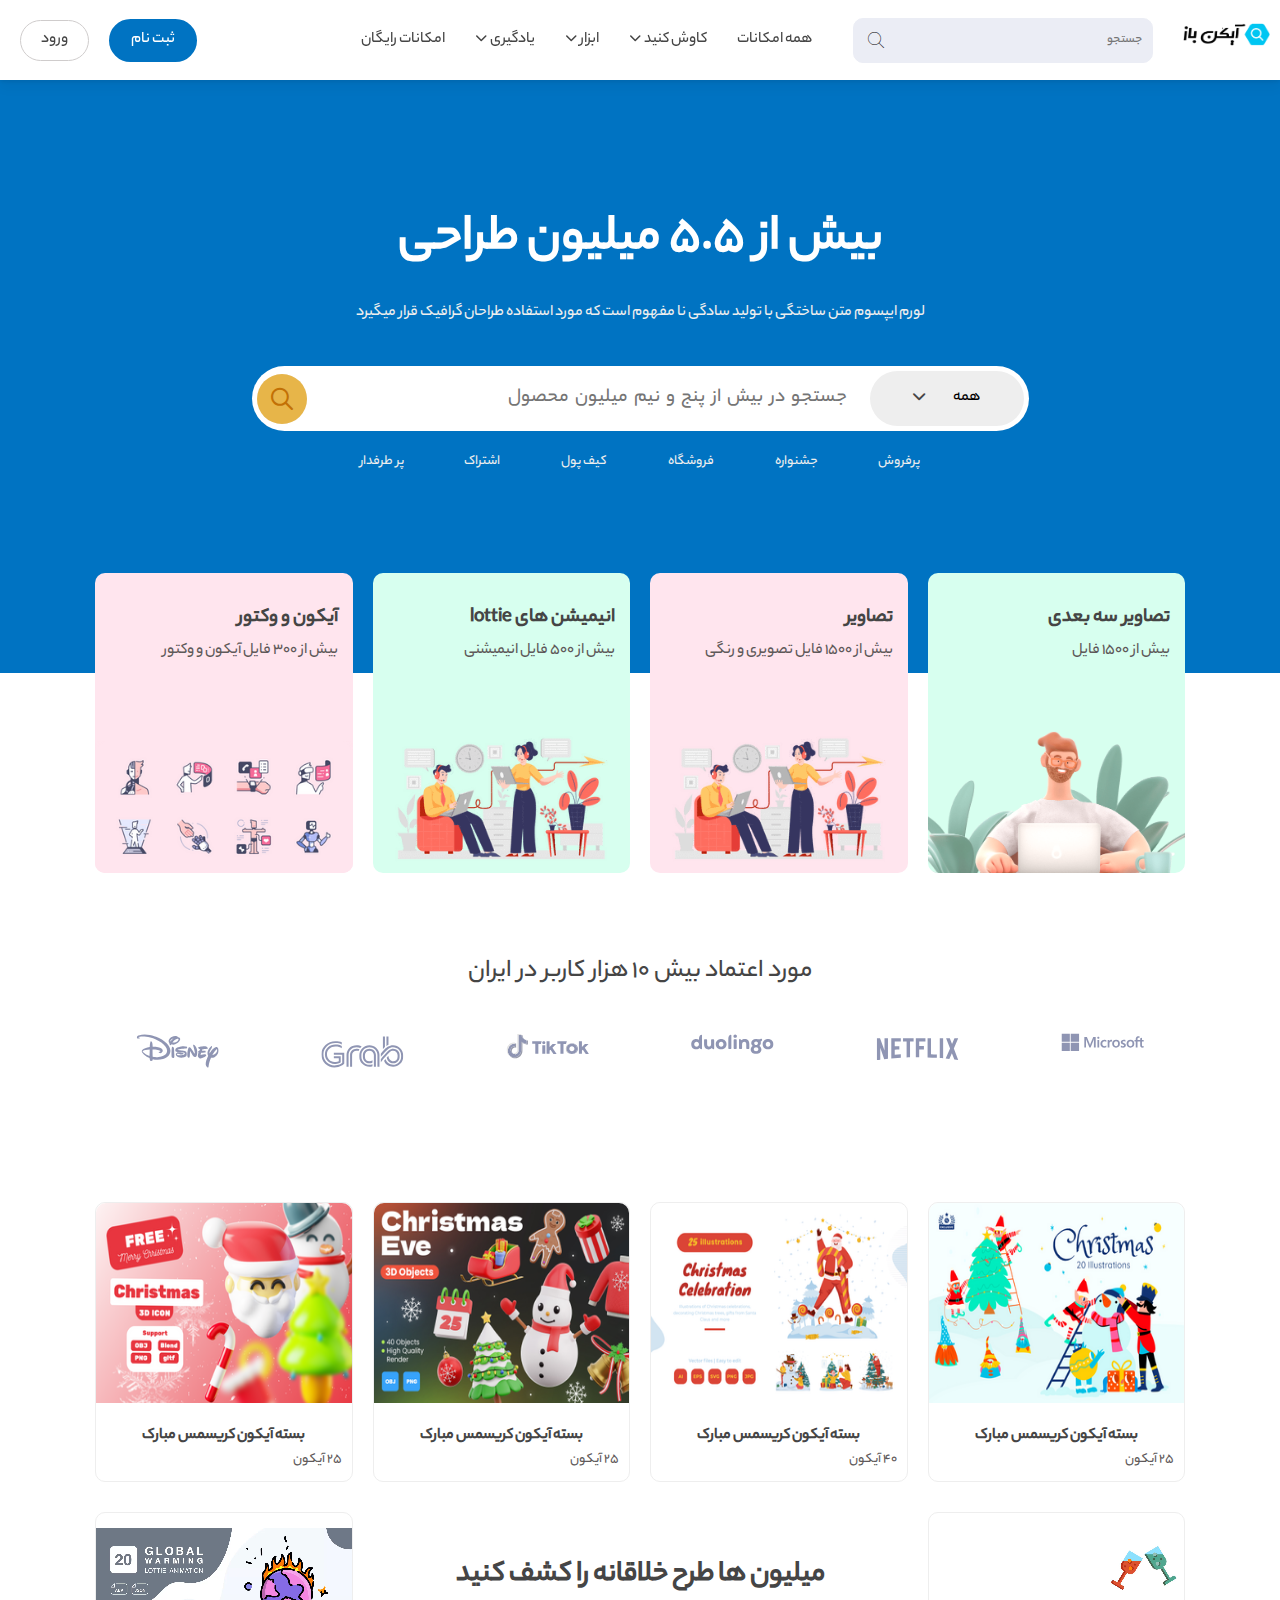
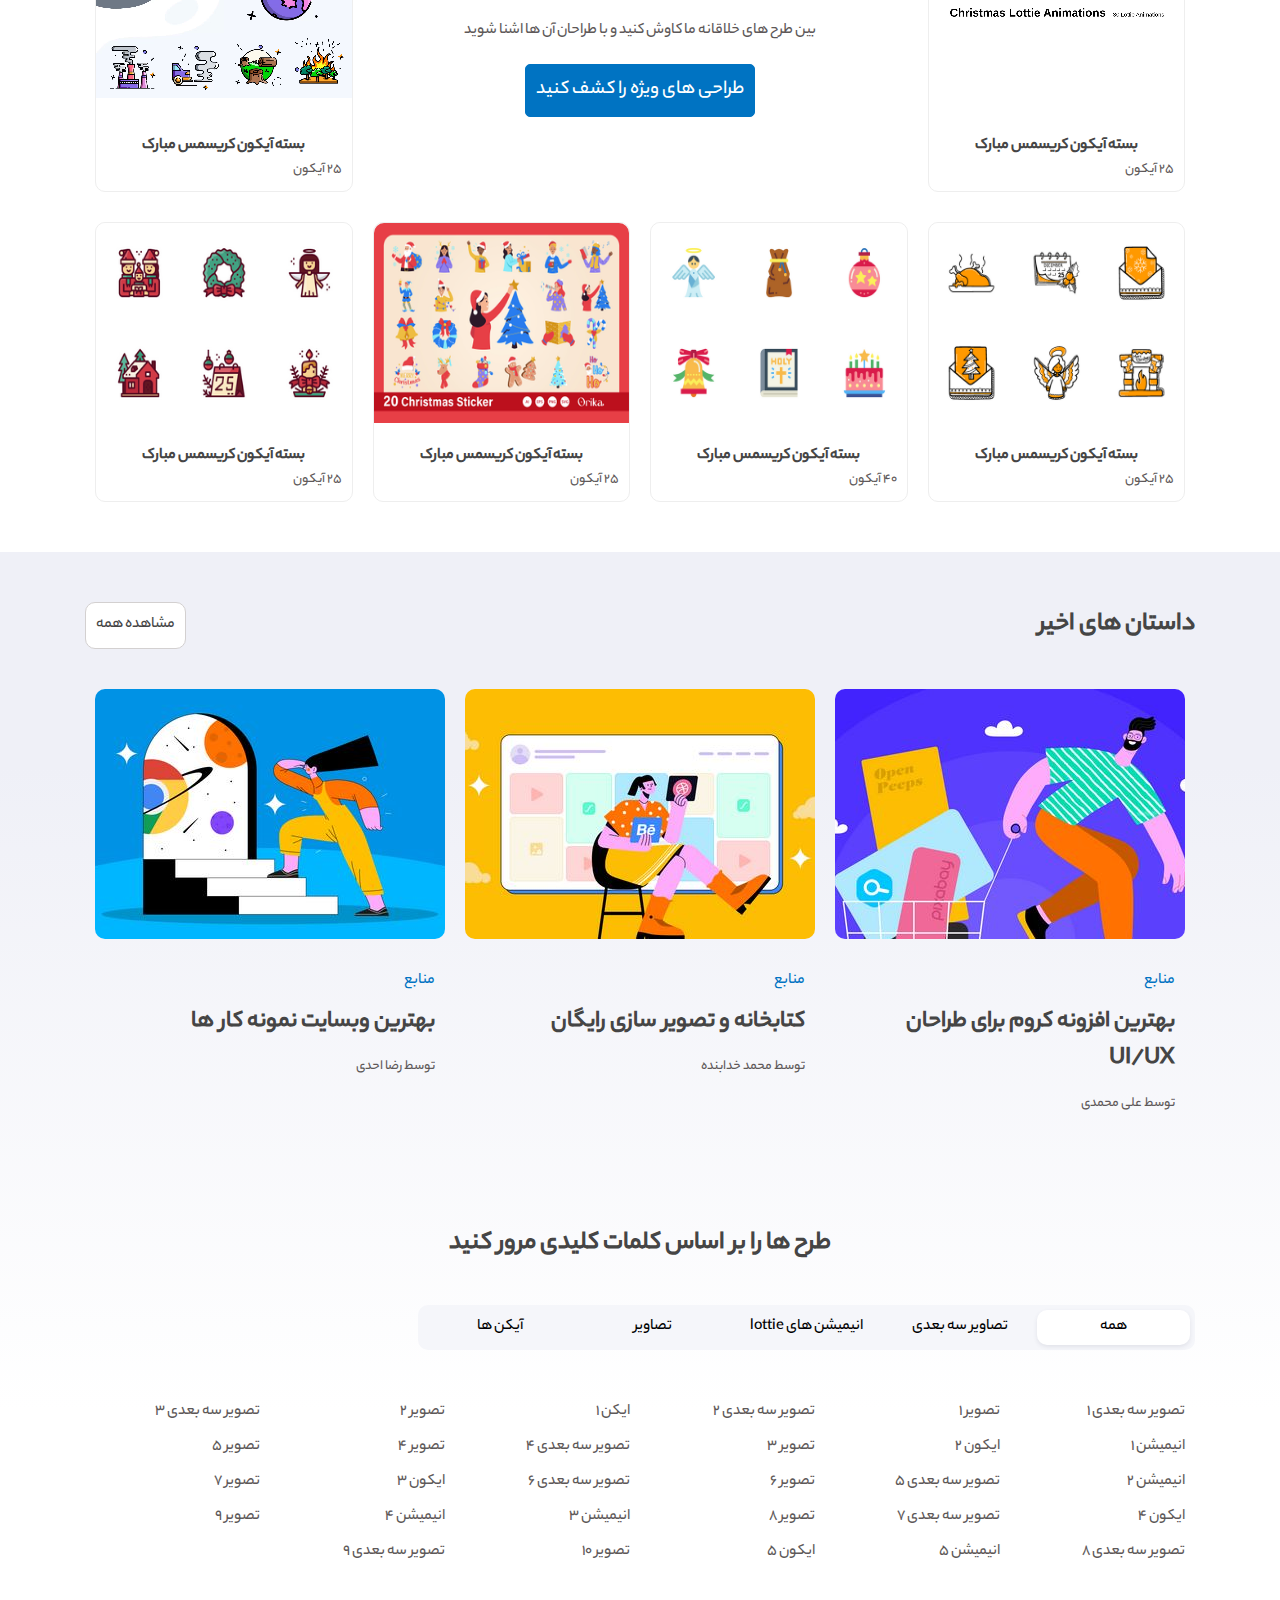
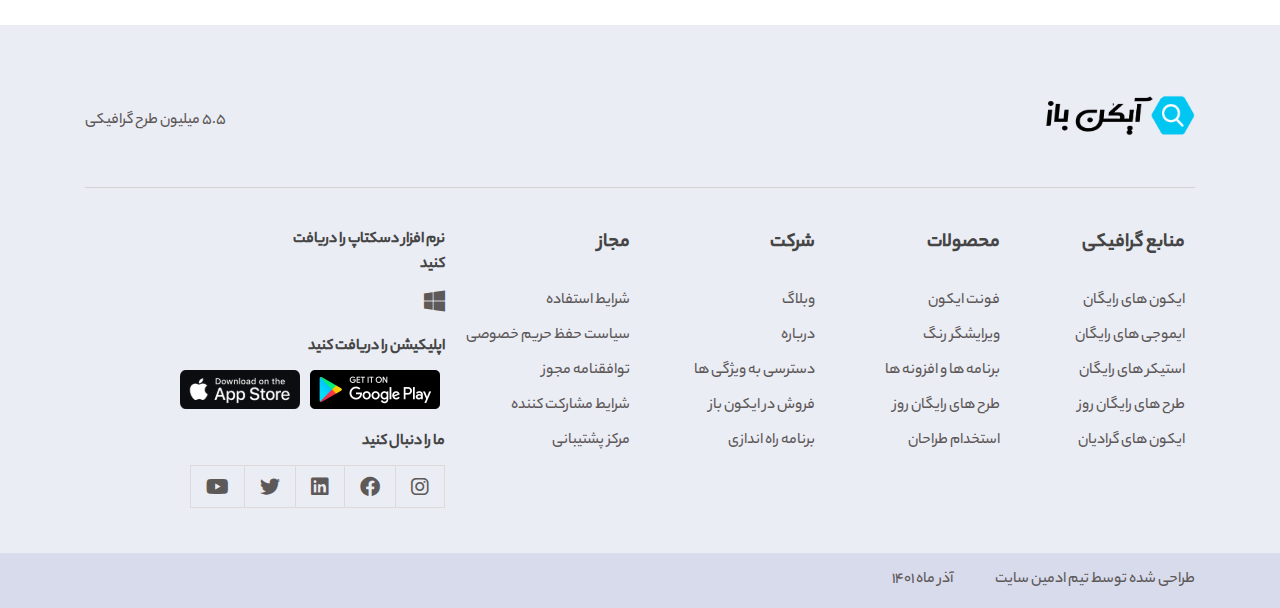
<file: index.html>
<!DOCTYPE html>
<html lang="en">

<head>
    <meta charset="UTF-8">
    <meta http-equiv="X-UA-Compatible" content="IE=edge">
    <meta name="viewport" content="width=device-width, initial-scale=1.0">
    <title>Home</title>
    <link rel="stylesheet" href="./style/general.css">
    <link rel="stylesheet" href="./style/style.css">
    <link rel="stylesheet" href="./style/responsive.css">
    <link rel="stylesheet" href="./pro/css/all.css">

</head>

<body>

    <div class="overlay"></div>
    <div class="responsive-navbar">
        <ul class="responsive-links">
            <div class="title">
                <div class="text">کاوش کنید</div><i class="fas fa-times close-btn"></i>
            </div>
            <li><a class="link" href="">تصاویر سه بعدی</a></li>
            <li><a class="link" href=""> انیمیشن های lottie</a> </li>
            <li><a class="link" href=""> تصاویر</a></li>
            <li><a class="link" href="">نماد ها</a> </li>
            <li><a class="link" href="">برنامه ها و افزونه ها</a> </li>
            <li><a class="link" href=""> فروش در آیکون باز</a> </li>
            <li><a class="link" href="">نماد ها</a> </li>
            <li><a class="link" href=""> سفارشی سازی سفارشات</a> </li>
            <li><a class="link" href=""> وبلاگ</a> </li>
            <li><a class="link" href=""> تماس با ما</a> </li>

        </ul>
    </div>

    <!-- //navbar -->
    <nav class="navbar">
        <div class="navbar-container">
            <div class="row align-items-center">
                <div class=" col-2 col-xxl-3 col-xl-3 col-lg-2 col-md-1 col-sm-2 resposive-menu-btn">
                    <div class="btn">
                        <i class="fas fa-bars"></i>
                    </div>
                </div>
                <div class="col-5 col-xxl-1 col-xl-1 col-lg-2 col-md-5 col-sm-5">
                    <div class="logo"><img src="./image/logo/Logo.png" alt=""></div>
                </div>
                <div class="col-12 col-xxl-3 col-xl-3 col-lg-2 col-md-12 col-sm-12 search">



                    <div class="nav-search-box">
                        <input type="text" class="text" placeholder="جستجو">
                        <i class="fa-thin fa-magnifying-glass"></i>
                        <div class="result-page">
                            <ul>
                                <li><a href="">انمیشن</a></li>
                                <li><a href="">انمیشن</a></li>
                                <li><a href="">انمیشن</a></li>
                                <li><a href="">انمیشن</a></li>
                            </ul>
                        </div>
                    </div>
                </div>
                <div class="col-5 col-xxl-5 col-xl-5 col-lg-5 col-md-6 col-sm-6 menu">

                    <ul class="links">
                        <li><a class="nav-link" href="">همه امکانات</a></li>
                        <li class="explore">
                            <a class="nav-link" href="#">
                                <div class="text">کاوش کنید</div>
                                <i style="font-size: 12px; display: flex; align-items: center; margin-top: -5px;margin-right: 3px;"
                                    class="fas fa-chevron-down"></i>
                            </a>

                            <div class="drop-menu-explore">
                                <div class="row">
                                    <div class="col-xxl-2 col-xl-2 col-lg-2 col-md-12 col-sm-12">
                                        <div class="drop-menu-explore-item">
                                            <a href="">
                                                <div class="title">تصاویر سه بعدی</div>
                                                <div class="img"><img src="./image/3d.webp" alt=""></div>

                                            </a>
                                            <div class="grouping">
                                                <ul class="list">
                                                    <li><a href="">تصاویر سه بعدی رایگان</a></li>
                                                    <li><a href="">تصاویر سه بعدی برجسته</a></li>
                                                    <li><a href="">تصاویر سه بعدی پولی</a></li>
                                                </ul>
                                            </div>
                                        </div>
                                    </div>
                                    <div class="col-xxl-2 col-xl-2 col-lg-2 col-md-12 col-sm-12">
                                        <div class="drop-menu-explore-item">
                                            <a href="">
                                                <div class="title">تصاویر </div>
                                                <div class="img"><img
                                                        src="./image/stories/Cover_20-Best-Chrome-Extensions-for-Designers--2-.jpg"
                                                        alt=""></div>

                                            </a>
                                            <div class="grouping">
                                                <ul class="list">
                                                    <li><a href="">تصاویر رایگان</a></li>
                                                    <li><a href="">تصاویر برجسته</a></li>
                                                    <li><a href="">تصاویر پولی</a></li>
                                                </ul>
                                            </div>
                                        </div>
                                    </div>
                                    <div class="col-xxl-2 col-xl-2 col-lg-2 col-md-12 col-sm-12">
                                        <div class="drop-menu-explore-item">
                                            <a href="">
                                                <div class="title">ایکون ها </div>
                                                <div class="img"><img src="./image/grouping/Icons.webp" alt="">
                                                </div>

                                            </a>
                                            <div class="grouping">
                                                <ul class="list">
                                                    <li><a href="">ایکون رایگان</a></li>
                                                    <li><a href="">ایکون های ویژه</a></li>
                                                    <li><a href="">ایکون های پولی</a></li>
                                                </ul>
                                            </div>
                                        </div>
                                    </div>
                                    <div class="col-xxl-2 col-xl-2 col-lg-2 col-md-12 col-sm-12">
                                        <div class="drop-menu-explore-item">
                                            <a href="">
                                                <div class="title">یونیکون ها</div>
                                                <div class="img"><img src="./image/unicons-offer.webp" alt=""></div>

                                            </a>
                                            <div class="grouping">
                                                <ul class="list">
                                                    <li><a href="">یونیکون های رایگان</a></li>
                                                    <li><a href="">یونیکون های برجسته</a></li>
                                                    <li><a href="">یونیکون هی پولی</a></li>
                                                </ul>
                                            </div>
                                        </div>
                                    </div>
                                    <div class="col-xxl-2 col-xl-2 col-lg-2 col-md-12 col-sm-12">
                                        <div class="drop-menu-explore-item">
                                            <a href="">
                                                <div class="title">انیمیشن ها </div>
                                                <div class="img"><img src="./image/get-started.webp" alt=""></div>

                                            </a>
                                            <div class="grouping">
                                                <ul class="list">
                                                    <li><a href="">انیمیشن های رایگان</a></li>
                                                    <li><a href="">انیمیشن های برجسته</a></li>
                                                    <li><a href="">انیمیشن های پولی</a></li>
                                                </ul>
                                            </div>
                                        </div>
                                    </div>
                                    <div class="col-xxl-2 col-xl-2 col-lg-2 col-md-12 col-sm-12">
                                        <div class="drop-menu-explore-item">
                                            <a href="">
                                                <div class="title">تصاویر سه بعدی</div>
                                                <div class="img"><img src="./image/3d.webp" alt=""></div>

                                            </a>
                                            <div class="grouping">
                                                <ul class="list">
                                                    <li><a href="">تصاویر سه بعدی رایگان</a></li>
                                                    <li><a href="">تصاویر سه بعدی برجسته</a></li>
                                                    <li><a href="">تصاویر سه بعدی پولی</a></li>
                                                </ul>
                                            </div>
                                        </div>
                                    </div>
                                </div>

                            </div>
                        </li>
                        <li class="tools">
                            <a class="nav-link" href="#">
                                <div class="text">ابزار</div>
                                <i style="font-size: 12px; display: flex; align-items: center; margin-top: -5px;margin-right: 3px;"
                                    class="fas fa-chevron-down"></i>

                            </a>
                            <div class="drop-menu-tools">
                                <div class="title">پلاگین ها</div>
                                <div class="row">
                                    <div class="col-xxl-4 col-xl-4 col-lg-4 col-md-6 col-sm-12">
                                        <ul class="drop-menu-tools-items">
                                            <li class="item">
                                                <a href="">
                                                    <div class="text">ورد پرس</div><i class="fab fa-wordpress"></i>
                                                </a>
                                            </li>
                                            <li class="item">
                                                <a href="">
                                                    <div class="text">ورد پرس</div><i class="fab fa-wordpress"></i>
                                                </a>
                                            </li>
                                            <li class="item">
                                                <a href="">
                                                    <div class="text">ورد پرس</div><i class="fab fa-wordpress"></i>
                                                </a>
                                            </li>
                                            <li class="item">
                                                <a href="">
                                                    <div class="text">ورد پرس</div><i class="fab fa-wordpress"></i>
                                                </a>
                                            </li>
                                            <li class="item">
                                                <a href="">
                                                    <div class="text">ورد پرس</div><i class="fab fa-wordpress"></i>
                                                </a>
                                            </li>
                                            <li class="item">
                                                <a href="">
                                                    <div class="text">ورد پرس</div><i class="fab fa-wordpress"></i>
                                                </a>
                                            </li>
                                        </ul>
                                    </div>
                                    <div class="col-xxl-4 col-xl-4 col-lg-4 col-md-6 col-sm-12">
                                        <ul class="drop-menu-tools-items">
                                            <li class="item">
                                                <a href="">
                                                    <div class="text">ورد پرس</div><i class="fab fa-wordpress"></i>
                                                </a>
                                            </li>
                                            <li class="item">
                                                <a href="">
                                                    <div class="text">ورد پرس</div><i class="fab fa-wordpress"></i>
                                                </a>
                                            </li>
                                            <li class="item">
                                                <a href="">
                                                    <div class="text">ورد پرس</div><i class="fab fa-wordpress"></i>
                                                </a>
                                            </li>
                                            <li class="item">
                                                <a href="">
                                                    <div class="text">ورد پرس</div><i class="fab fa-wordpress"></i>
                                                </a>
                                            </li>
                                            <li class="item">
                                                <a href="">
                                                    <div class="text">ورد پرس</div><i class="fab fa-wordpress"></i>
                                                </a>
                                            </li>
                                            <li class="item">
                                                <a href="">
                                                    <div class="text">ورد پرس</div><i class="fab fa-wordpress"></i>
                                                </a>
                                            </li>
                                        </ul>
                                    </div>
                                    <div class="col-xxl-4 col-xl-4 col-lg-4 col-md-6 col-sm-12">
                                        <ul class="drop-menu-tools-items">
                                            <li class="item">
                                                <a href="">
                                                    <div class="text">ورد پرس</div><i class="fab fa-wordpress"></i>
                                                </a>
                                            </li>
                                            <li class="item">
                                                <a href="">
                                                    <div class="text">ورد پرس</div><i class="fab fa-wordpress"></i>
                                                </a>
                                            </li>
                                            <li class="item">
                                                <a href="">
                                                    <div class="text">ورد پرس</div><i class="fab fa-wordpress"></i>
                                                </a>
                                            </li>
                                            <li class="item">
                                                <a href="">
                                                    <div class="text">ورد پرس</div><i class="fab fa-wordpress"></i>
                                                </a>
                                            </li>
                                            <li class="item">
                                                <a href="">
                                                    <div class="text">ورد پرس</div><i class="fab fa-wordpress"></i>
                                                </a>
                                            </li>
                                            <li class="item">
                                                <a href="">
                                                    <div class="text">ورد پرس</div><i class="fab fa-wordpress"></i>
                                                </a>
                                            </li>
                                        </ul>
                                    </div>
                                </div>
                            </div>

                        </li>
                        <li class="learn">
                            <a class="nav-link" href="#">
                                <div class="text">یادگیری</div>
                                <i style="font-size: 12px; display: flex; align-items: center; margin-top: -5px;margin-right: 3px;"
                                    class="fas fa-chevron-down"></i>
                            </a>
                            <div class="drop-menu-learn">
                                <ul class="learn-link">
                                    <li><a href="">وبلاگ</a></li>
                                    <li><a href="">آموزش</a></li>
                                </ul>
                            </div>
                        </li>
                        <li><a class="nav-link" href="">امکانات رایگان</a></li>

                    </ul>
                </div>

                <div class="col-4 col-xxl-3 col-xl-3 col-lg-3 col-md-5 col-sm-5">
                    <div class="auth">
                        <a class="register-btn btn" href="">ثبت نام</a>
                        <a class="login-btn btn" href="">ورود</a>
                        <a href="" class="icon">
                            <i class="fa-solid fa-arrow-right-to-bracket"></i>
                        </a>
                    </div>

                </div>
            </div>
        </div>
    </nav>

    <!-- //intro -->
    <section class="intro">
        <div class="container">
            <div class="intro-item">
                <div class="intro-title">
                    <h1>بیش از 5.5 میلیون طراحی</h1>
                </div>
                <div class="intro-desc">لورم ایپسوم متن ساختگی با تولید سادگی نا مفهوم است که مورد استفاده طراحان گرافیک
                    قرار میگیرد</div>
                <form action="">
                    <div class="search-box">
                        <div class="search-select">
                            <div class="default">همه</div>
                            <div class="icon"><i class="fas fa-chevron-down"></i></div>
                            <input type="hidden" class="value" default-value="">
                            <ul class="drop-menu">
                                <li class="option" data-value="all">همه</li>
                                <li class="option" data-value="picture">تصاویر</li>
                                <li class="option" data-value="animation">انیمیشن های lottie</li>
                                <li class="option" data-value="3D-picture">تصاویر سه بعدی</li>
                                <li class="option" data-value="icon">آیکون ها</li>
                            </ul>
                        </div>
                        <div class="search-value"><input type="text"
                                placeholder="جستجو در بیش از پنج و نیم میلیون محصول">
                        </div>
                        <button class="submit" type="submit">
                            <div class="search-icon"><i class="fas fa-search"></i></div>
                        </button>

                    </div>

                </form>
                <div class="tags">
                    <ul class="row">
                        <li><a href="">پرفروش</a></li>
                        <li><a href="">جشنواره</a></li>
                        <li><a href="">فروشگاه</a></li>
                        <li><a href="">کیف پول</a></li>
                        <li><a href="">اشتراک</a></li>
                        <li><a href="">پر طرفدار</a></li>
                    </ul>
                </div>
            </div>
        </div>
    </section>

    <!-- //categories -->

    <section class="categories">
        <div class="container">
            <div class="row align-items-center justify-content-space-between">

                <div class="col-12 col-xxl-3 col-xl-3 col-lg-3 col-md-6 col-sm-6">
                    <div class="category-item green">
                        <a href="">
                            <div class="category-item-title">
                                <div class="name">تصاویر سه بعدی</div>
                                <div class="desc">بیش از 1500 فایل</div>
                            </div>
                            <div class="category-item-img">
                                <img src="./image/grouping/3D_picture.webp" alt="">
                            </div>
                        </a>
                    </div>
                </div>
                <div class="col-12 col-xxl-3 col-xl-3 col-lg-3 col-md-6 col-sm-6">
                    <div class="category-item red">
                        <a href="">
                            <div class="category-item-title">
                                <div class="name">تصاویر </div>
                                <div class="desc">بیش از 1500 فایل تصویری و رنگی</div>
                            </div>
                            <div class="category-item-img">
                                <img src="./image/grouping/picture.webp" alt="">
                            </div>
                        </a>
                    </div>
                </div>

                <div class="col-12 col-xxl-3 col-xl-3 col-lg-3 col-md-6 col-sm-6">
                    <div class="category-item green">
                        <a href="">
                            <div class="category-item-title">
                                <div class="name">انیمیشن های lottie</div>
                                <div class="desc">بیش از 500 فایل انیمیشنی</div>
                            </div>
                            <div class="category-item-img">
                                <img src="./image/grouping/picture.webp" alt="">
                            </div>
                        </a>
                    </div>
                </div>


                <div class="col-12 col-xxl-3 col-xl-3 col-lg-3 col-md-6 col-sm-6">
                    <div class="category-item red">
                        <a href="">
                            <div class="category-item-title">
                                <div class="name">آیکون و وکتور</div>
                                <div class="desc">بیش از 300 فایل آیکون و وکتور</div>
                            </div>
                            <div class="category-item-img">
                                <img src="./image/grouping/Icons.webp" alt="">
                            </div>
                        </a>
                    </div>
                </div>



            </div>
        </div>
    </section>

    <!-- //users -->

    <section class="users">
        <div class="container">
            <div class="users-count">
                <p>مورد اعتماد بیش 10 هزار کاربر در ایران</p>
            </div>
            <div class="company row">
                <div class="col-4 col-xxl-2 col-xl-2 col-lg-2 col-md-4 col-sm-4">

                    <div class="item">
                        <img src="./image/brand/microsoft.c051f44.svg" alt="">
                    </div>

                </div>
                <div class="col-4 col-xxl-2 col-xl-2 col-lg-2 col-md-4 col-sm-4">
                    <div class="item">
                        <img src="./image/brand/netflix.41650dc.svg" alt="">
                    </div>

                </div>
                <div class="col-4 col-xxl-2 col-xl-2 col-lg-2 col-md-4 col-sm-4">
                    <div class="item">
                        <img src="./image/brand/duolingo.389f11b.svg" alt="">
                    </div>

                </div>
                <div class="col-4 col-xxl-2 col-xl-2 col-lg-2 col-md-4 col-sm-4">
                    <div class="item">
                        <img src="./image/brand/tiktok.1995b11.svg" alt="">
                    </div>

                </div>
                <div class="col-4 col-xxl-2 col-xl-2 col-lg-2 col-md-4 col-sm-4">
                    <div class="item">
                        <img src="./image/brand/grab.8b04447.svg" alt="">
                    </div>

                </div>
                <div class="col-4 col-xxl-2 col-xl-2 col-lg-2 col-md-4 col-sm-4">
                    <div class="item">
                        <img src="./image/brand/disney.042cf1c.svg" alt="">
                    </div>

                </div>
            </div>
        </div>
    </section>

    <!-- //discover -->

    <section class="discover">
        <div class="container position-discover">
            <div class="row mb-3">
                <div class="col-xxl-3 col-xl-3 col-lg-3 col-md-6 col-sm-12">
                    <div class="discover-item mt">
                        <a href="">
                            <div class="discover-item-title">
                                <div class="name">بسته آیکون کریسمس مبارک</div>
                                <div class="desc">25 آیکون</div>
                            </div>
                            <div class="discover-item-img">
                                <img src="./image/discover/christmas-2869-159223.webp" alt="">
                            </div>
                        </a>
                    </div>
                </div>
                <div class="col-xxl-3 col-xl-3 col-lg-3 col-md-6 col-sm-12">
                    <div class="discover-item mt two">
                        <a href="">
                            <div class="discover-item-title">
                                <div class="name">بسته آیکون کریسمس مبارک</div>
                                <div class="desc">40 آیکون</div>
                            </div>
                            <div class="discover-item-img">
                                <img src="./image//discover/christmas-day-greeting-64499.webp" alt="">
                            </div>
                        </a>
                    </div>
                </div>
                <div class="col-xxl-3 col-xl-3 col-lg-3 col-md-6 col-sm-12">
                    <div class="discover-item">
                        <a href="">
                            <div class="discover-item-title">
                                <div class="name">بسته آیکون کریسمس مبارک</div>
                                <div class="desc">25 آیکون</div>
                            </div>
                            <div class="discover-item-img">
                                <img src="./image/discover/christmas-eve-1-156573.webp" alt="">
                            </div>
                        </a>
                    </div>
                </div>
                <div class="col-xxl-3 col-xl-3 col-lg-3 col-md-6 col-sm-12">
                    <div class="discover-item">
                        <a href="">
                            <div class="discover-item-title">
                                <div class="name">بسته آیکون کریسمس مبارک</div>
                                <div class="desc">25 آیکون</div>
                            </div>
                            <div class="discover-item-img">
                                <img src="./image/discover/christmas-2870-159303.webp" alt="">
                            </div>
                        </a>
                    </div>
                </div>

            </div>


            <div class="row mb-3">
                <div class="col-xxl-3 col-xl-3 col-lg-3 col-md-6 col-sm-12">
                    <div class="discover-item">
                        <a href="">
                            <div class="discover-item-title">
                                <div class="name">بسته آیکون کریسمس مبارک</div>
                                <div class="desc">25 آیکون</div>
                            </div>
                            <div class="discover-item-video">
                                <video src="./image/christmas-2876-159559.mp4" autoplay loop muted></video>
                            </div>
                        </a>
                    </div>
                </div>
                <div class="col-xxl-6 col-xl-6 col-lg-12 col-md-12 col-sm-12 order">
                    <div class="title">
                        <div class="text">میلیون ها طرح خلاقانه را کشف کنید</div>
                        <div class="desc">بین طرح های خلاقانه ما کاوش کنید و با طراحان آن ها اشنا شوید</div>
                        <a href="" class="discover-link">
                            <p>طراحی های ویژه را کشف کنید </p>

                        </a>
                    </div>
                </div>

                <div class="col-xxl-3 col-xl-3 col-lg-3 col-md-6 col-sm-12">
                    <div class="discover-item">
                        <a href="">
                            <div class="discover-item-title">
                                <div class="name">بسته آیکون کریسمس مبارک</div>
                                <div class="desc">25 آیکون</div>
                            </div>
                            <div class="discover-item-video">
                                <video src="./image/global-warming-52-159560.mp4" autoplay loop muted></video>
                            </div>
                        </a>
                    </div>
                </div>

            </div>

            <div class="row">
                <div class="col-xxl-3 col-xl-3 col-lg-3 col-md-6 col-sm-12">
                    <div class="discover-item">
                        <a href="">
                            <div class="discover-item-title">
                                <div class="name">بسته آیکون کریسمس مبارک</div>
                                <div class="desc">25 آیکون</div>
                            </div>
                            <div class="discover-item-img">
                                <img src="./image/discover/christmas-2842-157315.webp" alt="">
                            </div>
                        </a>
                    </div>
                </div>
                <div class="col-xxl-3 col-xl-3 col-lg-3 col-md-6 col-sm-12">
                    <div class="discover-item">
                        <a href="">
                            <div class="discover-item-title">
                                <div class="name">بسته آیکون کریسمس مبارک</div>
                                <div class="desc">40 آیکون</div>
                            </div>
                            <div class="discover-item-img">
                                <img src="./image/discover/christmas-2864-158952.png" alt="">
                            </div>
                        </a>
                    </div>
                </div>
                <div class="col-xxl-3 col-xl-3 col-lg-3 col-md-6 col-sm-12 ">
                    <div class="discover-item last-mt">
                        <a href="">
                            <div class="discover-item-title">
                                <div class="name">بسته آیکون کریسمس مبارک</div>
                                <div class="desc">25 آیکون</div>
                            </div>
                            <div class="discover-item-img">
                                <img src="./image/discover/christmas-sticker-1-156666.webp" alt="">
                            </div>
                        </a>
                    </div>
                </div>
                <div class="col-xxl-3 col-xl-3 col-lg-3 col-md-6 col-sm-12">
                    <div class="discover-item last-mt">
                        <a href="">
                            <div class="discover-item-title">
                                <div class="name">بسته آیکون کریسمس مبارک</div>
                                <div class="desc">25 آیکون</div>
                            </div>
                            <div class="discover-item-img">
                                <img src="./image/discover/merry-christmas-42-158113.webp" alt="">
                            </div>
                        </a>
                    </div>
                </div>

            </div>
        </div>
    </section>

    <!-- //recent stories -->

    <div class="back-color-linear">

        <section class="recent-stories">
            <div class="container">
                <div class="title">
                    <div class="text">داستان های اخیر</div>
                    <a class="link" href="">مشاهده همه</a>

                </div>
                <div class="row stories">

                    <div class="col-xxl-4 col-xl-4 col-lg-4 col-md-6 col-sm-12">
                        <div class="story-item">
                            <a class="link" href="">
                                <div class="story-item-title">
                                    <div class="resource">منابع</div>
                                    <div class="name">بهترین افزونه کروم برای طراحان UI/UX </div>
                                    <div class="desc">توسط علی محمدی</div>
                                </div>
                                <div class="story-item-img">
                                    <img src="./image/stories/Cover_Free-Illustration-Libraries-and-Websites.jpg"
                                        alt="">
                                </div>
                            </a>
                        </div>
                    </div>
                    <div class="col-xxl-4 col-xl-4 col-lg-4 col-md-6 col-sm-12">
                        <div class="story-item">
                            <a class="link" href="">
                                <div class="story-item-title">
                                    <div class="resource">منابع</div>
                                    <div class="name">کتابخانه و تصویر سازی رایگان </div>
                                    <div class="desc">توسط محمد خدابنده</div>
                                </div>
                                <div class="story-item-img">
                                    <img src="./image/stories/Cover_Best-Portfolio-Websites.jpg" alt="">
                                </div>
                            </a>
                        </div>
                    </div>
                    <div class="col-xxl-4 col-xl-4 col-lg-4 col-md-6 col-sm-12">
                        <div class="story-item">
                            <a class="link" href="">
                                <div class="story-item-title">
                                    <div class="resource">منابع</div>
                                    <div class="name">بهترین وبسایت نمونه کار ها </div>
                                    <div class="desc">توسط رضا احدی</div>
                                </div>
                                <div class="story-item-img">
                                    <img src="./image/stories/Cover_20-Best-Chrome-Extensions-for-Designers--2-.jpg"
                                        alt="">
                                </div>
                            </a>
                        </div>
                    </div>






                </div>

            </div>
        </section>

        <!-- //keywords -->
        <section class="keywords">
            <div class="container">
                <div class="title">طرح ها را بر اساس کلمات کلیدی مرور کنید</div>
                <div class="tab-filter">
                    <ul>
                        <li class="tab active" data-status="all">همه</li>
                        <li class="tab" data-status="3D-picture">تصاویر سه بعدی</li>
                        <li class="tab" data-status="animation">انیمیشن های lottie</li>
                        <li class="tab" data-status="picture">تصاویر</li>
                        <li class="tab" data-status="icon">آیکن ها</li>

                    </ul>
                </div>
                <div class="result-keywords">
                    <div class="row">
                        <div class="col-6 col-xxl-2 col-xl-2 col-lg-2 col-md-6 col-sm-6">
                            <div class="keyword-item" data-value="3D-picture"><a href="">تصویر سه بعدی 1</a></div>
                        </div>
                        <div class="col-6 col-xxl-2 col-xl-2 col-lg-2 col-md-6 col-sm-6">
                            <div class="keyword-item" data-value="picture"><a href="">تصویر 1</a></div>
                        </div>
                        <div class="col-6 col-xxl-2 col-xl-2 col-lg-2 col-md-6 col-sm-6">
                            <div class="keyword-item" data-value="3D-picture"><a href="">تصویر سه بعدی 2</a></div>
                        </div>
                        <div class="col-6 col-xxl-2 col-xl-2 col-lg-2 col-md-6 col-sm-6">
                            <div class="keyword-item" data-value="icon"><a href="">ایکن 1</a></div>
                        </div>
                        <div class="col-6 col-xxl-2 col-xl-2 col-lg-2 col-md-6 col-sm-6">
                            <div class="keyword-item" data-value="picture"><a href="">تصویر 2</a></div>
                        </div>
                        <div class="col-6 col-xxl-2 col-xl-2 col-lg-2 col-md-6 col-sm-6">
                            <div class="keyword-item" data-value="3D-picture"><a href="">تصویر سه بعدی 3</a></div>
                        </div>
                        <div class="col-6 col-xxl-2 col-xl-2 col-lg-2 col-md-6 col-sm-6">
                            <div class="keyword-item" data-value="animation"><a href=""> انیمیشن 1</a></div>
                        </div>
                        <div class="col-6 col-xxl-2 col-xl-2 col-lg-2 col-md-6 col-sm-6">
                            <div class="keyword-item" data-value="icon"><a href="">ایکون 2</a></div>
                        </div>
                        <div class="col-6 col-xxl-2 col-xl-2 col-lg-2 col-md-6 col-sm-6">
                            <div class="keyword-item" data-value="picture"><a href="">تصویر 3</a></div>
                        </div>
                        <div class="col-6 col-xxl-2 col-xl-2 col-lg-2 col-md-6 col-sm-6">
                            <div class="keyword-item" data-value="3D-picture"><a href="">تصویر سه بعدی 4</a></div>
                        </div>
                        <div class="col-6 col-xxl-2 col-xl-2 col-lg-2 col-md-6 col-sm-6">
                            <div class="keyword-item" data-value="picture"><a href="">تصویر 4</a></div>
                        </div>
                        <div class="col-6 col-xxl-2 col-xl-2 col-lg-2 col-md-6 col-sm-6">
                            <div class="keyword-item" data-value="picture"><a href="">تصویر 5</a></div>
                        </div>
                        <div class="col-6 col-xxl-2 col-xl-2 col-lg-2 col-md-6 col-sm-6">
                            <div class="keyword-item" data-value="animation"><a href="">انیمیشن 2</a></div>
                        </div>
                        <div class="col-6 col-xxl-2 col-xl-2 col-lg-2 col-md-6 col-sm-6">
                            <div class="keyword-item" data-value="3D-picture"><a href="">تصویر سه بعدی 5</a></div>
                        </div>
                        <div class="col-6 col-xxl-2 col-xl-2 col-lg-2 col-md-6 col-sm-6">
                            <div class="keyword-item" data-value="picture"><a href="">تصویر 6</a></div>
                        </div>
                        <div class="col-6 col-xxl-2 col-xl-2 col-lg-2 col-md-6 col-sm-6">
                            <div class="keyword-item" data-value="3D-picture"><a href="">تصویر سه بعدی 6</a></div>
                        </div>
                        <div class="col-6 col-xxl-2 col-xl-2 col-lg-2 col-md-6 col-sm-6">
                            <div class="keyword-item" data-value="icon"><a href=""> ایکون 3</a></div>
                        </div>
                        <div class="col-6 col-xxl-2 col-xl-2 col-lg-2 col-md-6 col-sm-6">
                            <div class="keyword-item" data-value="picture"><a href="">تصویر 7</a></div>
                        </div>
                        <div class="col-6 col-xxl-2 col-xl-2 col-lg-2 col-md-6 col-sm-6">
                            <div class="keyword-item" data-value="icon"><a href="">ایکون 4</div>
                        </div>
                        <div class="col-6 col-xxl-2 col-xl-2 col-lg-2 col-md-6 col-sm-6">
                            <div class="keyword-item" data-value="3D-picture"><a href="">تصویر سه بعدی 7</a></div>
                        </div>
                        <div class="col-6 col-xxl-2 col-xl-2 col-lg-2 col-md-6 col-sm-6">
                            <div class="keyword-item" data-value="picture"><a href="">تصویر 8</a></div>
                        </div>
                        <div class="col-6 col-xxl-2 col-xl-2 col-lg-2 col-md-6 col-sm-6">
                            <div class="keyword-item" data-value="animation"><a href="">انیمیشن 3</a></div>
                        </div>
                        <div class="col-6 col-xxl-2 col-xl-2 col-lg-2 col-md-6 col-sm-6">
                            <div class="keyword-item" data-value="animation"><a href=""> انیمیشن 4</a></div>
                        </div>
                        <div class="col-6 col-xxl-2 col-xl-2 col-lg-2 col-md-6 col-sm-6">
                            <div class="keyword-item" data-value="picture"><a href="">تصویر 9</a></div>
                        </div>
                        <div class="col-6 col-xxl-2 col-xl-2 col-lg-2 col-md-6 col-sm-6">
                            <div class="keyword-item" data-value="3D-picture"><a href="">تصویر سه بعدی 8</a></div>
                        </div>
                        <div class="col-6 col-xxl-2 col-xl-2 col-lg-2 col-md-6 col-sm-6">
                            <div class="keyword-item" data-value="animation"><a href="">انیمیشن 5</a></div>
                        </div>
                        <div class="col-6 col-xxl-2 col-xl-2 col-lg-2 col-md-6 col-sm-6">
                            <div class="keyword-item" data-value="icon"><a href=""> ایکون 5</a></div>
                        </div>
                        <div class="col-6 col-xxl-2 col-xl-2 col-lg-2 col-md-6 col-sm-6">
                            <div class="keyword-item" data-value="picture"><a href="">تصویر 10</a></div>
                        </div>
                        <div class="col-6 col-xxl-2 col-xl-2 col-lg-2 col-md-6 col-sm-6">
                            <div class="keyword-item" data-value="3D-picture"><a href="">تصویر سه بعدی 9</a></div>
                        </div>




                    </div>
                </div>
            </div>
        </section>
    </div>

    <!-- //footer -->

    <footer>
        <div class="container">
            <div class="head-footer">
                <div class="count">5.5 میلیون طرح گرافیکی</div>
                <div class="logo"><img src="./image/logo/Logo.png" alt=""></div>
            </div>
            <div class="footer-content">
                <div class="row">
                    <div class="col-xxl-2 col-xl-2 col-lg-2 col-lg-2 col-md-3 col-sm-3">
                        <div class="graphic-source footer-content-item">
                            <ul class="list">
                                <div class="title">منابع گرافیکی</div>
                                <li><a href="">ایکون های رایگان</a></li>
                                <li><a href="">ایموجی های رایگان</a></li>
                                <li><a href="">استیکر های رایگان</a></li>
                                <li><a href="">طرح های رایگان روز</a></li>
                                <li><a href="">ایکون های گرادیان</a></li>
                            </ul>
                        </div>
                    </div>
                    <div class="col-xxl-2 col-xl-2 col-lg-2 col-lg-2 col-md-3 col-sm-3">
                        <div class="products footer-content-item">
                            <ul class="list">
                                <div class="title">محصولات</div>
                                <li><a href="">فونت ایکون</a></li>
                                <li><a href="">ویرایشگر رنگ</a></li>
                                <li><a href="">برنامه ها و افزونه ها</a></li>
                                <li><a href="">طرح های رایگان روز</a></li>
                                <li><a href="">استخدام طراحان</a></li>
                            </ul>
                        </div>
                    </div>
                    <div class="col-xxl-2 col-xl-2 col-lg-2 col-lg-2 col-md-3 col-sm-3">
                        <div class="company footer-content-item">
                            <ul class="list">
                                <div class="title">شرکت</div>
                                <li><a href="">وبلاگ</a></li>
                                <li><a href=""> درباره</a></li>
                                <li><a href="">دسترسی به ویژگی ها</a></li>
                                <li><a href="">فروش در ایکون باز</a></li>
                                <li><a href=""> برنامه راه اندازی</a></li>
                            </ul>
                        </div>
                    </div>
                    <div class="col-xxl-2 col-xl-2 col-lg-2 col-lg-2 col-md-3 col-sm-3">
                        <div class="allowed footer-content-item">
                            <ul class="list">
                                <div class="title">مجاز</div>
                                <li><a href="">شرایط استفاده</a></li>
                                <li><a href=""> سیاست حفظ حریم خصوصی</a></li>
                                <li><a href="">توافقنامه مجوز</a></li>
                                <li><a href="">شرایط مشارکت کننده</a></li>
                                <li><a href="">مرکز پشتیبانی</a></li>
                            </ul>
                        </div>
                    </div>
                    <div class="col-xxl-2 col-xl-2 col-lg-2 col-lg-2 col-md-3 col-sm-12">
                        <div class="contact-us footer-content-item">
                            <div class="windows">
                                <div class="title">نرم افزار دسکتاپ را دریافت کنید</div>
                                <a href="" class="link"><i class="fab fa-windows"></i></a>
                            </div>
                            <div class="application">
                                <div class="title">اپلیکیشن را دریافت کنید</div>
                                <div class="links">
                                    <a href=""><img src="./image/brand/playstore.svg" alt=""></a>
                                    <a href=""><img src="./image/brand/appstore.svg" alt=""></a>
                                </div>
                            </div>
                            <div class="social">
                                <div class="title">ما را دنبال کنید</div>
                                <ul class="list">
                                    <li><a href=""><i class="fab fa-instagram"></i></a></li>
                                    <li class="border-rigth"><a href=""><i class="fab fa-facebook"></i></a></li>
                                    <li class="border-rigth"><a href=""><i class="fab fa-linkedin"></i></a></li>
                                    <li class="border-rigth"><a href=""><i class="fab fa-twitter"></i></a></li>
                                    <li class="border-rigth"><a href=""><i class="fab fa-youtube"></i></a></li>
                                </ul>
                            </div>
                        </div>
                    </div>
                </div>
            </div>
        </div>
        <div class="copy-right">
            <div class="container">
                <div class="made">طراحی شده توسط تیم ادمین سایت <span class="date">آذر ماه 1401</span></div>

            </div>
        </div>
    </footer>
    <script src="./js/script.js"></script>
    <script src="./js/home.js"></script>

</body>

</html>
</file>
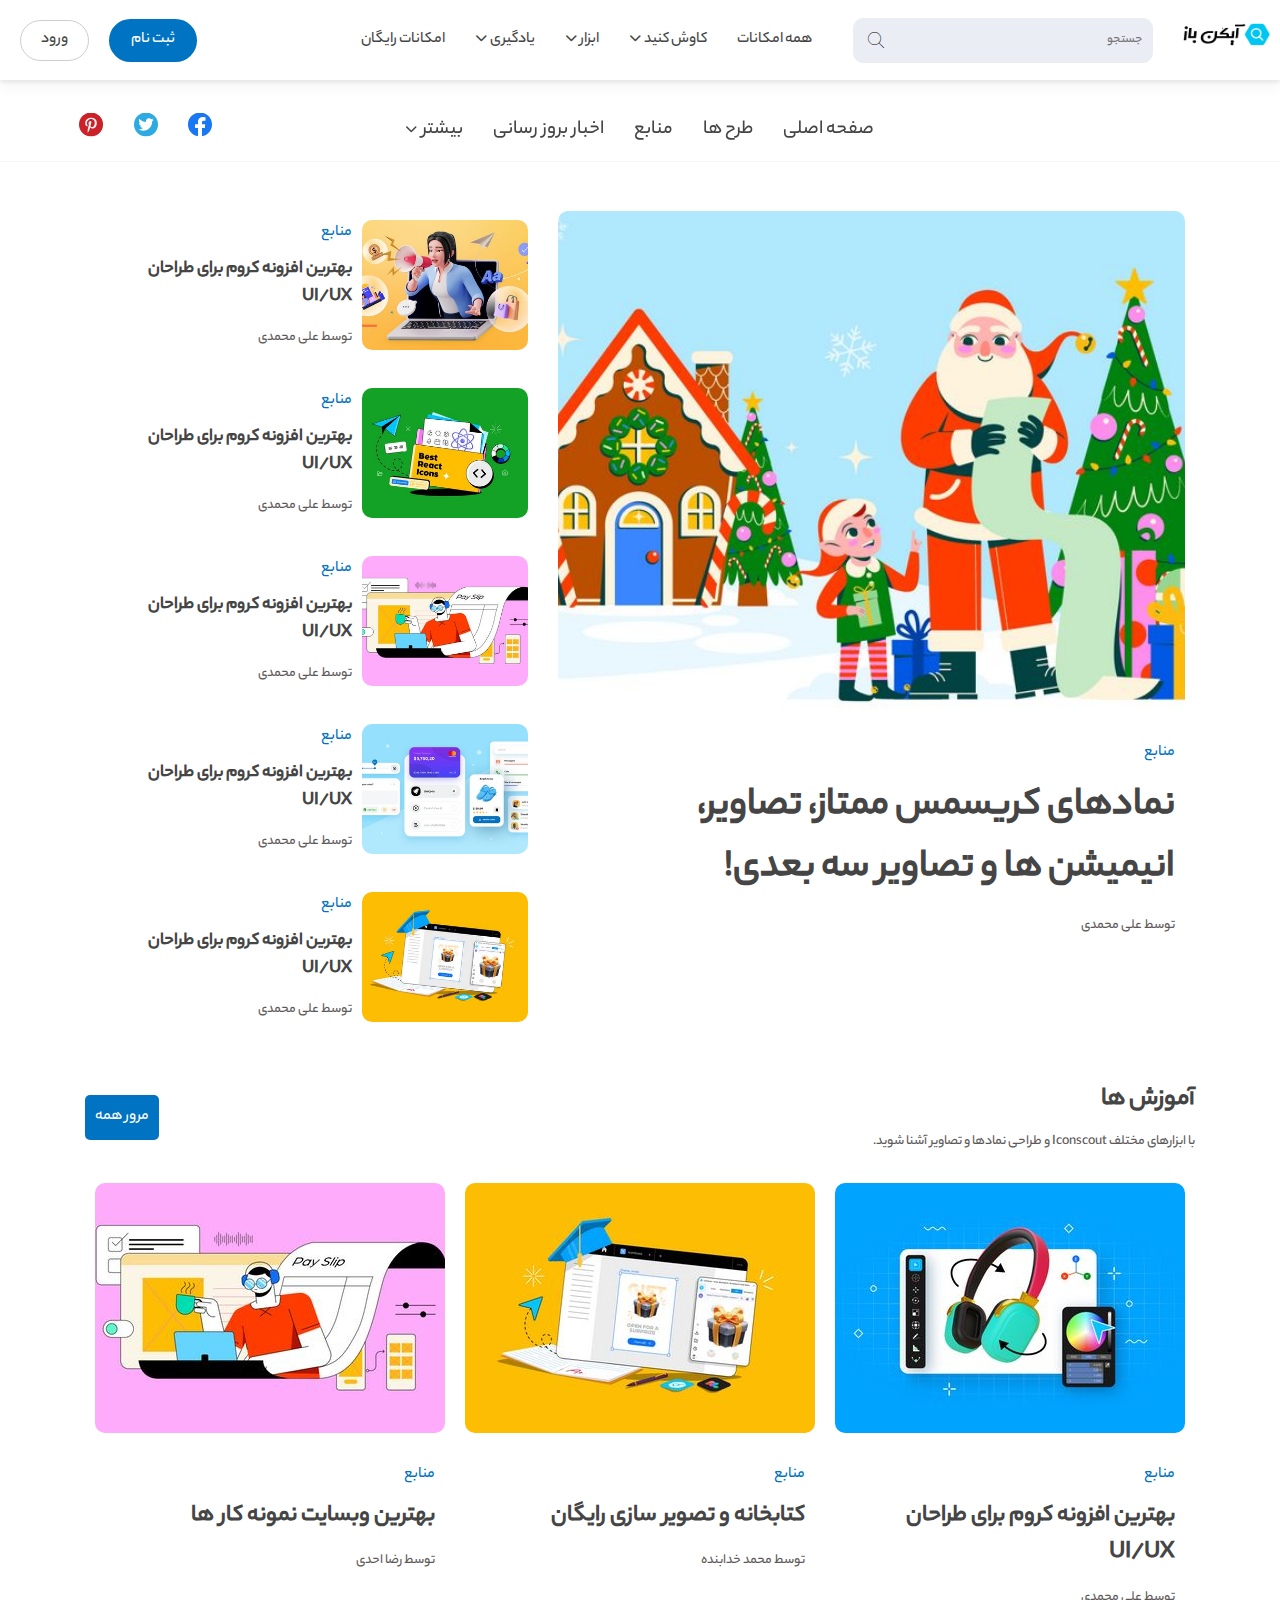
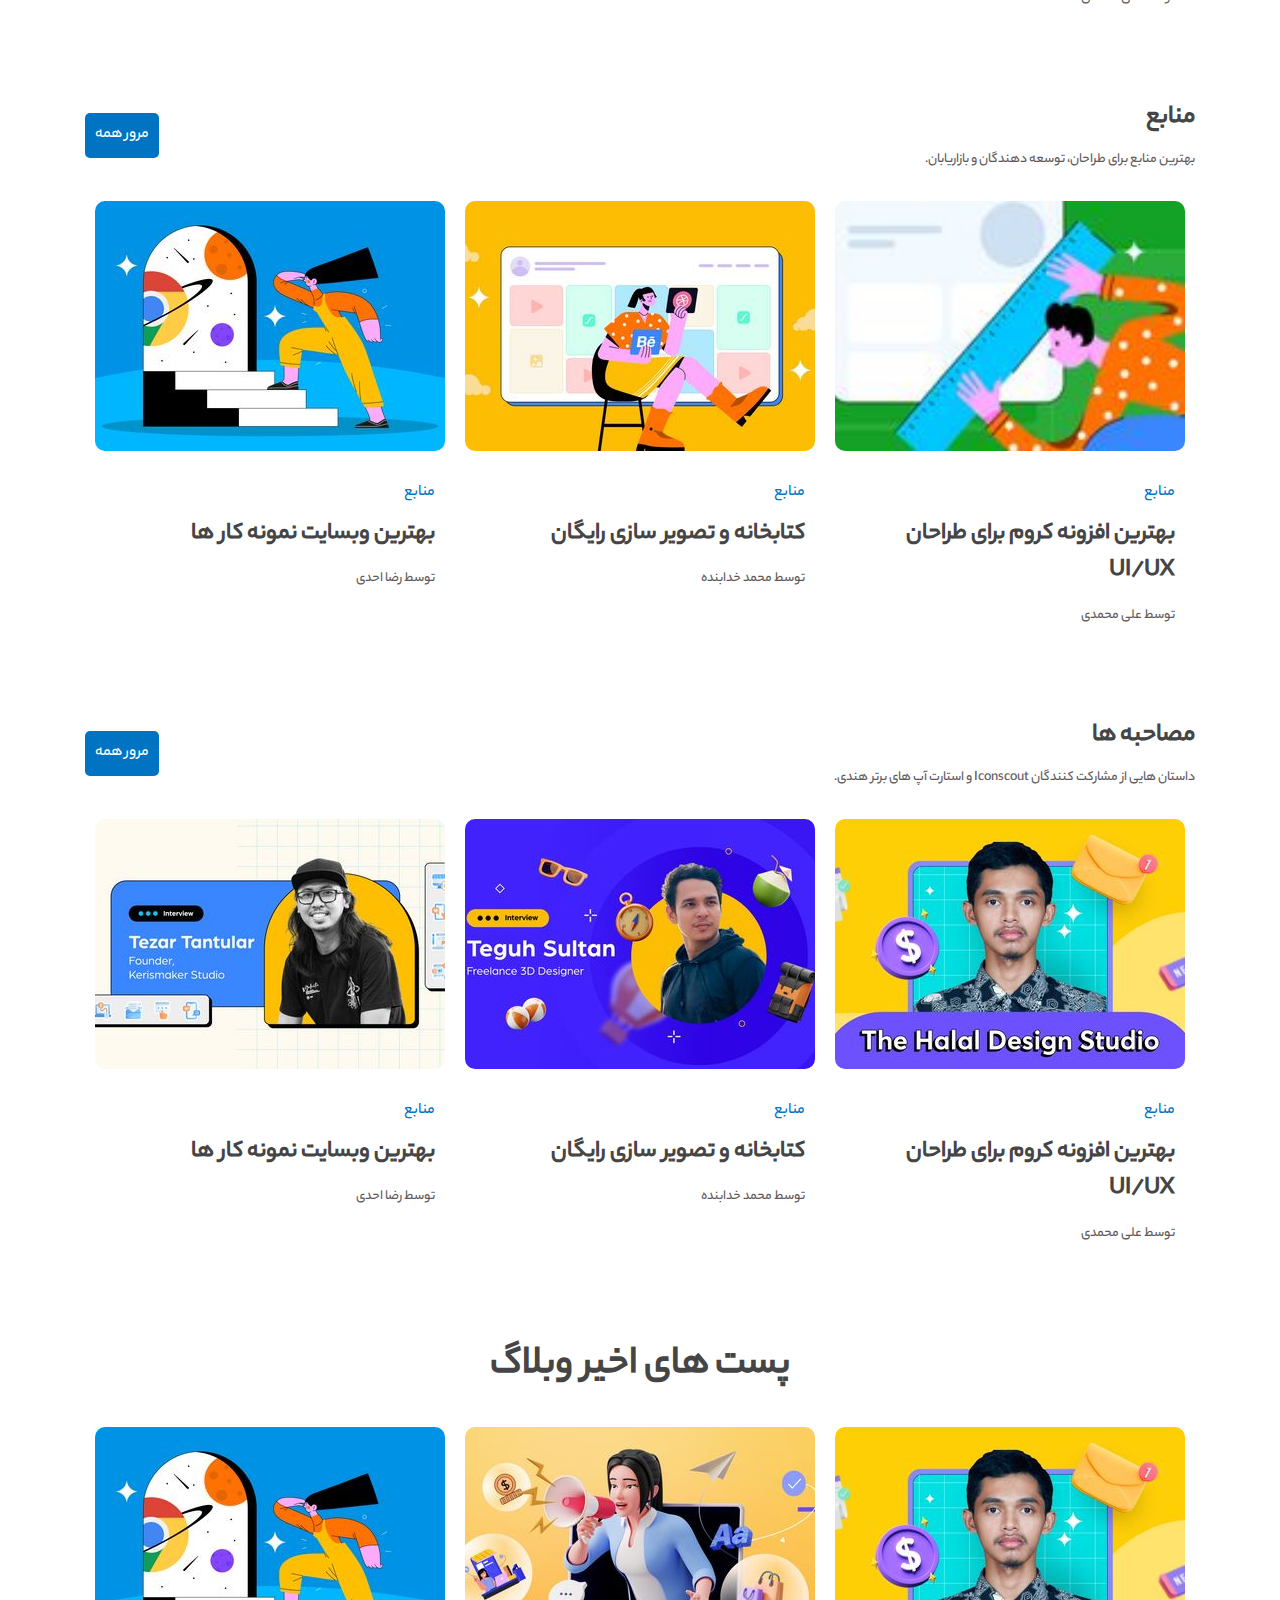
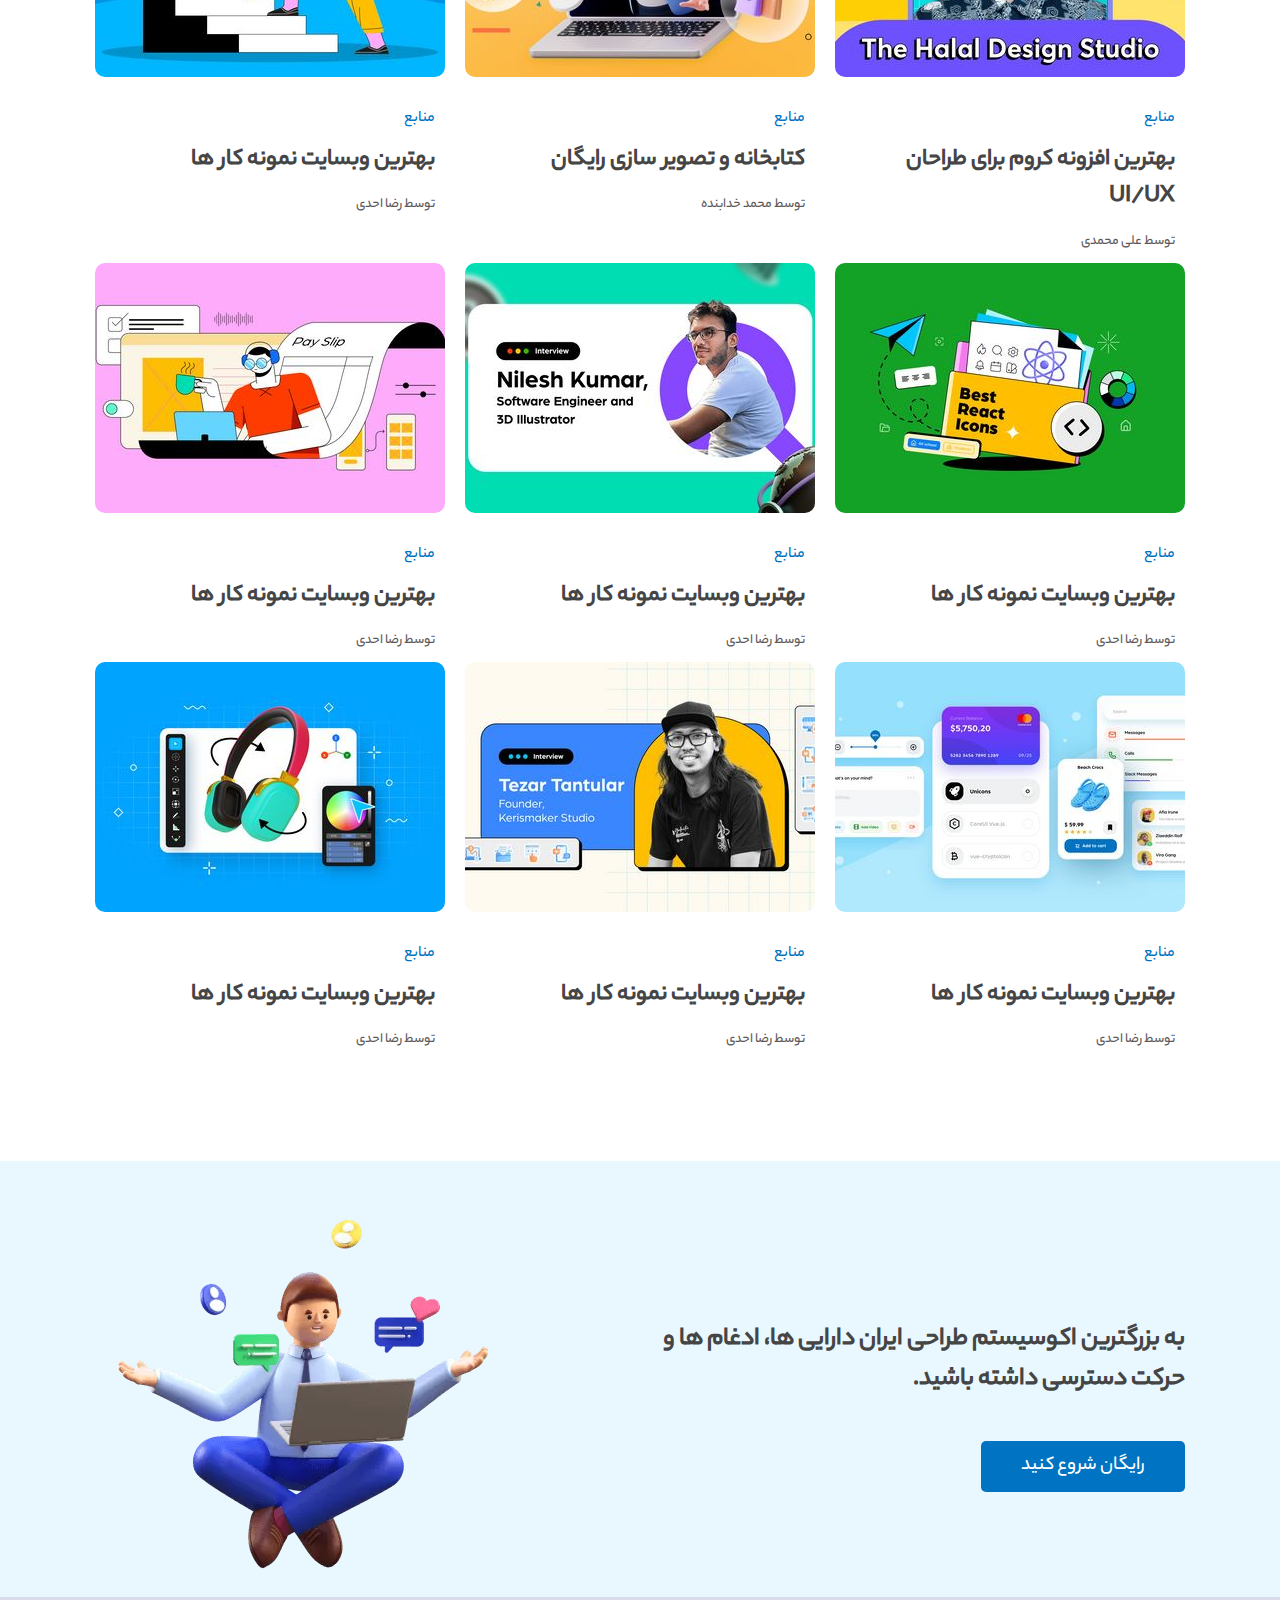
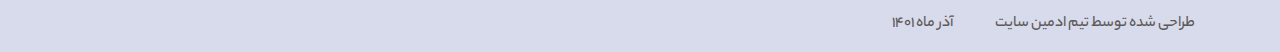
<file: blog.html>
<!DOCTYPE html>
<html lang="en">

<head>
    <meta charset="UTF-8">
    <meta http-equiv="X-UA-Compatible" content="IE=edge">
    <meta name="viewport" content="width=device-width, initial-scale=1.0">
    <title>Blog</title>
    <link rel="stylesheet" href="./style/general.css">
    <link rel="stylesheet" href="./style/blog.css">
    <link rel="stylesheet" href="./style/responsive.css">
    <link rel="stylesheet" href="./pro/css/all.css">

</head>

<body>

    <div class="overlay"></div>
    <div class="responsive-navbar">
        <ul class="responsive-links">
            <div class="title">
                <div class="text">کاوش کنید</div><i class="fas fa-times close-btn"></i>
            </div>
            <li><a class="link" href="">تصاویر سه بعدی</a></li>
            <li><a class="link" href=""> انیمیشن های lottie</a> </li>
            <li><a class="link" href=""> تصاویر</a></li>
            <li><a class="link" href="">نماد ها</a> </li>
            <li><a class="link" href="">برنامه ها و افزونه ها</a> </li>
            <li><a class="link" href=""> فروش در آیکون باز</a> </li>
            <li><a class="link" href="">نماد ها</a> </li>
            <li><a class="link" href=""> سفارشی سازی سفارشات</a> </li>
            <li><a class="link" href=""> وبلاگ</a> </li>
            <li><a class="link" href=""> تماس با ما</a> </li>

        </ul>
    </div>

    <!-- //navbar -->
    <nav class="navbar position-products">
        <div class="navbar-container">
            <div class="row align-items-center">
                <div class=" col-2 col-xxl-3 col-xl-3 col-lg-2 col-md-1 col-sm-2 resposive-menu-btn">
                    <div class="btn">
                        <i class="fas fa-bars"></i>
                    </div>
                </div>
                <div class="col-5 col-xxl-1 col-xl-1 col-lg-2 col-md-5 col-sm-5">
                    <div class="logo"><img src="./image/logo/Logo.png" alt=""></div>
                </div>
                <div class="col-12 col-xxl-3 col-xl-3 col-lg-2 col-md-12 col-sm-12 search">



                    <div class="nav-search-box">
                        <input type="text" class="text" placeholder="جستجو">
                        <i class="fa-thin fa-magnifying-glass"></i>
                        <div class="result-page">
                            <ul>
                                <li><a href="">انمیشن</a></li>
                                <li><a href="">انمیشن</a></li>
                                <li><a href="">انمیشن</a></li>
                                <li><a href="">انمیشن</a></li>
                            </ul>
                        </div>
                    </div>
                </div>
                <div class="col-5 col-xxl-5 col-xl-5 col-lg-5 col-md-6 col-sm-6 menu">

                    <ul class="links">
                        <li><a class="nav-link" href="">همه امکانات</a></li>
                        <li class="explore">
                            <a class="nav-link" href="#">
                                <div class="text">کاوش کنید</div>
                                <i style="font-size: 12px; display: flex; align-items: center; margin-top: -5px;margin-right: 3px;"
                                    class="fas fa-chevron-down"></i>
                            </a>

                            <div class="drop-menu-explore">
                                <div class="row">
                                    <div class="col-xxl-2 col-xl-2 col-lg-2 col-md-12 col-sm-12">
                                        <div class="drop-menu-explore-item">
                                            <a href="">
                                                <div class="title">تصاویر سه بعدی</div>
                                                <div class="img"><img src="./image/3d.webp" alt=""></div>

                                            </a>
                                            <div class="grouping">
                                                <ul class="list">
                                                    <li><a href="">تصاویر سه بعدی رایگان</a></li>
                                                    <li><a href="">تصاویر سه بعدی برجسته</a></li>
                                                    <li><a href="">تصاویر سه بعدی پولی</a></li>
                                                </ul>
                                            </div>
                                        </div>
                                    </div>
                                    <div class="col-xxl-2 col-xl-2 col-lg-2 col-md-12 col-sm-12">
                                        <div class="drop-menu-explore-item">
                                            <a href="">
                                                <div class="title">تصاویر </div>
                                                <div class="img"><img
                                                        src="./image/stories/Cover_20-Best-Chrome-Extensions-for-Designers--2-.jpg"
                                                        alt=""></div>

                                            </a>
                                            <div class="grouping">
                                                <ul class="list">
                                                    <li><a href="">تصاویر رایگان</a></li>
                                                    <li><a href="">تصاویر برجسته</a></li>
                                                    <li><a href="">تصاویر پولی</a></li>
                                                </ul>
                                            </div>
                                        </div>
                                    </div>
                                    <div class="col-xxl-2 col-xl-2 col-lg-2 col-md-12 col-sm-12">
                                        <div class="drop-menu-explore-item">
                                            <a href="">
                                                <div class="title">ایکون ها </div>
                                                <div class="img"><img src="./image/grouping/Icons.webp" alt="">
                                                </div>

                                            </a>
                                            <div class="grouping">
                                                <ul class="list">
                                                    <li><a href="">ایکون رایگان</a></li>
                                                    <li><a href="">ایکون های ویژه</a></li>
                                                    <li><a href="">ایکون های پولی</a></li>
                                                </ul>
                                            </div>
                                        </div>
                                    </div>
                                    <div class="col-xxl-2 col-xl-2 col-lg-2 col-md-12 col-sm-12">
                                        <div class="drop-menu-explore-item">
                                            <a href="">
                                                <div class="title">یونیکون ها</div>
                                                <div class="img"><img src="./image/unicons-offer.webp" alt=""></div>

                                            </a>
                                            <div class="grouping">
                                                <ul class="list">
                                                    <li><a href="">یونیکون های رایگان</a></li>
                                                    <li><a href="">یونیکون های برجسته</a></li>
                                                    <li><a href="">یونیکون هی پولی</a></li>
                                                </ul>
                                            </div>
                                        </div>
                                    </div>
                                    <div class="col-xxl-2 col-xl-2 col-lg-2 col-md-12 col-sm-12">
                                        <div class="drop-menu-explore-item">
                                            <a href="">
                                                <div class="title">انیمیشن ها </div>
                                                <div class="img"><img src="./image/get-started.webp" alt=""></div>

                                            </a>
                                            <div class="grouping">
                                                <ul class="list">
                                                    <li><a href="">انیمیشن های رایگان</a></li>
                                                    <li><a href="">انیمیشن های برجسته</a></li>
                                                    <li><a href="">انیمیشن های پولی</a></li>
                                                </ul>
                                            </div>
                                        </div>
                                    </div>
                                    <div class="col-xxl-2 col-xl-2 col-lg-2 col-md-12 col-sm-12">
                                        <div class="drop-menu-explore-item">
                                            <a href="">
                                                <div class="title">تصاویر سه بعدی</div>
                                                <div class="img"><img src="./image/3d.webp" alt=""></div>

                                            </a>
                                            <div class="grouping">
                                                <ul class="list">
                                                    <li><a href="">تصاویر سه بعدی رایگان</a></li>
                                                    <li><a href="">تصاویر سه بعدی برجسته</a></li>
                                                    <li><a href="">تصاویر سه بعدی پولی</a></li>
                                                </ul>
                                            </div>
                                        </div>
                                    </div>
                                </div>

                            </div>
                        </li>
                        <li class="tools">
                            <a class="nav-link" href="#">
                                <div class="text">ابزار</div>
                                <i style="font-size: 12px; display: flex; align-items: center; margin-top: -5px;margin-right: 3px;"
                                    class="fas fa-chevron-down"></i>

                            </a>
                            <div class="drop-menu-tools">
                                <div class="title">پلاگین ها</div>
                                <div class="row">
                                    <div class="col-xxl-4 col-xl-4 col-lg-4 col-md-6 col-sm-12">
                                        <ul class="drop-menu-tools-items">
                                            <li class="item">
                                                <a href="">
                                                    <div class="text">ورد پرس</div><i class="fab fa-wordpress"></i>
                                                </a>
                                            </li>
                                            <li class="item">
                                                <a href="">
                                                    <div class="text">ورد پرس</div><i class="fab fa-wordpress"></i>
                                                </a>
                                            </li>
                                            <li class="item">
                                                <a href="">
                                                    <div class="text">ورد پرس</div><i class="fab fa-wordpress"></i>
                                                </a>
                                            </li>
                                            <li class="item">
                                                <a href="">
                                                    <div class="text">ورد پرس</div><i class="fab fa-wordpress"></i>
                                                </a>
                                            </li>
                                            <li class="item">
                                                <a href="">
                                                    <div class="text">ورد پرس</div><i class="fab fa-wordpress"></i>
                                                </a>
                                            </li>
                                            <li class="item">
                                                <a href="">
                                                    <div class="text">ورد پرس</div><i class="fab fa-wordpress"></i>
                                                </a>
                                            </li>
                                        </ul>
                                    </div>
                                    <div class="col-xxl-4 col-xl-4 col-lg-4 col-md-6 col-sm-12">
                                        <ul class="drop-menu-tools-items">
                                            <li class="item">
                                                <a href="">
                                                    <div class="text">ورد پرس</div><i class="fab fa-wordpress"></i>
                                                </a>
                                            </li>
                                            <li class="item">
                                                <a href="">
                                                    <div class="text">ورد پرس</div><i class="fab fa-wordpress"></i>
                                                </a>
                                            </li>
                                            <li class="item">
                                                <a href="">
                                                    <div class="text">ورد پرس</div><i class="fab fa-wordpress"></i>
                                                </a>
                                            </li>
                                            <li class="item">
                                                <a href="">
                                                    <div class="text">ورد پرس</div><i class="fab fa-wordpress"></i>
                                                </a>
                                            </li>
                                            <li class="item">
                                                <a href="">
                                                    <div class="text">ورد پرس</div><i class="fab fa-wordpress"></i>
                                                </a>
                                            </li>
                                            <li class="item">
                                                <a href="">
                                                    <div class="text">ورد پرس</div><i class="fab fa-wordpress"></i>
                                                </a>
                                            </li>
                                        </ul>
                                    </div>
                                    <div class="col-xxl-4 col-xl-4 col-lg-4 col-md-6 col-sm-12">
                                        <ul class="drop-menu-tools-items">
                                            <li class="item">
                                                <a href="">
                                                    <div class="text">ورد پرس</div><i class="fab fa-wordpress"></i>
                                                </a>
                                            </li>
                                            <li class="item">
                                                <a href="">
                                                    <div class="text">ورد پرس</div><i class="fab fa-wordpress"></i>
                                                </a>
                                            </li>
                                            <li class="item">
                                                <a href="">
                                                    <div class="text">ورد پرس</div><i class="fab fa-wordpress"></i>
                                                </a>
                                            </li>
                                            <li class="item">
                                                <a href="">
                                                    <div class="text">ورد پرس</div><i class="fab fa-wordpress"></i>
                                                </a>
                                            </li>
                                            <li class="item">
                                                <a href="">
                                                    <div class="text">ورد پرس</div><i class="fab fa-wordpress"></i>
                                                </a>
                                            </li>
                                            <li class="item">
                                                <a href="">
                                                    <div class="text">ورد پرس</div><i class="fab fa-wordpress"></i>
                                                </a>
                                            </li>
                                        </ul>
                                    </div>
                                </div>
                            </div>

                        </li>
                        <li class="learn">
                            <a class="nav-link" href="#">
                                <div class="text">یادگیری</div>
                                <i style="font-size: 12px; display: flex; align-items: center; margin-top: -5px;margin-right: 3px;"
                                    class="fas fa-chevron-down"></i>
                            </a>
                            <div class="drop-menu-learn">
                                <ul class="learn-link">
                                    <li><a href="">وبلاگ</a></li>
                                    <li><a href="">آموزش</a></li>
                                </ul>
                            </div>
                        </li>
                        <li><a class="nav-link" href="">امکانات رایگان</a></li>

                    </ul>
                </div>

                <div class="col-4 col-xxl-3 col-xl-3 col-lg-3 col-md-5 col-sm-5">
                    <div class="auth">
                        <a class="register-btn btn" href="">ثبت نام</a>
                        <a class="login-btn btn" href="">ورود</a>
                        <a href="" class="icon">
                            <i class="fa-solid fa-arrow-right-to-bracket"></i>
                        </a>
                    </div>

                </div>
            </div>
        </div>
    </nav>

    <!-- //blog -->

    <section class="blog">
        <div class="blog-links">
          <ul>
              <li><a href="">صفحه اصلی</a></li>
              <li class="designs"><a href="">طرح ها</a></li>
              <li><a href="">منابع</a></li>
              <li><a href="">اخبار بروز رسانی</a></li>
              <li class="more"><span>بیشتر</span><i class="fas fa-chevron-down"></i>
              <ul class="drop-menu">
                     <li><a href="">مصاحبه ها</a></li>
                     <li><a href="">آموزش ها </a></li>
                     <li><a href="">الهام بخش طراحی</a></li>
              </ul>
            
            </li>
          </ul>
          <ul class="share">

              
            <li><a href=""><img src="./image/single-blog/download.svg" alt=""></a></li>
            <li><a href=""><img src="./image/single-blog/twitter.a695aeb.svg" alt=""></a></li>
            <li><a href=""><img src="./image/single-blog/download (1).svg" alt=""></a></li>
        </ul>
        </div>

        <div class="container">
          <div class="main-blog">
            <div class="row">
                <div class="col-xxl-7 col-xl-7 col-lg-7 colmd-7 col-sm-12">
                    <div class="main-blog-item">
                        <div class="story-item">
                            <a class="link" href="">
                                <div class="story-item-title">
                                    <div class="resource">منابع</div>
                                    <div class="name">
                                        نمادهای کریسمس ممتاز، تصاویر، انیمیشن ها و تصاویر سه بعدی!
                                        </div>
                                    <div class="desc">توسط علی محمدی</div>
                                </div>
                                <div class="story-item-img">
                                    <img src="./image/product/Blog.jpg"
                                        alt="">
                                </div>
                            </a>
                        </div>

                    </div>
                </div>
                <div class="col-xxl-5 col-xl-5 col-lg-5 colmd-5 col-sm-12">
                    <div class="col-12 flex">
                        <div class="story-item">
                            <a class="link" href="">
                                <div class="story-item-title">
                                    <div class="resource">منابع</div>
                                    <div class="name">بهترین افزونه کروم برای طراحان UI/UX </div>
                                    <div class="desc">توسط علی محمدی</div>
                                </div>
                                <div class="story-item-img">
                                    <img src="./image/blog/Cover--top-business-and-ecomerce-assets--1-.jpg"
                                        alt="">
                                </div>
                            </a>
                        </div>
                    </div>
                    <div class="col-12 flex">
                        <div class="story-item">
                            <a class="link" href="">
                                <div class="story-item-title">
                                    <div class="resource">منابع</div>
                                    <div class="name">بهترین افزونه کروم برای طراحان UI/UX </div>
                                    <div class="desc">توسط علی محمدی</div>
                                </div>
                                <div class="story-item-img">
                                    <img src="./image/blog/Cover_8-Best-React-Icons-Library-in-2022.jpg"
                                        alt="">
                                </div>
                            </a>
                        </div>
                    </div>
                    <div class="col-12 flex">
                        <div class="story-item">
                            <a class="link" href="">
                                <div class="story-item-title">
                                    <div class="resource">منابع</div>
                                    <div class="name">بهترین افزونه کروم برای طراحان UI/UX </div>
                                    <div class="desc">توسط علی محمدی</div>
                                </div>
                                <div class="story-item-img">
                                    <img src="./image/blog/Cover_A-Guide-to-Product-Designer-Salaries.jpg"
                                        alt="">
                                </div>
                            </a>
                        </div>
                    </div>
                    <div class="col-12 flex">
                        <div class="story-item">
                            <a class="link" href="">
                                <div class="story-item-title">
                                    <div class="resource">منابع</div>
                                    <div class="name">بهترین افزونه کروم برای طراحان UI/UX </div>
                                    <div class="desc">توسط علی محمدی</div>
                                </div>
                                <div class="story-item-img">
                                    <img src="./image/blog/Cover_Best-vuejs-icon-libraries.jpg"
                                        alt="">
                                </div>
                            </a>
                        </div>
                    </div>
                    <div class="col-12 flex">
                        <div class="story-item">
                            <a class="link" href="">
                                <div class="story-item-title">
                                    <div class="resource">منابع</div>
                                    <div class="name">بهترین افزونه کروم برای طراحان UI/UX </div>
                                    <div class="desc">توسط علی محمدی</div>
                                </div>
                                <div class="story-item-img">
                                    <img src="./image/blog/Cover_How-to-Insert-Icons-in-Figma.jpg"
                                        alt="">
                                </div>
                            </a>
                        </div>
                    </div>
                   
                </div>
            </div>

          </div>
            <div class="blog-items">
                <div class="blog-items-title">
                    <div class="text">
                        <div class="name">آموزش ها
                        </div>
                        <p>با ابزارهای مختلف Iconscout و طراحی نمادها و تصاویر آشنا شوید.
    
                        </p>
                    </div>
                    <div class="link"><a href="">مرور همه</a></div>
                </div>
    
                <div class="row">
                    <div class="col-xxl-4 col-xl-4 col-lg-4 col-md-6 col-sm-12">
                        <div class="story-item">
                            <a class="link" href="">
                                <div class="story-item-title">
                                    <div class="resource">منابع</div>
                                    <div class="name">بهترین افزونه کروم برای طراحان UI/UX </div>
                                    <div class="desc">توسط علی محمدی</div>
                                </div>
                                <div class="story-item-img">
                                    <img src="./image/blog/Cover_customize-3D-assets.jpg"
                                        alt="">
                                </div>
                            </a>
                        </div>
                    </div>
                    <div class="col-xxl-4 col-xl-4 col-lg-4 col-md-6 col-sm-12">
                        <div class="story-item">
                            <a class="link" href="">
                                <div class="story-item-title">
                                    <div class="resource">منابع</div>
                                    <div class="name">کتابخانه و تصویر سازی رایگان </div>
                                    <div class="desc">توسط محمد خدابنده</div>
                                </div>
                                <div class="story-item-img">
                                    <img src="./image/blog/Cover_How-to-Insert-Icons-in-Figma.jpg" alt="">
                                </div>
                            </a>
                        </div>
                    </div>
                    <div class="col-xxl-4 col-xl-4 col-lg-4 col-md-6 col-sm-12">
                        <div class="story-item">
                            <a class="link" href="">
                                <div class="story-item-title">
                                    <div class="resource">منابع</div>
                                    <div class="name">بهترین وبسایت نمونه کار ها </div>
                                    <div class="desc">توسط رضا احدی</div>
                                </div>
                                <div class="story-item-img">
                                    <img src="./image/blog/Cover_A-Guide-to-Product-Designer-Salaries.jpg"
                                        alt="">
                                </div>
                            </a>
                        </div>
                    </div>
                </div>
            </div>
            <div class="blog-items">
                <div class="blog-items-title">
                    <div class="text">
                        <div class="name"> منابع
                        </div>
                       <p>بهترین منابع برای طراحان، توسعه دهندگان و بازاریابان.

                       </p>
                    </div>
                    <div class="link"><a href="">مرور همه</a></div>
                </div>
    
                <div class="row">
                    <div class="col-xxl-4 col-xl-4 col-lg-4 col-md-6 col-sm-12">
                        <div class="story-item">
                            <a class="link" href="">
                                <div class="story-item-title">
                                    <div class="resource">منابع</div>
                                    <div class="name">بهترین افزونه کروم برای طراحان UI/UX </div>
                                    <div class="desc">توسط علی محمدی</div>
                                </div>
                                <div class="story-item-img">
                                  <img src="./image/blog/Cover_Social-Media-Sizes---Guidelines-Cheat-Sheet-1.jpg" alt="">
                                </div>
                            </a>
                        </div>
                    </div>
                    <div class="col-xxl-4 col-xl-4 col-lg-4 col-md-6 col-sm-12">
                        <div class="story-item">
                            <a class="link" href="">
                                <div class="story-item-title">
                                    <div class="resource">منابع</div>
                                    <div class="name">کتابخانه و تصویر سازی رایگان </div>
                                    <div class="desc">توسط محمد خدابنده</div>
                                </div>
                                <div class="story-item-img">
                                    <img src="./image/stories/Cover_Best-Portfolio-Websites.jpg" alt="">
                                </div>
                            </a>
                        </div>
                    </div>
                    <div class="col-xxl-4 col-xl-4 col-lg-4 col-md-6 col-sm-12">
                        <div class="story-item">
                            <a class="link" href="">
                                <div class="story-item-title">
                                    <div class="resource">منابع</div>
                                    <div class="name">بهترین وبسایت نمونه کار ها </div>
                                    <div class="desc">توسط رضا احدی</div>
                                </div>
                                <div class="story-item-img">
                                    <img src="./image/stories/Cover_20-Best-Chrome-Extensions-for-Designers--2-.jpg"
                                        alt="">
                                </div>
                            </a>
                        </div>
                    </div>


                </div>
            </div>
            <div class="blog-items">
                <div class="blog-items-title">
                    <div class="text">
                        <div class="name"> مصاحبه ها

                        </div>
                       <p>داستان هایی از مشارکت کنندگان Iconscout و استارت آپ های برتر هندی.



                       </p>
                    </div>
                    <div class="link"><a href="">مرور همه</a></div>
                </div>
    
                <div class="row">
                    <div class="col-xxl-4 col-xl-4 col-lg-4 col-md-6 col-sm-12">
                        <div class="story-item">
                            <a class="link" href="">
                                <div class="story-item-title">
                                    <div class="resource">منابع</div>
                                    <div class="name">بهترین افزونه کروم برای طراحان UI/UX </div>
                                    <div class="desc">توسط علی محمدی</div>
                                </div>
                                <div class="story-item-img">
                                    <img src="./image/blog/Cover--Halal-Design-Interview_2.jpg"
                                        alt="">
                                </div>
                            </a>
                        </div>
                    </div>
                    <div class="col-xxl-4 col-xl-4 col-lg-4 col-md-6 col-sm-12">
                        <div class="story-item">
                            <a class="link" href="">
                                <div class="story-item-title">
                                    <div class="resource">منابع</div>
                                    <div class="name">کتابخانه و تصویر سازی رایگان </div>
                                    <div class="desc">توسط محمد خدابنده</div>
                                </div>
                                <div class="story-item-img">
                                    <img src="./image/blog/Cover_interview-with-Teguh-Sultan.jpg" alt="">
                                </div>
                            </a>
                        </div>
                    </div>
                    <div class="col-xxl-4 col-xl-4 col-lg-4 col-md-6 col-sm-12">
                        <div class="story-item">
                            <a class="link" href="">
                                <div class="story-item-title">
                                    <div class="resource">منابع</div>
                                    <div class="name">بهترین وبسایت نمونه کار ها </div>
                                    <div class="desc">توسط رضا احدی</div>
                                </div>
                                <div class="story-item-img">
                                    <img src="./image/blog/Cover_Interview_Tezar-Tantular--1-.jpg"
                                        alt="">
                                </div>
                            </a>
                        </div>
                    </div>


                </div>
            </div>
            <div class="blog-items resent">
                <div class="blog-items-title">
                    <div class="text">
                        <div class="name">  پست های اخیر وبلاگ
                        </div>
                       
                    </div>
                  
                </div>
    
                <div class="row">
                    <div class="col-xxl-4 col-xl-4 col-lg-4 col-md-6 col-sm-12">
                        <div class="story-item">
                            <a class="link" href="">
                                <div class="story-item-title">
                                    <div class="resource">منابع</div>
                                    <div class="name">بهترین افزونه کروم برای طراحان UI/UX </div>
                                    <div class="desc">توسط علی محمدی</div>
                                </div>
                                <div class="story-item-img">
                                    <img src="./image/blog/Cover--Halal-Design-Interview_2.jpg"
                                        alt="">
                                </div>
                            </a>
                        </div>
                    </div>
                    <div class="col-xxl-4 col-xl-4 col-lg-4 col-md-6 col-sm-12">
                        <div class="story-item">
                            <a class="link" href="">
                                <div class="story-item-title">
                                    <div class="resource">منابع</div>
                                    <div class="name">کتابخانه و تصویر سازی رایگان </div>
                                    <div class="desc">توسط محمد خدابنده</div>
                                </div>
                                <div class="story-item-img">
                                    <img src="./image/blog/Cover--top-business-and-ecomerce-assets--1-.jpg" alt="">
                                </div>
                            </a>
                        </div>
                    </div>
                    <div class="col-xxl-4 col-xl-4 col-lg-4 col-md-6 col-sm-12">
                        <div class="story-item">
                            <a class="link" href="">
                                <div class="story-item-title">
                                    <div class="resource">منابع</div>
                                    <div class="name">بهترین وبسایت نمونه کار ها </div>
                                    <div class="desc">توسط رضا احدی</div>
                                </div>
                                <div class="story-item-img">
                                    <img src="./image/blog/Cover_20-Best-Chrome-Extensions-for-Designers--2-.jpg"
                                        alt="">
                                </div>
                            </a>
                        </div>
                    </div>
                    <div class="col-xxl-4 col-xl-4 col-lg-4 col-md-6 col-sm-12">
                        <div class="story-item">
                            <a class="link" href="">
                                <div class="story-item-title">
                                    <div class="resource">منابع</div>
                                    <div class="name">بهترین وبسایت نمونه کار ها </div>
                                    <div class="desc">توسط رضا احدی</div>
                                </div>
                                <div class="story-item-img">
                                    <img src="./image/blog/Cover_8-Best-React-Icons-Library-in-2022.jpg"
                                        alt="">
                                </div>
                            </a>
                        </div>
                    </div>
                    <div class="col-xxl-4 col-xl-4 col-lg-4 col-md-6 col-sm-12">
                        <div class="story-item">
                            <a class="link" href="">
                                <div class="story-item-title">
                                    <div class="resource">منابع</div>
                                    <div class="name">بهترین وبسایت نمونه کار ها </div>
                                    <div class="desc">توسط رضا احدی</div>
                                </div>
                                <div class="story-item-img">
                                    <img src="./image/blog/Cover_A-Designer-s-Guide-to-Icon-Styles--2-.jpg"
                                        alt="">
                                </div>
                            </a>
                        </div>
                    </div>
                    <div class="col-xxl-4 col-xl-4 col-lg-4 col-md-6 col-sm-12">
                        <div class="story-item">
                            <a class="link" href="">
                                <div class="story-item-title">
                                    <div class="resource">منابع</div>
                                    <div class="name">بهترین وبسایت نمونه کار ها </div>
                                    <div class="desc">توسط رضا احدی</div>
                                </div>
                                <div class="story-item-img">
                                    <img src="./image/blog/Cover_A-Guide-to-Product-Designer-Salaries.jpg"
                                        alt="">
                                </div>
                            </a>
                        </div>
                    </div>
                    <div class="col-xxl-4 col-xl-4 col-lg-4 col-md-6 col-sm-12">
                        <div class="story-item">
                            <a class="link" href="">
                                <div class="story-item-title">
                                    <div class="resource">منابع</div>
                                    <div class="name">بهترین وبسایت نمونه کار ها </div>
                                    <div class="desc">توسط رضا احدی</div>
                                </div>
                                <div class="story-item-img">
                                 <img src="./image/blog/Cover_Best-vuejs-icon-libraries.jpg" alt="">
                                </div>
                            </a>
                        </div>
                    </div>
                    <div class="col-xxl-4 col-xl-4 col-lg-4 col-md-6 col-sm-12">
                        <div class="story-item">
                            <a class="link" href="">
                                <div class="story-item-title">
                                    <div class="resource">منابع</div>
                                    <div class="name">بهترین وبسایت نمونه کار ها </div>
                                    <div class="desc">توسط رضا احدی</div>
                                </div>
                                <div class="story-item-img">
                                    <img src="./image/blog/Cover_Interview_Tezar-Tantular--1-.jpg"
                                        alt="">
                                </div>
                            </a>
                        </div>
                    </div>
                    <div class="col-xxl-4 col-xl-4 col-lg-4 col-md-6 col-sm-12">
                        <div class="story-item">
                            <a class="link" href="">
                                <div class="story-item-title">
                                    <div class="resource">منابع</div>
                                    <div class="name">بهترین وبسایت نمونه کار ها </div>
                                    <div class="desc">توسط رضا احدی</div>
                                </div>
                                <div class="story-item-img">
                                    <img src="./image/blog/Cover_customize-3D-assets.jpg"
                                        alt="">
                                </div>
                            </a>
                        </div>
                    </div>


                </div>
            </div>
        </div>
    </section>

  

     <!-- //ecosystem -->

     <div class="ecosystem">
        <div class="container">
            <div class="row align-items-center">
                <div class="col-xxl-6 col-xl-6 col-lg-6 col-md-12 col-sm-12">
                    <div class="ecosystem-content">
                        <div class="title">به بزرگترین اکوسیستم طراحی ایران دارایی ها، ادغام ها و حرکت دسترسی داشته
                            باشید.
                        </div>
                        <a class="link" href="">رایگان شروع کنید</a>
                    </div>

                </div>
                <div class="col-xxl-6 col-xl-6 col-lg-6 col-md-12 col-sm-12">
                    <div class="ecosystem-img">
                        <img src="./image/product/attEvXoz0iagsdZNr.e391c85.webp" alt="">
                    </div>

                </div>

            </div>
        </div>
    </div>

    <footer>
        <div class="copy-right">
            <div class="container">
                <div class="made">طراحی شده توسط تیم ادمین سایت <span class="date">آذر ماه 1401</span></div>

            </div>
        </div>
    </footer>



    <script src="./js/script.js"></script>
</body>
</file>
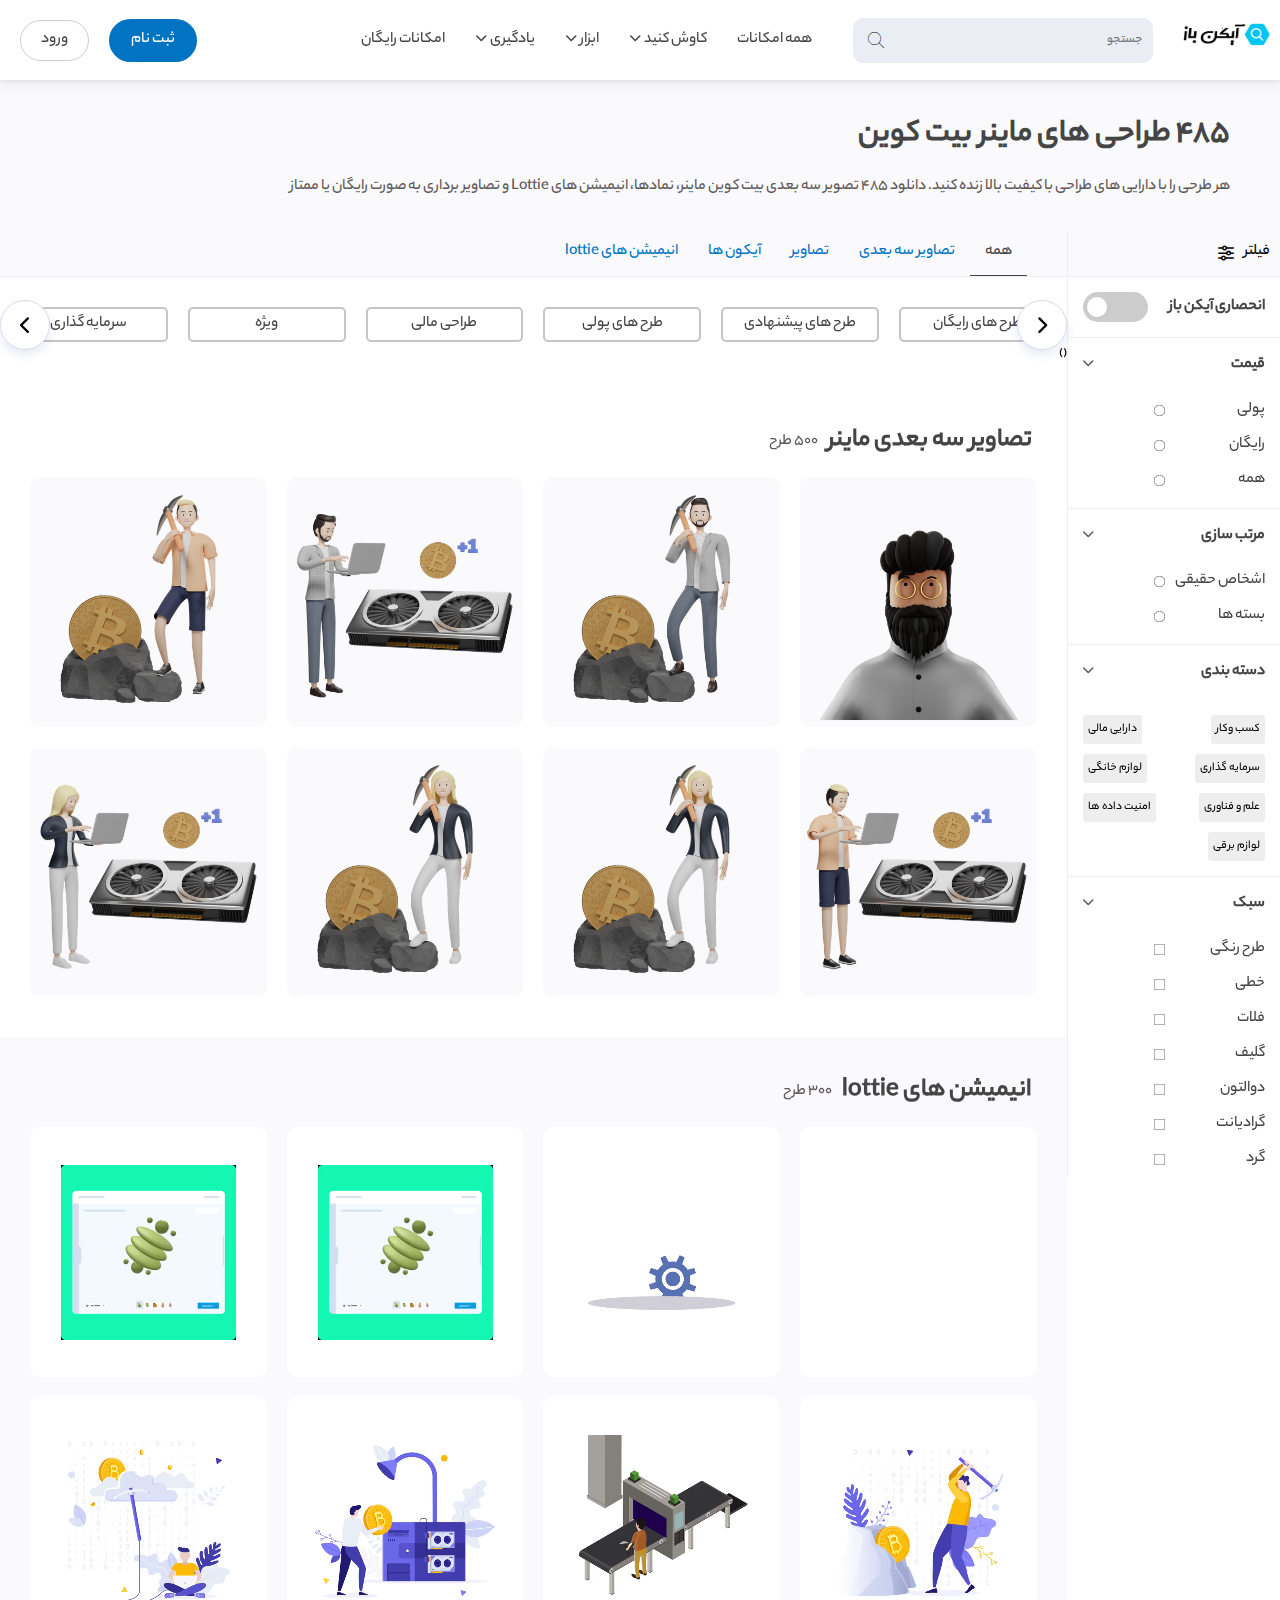
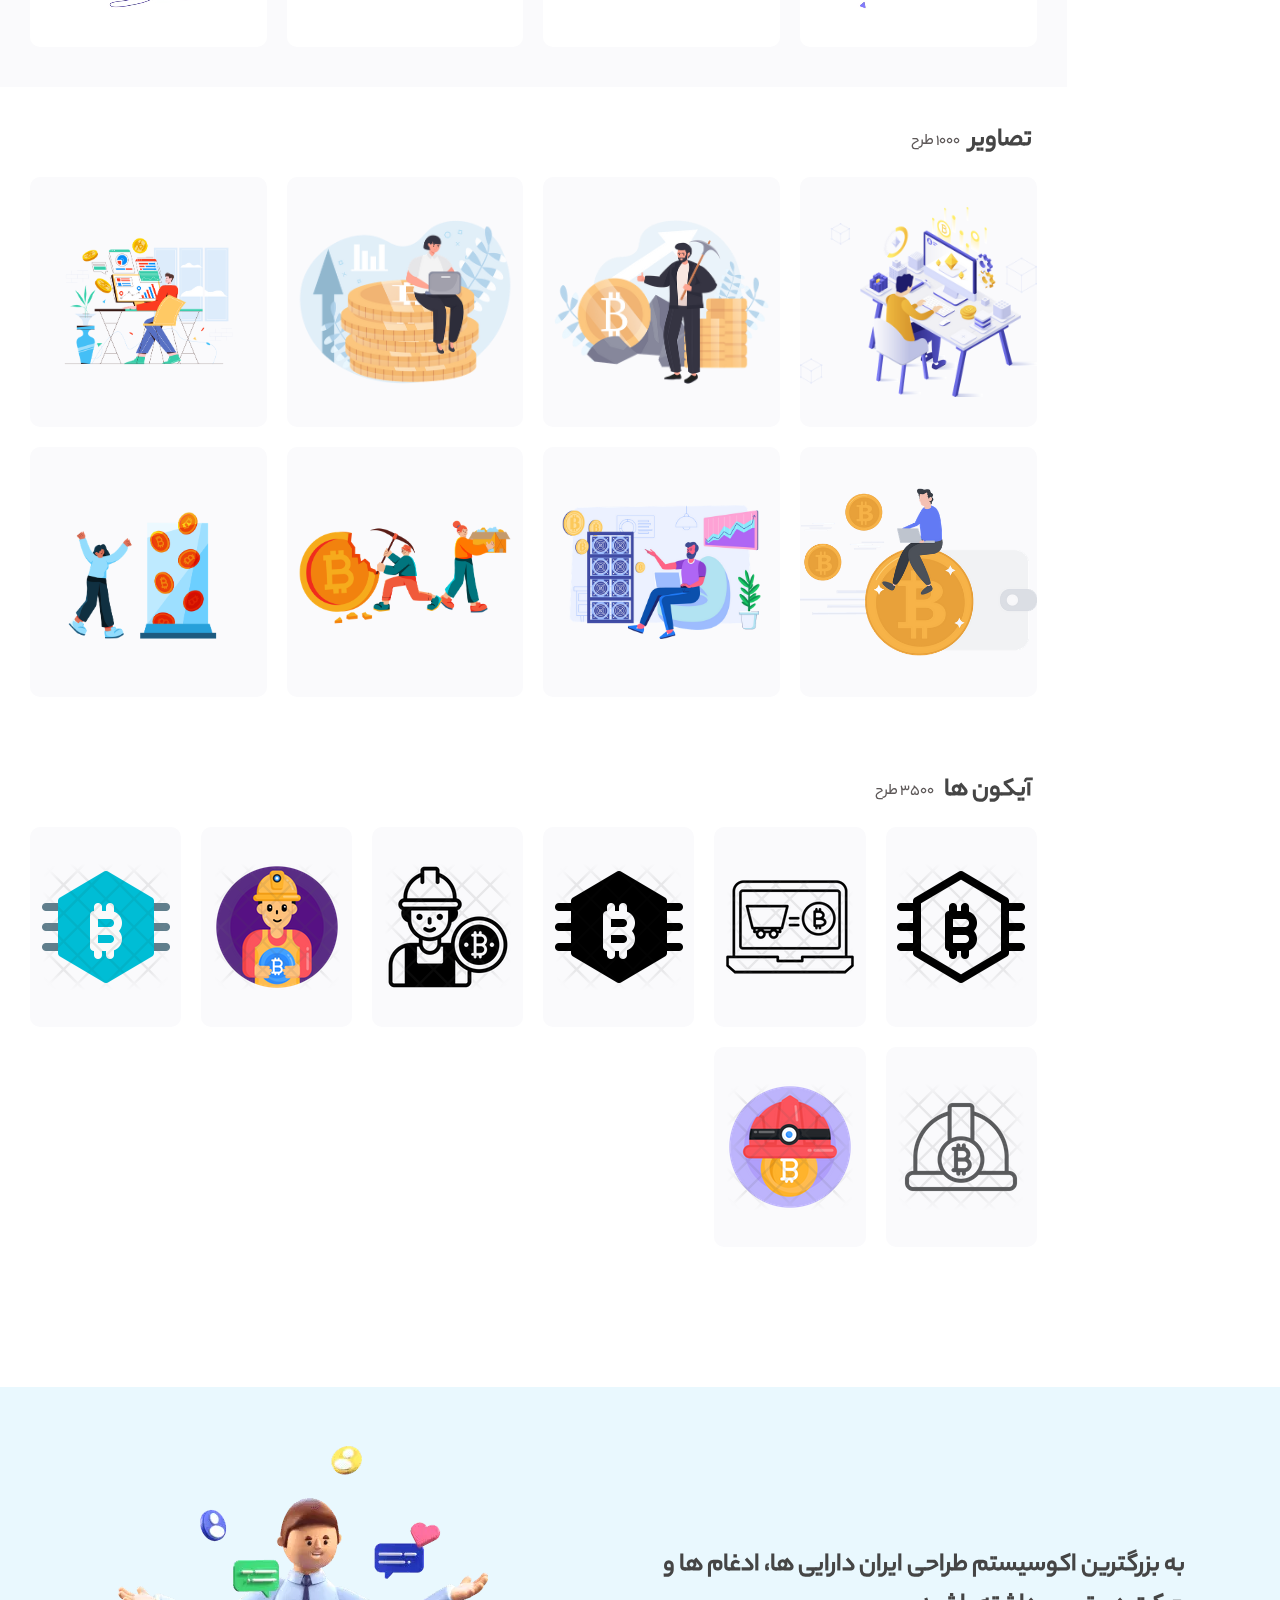
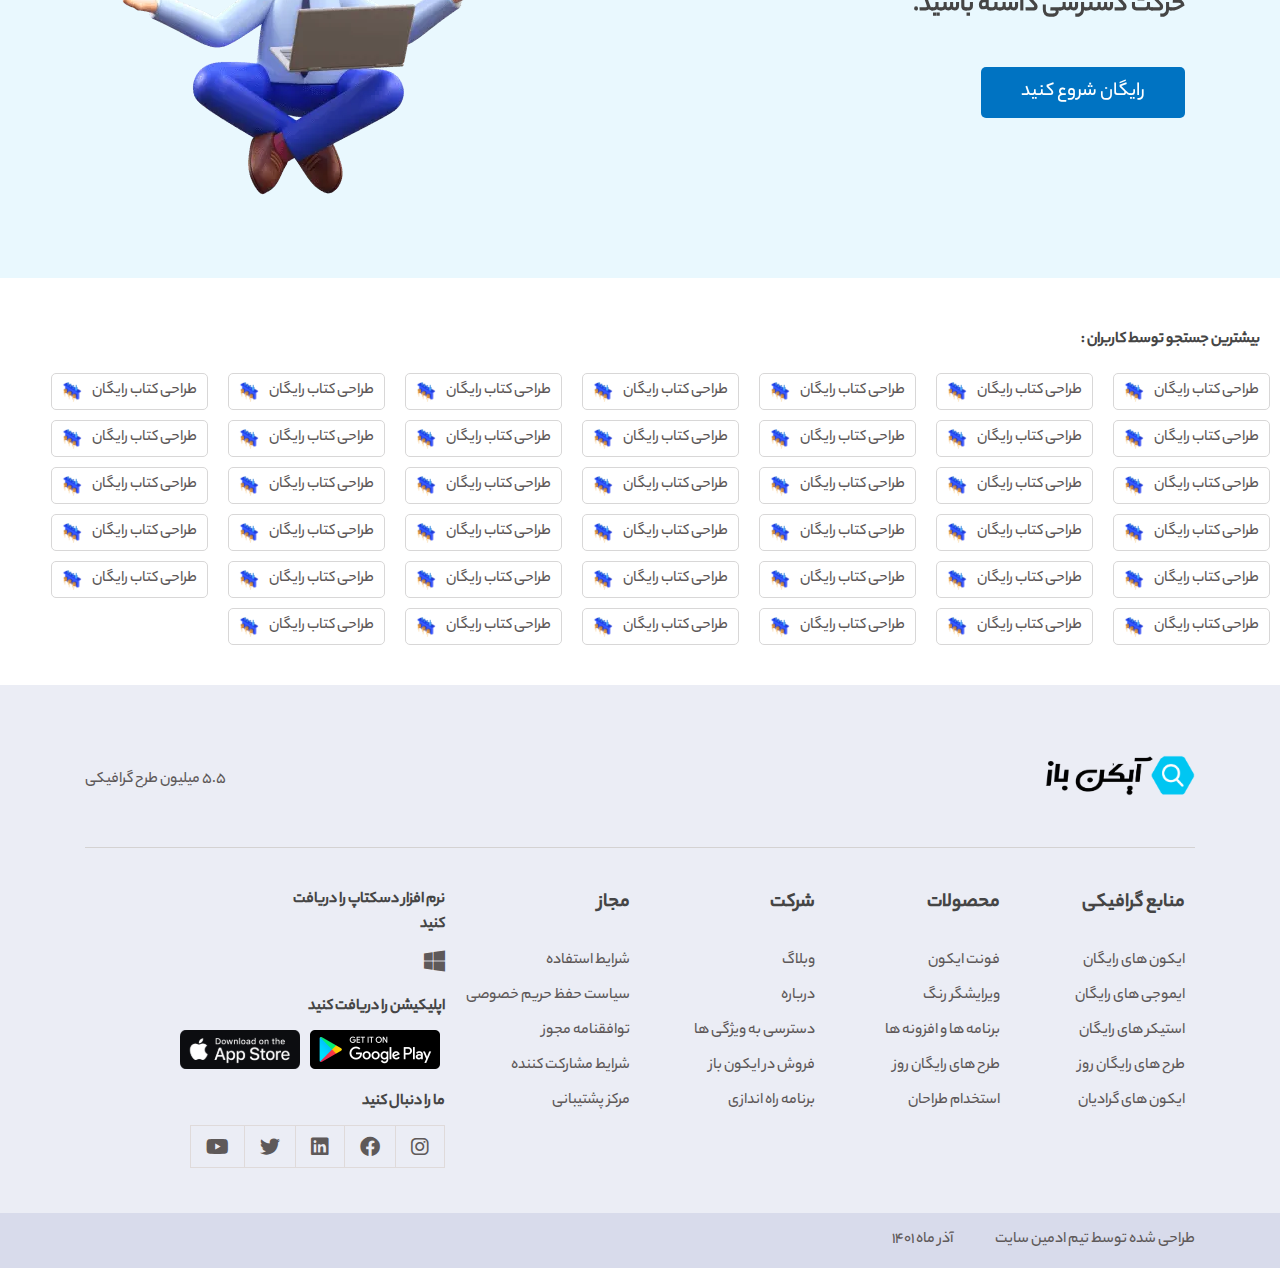
<file: products.html>
<!DOCTYPE html>
<html lang="en">

<head>
    <meta charset="UTF-8">
    <meta http-equiv="X-UA-Compatible" content="IE=edge">
    <meta name="viewport" content="width=device-width, initial-scale=1.0">
    <title>Products</title>
    <link rel="stylesheet" href="./style/general.css">
    <link rel="stylesheet" href="./style/product.css">
    <link rel="stylesheet" href="./style/responsive.css">
    <link rel="stylesheet" href="./style/owl.carousel.min.css">
    <link rel="stylesheet" href="./pro/css/all.css">

</head>

<body>
    <div class="overlay"></div>
    <div class="responsive-navbar">
        <ul class="responsive-links">
            <div class="title">
                <div class="text">کاوش کنید</div><i class="fas fa-times close-btn"></i>
            </div>
            <li><a class="link" href="">تصاویر سه بعدی</a></li>
            <li><a class="link" href=""> انیمیشن های lottie</a> </li>
            <li><a class="link" href=""> تصاویر</a></li>
            <li><a class="link" href="">نماد ها</a> </li>
            <li><a class="link" href="">برنامه ها و افزونه ها</a> </li>
            <li><a class="link" href=""> فروش در آیکون باز</a> </li>
            <li><a class="link" href="">نماد ها</a> </li>
            <li><a class="link" href=""> سفارشی سازی سفارشات</a> </li>
            <li><a class="link" href=""> وبلاگ</a> </li>
            <li><a class="link" href=""> تماس با ما</a> </li>

        </ul>
    </div>

    <!-- //navbar -->
    <nav class="navbar position-products">
        <div class="navbar-container">
            <div class="row align-items-center">
                <div class=" col-2 col-xxl-3 col-xl-3 col-lg-2 col-md-1 col-sm-2 resposive-menu-btn">
                    <div class="btn">
                        <i class="fas fa-bars"></i>
                    </div>
                </div>
                <div class="col-5 col-xxl-1 col-xl-1 col-lg-2 col-md-5 col-sm-5">
                    <div class="logo"><img src="./image/logo/Logo.png" alt=""></div>
                </div>
                <div class="col-12 col-xxl-3 col-xl-3 col-lg-2 col-md-12 col-sm-12 search" >



                    <div class="nav-search-box">
                        <input type="text" class="text" placeholder="جستجو">
                        <i class="fa-thin fa-magnifying-glass"></i>
                        <div class="result-page">
                            <ul>
                                <li><a href="">انمیشن</a></li>
                                <li><a href="">انمیشن</a></li>
                                <li><a href="">انمیشن</a></li>
                                <li><a href="">انمیشن</a></li>
                            </ul>
                        </div>
                    </div>
                </div>
                <div class="col-5 col-xxl-5 col-xl-5 col-lg-5 col-md-6 col-sm-6 menu">

                    <ul class="links">
                        <li><a class="nav-link" href="">همه امکانات</a></li>
                        <li class="explore">
                            <a class="nav-link" href="#">
                                <div class="text">کاوش کنید</div>
                                <i style="font-size: 12px; display: flex; align-items: center; margin-top: -5px;margin-right: 3px;"
                                    class="fas fa-chevron-down"></i>
                            </a>

                            <div class="drop-menu-explore">
                                <div class="row">
                                    <div class="col-xxl-2 col-xl-2 col-lg-2 col-md-12 col-sm-12">
                                        <div class="drop-menu-explore-item">
                                            <a href="">
                                                <div class="title">تصاویر سه بعدی</div>
                                                <div class="img"><img src="./image/3d.webp" alt=""></div>

                                            </a>
                                            <div class="grouping">
                                                <ul class="list">
                                                    <li><a href="">تصاویر سه بعدی رایگان</a></li>
                                                    <li><a href="">تصاویر سه بعدی برجسته</a></li>
                                                    <li><a href="">تصاویر سه بعدی پولی</a></li>
                                                </ul>
                                            </div>
                                        </div>
                                    </div>
                                    <div class="col-xxl-2 col-xl-2 col-lg-2 col-md-12 col-sm-12">
                                        <div class="drop-menu-explore-item">
                                            <a href="">
                                                <div class="title">تصاویر </div>
                                                <div class="img"><img
                                                        src="./image/stories/Cover_20-Best-Chrome-Extensions-for-Designers--2-.jpg"
                                                        alt=""></div>

                                            </a>
                                            <div class="grouping">
                                                <ul class="list">
                                                    <li><a href="">تصاویر رایگان</a></li>
                                                    <li><a href="">تصاویر برجسته</a></li>
                                                    <li><a href="">تصاویر پولی</a></li>
                                                </ul>
                                            </div>
                                        </div>
                                    </div>
                                    <div class="col-xxl-2 col-xl-2 col-lg-2 col-md-12 col-sm-12">
                                        <div class="drop-menu-explore-item">
                                            <a href="">
                                                <div class="title">ایکون ها </div>
                                                <div class="img"><img src="./image/grouping/Icons.webp" alt="">
                                                </div>

                                            </a>
                                            <div class="grouping">
                                                <ul class="list">
                                                    <li><a href="">ایکون رایگان</a></li>
                                                    <li><a href="">ایکون های ویژه</a></li>
                                                    <li><a href="">ایکون های پولی</a></li>
                                                </ul>
                                            </div>
                                        </div>
                                    </div>
                                    <div class="col-xxl-2 col-xl-2 col-lg-2 col-md-12 col-sm-12">
                                        <div class="drop-menu-explore-item">
                                            <a href="">
                                                <div class="title">یونیکون ها</div>
                                                <div class="img"><img src="./image/unicons-offer.webp" alt=""></div>

                                            </a>
                                            <div class="grouping">
                                                <ul class="list">
                                                    <li><a href="">یونیکون های رایگان</a></li>
                                                    <li><a href="">یونیکون های برجسته</a></li>
                                                    <li><a href="">یونیکون هی پولی</a></li>
                                                </ul>
                                            </div>
                                        </div>
                                    </div>
                                    <div class="col-xxl-2 col-xl-2 col-lg-2 col-md-12 col-sm-12">
                                        <div class="drop-menu-explore-item">
                                            <a href="">
                                                <div class="title">انیمیشن ها </div>
                                                <div class="img"><img src="./image/get-started.webp" alt=""></div>

                                            </a>
                                            <div class="grouping">
                                                <ul class="list">
                                                    <li><a href="">انیمیشن های رایگان</a></li>
                                                    <li><a href="">انیمیشن های برجسته</a></li>
                                                    <li><a href="">انیمیشن های پولی</a></li>
                                                </ul>
                                            </div>
                                        </div>
                                    </div>
                                    <div class="col-xxl-2 col-xl-2 col-lg-2 col-md-12 col-sm-12">
                                        <div class="drop-menu-explore-item">
                                            <a href="">
                                                <div class="title">تصاویر سه بعدی</div>
                                                <div class="img"><img src="./image/3d.webp" alt=""></div>

                                            </a>
                                            <div class="grouping">
                                                <ul class="list">
                                                    <li><a href="">تصاویر سه بعدی رایگان</a></li>
                                                    <li><a href="">تصاویر سه بعدی برجسته</a></li>
                                                    <li><a href="">تصاویر سه بعدی پولی</a></li>
                                                </ul>
                                            </div>
                                        </div>
                                    </div>
                                </div>

                            </div>
                        </li>
                        <li class="tools">
                            <a class="nav-link" href="#">
                                <div class="text">ابزار</div>
                                <i style="font-size: 12px; display: flex; align-items: center; margin-top: -5px;margin-right: 3px;"
                                    class="fas fa-chevron-down"></i>

                            </a>
                            <div class="drop-menu-tools">
                                <div class="title">پلاگین ها</div>
                                <div class="row">
                                    <div class="col-xxl-4 col-xl-4 col-lg-4 col-md-6 col-sm-12">
                                        <ul class="drop-menu-tools-items">
                                            <li class="item">
                                                <a href="">
                                                    <div class="text">ورد پرس</div><i class="fab fa-wordpress"></i>
                                                </a>
                                            </li>
                                            <li class="item">
                                                <a href="">
                                                    <div class="text">ورد پرس</div><i class="fab fa-wordpress"></i>
                                                </a>
                                            </li>
                                            <li class="item">
                                                <a href="">
                                                    <div class="text">ورد پرس</div><i class="fab fa-wordpress"></i>
                                                </a>
                                            </li>
                                            <li class="item">
                                                <a href="">
                                                    <div class="text">ورد پرس</div><i class="fab fa-wordpress"></i>
                                                </a>
                                            </li>
                                            <li class="item">
                                                <a href="">
                                                    <div class="text">ورد پرس</div><i class="fab fa-wordpress"></i>
                                                </a>
                                            </li>
                                            <li class="item">
                                                <a href="">
                                                    <div class="text">ورد پرس</div><i class="fab fa-wordpress"></i>
                                                </a>
                                            </li>
                                        </ul>
                                    </div>
                                    <div class="col-xxl-4 col-xl-4 col-lg-4 col-md-6 col-sm-12">
                                        <ul class="drop-menu-tools-items">
                                            <li class="item">
                                                <a href="">
                                                    <div class="text">ورد پرس</div><i class="fab fa-wordpress"></i>
                                                </a>
                                            </li>
                                            <li class="item">
                                                <a href="">
                                                    <div class="text">ورد پرس</div><i class="fab fa-wordpress"></i>
                                                </a>
                                            </li>
                                            <li class="item">
                                                <a href="">
                                                    <div class="text">ورد پرس</div><i class="fab fa-wordpress"></i>
                                                </a>
                                            </li>
                                            <li class="item">
                                                <a href="">
                                                    <div class="text">ورد پرس</div><i class="fab fa-wordpress"></i>
                                                </a>
                                            </li>
                                            <li class="item">
                                                <a href="">
                                                    <div class="text">ورد پرس</div><i class="fab fa-wordpress"></i>
                                                </a>
                                            </li>
                                            <li class="item">
                                                <a href="">
                                                    <div class="text">ورد پرس</div><i class="fab fa-wordpress"></i>
                                                </a>
                                            </li>
                                        </ul>
                                    </div>
                                    <div class="col-xxl-4 col-xl-4 col-lg-4 col-md-6 col-sm-12">
                                        <ul class="drop-menu-tools-items">
                                            <li class="item">
                                                <a href="">
                                                    <div class="text">ورد پرس</div><i class="fab fa-wordpress"></i>
                                                </a>
                                            </li>
                                            <li class="item">
                                                <a href="">
                                                    <div class="text">ورد پرس</div><i class="fab fa-wordpress"></i>
                                                </a>
                                            </li>
                                            <li class="item">
                                                <a href="">
                                                    <div class="text">ورد پرس</div><i class="fab fa-wordpress"></i>
                                                </a>
                                            </li>
                                            <li class="item">
                                                <a href="">
                                                    <div class="text">ورد پرس</div><i class="fab fa-wordpress"></i>
                                                </a>
                                            </li>
                                            <li class="item">
                                                <a href="">
                                                    <div class="text">ورد پرس</div><i class="fab fa-wordpress"></i>
                                                </a>
                                            </li>
                                            <li class="item">
                                                <a href="">
                                                    <div class="text">ورد پرس</div><i class="fab fa-wordpress"></i>
                                                </a>
                                            </li>
                                        </ul>
                                    </div>
                                </div>
                            </div>

                        </li>
                        <li class="learn">
                            <a class="nav-link" href="#">
                                <div class="text">یادگیری</div>
                                <i style="font-size: 12px; display: flex; align-items: center; margin-top: -5px;margin-right: 3px;"
                                    class="fas fa-chevron-down"></i>
                            </a>
                            <div class="drop-menu-learn">
                                <ul class="learn-link">
                                    <li><a href="">وبلاگ</a></li>
                                    <li><a href="">آموزش</a></li>
                                </ul>
                            </div>
                        </li>
                        <li><a class="nav-link" href="">امکانات رایگان</a></li>

                    </ul>
                </div>

                <div class="col-4 col-xxl-3 col-xl-3 col-lg-3 col-md-5 col-sm-5">
                       <div class="auth">
                            <a class="register-btn btn" href="">ثبت نام</a>
                            <a class="login-btn btn" href="">ورود</a>
                            <a href="" class="icon">
                                <i class="fa-solid fa-arrow-right-to-bracket"></i>
                            </a>
                        </div>
                  
                </div>
            </div>
        </div>
    </nav>

    <!-- //products -->

    <section class="products">
   
        <div class="products-title">
            <div class="cusotm-container">
            <div class="content">
                <h1>485 طراحی های ماینر بیت کوین
                </h1>
                <p>هر طرحی را با دارایی های طراحی با کیفیت بالا زنده کنید. دانلود 485 تصویر سه بعدی بیت کوین ماینر،
                    نمادها، انیمیشن های Lottie و تصاویر برداری به صورت رایگان یا ممتاز

                </p>
            </div>
            <div class="row">
                <div class="col-xxl-2 col-xl-2 col-lg-3 col-md-12 col-sm-12 p-0">
                    <div class="filter-title">
                        <div class="filter-btn-open"><span>فیلتر</span><i class="fa-regular fa-sliders"></i></div>
                        
                    </div>
                </div>
                <div class="col-xxl-10 col-xl-10 col-lg-9 col-md-12 col-sm-12 p-0">
                    <div class="tab-filter">
                        <ul>
                            <li class="tab-filter-btn active" data-cat="all">همه</li>
                            <li class="tab-filter-btn" data-cat="3D-picture">تصاویر سه بعدی</li>
                            <li class="tab-filter-btn" data-cat="picture">تصاویر</li>
                            <li class="tab-filter-btn" data-cat="icon">آیکون ها</li>
                            <li class="tab-filter-btn" data-cat="animation">انیمیشن های lottie</li>
                        </ul>
                    </div>
                </div>
            </div>
            </div>
        </div>

        <div class="cusotm-container">
            <div class="row">
                <div class="col-xxl-2 col-xl-2 col-lg-3 col-md-12 col-sm-12 p-0">
                    
                    <div class="filter-product">
                        <form action="">
                            <div class="exclusive item">
                                <div class="title mb-0">
                                    <div class="text">انحصاری آیکن باز</div>
                                    <label class="switch">
                                        <input type="checkbox" />
                                        <span class="slider round"></span>
                                    </label>
                                </div>
                            </div>

                            <div class="price item">
                                <div class="title">

                                    <div class="text">قیمت</div>
                                    <div class="btn-show"><i class="fas fa-chevron-down"></i></div>
                                </div>
                                <ul class="drop-menu">
                                    <li>
                                        <p>پولی</p><input data-status="monetary" name="radiovalues" class="input"
                                            type="radio">
                                    </li>
                                    <li>
                                        <p>رایگان</p><input data-status="free" name="radiovalues" class="input"
                                            type="radio">
                                    </li>
                                    <li>
                                        <p>همه</p><input data-status="all" name="radiovalues" class="input"
                                            type="radio">
                                    </li>
                                </ul>
                            </div>
                            <div class="sorting item">
                                <div class="title">
                                    <div class="text">مرتب سازی </div>
                                    <div class="btn-show"><i class="fas fa-chevron-down"></i></div>
                                </div>
                                <ul class="drop-menu">
                                    <li>
                                        <p>اشخاص حقیقی</p><input data-status="person" name="radiovalues" class="input"
                                            type="radio">
                                    </li>
                                    <li>
                                        <p> بسته ها</p><input data-status="box" name="radiovalues" class="input"
                                            type="radio">
                                    </li>

                                </ul>
                            </div>
                            <div class="categories item">
                                <div class="title">
                                    <div class="text"> دسته بندی </div>
                                    <div class="btn-show "><i class="fas fa-chevron-down"></i></div>
                                </div>
                                <ul class="drop-menu row justify-content-space-between">
                                    <li data-status="work" class="cat-item">کسب وکار</li>
                                    <li data-status="assets" class="cat-item">دارایی مالی</li>
                                    <li data-status="investment" class="cat-item"> سرمایه گذاری</li>
                                    <li data-status="house-item" class="cat-item"> لوازم خانگی</li>
                                    <li data-status="tech" class="cat-item">علم و فناوری</li>
                                    <li data-status="data-security" class="cat-item">امنیت داده ها</li>
                                    <li data-status="electric-item" class="cat-item"> لوازم برقی </li>

                                </ul>
                            </div>
                            <div class="style item">
                                <div class="title">
                                    <div class="text"> سبک </div>
                                    <div class="btn-show style"><i class="fas fa-chevron-down"></i></div>
                                </div>
                                <ul class="drop-menu">
                                    <li>
                                        <p class="text">طرح رنگی</p>
                                        <input class="input" type="checkbox">
                                    </li>
                                    <li>
                                        <p class="text"> خطی</p>
                                        <input data-status="line" class="input" type="checkbox">
                                    </li>
                                    <li>
                                        <p class="text"> فلات</p>
                                        <input data-status="flat" class="input" type="checkbox">
                                    </li>
                                    <li>
                                        <p class="text">گلیف </p>
                                        <input data-status="golif" class="input" type="checkbox">
                                    </li>
                                    <li>
                                        <p class="text"> دوالتون</p>
                                        <input data-status="doalton" class="input" type="checkbox">
                                    </li>
                                    <li>
                                        <p class="text">گرادیانت </p>
                                        <input data-status="gradiant" class="input" type="checkbox">
                                    </li>
                                    <li>
                                        <p class="text">گرد </p>
                                        <input data-status="round" class="input" type="checkbox">
                                    </li>
                                    <li>
                                        <p class="text"> ایزومتریک</p>
                                        <input data-status="isometric" class="input" type="checkbox">
                                    </li>

                                </ul>
                            </div>
                            <div class="sorting item">
                                <div class="title">
                                    <div class="text"> مرتب سازی بر اساس </div>
                                    <div class="btn-show sorting"><i class="fas fa-chevron-down"></i></div>
                                </div>
                                <ul class="drop-menu">
                                    <li>
                                        <p class="text"> محبوب ترین ها</p>
                                        <input class="input" data-status="popular" type="checkbox">
                                    </li>
                                    <li>
                                        <p class="text"> ویژه</p>
                                        <input class="input" data-status="special" type="checkbox">
                                    </li>
                                    <li>
                                        <p class="text"> قدیمی ترین ها</p>
                                        <input class="input" data-status="old" type="checkbox">
                                    </li>
                                    <li>
                                        <p class="text"> مربوط ترین ها</p>
                                        <input class="input" data-status="related" type="checkbox">
                                    </li>


                                </ul>
                            </div>
                        </form>
                    </div>
                </div>
                <div class="col-xxl-10 col-xl-10 col-lg-9 col-md-12 col-sm-12 p-0">

                 

                    <div class="inner">
                        <div class="owl-carousel owl-theme" id="slider">
                            <div class="col-12">

                                <div class="slider-item">
                                    <a href="">
                                        <p>طرح های رایگان</p>
                                    </a>
                                </div>

                            </div>
                            <div class="col-12">

                                <div class="slider-item">
                                    <a href="">
                                        <p>طرح های پیشنهادی</p>
                                    </a>
                                </div>

                            </div>
                            <div class="col-12">

                                <div class="slider-item">
                                    <a href="">
                                        <p>طرح های پولی</p>
                                    </a>
                                </div>

                            </div>
                            <div class="col-12">

                                <div class="slider-item">
                                    <a href="">
                                        <p>طراحی مالی </p>
                                    </a>
                                </div>

                            </div>
                            <div class="col-12">

                                <div class="slider-item">
                                    <a href="">
                                        <p>ویژه </p>
                                    </a>
                                </div>

                            </div>
                            <div class="col-12">

                                <div class="slider-item">
                                    <a href="">
                                        <p>سرمایه گذاری </p>
                                    </a>
                                </div>

                            </div>
                            <div class="col-12">

                                <div class="slider-item">
                                    <a href="">
                                        <p>کارکنان </p>
                                    </a>
                                </div>

                            </div>


                        </div>
                        <div class="customNextBtn"><i class="fas fa-chevron-left"></i></div>
                        <div class="customPrevBtn"><i class="fas fa-chevron-right"></i></div>
                        <div class="grouping" current-cat="3D-picture">
                            <div class="title">
                                <p>تصاویر سه بعدی ماینر </p> <span>500 طرح</span>
                            </div>
                            <div class="row">

                                <div class="col-12 col-xxl-3 col-xl-3 col-lg-3 col-md-3 col-sm-6 ">
                                    <div class="item-box">
                                        <a href="">
                                            <div class="img">
                                                <img src="./image/product/bitcoin-miner-4118577-3408674.png" alt="">
                                            </div>
                                            <div class="name">ماینر بیتکوین</div>
                                            <div class="icon"><i class="fa-sharp fa-solid fa-folder-plus"></i></div>
                                        </a>
                                    </div>
                                </div>
                                <div class="col-12 col-xxl-3 col-xl-3 col-lg-3 col-md-3 col-sm-6 ">
                                    <div class="item-box">
                                        <a href="">
                                            <div class="img">
                                                <img src="./image/product/bitcoin-miner-4157829-3445018.png" alt="">
                                            </div>
                                            <div class="name">ماینر بیتکوین</div>
                                            <div class="icon"><i class="fa-sharp fa-solid fa-folder-plus"></i></div>
                                        </a>
                                    </div>
                                </div>
                                <div class="col-12 col-xxl-3 col-xl-3 col-lg-3 col-md-3 col-sm-6 ">
                                    <div class="item-box">
                                        <a href="">
                                            <div class="img">
                                                <img src="./image/product/bitcoin-miner-4157830-3445019.png" alt="">
                                            </div>
                                            <div class="name">ماینر بیتکوین</div>
                                            <div class="icon"><i class="fa-sharp fa-solid fa-folder-plus"></i></div>
                                        </a>
                                    </div>
                                </div>
                                <div class="col-12 col-xxl-3 col-xl-3 col-lg-3 col-md-3 col-sm-6 ">
                                    <div class="item-box">
                                        <a href="">
                                            <div class="img">
                                                <img src="./image/product/bitcoin-miner-4158256-3444993.png" alt="">
                                            </div>
                                            <div class="name">ماینر بیتکوین</div>
                                            <div class="icon"><i class="fa-sharp fa-solid fa-folder-plus"></i></div>
                                        </a>
                                    </div>
                                </div>
                                <div class="col-12 col-xxl-3 col-xl-3 col-lg-3 col-md-3 col-sm-6 ">
                                    <div class="item-box">
                                        <a href="">
                                            <div class="img">
                                                <img src="./image/product/bitcoin-miner-4158257-3444994.png" alt="">
                                            </div>
                                            <div class="name">ماینر بیتکوین</div>
                                            <div class="icon"><i class="fa-sharp fa-solid fa-folder-plus"></i></div>
                                        </a>
                                    </div>
                                </div>
                                <div class="col-12 col-xxl-3 col-xl-3 col-lg-3 col-md-3 col-sm-6 ">
                                    <div class="item-box">
                                        <a href="">
                                            <div class="img">
                                                <img src="./image/product/bitcoin-miner-4158616-3444967.png" alt="">
                                            </div>
                                            <div class="name">ماینر بیتکوین</div>
                                            <div class="icon"><i class="fa-sharp fa-solid fa-folder-plus"></i></div>
                                        </a>
                                    </div>
                                </div>
                                <div class="col-12 col-xxl-3 col-xl-3 col-lg-3 col-md-3 col-sm-6 ">
                                    <div class="item-box">
                                        <a href="">
                                            <div class="img">
                                                <img src="./image/product/bitcoin-miner-4158616-3444967.png" alt="">
                                            </div>
                                            <div class="name">ماینر بیتکوین</div>
                                            <div class="icon"><i class="fa-sharp fa-solid fa-folder-plus"></i></div>
                                        </a>
                                    </div>
                                </div>
                                <div class="col-12 col-xxl-3 col-xl-3 col-lg-3 col-md-3 col-sm-6 ">
                                    <div class="item-box">
                                        <a href="">
                                            <div class="img">
                                                <img src="./image/product/bitcoin-miner-4158617-3444968.png" alt="">
                                            </div>
                                            <div class="name">ماینر بیتکوین</div>
                                            <div class="icon"><i class="fa-sharp fa-solid fa-folder-plus"></i></div>
                                        </a>
                                    </div>
                                </div>
                            </div>
                        </div>
                        <div class="grouping back-2" current-cat="animation">
                            <div class="title">
                                <p>انیمیشن های lottie</p> <span>300 طرح</span>
                            </div>
                            <div class="row">

                                <div class="col-12 col-xxl-3 col-xl-3 col-lg-3 col-md-3 col-sm-6 ">
                                    <div class="item-box">
                                        <a href="">
                                            <div class="video">
                                                <video loop muted
                                                    src="./image/product/animate/Bitcoin Miner Design Assets – IconScout.mp4"></video>
                                            </div>
                                            <div class="name">ماینر بیتکوین</div>
                                            <div class="icon"><i class="fa-sharp fa-solid fa-folder-plus"></i></div>
                                        </a>
                                    </div>
                                </div>
                                <div class="col-12 col-xxl-3 col-xl-3 col-lg-3 col-md-3 col-sm-6 ">
                                    <div class="item-box">
                                        <a href="">
                                            <div class="video">
                                                <video loop muted autoplay
                                                    src="./image/product/animate/Bitcoin Miner Design Assets – IconScout_2.mp4"></video>
                                            </div>
                                            <div class="name">ماینر بیتکوین</div>
                                            <div class="icon"><i class="fa-sharp fa-solid fa-folder-plus"></i></div>
                                        </a>
                                    </div>
                                </div>
                                <div class="col-12 col-xxl-3 col-xl-3 col-lg-3 col-md-3 col-sm-6 ">
                                    <div class="item-box">
                                        <a href="">
                                            <div class="video">
                                                <video loop muted autoplay
                                                    src="./image/product/animate/Bitcoin Miner Design Assets – IconScout_3.mp4"></video>
                                            </div>
                                            <div class="name">ماینر بیتکوین</div>
                                            <div class="icon"><i class="fa-sharp fa-solid fa-folder-plus"></i></div>
                                        </a>
                                    </div>
                                </div>
                                <div class="col-12 col-xxl-3 col-xl-3 col-lg-3 col-md-3 col-sm-6 ">
                                    <div class="item-box">
                                        <a href="">
                                            <div class="video">
                                                <video loop muted autoplay
                                                    src="./image/product/animate/Bitcoin Miner Design Assets – IconScout_3.mp4"></video>
                                            </div>
                                            <div class="name">ماینر بیتکوین</div>
                                            <div class="icon"><i class="fa-sharp fa-solid fa-folder-plus"></i></div>
                                        </a>
                                    </div>
                                </div>
                                <div class="col-12 col-xxl-3 col-xl-3 col-lg-3 col-md-3 col-sm-6 ">
                                    <div class="item-box">
                                        <a href="">
                                            <div class="video">
                                                <video loop muted autoplay
                                                    src="./image/product/animate/Bitcoin Miner Design Assets – IconScout_4.mp4"></video>
                                            </div>
                                            <div class="name">ماینر بیتکوین</div>
                                            <div class="icon"><i class="fa-sharp fa-solid fa-folder-plus"></i></div>
                                        </a>
                                    </div>
                                </div>
                                <div class="col-12 col-xxl-3 col-xl-3 col-lg-3 col-md-3 col-sm-6 ">
                                    <div class="item-box">
                                        <a href="">
                                            <div class="video">
                                                <video loop muted autoplay
                                                    src="./image/product/animate/Bitcoin Miner Design Assets – IconScout_5.mp4"></video>
                                            </div>
                                            <div class="name">ماینر بیتکوین</div>
                                            <div class="icon"><i class="fa-sharp fa-solid fa-folder-plus"></i></div>
                                        </a>
                                    </div>
                                </div>
                                <div class="col-12 col-xxl-3 col-xl-3 col-lg-3 col-md-3 col-sm-6 ">
                                    <div class="item-box">
                                        <a href="">
                                            <div class="video">
                                                <video loop mutedautoplay
                                                    src="./image/product/animate/Bitcoin Miner Design Assets – IconScout_6.mp4"></video>
                                            </div>
                                            <div class="name">ماینر بیتکوین</div>
                                            <div class="icon"><i class="fa-sharp fa-solid fa-folder-plus"></i></div>
                                        </a>
                                    </div>
                                </div>
                                <div class="col-12 col-xxl-3 col-xl-3 col-lg-3 col-md-3 col-sm-6 ">
                                    <div class="item-box">
                                        <a href="">
                                            <div class="video">
                                                <video loop mutedautoplay
                                                    src="./image/product/animate/Bitcoin Miner Design Assets – IconScout_7.mp4"></video>
                                            </div>
                                            <div class="name">ماینر بیتکوین</div>
                                            <div class="icon"><i class="fa-sharp fa-solid fa-folder-plus"></i></div>
                                        </a>
                                    </div>
                                </div>
                            </div>
                        </div>
                        <div class="grouping" current-cat="picture">
                            <div class="title">
                                <p>تصاویر </p> <span>1000 طرح</span>
                            </div>
                            <div class="row">

                                <div class="col-12 col-xxl-3 col-xl-3 col-lg-3 col-md-3 col-sm-6 ">
                                    <div class="item-box">
                                        <a href="">
                                            <div class="img">
                                                <img src="./image/product/picture/bitcoin-miner-sitting-at-computer-3327875-2793777.png"
                                                    alt="">
                                            </div>
                                            <div class="name">ماینر بیتکوین</div>
                                            <div class="icon"><i class="fa-sharp fa-solid fa-folder-plus"></i></div>
                                        </a>
                                    </div>
                                </div>
                                <div class="col-12 col-xxl-3 col-xl-3 col-lg-3 col-md-3 col-sm-6 ">
                                    <div class="item-box">
                                        <a href="">
                                            <div class="img">
                                                <img src="./image/product/picture/bitcoin-mining-4380545-3637519.png"
                                                    alt="">
                                            </div>
                                            <div class="name">ماینر بیتکوین</div>
                                            <div class="icon"><i class="fa-sharp fa-solid fa-folder-plus"></i></div>
                                        </a>
                                    </div>
                                </div>
                                <div class="col-12 col-xxl-3 col-xl-3 col-lg-3 col-md-3 col-sm-6 ">
                                    <div class="item-box">
                                        <a href="">
                                            <div class="img">
                                                <img src="./image/product/picture/cryptocurrency-profit-4380547-3637521.png"
                                                    alt="">
                                            </div>
                                            <div class="name">ماینر بیتکوین</div>
                                            <div class="icon"><i class="fa-sharp fa-solid fa-folder-plus"></i></div>
                                        </a>
                                    </div>
                                </div>
                                <div class="col-12 col-xxl-3 col-xl-3 col-lg-3 col-md-3 col-sm-6 ">
                                    <div class="item-box">
                                        <a href="">
                                            <div class="img">
                                                <img src="./image/product/picture/man-doing-bitcoin-mining-5425746-4558417.png"
                                                    alt="">
                                            </div>
                                            <div class="name">ماینر بیتکوین</div>
                                            <div class="icon"><i class="fa-sharp fa-solid fa-folder-plus"></i></div>
                                        </a>
                                    </div>
                                </div>
                                <div class="col-12 col-xxl-3 col-xl-3 col-lg-3 col-md-3 col-sm-6 ">
                                    <div class="item-box">
                                        <a href="">
                                            <div class="img">
                                                <img src="./image/product/picture/man-doing-crypto-mining-4418807-3665482.png"
                                                    alt="">
                                            </div>
                                            <div class="name">ماینر بیتکوین</div>
                                            <div class="icon"><i class="fa-sharp fa-solid fa-folder-plus"></i></div>
                                        </a>
                                    </div>
                                </div>
                                <div class="col-12 col-xxl-3 col-xl-3 col-lg-3 col-md-3 col-sm-6 ">
                                    <div class="item-box">
                                        <a href="">
                                            <div class="img">
                                                <img src="./image/product/picture/man-mining-bitcoin-using-mining-rig-7154209-5805811.png"
                                                    alt="">
                                            </div>
                                            <div class="name">ماینر بیتکوین</div>
                                            <div class="icon"><i class="fa-sharp fa-solid fa-folder-plus"></i></div>
                                        </a>
                                    </div>
                                </div>
                                <div class="col-12 col-xxl-3 col-xl-3 col-lg-3 col-md-3 col-sm-6 ">
                                    <div class="item-box">
                                        <a href="">
                                            <div class="img">
                                                <img src="./image/product/picture/man-sharing-bitcoin-mining-profit-6210497-5115794.png"
                                                    alt="">
                                            </div>
                                            <div class="name">ماینر بیتکوین</div>
                                            <div class="icon"><i class="fa-sharp fa-solid fa-folder-plus"></i></div>
                                        </a>
                                    </div>
                                </div>
                                <div class="col-12 col-xxl-3 col-xl-3 col-lg-3 col-md-3 col-sm-6 ">
                                    <div class="item-box">
                                        <a href="">
                                            <div class="img">
                                                <img src="./image/product/picture/woman-celebrating-bitcoin-mining-reward-6210488-5115785.png"
                                                    alt="">
                                            </div>
                                            <div class="name">ماینر بیتکوین</div>
                                            <div class="icon"><i class="fa-sharp fa-solid fa-folder-plus"></i></div>
                                        </a>
                                    </div>
                                </div>
                            </div>
                        </div>
                        <div class="grouping" current-cat="icon">
                            <div class="title">
                                <p>آیکون ها</p> <span>3500 طرح</span>
                            </div>
                            <div class="row">

                                <div class="col-6 col-xxl-2 col-xl-2 col-lg-2 col-md-2 col-sm-3 ">
                                    <div class="item-box icon">
                                        <a href="">
                                            <div class="img">
                                                <img src="./image/product/icon/bitcoin-miner-1-752682.png" alt="">
                                            </div>
                                            <div class="name">ماینر بیتکوین</div>
                                            <div class="icon"><i class="fa-sharp fa-solid fa-folder-plus"></i></div>
                                        </a>
                                    </div>
                                </div>
                                <div class="col-6 col-xxl-2 col-xl-2 col-lg-2 col-md-2 col-sm-3 ">
                                    <div class="item-box icon">
                                        <a href="">
                                            <div class="img">
                                                <img src="./image/product/icon/bitcoin-miner-1462748-1238061.png"
                                                    alt="">
                                            </div>
                                            <div class="name">ماینر بیتکوین</div>
                                            <div class="icon"><i class="fa-sharp fa-solid fa-folder-plus"></i></div>
                                        </a>
                                    </div>
                                </div>
                                <div class="col-6 col-xxl-2 col-xl-2 col-lg-2 col-md-2 col-sm-3 ">
                                    <div class="item-box icon">
                                        <a href="">
                                            <div class="img">
                                                <img src="./image/product/icon/bitcoin-miner-2-763045.png" alt="">
                                            </div>
                                            <div class="name">ماینر بیتکوین</div>
                                            <div class="icon"><i class="fa-sharp fa-solid fa-folder-plus"></i></div>
                                        </a>
                                    </div>
                                </div>
                                <div class="col-6 col-xxl-2 col-xl-2 col-lg-2 col-md-2 col-sm-3 ">
                                    <div class="item-box icon">
                                        <a href="">
                                            <div class="img">
                                                <img src="./image/product/icon/bitcoin-miner-3227940-2687404.png"
                                                    alt="">
                                            </div>
                                            <div class="name">ماینر بیتکوین</div>
                                            <div class="icon"><i class="fa-sharp fa-solid fa-folder-plus"></i></div>
                                        </a>
                                    </div>
                                </div>
                                <div class="col-6 col-xxl-2 col-xl-2 col-lg-2 col-md-2 col-sm-3 ">
                                    <div class="item-box icon">
                                        <a href="">
                                            <div class="img">
                                                <img src="./image/product/icon/bitcoin-miner-3522992-2946882.png"
                                                    alt="">
                                            </div>
                                            <div class="name">ماینر بیتکوین</div>
                                            <div class="icon"><i class="fa-sharp fa-solid fa-folder-plus"></i></div>
                                        </a>
                                    </div>
                                </div>
                                <div class="col-6 col-xxl-2 col-xl-2 col-lg-2 col-md-2 col-sm-3 ">
                                    <div class="item-box icon">
                                        <a href="">
                                            <div class="img">
                                                <img src="./image/product/icon/bitcoin-miner-726037.png" alt="">
                                            </div>
                                            <div class="name">ماینر بیتکوین</div>
                                            <div class="icon"><i class="fa-sharp fa-solid fa-folder-plus"></i></div>
                                        </a>
                                    </div>
                                </div>
                                <div class="col-6 col-xxl-2 col-xl-2 col-lg-2 col-md-2 col-sm-3 ">
                                    <div class="item-box icon">
                                        <a href="">
                                            <div class="img">
                                                <img src="./image/product/icon/bitcoin-miner-hat-1-972384.png" alt="">
                                            </div>
                                            <div class="name">ماینر بیتکوین</div>
                                            <div class="icon"><i class="fa-sharp fa-solid fa-folder-plus"></i></div>
                                        </a>
                                    </div>
                                </div>
                                <div class="col-6 col-xxl-2 col-xl-2 col-lg-2 col-md-2 col-sm-3 ">
                                    <div class="item-box icon">
                                        <a href="">
                                            <div class="img">
                                                <img src="./image/product/icon/bitcoin-miner-hat-3523033-2946923.png"
                                                    alt="">
                                            </div>
                                            <div class="name">ماینر بیتکوین</div>
                                            <div class="icon"><i class="fa-sharp fa-solid fa-folder-plus"></i></div>
                                        </a>
                                    </div>
                                </div>
                            </div>
                        </div>
                    </div>

                </div>
            </div>


        </div>
    </section>

    <!-- //ecosystem -->

    <div class="ecosystem">
        <div class="container">
            <div class="row align-items-center">
                <div class="col-xxl-6 col-xl-6 col-lg-6 col-md-12 col-sm-12">
                    <div class="ecosystem-content">
                        <div class="title">به بزرگترین اکوسیستم طراحی ایران دارایی ها، ادغام ها و حرکت دسترسی داشته
                            باشید.
                        </div>
                        <a class="link" href="">رایگان شروع کنید</a>
                    </div>

                </div>
                <div class="col-xxl-6 col-xl-6 col-lg-6 col-md-12 col-sm-12">
                    <div class="ecosystem-img">
                        <img src="./image/product/attEvXoz0iagsdZNr.e391c85.webp" alt="">
                    </div>

                </div>

            </div>
        </div>
    </div>

    <!-- //most-search -->
    <section class="most-search">
        <div class="cusotm-container">
            <div class="title">بیشترین جستجو توسط کاربران :</div>
            <div class="row">
                <div class="most-search-item">
                    <a href="">
                        <div class="text">طراحی کتاب رایگان</div>
                        <img src="./image/product/4192830.png" alt="">
                    </a>
                </div>
                <div class="most-search-item">
                    <a href="">
                        <div class="text">طراحی کتاب رایگان</div>
                        <img src="./image/product/4192830.png" alt="">
                    </a>
                </div>
                <div class="most-search-item">
                    <a href="">
                        <div class="text">طراحی کتاب رایگان</div>
                        <img src="./image/product/4192830.png" alt="">
                    </a>
                </div>
                <div class="most-search-item">
                    <a href="">
                        <div class="text">طراحی کتاب رایگان</div>
                        <img src="./image/product/4192830.png" alt="">
                    </a>
                </div>
                <div class="most-search-item">
                    <a href="">
                        <div class="text">طراحی کتاب رایگان</div>
                        <img src="./image/product/4192830.png" alt="">
                    </a>
                </div>
                <div class="most-search-item">
                    <a href="">
                        <div class="text">طراحی کتاب رایگان</div>
                        <img src="./image/product/4192830.png" alt="">
                    </a>
                </div>
                <div class="most-search-item">
                    <a href="">
                        <div class="text">طراحی کتاب رایگان</div>
                        <img src="./image/product/4192830.png" alt="">
                    </a>
                </div>
                <div class="most-search-item">
                    <a href="">
                        <div class="text">طراحی کتاب رایگان</div>
                        <img src="./image/product/4192830.png" alt="">
                    </a>
                </div>
                <div class="most-search-item">
                    <a href="">
                        <div class="text">طراحی کتاب رایگان</div>
                        <img src="./image/product/4192830.png" alt="">
                    </a>
                </div>
                <div class="most-search-item">
                    <a href="">
                        <div class="text">طراحی کتاب رایگان</div>
                        <img src="./image/product/4192830.png" alt="">
                    </a>
                </div>
                <div class="most-search-item">
                    <a href="">
                        <div class="text">طراحی کتاب رایگان</div>
                        <img src="./image/product/4192830.png" alt="">
                    </a>
                </div>
                <div class="most-search-item">
                    <a href="">
                        <div class="text">طراحی کتاب رایگان</div>
                        <img src="./image/product/4192830.png" alt="">
                    </a>
                </div>
                <div class="most-search-item">
                    <a href="">
                        <div class="text">طراحی کتاب رایگان</div>
                        <img src="./image/product/4192830.png" alt="">
                    </a>
                </div>
                <div class="most-search-item">
                    <a href="">
                        <div class="text">طراحی کتاب رایگان</div>
                        <img src="./image/product/4192830.png" alt="">
                    </a>
                </div>
                <div class="most-search-item">
                    <a href="">
                        <div class="text">طراحی کتاب رایگان</div>
                        <img src="./image/product/4192830.png" alt="">
                    </a>
                </div>
                <div class="most-search-item">
                    <a href="">
                        <div class="text">طراحی کتاب رایگان</div>
                        <img src="./image/product/4192830.png" alt="">
                    </a>
                </div>
                <div class="most-search-item">
                    <a href="">
                        <div class="text">طراحی کتاب رایگان</div>
                        <img src="./image/product/4192830.png" alt="">
                    </a>
                </div>
                <div class="most-search-item">
                    <a href="">
                        <div class="text">طراحی کتاب رایگان</div>
                        <img src="./image/product/4192830.png" alt="">
                    </a>
                </div>
                <div class="most-search-item">
                    <a href="">
                        <div class="text">طراحی کتاب رایگان</div>
                        <img src="./image/product/4192830.png" alt="">
                    </a>
                </div>
                <div class="most-search-item">
                    <a href="">
                        <div class="text">طراحی کتاب رایگان</div>
                        <img src="./image/product/4192830.png" alt="">
                    </a>
                </div>
                <div class="most-search-item">
                    <a href="">
                        <div class="text">طراحی کتاب رایگان</div>
                        <img src="./image/product/4192830.png" alt="">
                    </a>
                </div>
                <div class="most-search-item">
                    <a href="">
                        <div class="text">طراحی کتاب رایگان</div>
                        <img src="./image/product/4192830.png" alt="">
                    </a>
                </div>
                <div class="most-search-item">
                    <a href="">
                        <div class="text">طراحی کتاب رایگان</div>
                        <img src="./image/product/4192830.png" alt="">
                    </a>
                </div>
                <div class="most-search-item">
                    <a href="">
                        <div class="text">طراحی کتاب رایگان</div>
                        <img src="./image/product/4192830.png" alt="">
                    </a>
                </div>
                <div class="most-search-item">
                    <a href="">
                        <div class="text">طراحی کتاب رایگان</div>
                        <img src="./image/product/4192830.png" alt="">
                    </a>
                </div>
                <div class="most-search-item">
                    <a href="">
                        <div class="text">طراحی کتاب رایگان</div>
                        <img src="./image/product/4192830.png" alt="">
                    </a>
                </div>
                <div class="most-search-item">
                    <a href="">
                        <div class="text">طراحی کتاب رایگان</div>
                        <img src="./image/product/4192830.png" alt="">
                    </a>
                </div>
                <div class="most-search-item">
                    <a href="">
                        <div class="text">طراحی کتاب رایگان</div>
                        <img src="./image/product/4192830.png" alt="">
                    </a>
                </div>
                <div class="most-search-item">
                    <a href="">
                        <div class="text">طراحی کتاب رایگان</div>
                        <img src="./image/product/4192830.png" alt="">
                    </a>
                </div>
                <div class="most-search-item">
                    <a href="">
                        <div class="text">طراحی کتاب رایگان</div>
                        <img src="./image/product/4192830.png" alt="">
                    </a>
                </div>
                <div class="most-search-item">
                    <a href="">
                        <div class="text">طراحی کتاب رایگان</div>
                        <img src="./image/product/4192830.png" alt="">
                    </a>
                </div>
                <div class="most-search-item">
                    <a href="">
                        <div class="text">طراحی کتاب رایگان</div>
                        <img src="./image/product/4192830.png" alt="">
                    </a>
                </div>
                <div class="most-search-item">
                    <a href="">
                        <div class="text">طراحی کتاب رایگان</div>
                        <img src="./image/product/4192830.png" alt="">
                    </a>
                </div>
                <div class="most-search-item">
                    <a href="">
                        <div class="text">طراحی کتاب رایگان</div>
                        <img src="./image/product/4192830.png" alt="">
                    </a>
                </div>
                <div class="most-search-item">
                    <a href="">
                        <div class="text">طراحی کتاب رایگان</div>
                        <img src="./image/product/4192830.png" alt="">
                    </a>
                </div>
                <div class="most-search-item">
                    <a href="">
                        <div class="text">طراحی کتاب رایگان</div>
                        <img src="./image/product/4192830.png" alt="">
                    </a>
                </div>
                <div class="most-search-item">
                    <a href="">
                        <div class="text">طراحی کتاب رایگان</div>
                        <img src="./image/product/4192830.png" alt="">
                    </a>
                </div>
                <div class="most-search-item">
                    <a href="">
                        <div class="text">طراحی کتاب رایگان</div>
                        <img src="./image/product/4192830.png" alt="">
                    </a>
                </div>
                <div class="most-search-item">
                    <a href="">
                        <div class="text">طراحی کتاب رایگان</div>
                        <img src="./image/product/4192830.png" alt="">
                    </a>
                </div>
                <div class="most-search-item">
                    <a href="">
                        <div class="text">طراحی کتاب رایگان</div>
                        <img src="./image/product/4192830.png" alt="">
                    </a>
                </div>
                <div class="most-search-item">
                    <a href="">
                        <div class="text">طراحی کتاب رایگان</div>
                        <img src="./image/product/4192830.png" alt="">
                    </a>
                </div>
            </div>
        </div>
    </section>
    <!-- //footer -->
    <footer>
        <div class="container">
            <div class="head-footer">
                <div class="count">5.5 میلیون طرح گرافیکی</div>
                <div class="logo"><img src="./image/logo/Logo.png" alt=""></div>
            </div>
            <div class="footer-content">
                <div class="row">
                    <div class="col-xxl-2 col-xl-2 col-lg-2 col-lg-2 col-md-3 col-sm-3">
                        <div class="graphic-source footer-content-item">
                            <ul class="list">
                                <div class="title">منابع گرافیکی</div>
                                <li><a href="">ایکون های رایگان</a></li>
                                <li><a href="">ایموجی های رایگان</a></li>
                                <li><a href="">استیکر های رایگان</a></li>
                                <li><a href="">طرح های رایگان روز</a></li>
                                <li><a href="">ایکون های گرادیان</a></li>
                            </ul>
                        </div>
                    </div>
                    <div class="col-xxl-2 col-xl-2 col-lg-2 col-lg-2 col-md-3 col-sm-3">
                        <div class="footer-content-item">
                            <ul class="list">
                                <div class="title">محصولات</div>
                                <li><a href="">فونت ایکون</a></li>
                                <li><a href="">ویرایشگر رنگ</a></li>
                                <li><a href="">برنامه ها و افزونه ها</a></li>
                                <li><a href="">طرح های رایگان روز</a></li>
                                <li><a href="">استخدام طراحان</a></li>
                            </ul>
                        </div>
                    </div>
                    <div class="col-xxl-2 col-xl-2 col-lg-2 col-lg-2 col-md-3 col-sm-3">
                        <div class="company footer-content-item">
                            <ul class="list">
                                <div class="title">شرکت</div>
                                <li><a href="">وبلاگ</a></li>
                                <li><a href=""> درباره</a></li>
                                <li><a href="">دسترسی به ویژگی ها</a></li>
                                <li><a href="">فروش در ایکون باز</a></li>
                                <li><a href=""> برنامه راه اندازی</a></li>
                            </ul>
                        </div>
                    </div>
                    <div class="col-xxl-2 col-xl-2 col-lg-2 col-lg-2 col-md-3 col-sm-3">
                        <div class="allowed footer-content-item">
                            <ul class="list">
                                <div class="title">مجاز</div>
                                <li><a href="">شرایط استفاده</a></li>
                                <li><a href=""> سیاست حفظ حریم خصوصی</a></li>
                                <li><a href="">توافقنامه مجوز</a></li>
                                <li><a href="">شرایط مشارکت کننده</a></li>
                                <li><a href="">مرکز پشتیبانی</a></li>
                            </ul>
                        </div>
                    </div>
                    <div class="col-xxl-2 col-xl-2 col-lg-2 col-lg-2 col-md-3 col-sm-12">
                        <div class="contact-us footer-content-item">
                            <div class="windows">
                                <div class="title">نرم افزار دسکتاپ را دریافت کنید</div>
                                <a href="" class="link"><i class="fab fa-windows"></i></a>
                            </div>
                            <div class="application">
                                <div class="title">اپلیکیشن را دریافت کنید</div>
                                <div class="links">
                                    <a href=""><img src="./image/brand/playstore.svg" alt=""></a>
                                    <a href=""><img src="./image/brand/appstore.svg" alt=""></a>
                                </div>
                            </div>
                            <div class="social">
                                <div class="title">ما را دنبال کنید</div>
                                <ul class="list">
                                    <li><a href=""><i class="fab fa-instagram"></i></a></li>
                                    <li class="border-rigth"><a href=""><i class="fab fa-facebook"></i></a></li>
                                    <li class="border-rigth"><a href=""><i class="fab fa-linkedin"></i></a></li>
                                    <li class="border-rigth"><a href=""><i class="fab fa-twitter"></i></a></li>
                                    <li class="border-rigth"><a href=""><i class="fab fa-youtube"></i></a></li>
                                </ul>
                            </div>
                        </div>
                    </div>
                </div>
            </div>
        </div>
        <div class="copy-right">
            <div class="container">
                <div class="made">طراحی شده توسط تیم ادمین سایت <span class="date">آذر ماه 1401</span></div>

            </div>
        </div>
    </footer>


    <script src="./js/jquery.js"></script>
    <script src="./js/owl.carousel.min.js"></script>
    <script src="./js/product.js"></script>
    <script src="./js/script.js"></script>
</body>

</html>
</file>
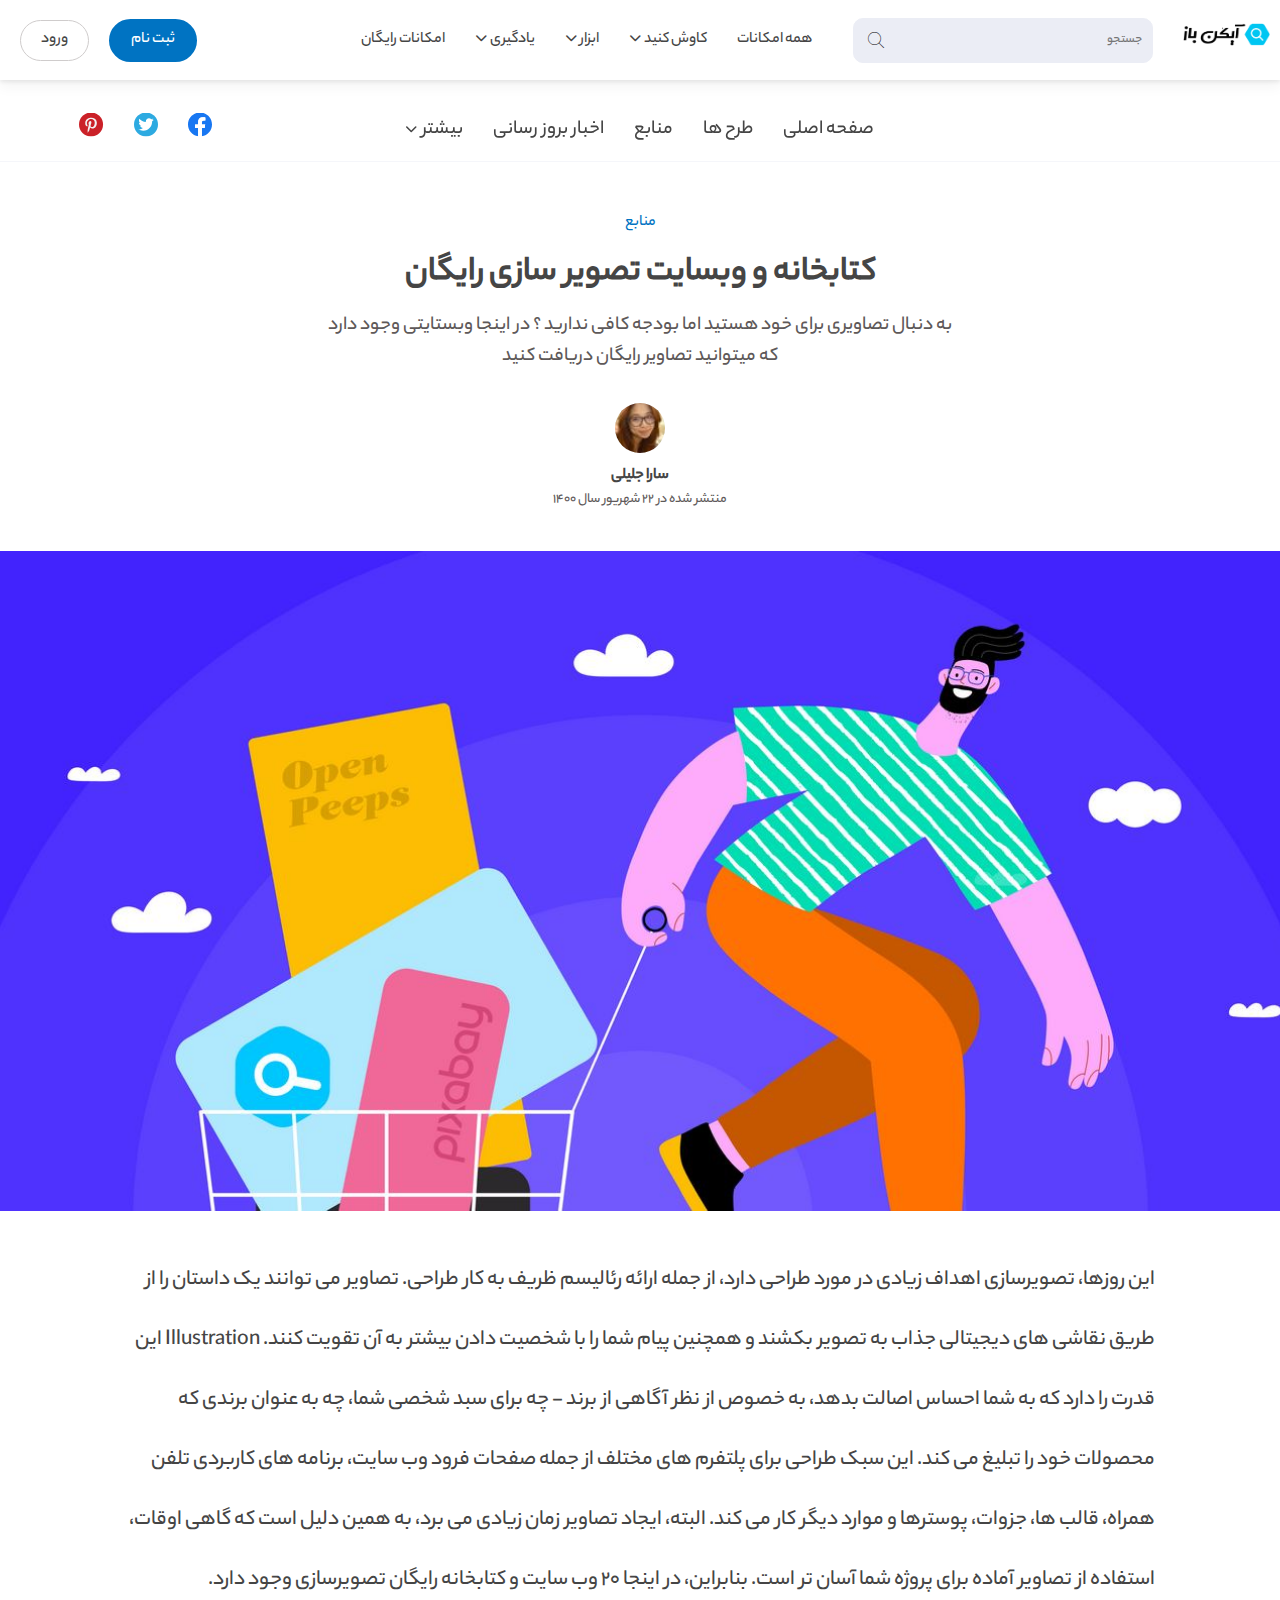
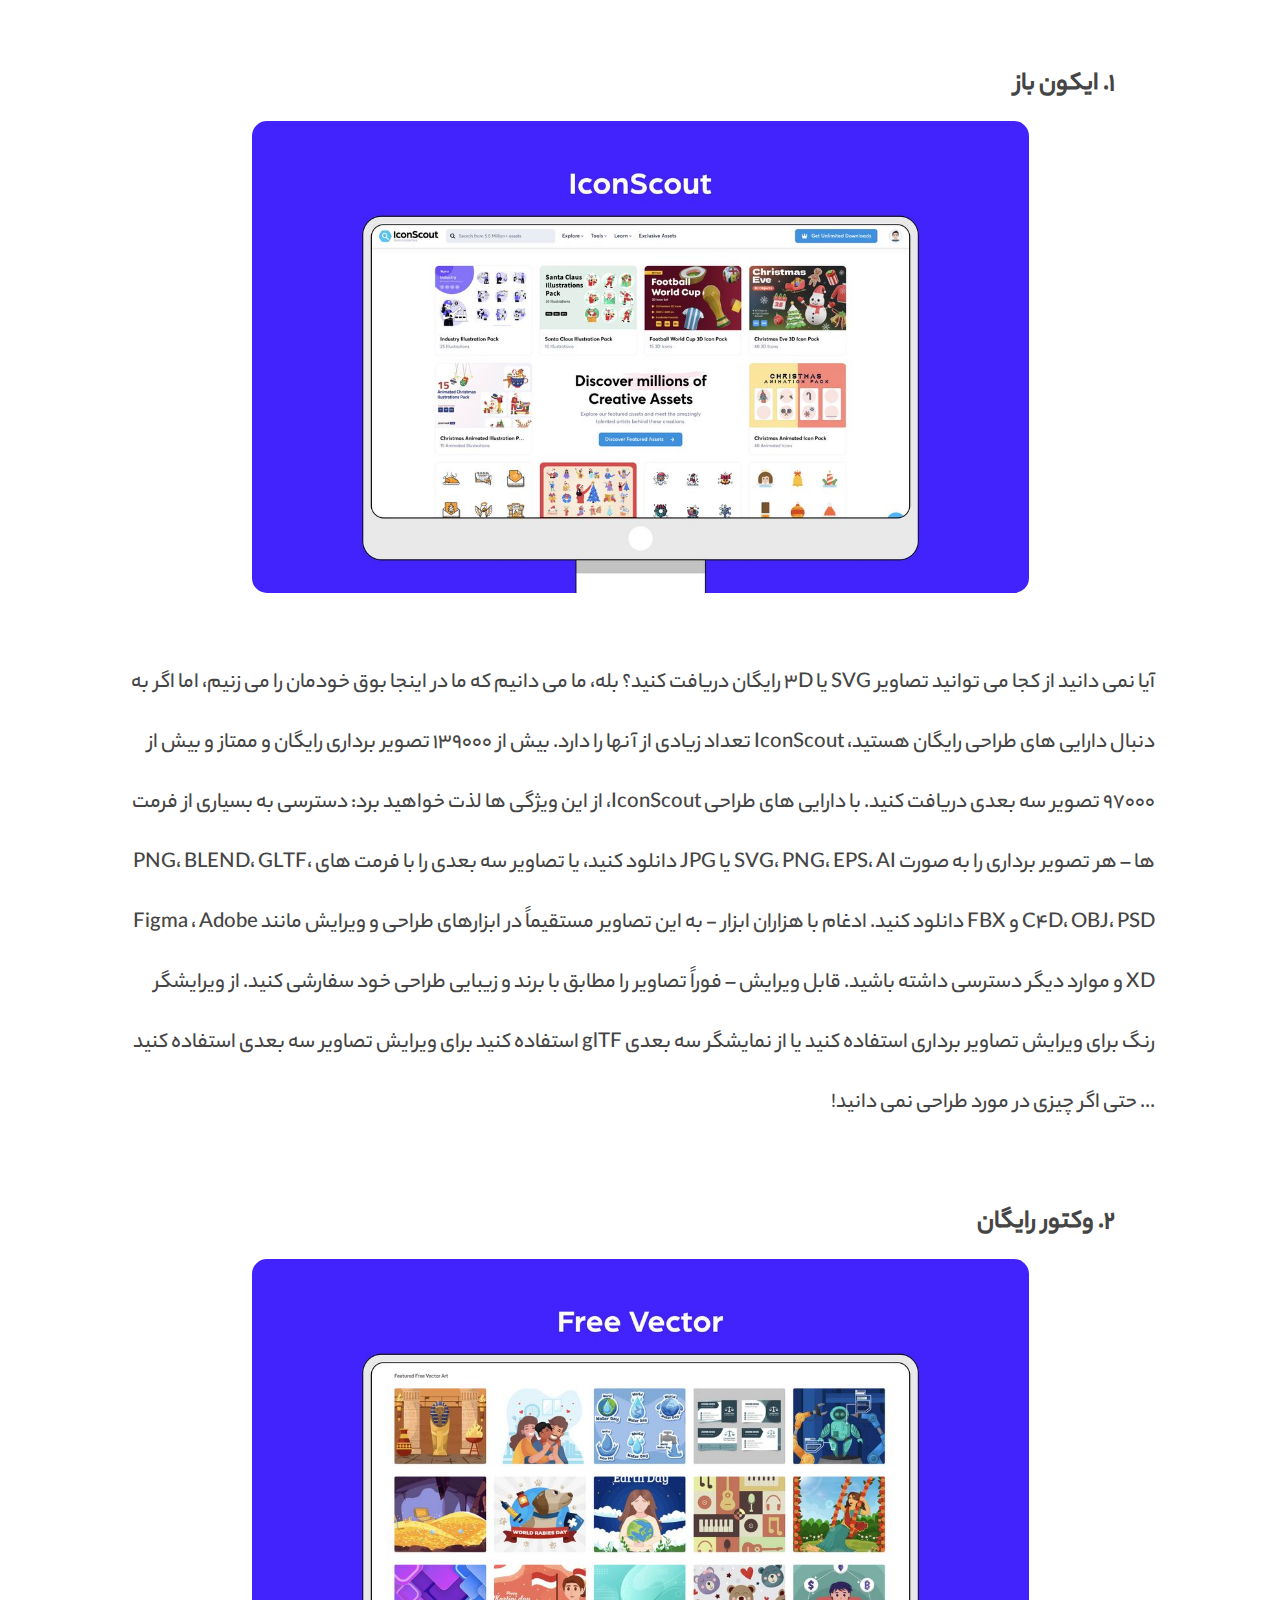
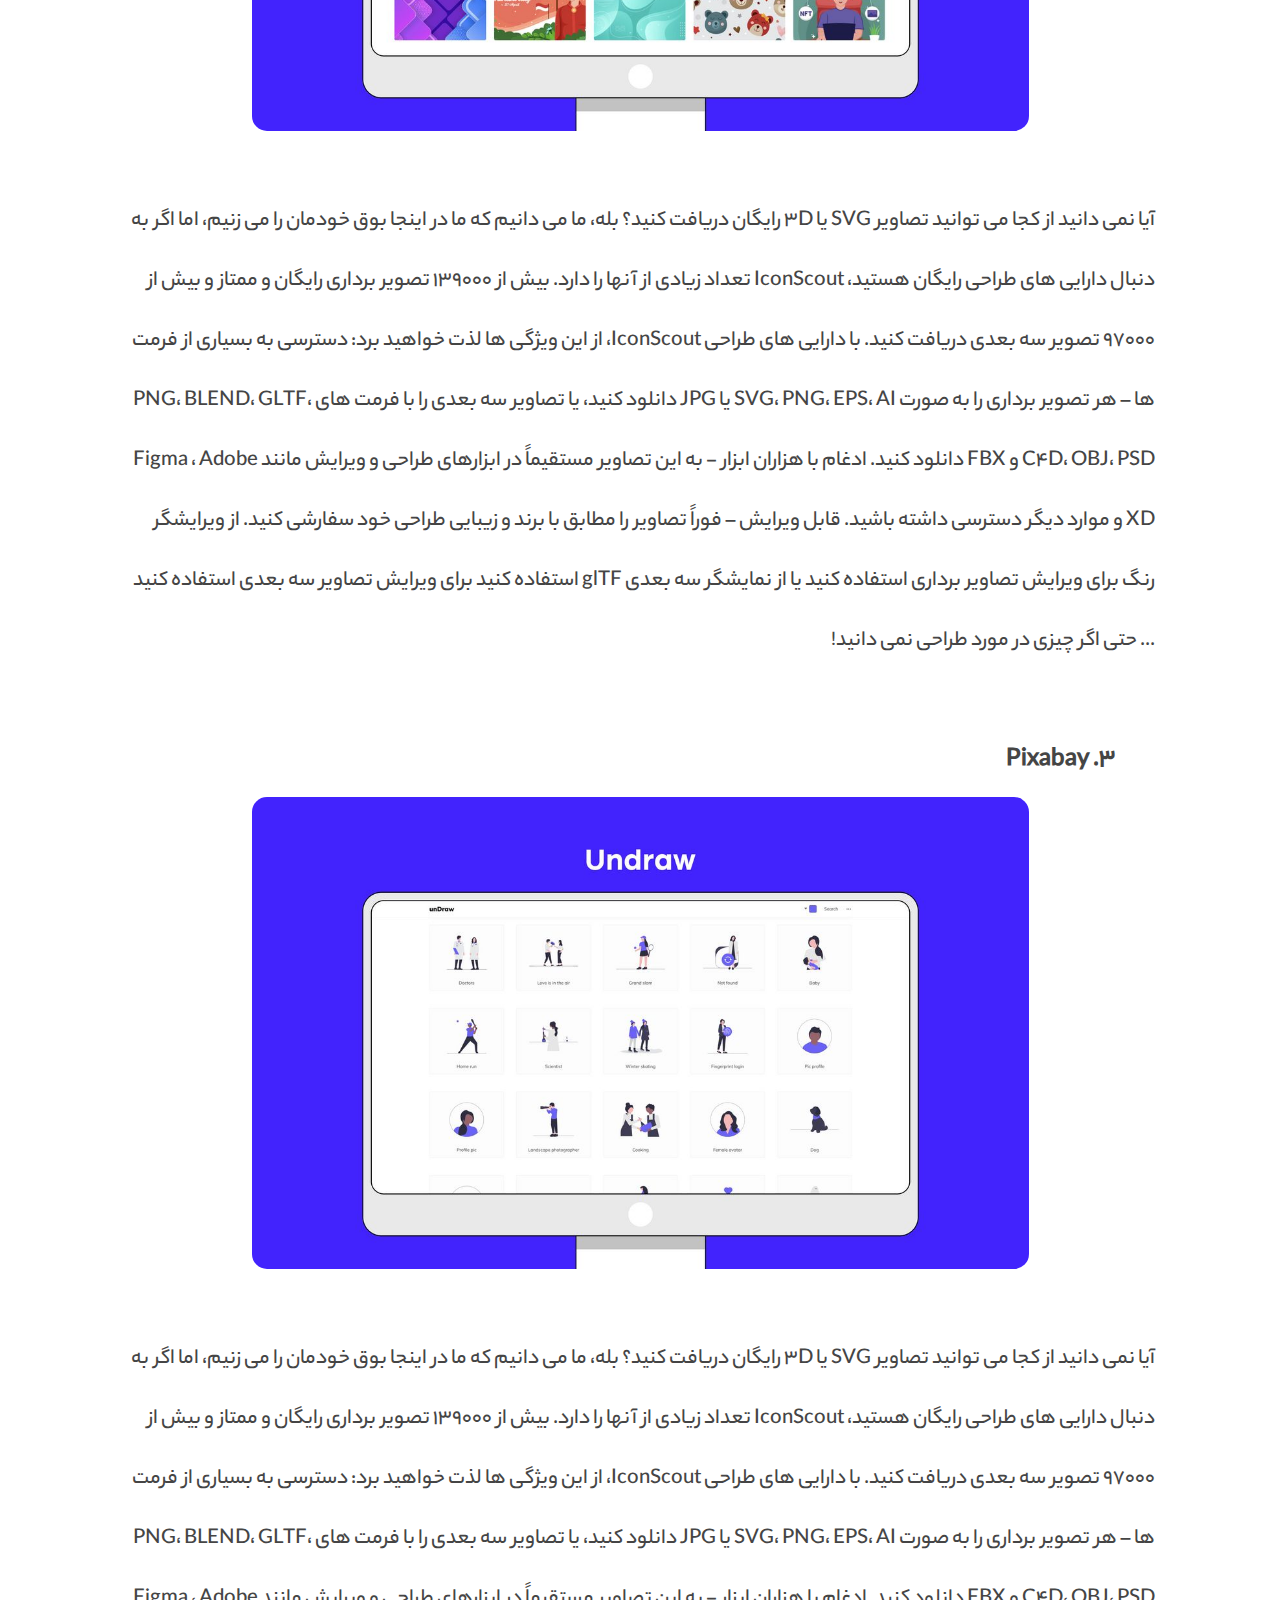
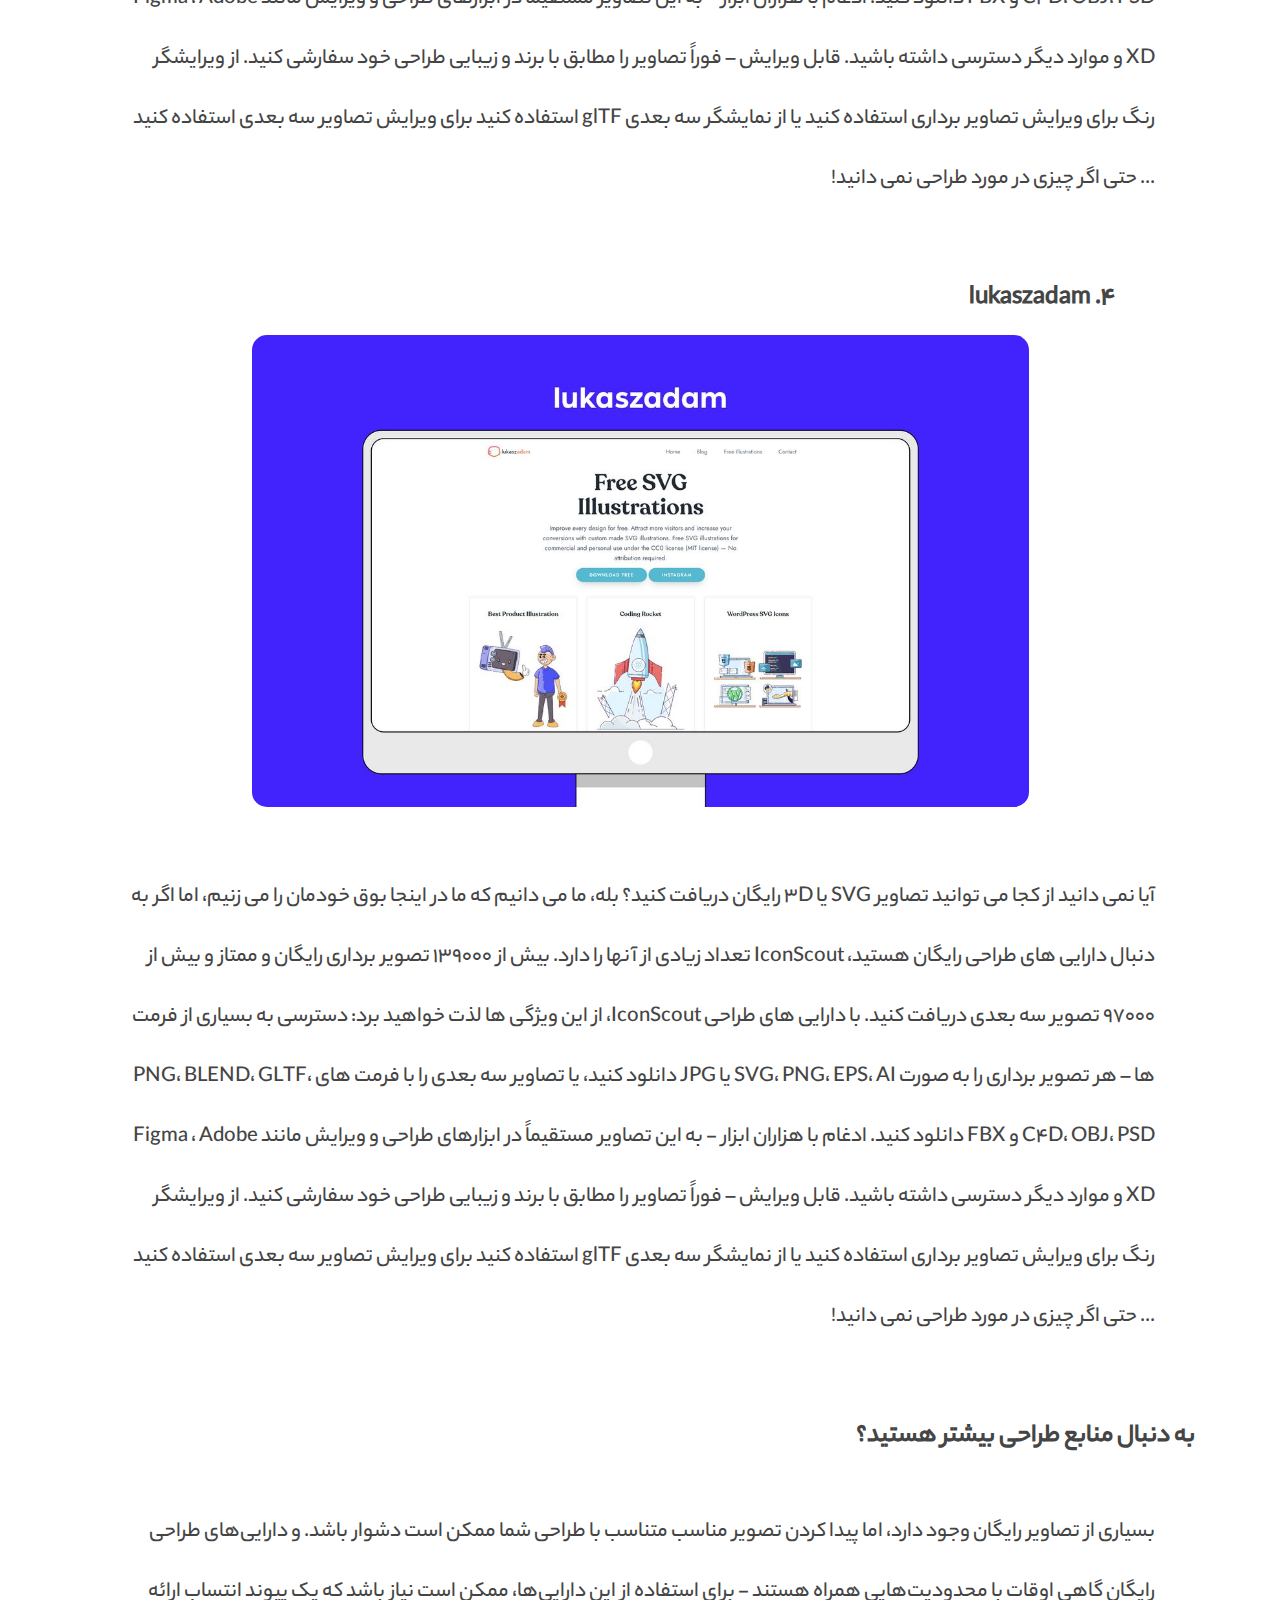
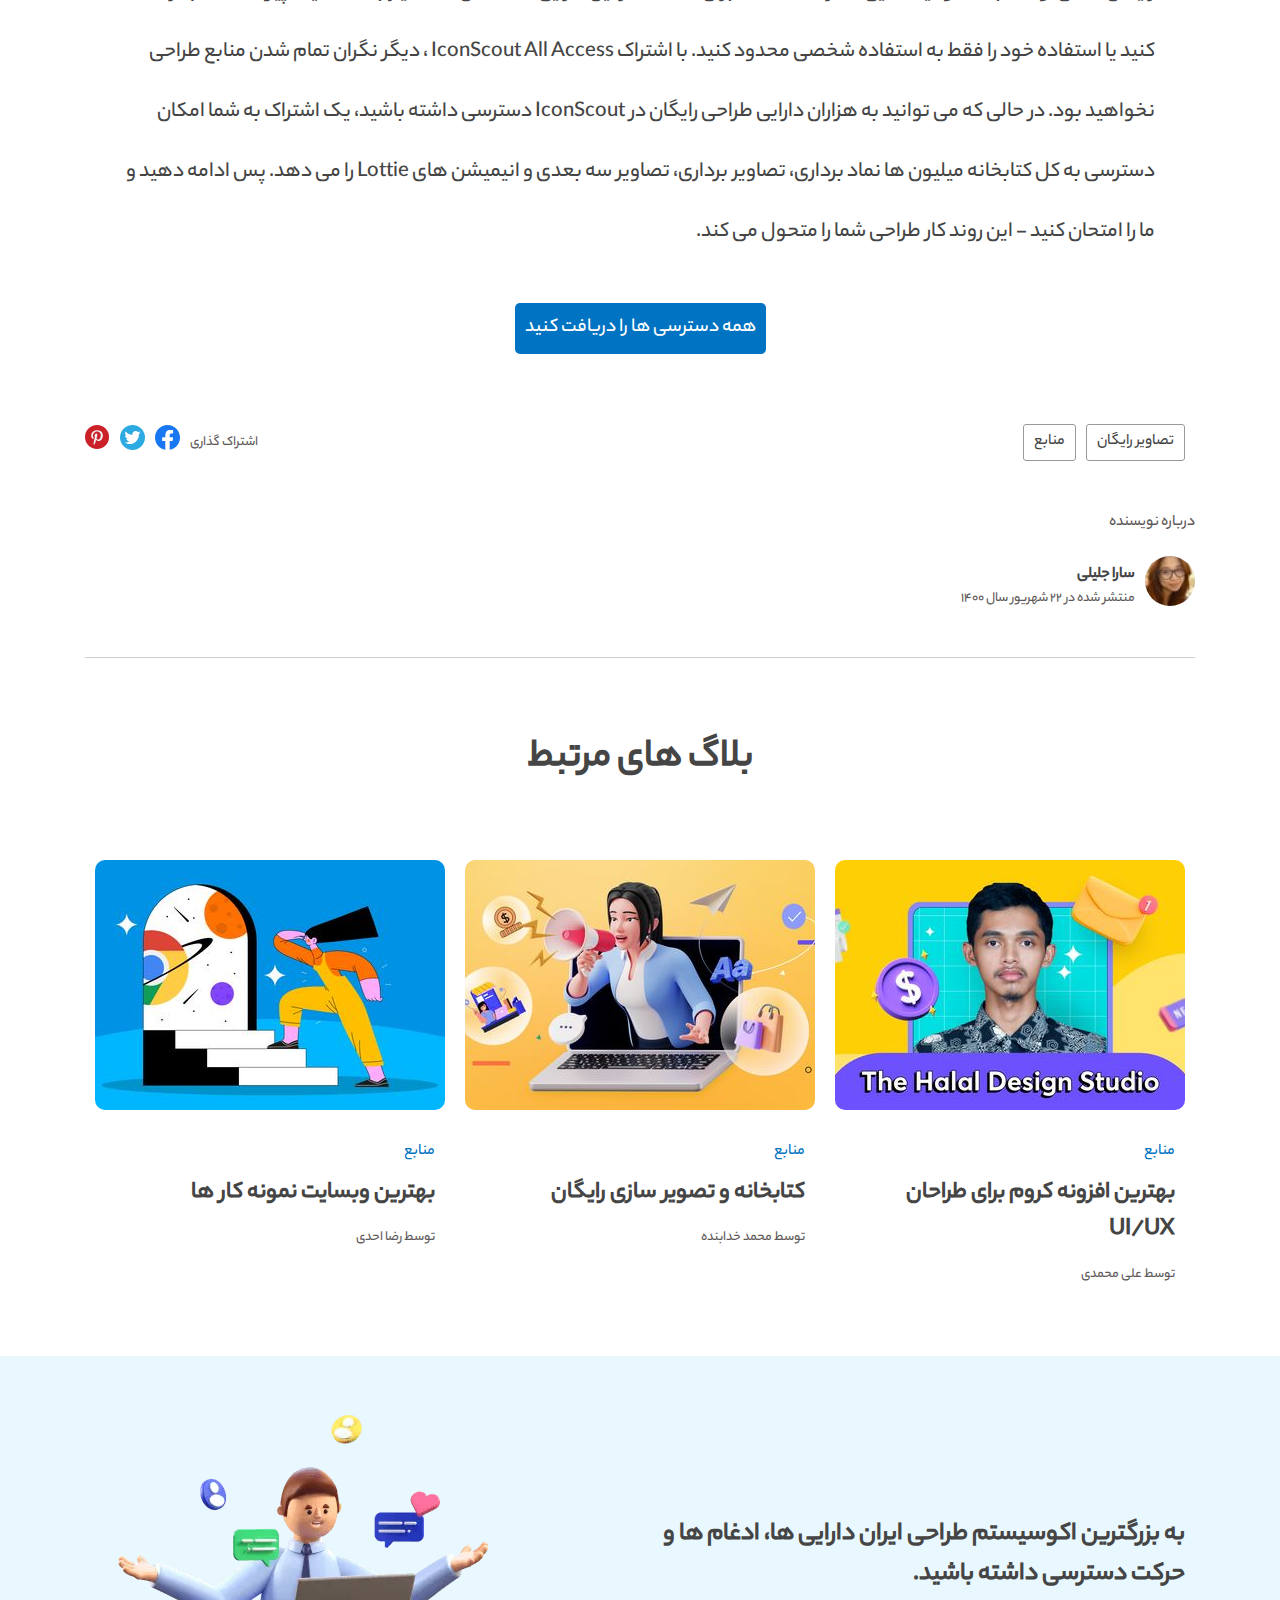
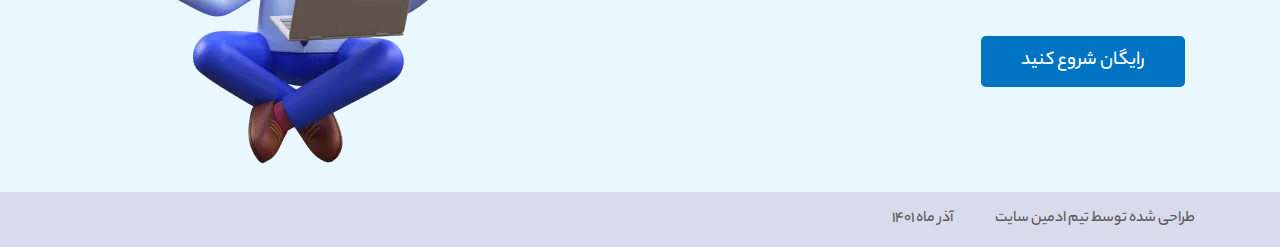
<file: single-blog.html>
<!DOCTYPE html>
<html lang="en">

<head>
    <meta charset="UTF-8">
    <meta http-equiv="X-UA-Compatible" content="IE=edge">
    <meta name="viewport" content="width=device-width, initial-scale=1.0">
    <title>Single-Blog</title>
    <link rel="stylesheet" href="./style/general.css">
    <link rel="stylesheet" href="./style/single-blog.css">
    <link rel="stylesheet" href="./style/responsive.css">
    <link rel="stylesheet" href="./pro/css/all.css">

</head>

<body>



    <div class="overlay"></div>
    <div class="responsive-navbar">
        <ul class="responsive-links">
            <div class="title">
                <div class="text">کاوش کنید</div><i class="fas fa-times close-btn"></i>
            </div>
            <li><a class="link" href="">تصاویر سه بعدی</a></li>
            <li><a class="link" href=""> انیمیشن های lottie</a> </li>
            <li><a class="link" href=""> تصاویر</a></li>
            <li><a class="link" href="">نماد ها</a> </li>
            <li><a class="link" href="">برنامه ها و افزونه ها</a> </li>
            <li><a class="link" href=""> فروش در آیکون باز</a> </li>
            <li><a class="link" href="">نماد ها</a> </li>
            <li><a class="link" href=""> سفارشی سازی سفارشات</a> </li>
            <li><a class="link" href=""> وبلاگ</a> </li>
            <li><a class="link" href=""> تماس با ما</a> </li>

        </ul>
    </div>

    <!-- //navbar -->
    <nav class="navbar position-products">
        <div class="navbar-container">
            <div class="row align-items-center">
                <div class=" col-2 col-xxl-3 col-xl-3 col-lg-2 col-md-1 col-sm-2 resposive-menu-btn">
                    <div class="btn">
                        <i class="fas fa-bars"></i>
                    </div>
                </div>
                <div class="col-5 col-xxl-1 col-xl-1 col-lg-2 col-md-5 col-sm-5">
                    <div class="logo"><img src="./image/logo/Logo.png" alt=""></div>
                </div>
                <div class="col-12 col-xxl-3 col-xl-3 col-lg-2 col-md-12 col-sm-12 search">



                    <div class="nav-search-box">
                        <input type="text" class="text" placeholder="جستجو">
                        <i class="fa-thin fa-magnifying-glass"></i>
                        <div class="result-page">
                            <ul>
                                <li><a href="">انمیشن</a></li>
                                <li><a href="">انمیشن</a></li>
                                <li><a href="">انمیشن</a></li>
                                <li><a href="">انمیشن</a></li>
                            </ul>
                        </div>
                    </div>
                </div>
                <div class="col-5 col-xxl-5 col-xl-5 col-lg-5 col-md-6 col-sm-6 menu">

                    <ul class="links">
                        <li><a class="nav-link" href="">همه امکانات</a></li>
                        <li class="explore">
                            <a class="nav-link" href="#">
                                <div class="text">کاوش کنید</div>
                                <i style="font-size: 12px; display: flex; align-items: center; margin-top: -5px;margin-right: 3px;"
                                    class="fas fa-chevron-down"></i>
                            </a>

                            <div class="drop-menu-explore">
                                <div class="row">
                                    <div class="col-xxl-2 col-xl-2 col-lg-2 col-md-12 col-sm-12">
                                        <div class="drop-menu-explore-item">
                                            <a href="">
                                                <div class="title">تصاویر سه بعدی</div>
                                                <div class="img"><img src="./image/3d.webp" alt=""></div>

                                            </a>
                                            <div class="grouping">
                                                <ul class="list">
                                                    <li><a href="">تصاویر سه بعدی رایگان</a></li>
                                                    <li><a href="">تصاویر سه بعدی برجسته</a></li>
                                                    <li><a href="">تصاویر سه بعدی پولی</a></li>
                                                </ul>
                                            </div>
                                        </div>
                                    </div>
                                    <div class="col-xxl-2 col-xl-2 col-lg-2 col-md-12 col-sm-12">
                                        <div class="drop-menu-explore-item">
                                            <a href="">
                                                <div class="title">تصاویر </div>
                                                <div class="img"><img
                                                        src="./image/stories/Cover_20-Best-Chrome-Extensions-for-Designers--2-.jpg"
                                                        alt=""></div>

                                            </a>
                                            <div class="grouping">
                                                <ul class="list">
                                                    <li><a href="">تصاویر رایگان</a></li>
                                                    <li><a href="">تصاویر برجسته</a></li>
                                                    <li><a href="">تصاویر پولی</a></li>
                                                </ul>
                                            </div>
                                        </div>
                                    </div>
                                    <div class="col-xxl-2 col-xl-2 col-lg-2 col-md-12 col-sm-12">
                                        <div class="drop-menu-explore-item">
                                            <a href="">
                                                <div class="title">ایکون ها </div>
                                                <div class="img"><img src="./image/grouping/Icons.webp" alt="">
                                                </div>

                                            </a>
                                            <div class="grouping">
                                                <ul class="list">
                                                    <li><a href="">ایکون رایگان</a></li>
                                                    <li><a href="">ایکون های ویژه</a></li>
                                                    <li><a href="">ایکون های پولی</a></li>
                                                </ul>
                                            </div>
                                        </div>
                                    </div>
                                    <div class="col-xxl-2 col-xl-2 col-lg-2 col-md-12 col-sm-12">
                                        <div class="drop-menu-explore-item">
                                            <a href="">
                                                <div class="title">یونیکون ها</div>
                                                <div class="img"><img src="./image/unicons-offer.webp" alt=""></div>

                                            </a>
                                            <div class="grouping">
                                                <ul class="list">
                                                    <li><a href="">یونیکون های رایگان</a></li>
                                                    <li><a href="">یونیکون های برجسته</a></li>
                                                    <li><a href="">یونیکون هی پولی</a></li>
                                                </ul>
                                            </div>
                                        </div>
                                    </div>
                                    <div class="col-xxl-2 col-xl-2 col-lg-2 col-md-12 col-sm-12">
                                        <div class="drop-menu-explore-item">
                                            <a href="">
                                                <div class="title">انیمیشن ها </div>
                                                <div class="img"><img src="./image/get-started.webp" alt=""></div>

                                            </a>
                                            <div class="grouping">
                                                <ul class="list">
                                                    <li><a href="">انیمیشن های رایگان</a></li>
                                                    <li><a href="">انیمیشن های برجسته</a></li>
                                                    <li><a href="">انیمیشن های پولی</a></li>
                                                </ul>
                                            </div>
                                        </div>
                                    </div>
                                    <div class="col-xxl-2 col-xl-2 col-lg-2 col-md-12 col-sm-12">
                                        <div class="drop-menu-explore-item">
                                            <a href="">
                                                <div class="title">تصاویر سه بعدی</div>
                                                <div class="img"><img src="./image/3d.webp" alt=""></div>

                                            </a>
                                            <div class="grouping">
                                                <ul class="list">
                                                    <li><a href="">تصاویر سه بعدی رایگان</a></li>
                                                    <li><a href="">تصاویر سه بعدی برجسته</a></li>
                                                    <li><a href="">تصاویر سه بعدی پولی</a></li>
                                                </ul>
                                            </div>
                                        </div>
                                    </div>
                                </div>

                            </div>
                        </li>
                        <li class="tools">
                            <a class="nav-link" href="#">
                                <div class="text">ابزار</div>
                                <i style="font-size: 12px; display: flex; align-items: center; margin-top: -5px;margin-right: 3px;"
                                    class="fas fa-chevron-down"></i>

                            </a>
                            <div class="drop-menu-tools">
                                <div class="title">پلاگین ها</div>
                                <div class="row">
                                    <div class="col-xxl-4 col-xl-4 col-lg-4 col-md-6 col-sm-12">
                                        <ul class="drop-menu-tools-items">
                                            <li class="item">
                                                <a href="">
                                                    <div class="text">ورد پرس</div><i class="fab fa-wordpress"></i>
                                                </a>
                                            </li>
                                            <li class="item">
                                                <a href="">
                                                    <div class="text">ورد پرس</div><i class="fab fa-wordpress"></i>
                                                </a>
                                            </li>
                                            <li class="item">
                                                <a href="">
                                                    <div class="text">ورد پرس</div><i class="fab fa-wordpress"></i>
                                                </a>
                                            </li>
                                            <li class="item">
                                                <a href="">
                                                    <div class="text">ورد پرس</div><i class="fab fa-wordpress"></i>
                                                </a>
                                            </li>
                                            <li class="item">
                                                <a href="">
                                                    <div class="text">ورد پرس</div><i class="fab fa-wordpress"></i>
                                                </a>
                                            </li>
                                            <li class="item">
                                                <a href="">
                                                    <div class="text">ورد پرس</div><i class="fab fa-wordpress"></i>
                                                </a>
                                            </li>
                                        </ul>
                                    </div>
                                    <div class="col-xxl-4 col-xl-4 col-lg-4 col-md-6 col-sm-12">
                                        <ul class="drop-menu-tools-items">
                                            <li class="item">
                                                <a href="">
                                                    <div class="text">ورد پرس</div><i class="fab fa-wordpress"></i>
                                                </a>
                                            </li>
                                            <li class="item">
                                                <a href="">
                                                    <div class="text">ورد پرس</div><i class="fab fa-wordpress"></i>
                                                </a>
                                            </li>
                                            <li class="item">
                                                <a href="">
                                                    <div class="text">ورد پرس</div><i class="fab fa-wordpress"></i>
                                                </a>
                                            </li>
                                            <li class="item">
                                                <a href="">
                                                    <div class="text">ورد پرس</div><i class="fab fa-wordpress"></i>
                                                </a>
                                            </li>
                                            <li class="item">
                                                <a href="">
                                                    <div class="text">ورد پرس</div><i class="fab fa-wordpress"></i>
                                                </a>
                                            </li>
                                            <li class="item">
                                                <a href="">
                                                    <div class="text">ورد پرس</div><i class="fab fa-wordpress"></i>
                                                </a>
                                            </li>
                                        </ul>
                                    </div>
                                    <div class="col-xxl-4 col-xl-4 col-lg-4 col-md-6 col-sm-12">
                                        <ul class="drop-menu-tools-items">
                                            <li class="item">
                                                <a href="">
                                                    <div class="text">ورد پرس</div><i class="fab fa-wordpress"></i>
                                                </a>
                                            </li>
                                            <li class="item">
                                                <a href="">
                                                    <div class="text">ورد پرس</div><i class="fab fa-wordpress"></i>
                                                </a>
                                            </li>
                                            <li class="item">
                                                <a href="">
                                                    <div class="text">ورد پرس</div><i class="fab fa-wordpress"></i>
                                                </a>
                                            </li>
                                            <li class="item">
                                                <a href="">
                                                    <div class="text">ورد پرس</div><i class="fab fa-wordpress"></i>
                                                </a>
                                            </li>
                                            <li class="item">
                                                <a href="">
                                                    <div class="text">ورد پرس</div><i class="fab fa-wordpress"></i>
                                                </a>
                                            </li>
                                            <li class="item">
                                                <a href="">
                                                    <div class="text">ورد پرس</div><i class="fab fa-wordpress"></i>
                                                </a>
                                            </li>
                                        </ul>
                                    </div>
                                </div>
                            </div>

                        </li>
                        <li class="learn">
                            <a class="nav-link" href="#">
                                <div class="text">یادگیری</div>
                                <i style="font-size: 12px; display: flex; align-items: center; margin-top: -5px;margin-right: 3px;"
                                    class="fas fa-chevron-down"></i>
                            </a>
                            <div class="drop-menu-learn">
                                <ul class="learn-link">
                                    <li><a href="">وبلاگ</a></li>
                                    <li><a href="">آموزش</a></li>
                                </ul>
                            </div>
                        </li>
                        <li><a class="nav-link" href="">امکانات رایگان</a></li>

                    </ul>
                </div>

                <div class="col-4 col-xxl-3 col-xl-3 col-lg-3 col-md-5 col-sm-5">
                    <div class="auth">
                        <a class="register-btn btn" href="">ثبت نام</a>
                        <a class="login-btn btn" href="">ورود</a>
                        <a href="" class="icon">
                            <i class="fa-solid fa-arrow-right-to-bracket"></i>
                        </a>
                    </div>

                </div>
            </div>
        </div>
    </nav>

    <!-- //single-blog -->

    <section class="single-blog">
        <div class="blog-links">
            <ul>
                <li><a href="">صفحه اصلی</a></li>
                <li class="designs"><a href="">طرح ها</a></li>
                <li><a href="">منابع</a></li>
                <li><a href="">اخبار بروز رسانی</a></li>
                <li class="more"><span>بیشتر</span><i class="fas fa-chevron-down"></i>
                    <ul class="drop-menu">
                        <li><a href="">مصاحبه ها</a></li>
                        <li><a href="">آموزش ها </a></li>
                        <li><a href="">الهام بخش طراحی</a></li>
                    </ul>

                </li>
            </ul>

            <ul class="share">

              
                <li><a href=""><img src="./image/single-blog/download.svg" alt=""></a></li>
                <li><a href=""><img src="./image/single-blog/twitter.a695aeb.svg" alt=""></a></li>
                <li><a href=""><img src="./image/single-blog/download (1).svg" alt=""></a></li>
            </ul>
        </div>

        <div class="contanier">
            <div class="single-blog-intro">
                <div class="source">منابع</div>
                <div class="name">کتابخانه و وبسایت تصویر سازی رایگان</div>
                <div class="desc">به دنبال تصاویری برای خود هستید اما بودجه کافی ندارید ؟ در اینجا وبستایتی وجود دارد که
                    میتوانید تصاویر رایگان دریافت کنید</div>
                <div class="user">
                    <div class="img"><img src="./image/single-blog/WhatsApp-Image-2022-07-19-at-4.40.34-PM-2.jpg"
                            alt=""></div>
                    <div class="user-name">سارا جلیلی</div>
                    <div class="publish-date">منتشر شده در 22 شهریور سال 1400</div>
                </div>
            </div>
        </div>
        
        <div class="single-blog-img">
            <img src="./image/single-blog/Cover_Free-Illustration-Libraries-and-Websites.jpg" alt="">
        </div>
        <div class="container">

            <div class="single-blog-desc">
                <p>این روزها، تصویرسازی اهداف زیادی در مورد طراحی دارد، از جمله ارائه رئالیسم ظریف به کار طراحی. تصاویر
                    می توانند یک داستان را از طریق نقاشی های دیجیتالی جذاب به تصویر بکشند و همچنین پیام شما را با شخصیت
                    دادن بیشتر به آن تقویت کنند.

                    Illustration این قدرت را دارد که به شما احساس اصالت بدهد، به خصوص از نظر آگاهی از برند - چه برای سبد
                    شخصی شما، چه به عنوان برندی که محصولات خود را تبلیغ می کند. این سبک طراحی برای پلتفرم های مختلف از
                    جمله صفحات فرود وب سایت، برنامه های کاربردی تلفن همراه، قالب ها، جزوات، پوسترها و موارد دیگر کار می
                    کند.

                    البته، ایجاد تصاویر زمان زیادی می برد، به همین دلیل است که گاهی اوقات، استفاده از تصاویر آماده برای
                    پروژه شما آسان تر است. بنابراین، در اینجا 20 وب سایت و کتابخانه رایگان تصویرسازی وجود دارد.</p>
            </div>


            <div class="single-blog-item">
                <div class="title">1. ایکون باز
                </div>
                <div class="img"> <img src="./image/single-blog/IconScout--3-.jpg" alt="">
                </div>
                <div class="desc">
                    <p>آیا نمی دانید از کجا می توانید تصاویر SVG یا 3D رایگان دریافت کنید؟ بله، ما می دانیم که ما در
                        اینجا بوق خودمان را می زنیم، اما اگر به دنبال دارایی های طراحی رایگان هستید، IconScout تعداد
                        زیادی از آنها را دارد. بیش از 139000 تصویر برداری رایگان و ممتاز و بیش از 97000 تصویر سه بعدی
                        دریافت کنید.

                        با دارایی های طراحی IconScout، از این ویژگی ها لذت خواهید برد:

                        دسترسی به بسیاری از فرمت ها – هر تصویر برداری را به صورت SVG، PNG، EPS، AI یا JPG دانلود کنید،
                        یا تصاویر سه بعدی را با فرمت های PNG، BLEND، GLTF، C4D، OBJ، PSD و FBX دانلود کنید.
                        ادغام با هزاران ابزار - به این تصاویر مستقیماً در ابزارهای طراحی و ویرایش مانند Figma ، Adobe XD
                        و موارد دیگر دسترسی داشته باشید.
                        قابل ویرایش – فوراً تصاویر را مطابق با برند و زیبایی طراحی خود سفارشی کنید. از ویرایشگر رنگ برای
                        ویرایش تصاویر برداری استفاده کنید یا از نمایشگر سه بعدی glTF استفاده کنید برای ویرایش تصاویر سه
                        بعدی استفاده کنید ... حتی اگر چیزی در مورد طراحی نمی دانید!</p>
                </div>
            </div>
            <div class="single-blog-item">
                <div class="title">2. وکتور رایگان
                </div>
                <div class="img"> <img src="./image/single-blog/Free-Vector.jpg" alt="">
                </div>
                <div class="desc">
                    <p>آیا نمی دانید از کجا می توانید تصاویر SVG یا 3D رایگان دریافت کنید؟ بله، ما می دانیم که ما در
                        اینجا بوق خودمان را می زنیم، اما اگر به دنبال دارایی های طراحی رایگان هستید، IconScout تعداد
                        زیادی از آنها را دارد. بیش از 139000 تصویر برداری رایگان و ممتاز و بیش از 97000 تصویر سه بعدی
                        دریافت کنید.

                        با دارایی های طراحی IconScout، از این ویژگی ها لذت خواهید برد:

                        دسترسی به بسیاری از فرمت ها – هر تصویر برداری را به صورت SVG، PNG، EPS، AI یا JPG دانلود کنید،
                        یا تصاویر سه بعدی را با فرمت های PNG، BLEND، GLTF، C4D، OBJ، PSD و FBX دانلود کنید.
                        ادغام با هزاران ابزار - به این تصاویر مستقیماً در ابزارهای طراحی و ویرایش مانند Figma ، Adobe XD
                        و موارد دیگر دسترسی داشته باشید.
                        قابل ویرایش – فوراً تصاویر را مطابق با برند و زیبایی طراحی خود سفارشی کنید. از ویرایشگر رنگ برای
                        ویرایش تصاویر برداری استفاده کنید یا از نمایشگر سه بعدی glTF استفاده کنید برای ویرایش تصاویر سه
                        بعدی استفاده کنید ... حتی اگر چیزی در مورد طراحی نمی دانید!</p>
                </div>
            </div>
            <div class="single-blog-item">
                <div class="title">3. Pixabay
                </div>
                <div class="img"> <img src="./image/single-blog//Undraw.jpg" alt="">
                </div>
                <div class="desc">
                    <p>آیا نمی دانید از کجا می توانید تصاویر SVG یا 3D رایگان دریافت کنید؟ بله، ما می دانیم که ما در
                        اینجا بوق خودمان را می زنیم، اما اگر به دنبال دارایی های طراحی رایگان هستید، IconScout تعداد
                        زیادی از آنها را دارد. بیش از 139000 تصویر برداری رایگان و ممتاز و بیش از 97000 تصویر سه بعدی
                        دریافت کنید.

                        با دارایی های طراحی IconScout، از این ویژگی ها لذت خواهید برد:

                        دسترسی به بسیاری از فرمت ها – هر تصویر برداری را به صورت SVG، PNG، EPS، AI یا JPG دانلود کنید،
                        یا تصاویر سه بعدی را با فرمت های PNG، BLEND، GLTF، C4D، OBJ، PSD و FBX دانلود کنید.
                        ادغام با هزاران ابزار - به این تصاویر مستقیماً در ابزارهای طراحی و ویرایش مانند Figma ، Adobe XD
                        و موارد دیگر دسترسی داشته باشید.
                        قابل ویرایش – فوراً تصاویر را مطابق با برند و زیبایی طراحی خود سفارشی کنید. از ویرایشگر رنگ برای
                        ویرایش تصاویر برداری استفاده کنید یا از نمایشگر سه بعدی glTF استفاده کنید برای ویرایش تصاویر سه
                        بعدی استفاده کنید ... حتی اگر چیزی در مورد طراحی نمی دانید!</p>
                </div>
            </div>
            <div class="single-blog-item">
                <div class="title">4. lukaszadam
                </div>
                <div class="img"> <img src="./image/single-blog/lukaszadam.jpg" alt="">
                </div>
                <div class="desc">
                    <p>آیا نمی دانید از کجا می توانید تصاویر SVG یا 3D رایگان دریافت کنید؟ بله، ما می دانیم که ما در
                        اینجا بوق خودمان را می زنیم، اما اگر به دنبال دارایی های طراحی رایگان هستید، IconScout تعداد
                        زیادی از آنها را دارد. بیش از 139000 تصویر برداری رایگان و ممتاز و بیش از 97000 تصویر سه بعدی
                        دریافت کنید.

                        با دارایی های طراحی IconScout، از این ویژگی ها لذت خواهید برد:

                        دسترسی به بسیاری از فرمت ها – هر تصویر برداری را به صورت SVG، PNG، EPS، AI یا JPG دانلود کنید،
                        یا تصاویر سه بعدی را با فرمت های PNG، BLEND، GLTF، C4D، OBJ، PSD و FBX دانلود کنید.
                        ادغام با هزاران ابزار - به این تصاویر مستقیماً در ابزارهای طراحی و ویرایش مانند Figma ، Adobe XD
                        و موارد دیگر دسترسی داشته باشید.
                        قابل ویرایش – فوراً تصاویر را مطابق با برند و زیبایی طراحی خود سفارشی کنید. از ویرایشگر رنگ برای
                        ویرایش تصاویر برداری استفاده کنید یا از نمایشگر سه بعدی glTF استفاده کنید برای ویرایش تصاویر سه
                        بعدی استفاده کنید ... حتی اگر چیزی در مورد طراحی نمی دانید!</p>
                </div>
            </div>

            <div class="more-product">
                <div class="title">به دنبال منابع طراحی بیشتر هستید؟

                </div>
                <div class="desc">
                    <p>بسیاری از تصاویر رایگان وجود دارد، اما پیدا کردن تصویر مناسب متناسب با طراحی شما ممکن است دشوار
                        باشد. و دارایی‌های طراحی رایگان گاهی اوقات با محدودیت‌هایی همراه هستند - برای استفاده از این
                        دارایی‌ها، ممکن است نیاز باشد که یک پیوند انتساب ارائه کنید یا استفاده خود را فقط به استفاده
                        شخصی محدود کنید.

                        با اشتراک IconScout All Access ، دیگر نگران تمام شدن منابع طراحی نخواهید بود. در حالی که می
                        توانید به هزاران دارایی طراحی رایگان در IconScout دسترسی داشته باشید، یک اشتراک به شما امکان
                        دسترسی به کل کتابخانه میلیون ها نماد برداری، تصاویر برداری، تصاویر سه بعدی و انیمیشن های Lottie
                        را می دهد. پس ادامه دهید و ما را امتحان کنید - این روند کار طراحی شما را متحول می کند.</p>
                </div>
                <div class="link"><a href="">همه دسترسی ها را دریافت کنید</a></div>
            </div>

            <div class="quick-access">
                <div class="links row justify-content-space-between align-items-center">
                    <ul class="tag">

                        <li><a href="">تصاویر رایگان</a></li>
                        <li><a href=""> منابع</a></li>

                    </ul>
                    <ul class="share">

                        <li class="text">اشتراک گذاری</li>
                        <li><a href=""><img src="./image/single-blog/download.svg" alt=""></a></li>
                        <li><a href=""><img src="./image/single-blog/twitter.a695aeb.svg" alt=""></a></li>
                        <li><a href=""><img src="./image/single-blog/download (1).svg" alt=""></a></li>
                    </ul>
                </div>
                <div class="about-user">
                    <div class="title">درباره نویسنده</div>
                    <a href="">
                        <div class="user">
                            <div class="img"><img
                                    src="./image/single-blog/WhatsApp-Image-2022-07-19-at-4.40.34-PM-2.jpg" alt="">
                            </div>
                            <div class="desc">
                                <div class="user-name">سارا جلیلی</div>
                                <div class="publish-date">منتشر شده در 22 شهریور سال 1400</div>
                            </div>
                        </div>

                    </a>
                </div>
            </div>

            <div class="related-blog ">
                <div class="blog-item-title">
                    <div class="text">
                        بلاگ های مرتبط
                     

                    </div>

                </div>

                <div class="row">
                    <div class="col-xxl-4 col-xl-4 col-lg-4 col-md-6 col-sm-12">
                        <div class="story-item">
                            <a class="link" href="">
                                <div class="story-item-title">
                                    <div class="resource">منابع</div>
                                    <div class="name">بهترین افزونه کروم برای طراحان UI/UX </div>
                                    <div class="desc">توسط علی محمدی</div>
                                </div>
                                <div class="story-item-img">
                                    <img src="./image/blog/Cover--Halal-Design-Interview_2.jpg" alt="">
                                </div>
                            </a>
                        </div>
                    </div>
                    <div class="col-xxl-4 col-xl-4 col-lg-4 col-md-6 col-sm-12">
                        <div class="story-item">
                            <a class="link" href="">
                                <div class="story-item-title">
                                    <div class="resource">منابع</div>
                                    <div class="name">کتابخانه و تصویر سازی رایگان </div>
                                    <div class="desc">توسط محمد خدابنده</div>
                                </div>
                                <div class="story-item-img">
                                    <img src="./image/blog/Cover--top-business-and-ecomerce-assets--1-.jpg" alt="">
                                </div>
                            </a>
                        </div>
                    </div>
                    <div class="col-xxl-4 col-xl-4 col-lg-4 col-md-6 col-sm-12">
                        <div class="story-item">
                            <a class="link" href="">
                                <div class="story-item-title">
                                    <div class="resource">منابع</div>
                                    <div class="name">بهترین وبسایت نمونه کار ها </div>
                                    <div class="desc">توسط رضا احدی</div>
                                </div>
                                <div class="story-item-img">
                                    <img src="./image/blog/Cover_20-Best-Chrome-Extensions-for-Designers--2-.jpg"
                                        alt="">
                                </div>
                            </a>
                        </div>
                    </div>
                </div>
            </div>
        </div>


    </section>


    <!-- //ecosystem -->

    <div class="ecosystem">
        <div class="container">
            <div class="row align-items-center">
                <div class="col-xxl-6 col-xl-6 col-lg-6 col-md-12 col-sm-12">
                    <div class="ecosystem-content">
                        <div class="title">به بزرگترین اکوسیستم طراحی ایران دارایی ها، ادغام ها و حرکت دسترسی داشته
                            باشید.
                        </div>
                        <a class="link" href="">رایگان شروع کنید</a>
                    </div>

                </div>
                <div class="col-xxl-6 col-xl-6 col-lg-6 col-md-12 col-sm-12">
                    <div class="ecosystem-img">
                        <img src="./image/product/attEvXoz0iagsdZNr.e391c85.webp" alt="">
                    </div>

                </div>

            </div>
        </div>
    </div>


    <!-- //footer -->

    <footer>
        <div class="copy-right">
            <div class="container">
                <div class="made">طراحی شده توسط تیم ادمین سایت <span class="date">آذر ماه 1401</span></div>

            </div>
        </div>
    </footer>


    <script src="./js/script.js"></script>

</body>

</html>
</file>
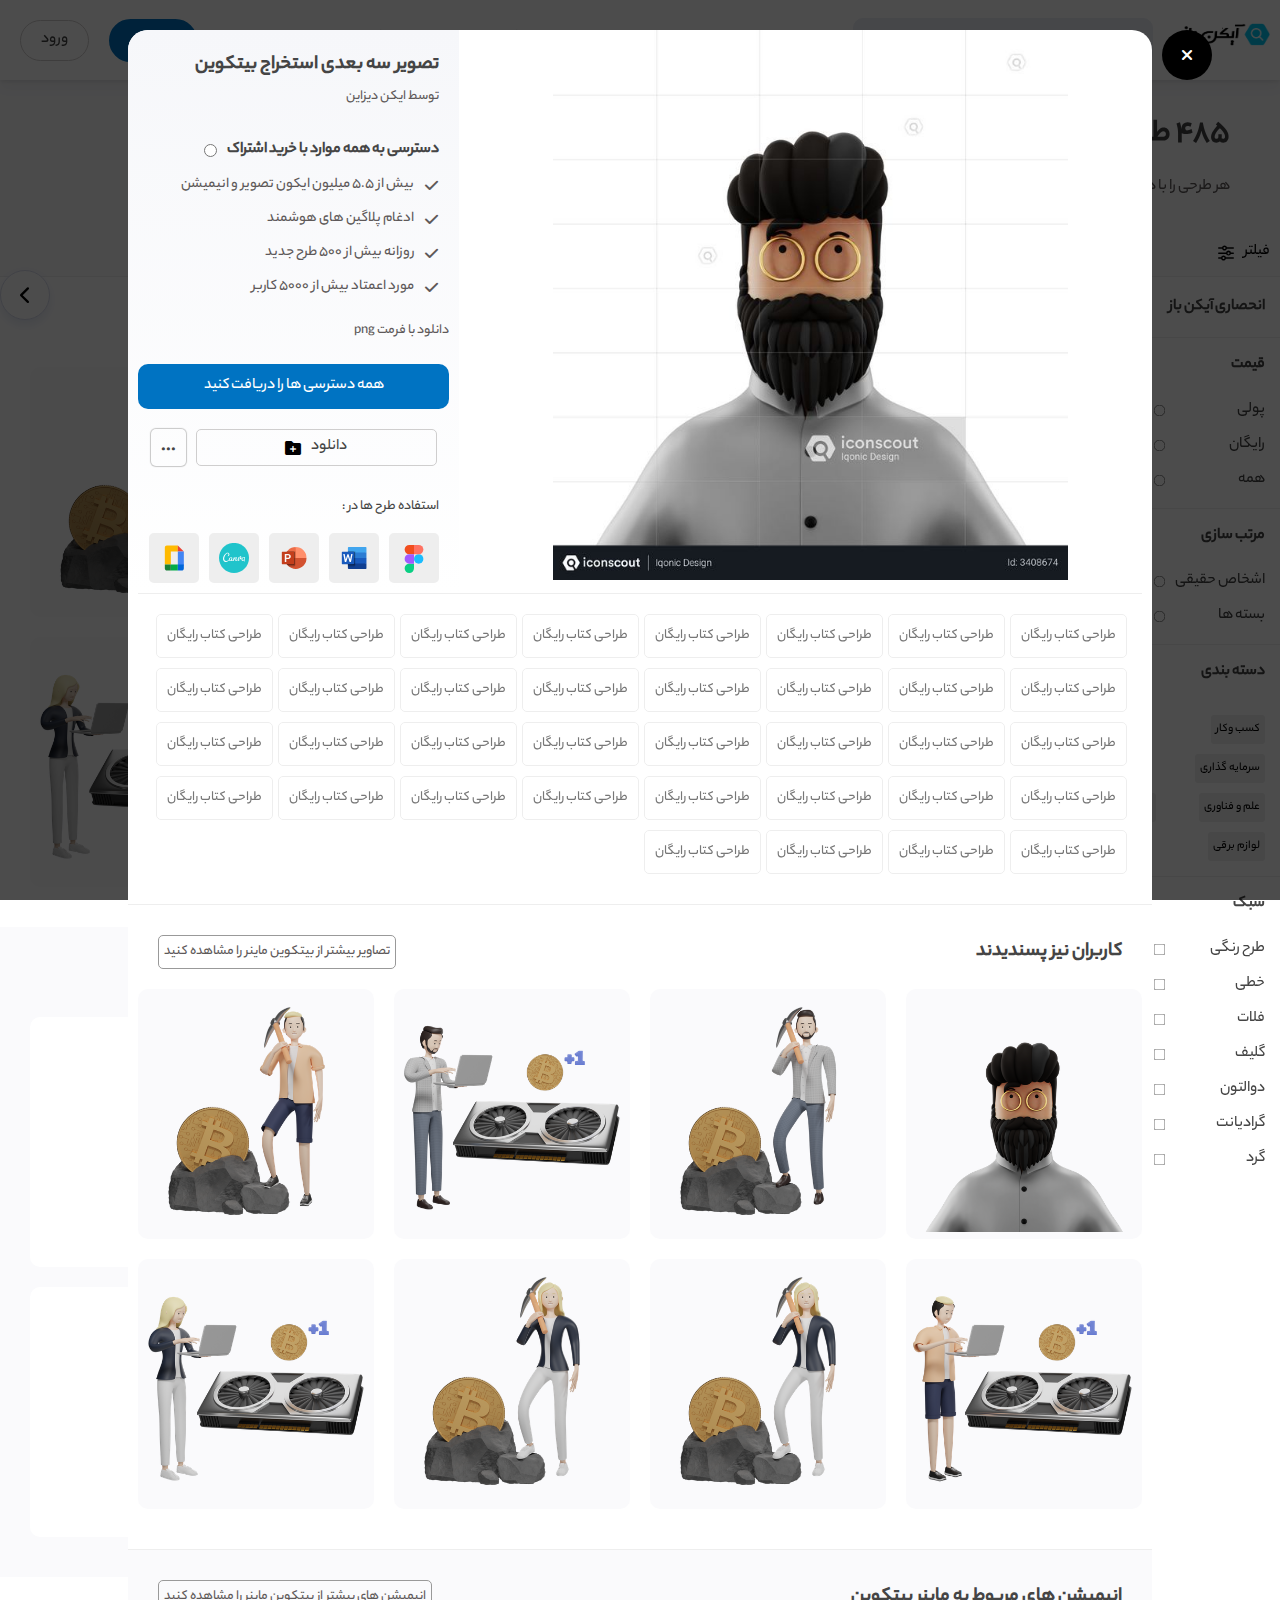
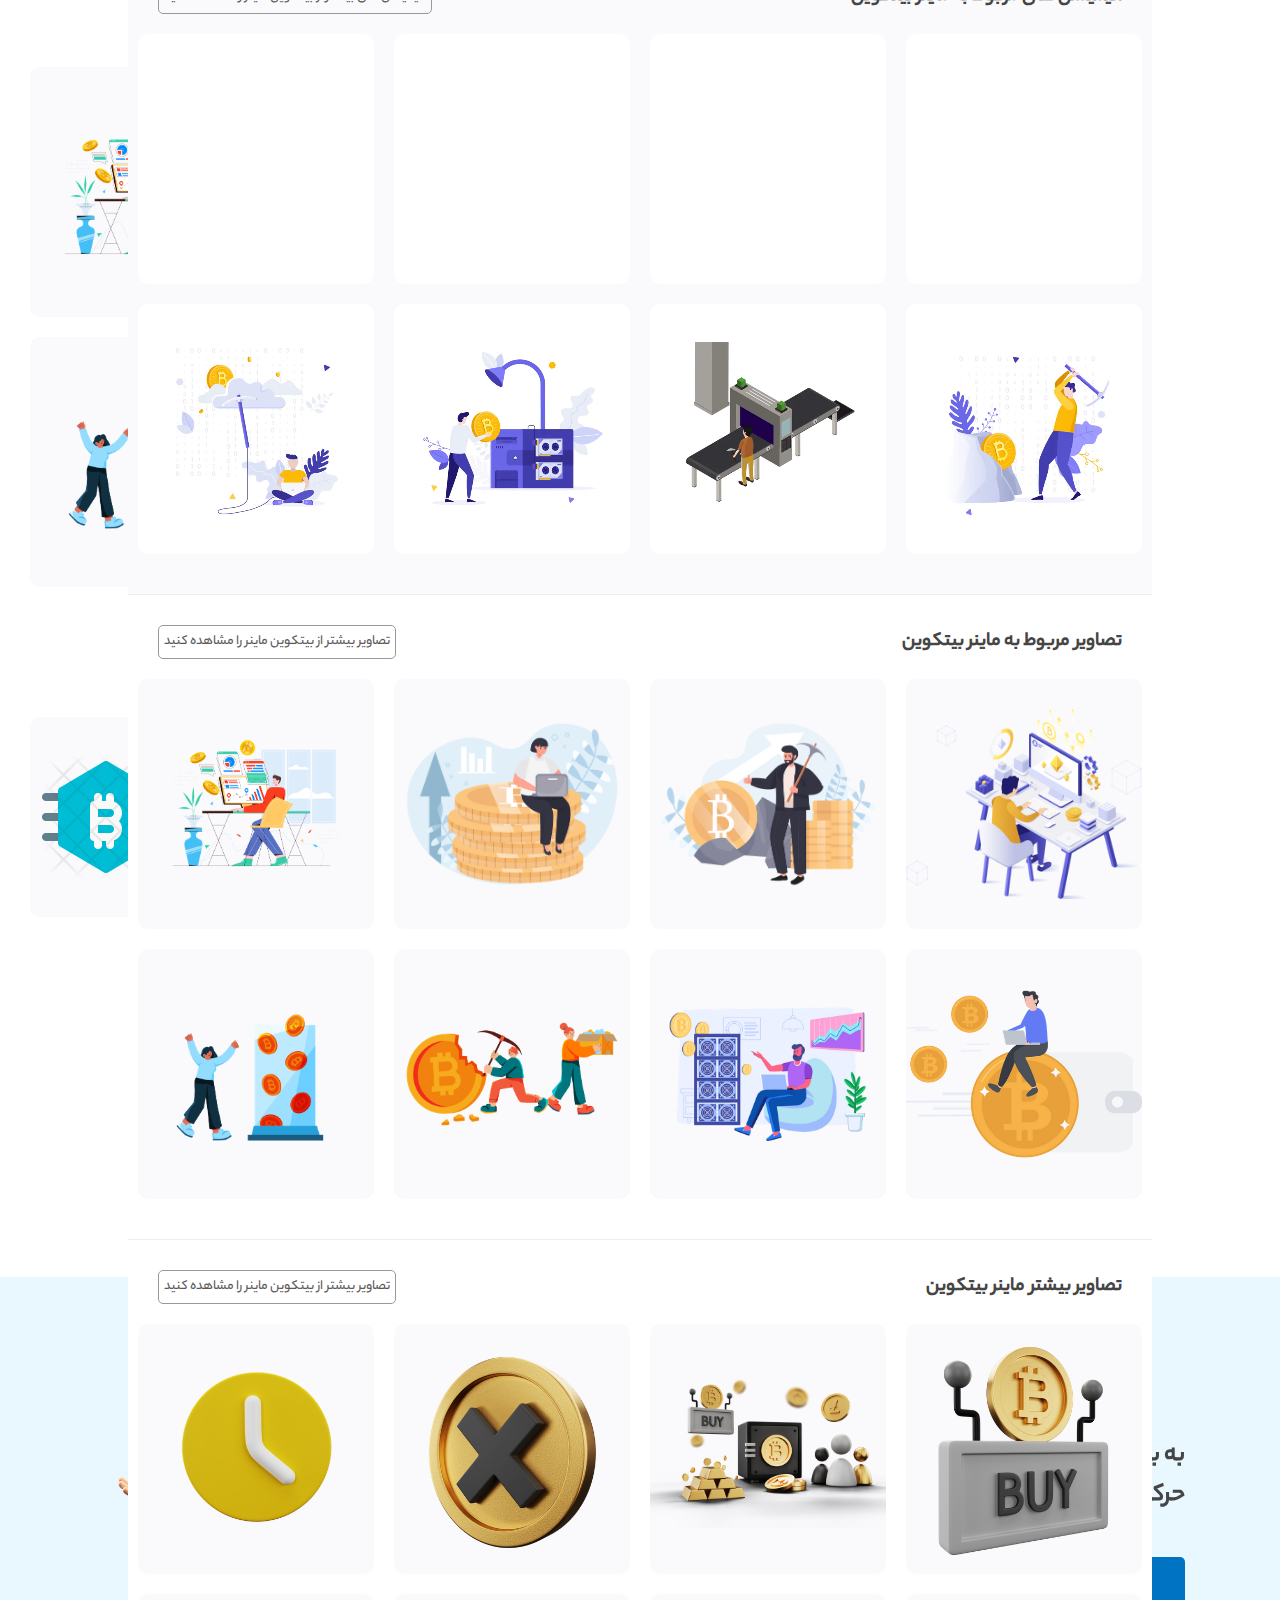
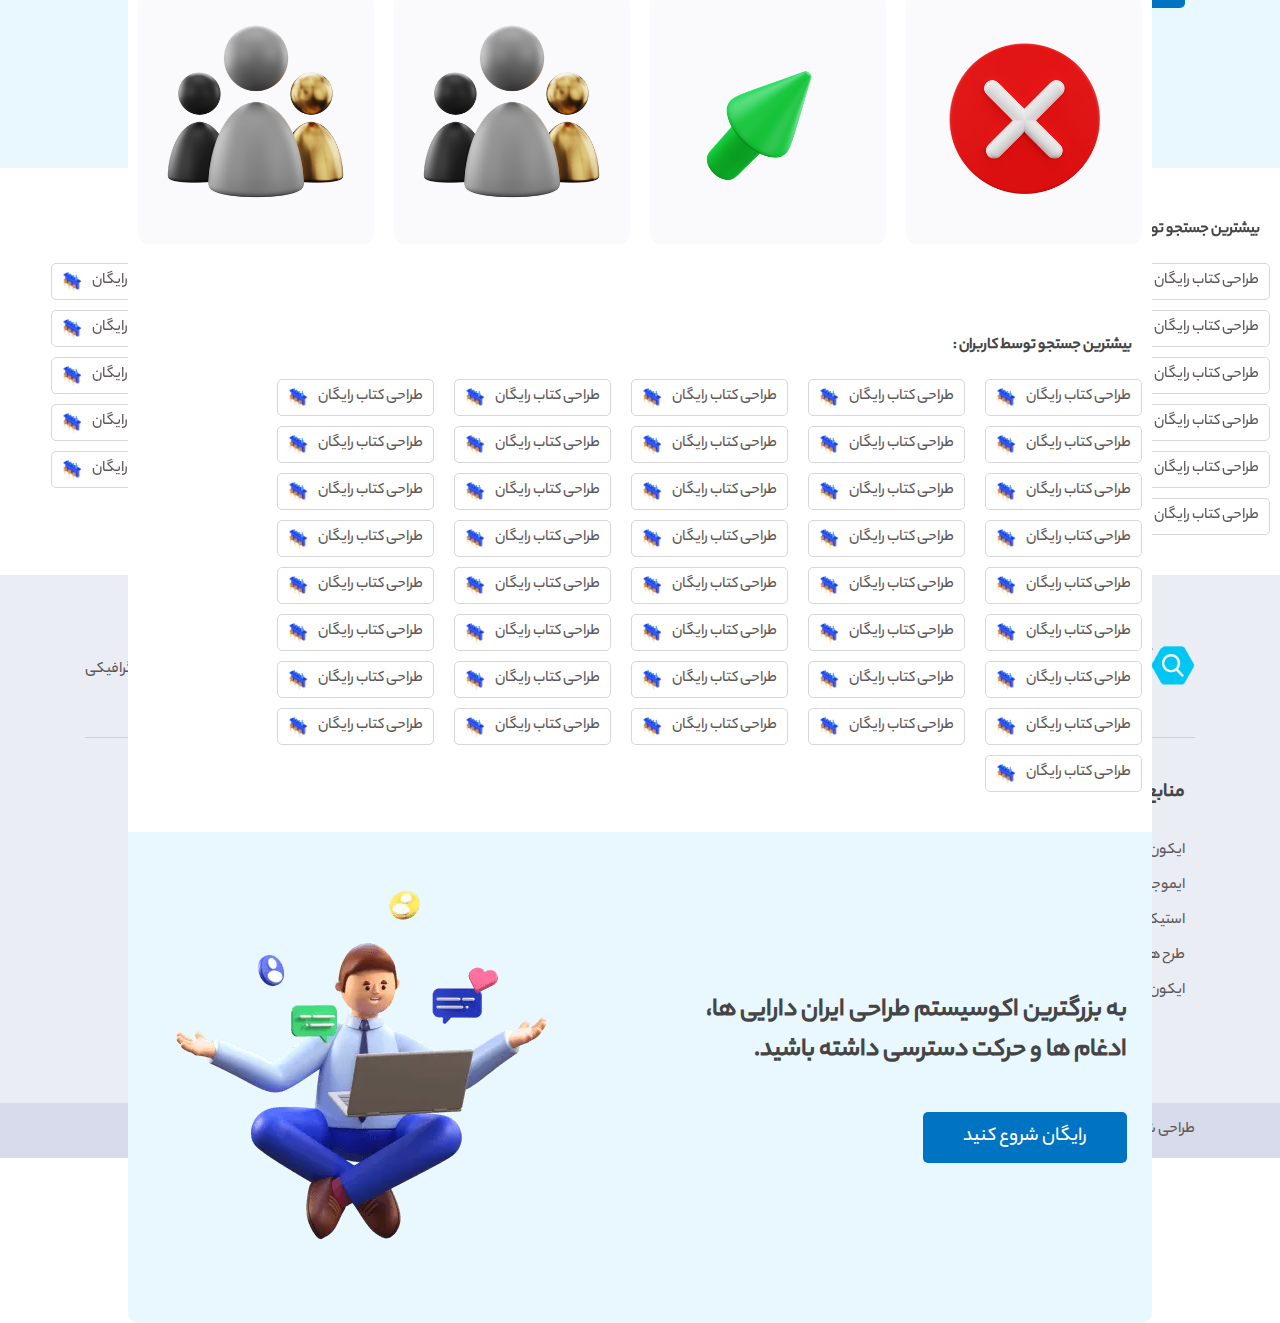
<file: single-product.html>
<!DOCTYPE html>
<html lang="en">

<head>
    <meta charset="UTF-8">
    <meta http-equiv="X-UA-Compatible" content="IE=edge">
    <meta name="viewport" content="width=device-width, initial-scale=1.0">
    <title>Single-Product</title>
    <link rel="stylesheet" href="./style/general.css">
    <link rel="stylesheet" href="./style/product.css">
    <link rel="stylesheet" href="./style/single-product.css">
    <link rel="stylesheet" href="./style/responsive.css">
    <link rel="stylesheet" href="./style/owl.carousel.min.css">
    <link rel="stylesheet" href="./pro/css/all.css">

</head>

<body>

    <!-- //single-product -->
    <section class="single-product">
        <div class="cover"></div>
        <div class="single-product-page ">

            <div class="close-btn">
                <div class="btn"> <i class="fas fa-close"></i></div>
            </div>
            <div class="row">
                <div class="col-xxl-8 col-xl-8 col-lg-12 col-md-12 col-sm-12">
                    <div class="sigle-item-img"><img src="./image/product/3408674.jpg" alt="">
                    </div>
                </div>
                <div class="col-xxl-4 col-xl-4 col-lg-12 col-md-12 col-sm-12 padding-l-0">
                    <div class="sigle-item-desc">
                        <div class="title">
                            <div class="name">تصویر سه بعدی استخراج بیتکوین</div>
                            <div class="source">توسط ایکن دیزاین</div>
                        </div>
                        <div class="free">
                            <p>دسترسی به همه موارد با خرید اشتراک</p>
                            <input class="btn" type="radio">
                        </div>

                        <ul class="property">
                            <li><i class="fas fa-check"></i>
                                <p>بیش از 5.5 میلیون ایکون تصویر و انیمیشن</p>
                            </li>
                            <li><i class="fas fa-check"></i>
                                <p>ادغام پلاگین های هوشمند</p>
                            </li>
                            <li><i class="fas fa-check"></i>
                                <p>روزانه بیش از 500 طرح جدید</p>
                            </li>
                            <li><i class="fas fa-check"></i>
                                <p>مورد اعمتاد بیش از 5000 کاربر</p>
                            </li>
                        </ul>

                        <div class="png-link"><a href="">دانلود با فرمت png</a></div>
                        <div class="premium-link"><a href="">همه دسترسی ها را دریافت کنید</a></div>
                        <div class="download">
                            <a class="link" href="">
                                <span>دانلود</span>
                                <i class="fa-sharp fa-solid fa-folder-plus"></i>
                            </a>
                            <div class="box">
                                <div class="btn-more"><span>...</span>
                                </div>
                                <form action="">
                                    <ul class="btn-more-list">
                                        <li class="physical-buy"><a href="">خرید مجوز فیزیکی</a>
                                            <!-- <div class="drop-box-buy">
                                                <div class="title">
                                                    <p>محصولات فیزیکی نا محدود</ح>
                                                        <div class="close"><i class="fas fa-close"></i></div>
                                                </div>
                                            </div> -->
                                        </li>
                                        <li><a href="">اطلاعات بیشتر</a></li>
                                        <li><a href="">درباره مجوزها بیشتر بدانید</a></li>
                                        <li><a href="">گزارش این مورد</a></li>
                                        <li><a href="">این مورد را به اشتراک بگذارید</a></li>
                                    </ul>
                                </form>

                            </div>
                        </div>
                        <div class="used-in-other-app">
                            <div class="title">استفاده طرح ها در :</div>
                            <ul class="row align-items-centerc">
                                <li><a href=""><img src="./image/product/figma.24122da.svg" alt=""></a></li>
                                <li><a href=""><img src="./image/product/word.db2a350.svg" alt=""></a></li>
                                <li><a href=""><img src="./image/product/powerpoint.1f6cd26.svg" alt=""></a></li>
                                <li><a href=""><img src="./image/product/canva.65be36f.svg" alt=""></a></li>
                                <li><a href=""><img src="./image/product/download (2).svg" alt=""></a></li>

                            </ul>
                        </div>
                    </div>
                </div>
                <div class="col-12">

                    <div class="most-search-single">


                        <div class="row">


                            <div class="search-single-item">
                                <a href="">
                                    <div class="text">طراحی کتاب رایگان</div>

                                </a>
                            </div>
                            <div class="search-single-item">
                                <a href="">
                                    <div class="text">طراحی کتاب رایگان</div>

                                </a>
                            </div>
                            <div class="search-single-item">
                                <a href="">
                                    <div class="text">طراحی کتاب رایگان</div>

                                </a>
                            </div>
                            <div class="search-single-item">
                                <a href="">
                                    <div class="text">طراحی کتاب رایگان</div>

                                </a>
                            </div>
                            <div class="search-single-item">
                                <a href="">
                                    <div class="text">طراحی کتاب رایگان</div>

                                </a>
                            </div>
                            <div class="search-single-item">
                                <a href="">
                                    <div class="text">طراحی کتاب رایگان</div>

                                </a>
                            </div>
                            <div class="search-single-item">
                                <a href="">
                                    <div class="text">طراحی کتاب رایگان</div>

                                </a>
                            </div>
                            <div class="search-single-item">
                                <a href="">
                                    <div class="text">طراحی کتاب رایگان</div>

                                </a>
                            </div>
                            <div class="search-single-item">
                                <a href="">
                                    <div class="text">طراحی کتاب رایگان</div>

                                </a>
                            </div>
                            <div class="search-single-item">
                                <a href="">
                                    <div class="text">طراحی کتاب رایگان</div>

                                </a>
                            </div>
                            <div class="search-single-item">
                                <a href="">
                                    <div class="text">طراحی کتاب رایگان</div>

                                </a>
                            </div>
                            <div class="search-single-item">
                                <a href="">
                                    <div class="text">طراحی کتاب رایگان</div>

                                </a>
                            </div>
                            <div class="search-single-item">
                                <a href="">
                                    <div class="text">طراحی کتاب رایگان</div>

                                </a>
                            </div>
                            <div class="search-single-item">
                                <a href="">
                                    <div class="text">طراحی کتاب رایگان</div>

                                </a>
                            </div>
                            <div class="search-single-item">
                                <a href="">
                                    <div class="text">طراحی کتاب رایگان</div>

                                </a>
                            </div>
                            <div class="search-single-item">
                                <a href="">
                                    <div class="text">طراحی کتاب رایگان</div>

                                </a>
                            </div>
                            <div class="search-single-item">
                                <a href="">
                                    <div class="text">طراحی کتاب رایگان</div>

                                </a>
                            </div>
                            <div class="search-single-item">
                                <a href="">
                                    <div class="text">طراحی کتاب رایگان</div>

                                </a>
                            </div>
                            <div class="search-single-item">
                                <a href="">
                                    <div class="text">طراحی کتاب رایگان</div>

                                </a>
                            </div>
                            <div class="search-single-item">
                                <a href="">
                                    <div class="text">طراحی کتاب رایگان</div>

                                </a>
                            </div>
                            <div class="search-single-item">
                                <a href="">
                                    <div class="text">طراحی کتاب رایگان</div>

                                </a>
                            </div>
                            <div class="search-single-item">
                                <a href="">
                                    <div class="text">طراحی کتاب رایگان</div>

                                </a>
                            </div>
                            <div class="search-single-item">
                                <a href="">
                                    <div class="text">طراحی کتاب رایگان</div>

                                </a>
                            </div>
                            <div class="search-single-item">
                                <a href="">
                                    <div class="text">طراحی کتاب رایگان</div>

                                </a>
                            </div>
                            <div class="search-single-item">
                                <a href="">
                                    <div class="text">طراحی کتاب رایگان</div>

                                </a>
                            </div>
                            <div class="search-single-item">
                                <a href="">
                                    <div class="text">طراحی کتاب رایگان</div>

                                </a>
                            </div>
                            <div class="search-single-item">
                                <a href="">
                                    <div class="text">طراحی کتاب رایگان</div>

                                </a>
                            </div>
                            <div class="search-single-item">
                                <a href="">
                                    <div class="text">طراحی کتاب رایگان</div>

                                </a>
                            </div>
                            <div class="search-single-item">
                                <a href="">
                                    <div class="text">طراحی کتاب رایگان</div>

                                </a>
                            </div>
                            <div class="search-single-item">
                                <a href="">
                                    <div class="text">طراحی کتاب رایگان</div>

                                </a>
                            </div>
                            <div class="search-single-item">
                                <a href="">
                                    <div class="text">طراحی کتاب رایگان</div>

                                </a>
                            </div>
                            <div class="search-single-item">
                                <a href="">
                                    <div class="text">طراحی کتاب رایگان</div>

                                </a>
                            </div>
                            <div class="search-single-item">
                                <a href="">
                                    <div class="text">طراحی کتاب رایگان</div>

                                </a>
                            </div>
                            <div class="search-single-item">
                                <a href="">
                                    <div class="text">طراحی کتاب رایگان</div>

                                </a>
                            </div>
                            <div class="search-single-item">
                                <a href="">
                                    <div class="text">طراحی کتاب رایگان</div>

                                </a>
                            </div>
                            <div class="search-single-item">
                                <a href="">
                                    <div class="text">طراحی کتاب رایگان</div>

                                </a>
                            </div>





                        </div>
                    </div>
                </div>
            </div>
            <div class="user-liked other-items">
                <div class="single-title">
                    <div class="text">کاربران نیز پسندیدند</div>
                    <a class="link" href="">تصاویر بیشتر از بیتکوین ماینر را مشاهده کنید</a>
                </div>
                <div class="row">

                    <div class="col-12 col-12 col-xxl-3 col-xl-3 col-lg-3 col-md-4 col-sm-6 ">
                        <div class="item-box">
                            <a href="">
                                <div class="img">
                                    <img src="./image/product/bitcoin-miner-4118577-3408674.png" alt="">
                                </div>
                                <div class="name">ماینر بیتکوین</div>
                                <div class="icon"><i class="fa-sharp fa-solid fa-folder-plus"></i></div>
                            </a>
                        </div>
                    </div>
                    <div class="col-12 col-12 col-xxl-3 col-xl-3 col-lg-3 col-md-4 col-sm-6 ">
                        <div class="item-box">
                            <a href="">
                                <div class="img">
                                    <img src="./image/product/bitcoin-miner-4157829-3445018.png" alt="">
                                </div>
                                <div class="name">ماینر بیتکوین</div>
                                <div class="icon"><i class="fa-sharp fa-solid fa-folder-plus"></i></div>
                            </a>
                        </div>
                    </div>
                    <div class="col-12 col-12 col-xxl-3 col-xl-3 col-lg-3 col-md-4 col-sm-6 ">
                        <div class="item-box">
                            <a href="">
                                <div class="img">
                                    <img src="./image/product/bitcoin-miner-4157830-3445019.png" alt="">
                                </div>
                                <div class="name">ماینر بیتکوین</div>
                                <div class="icon"><i class="fa-sharp fa-solid fa-folder-plus"></i></div>
                            </a>
                        </div>
                    </div>
                    <div class="col-12 col-12 col-xxl-3 col-xl-3 col-lg-3 col-md-4 col-sm-6 ">
                        <div class="item-box">
                            <a href="">
                                <div class="img">
                                    <img src="./image/product/bitcoin-miner-4158256-3444993.png" alt="">
                                </div>
                                <div class="name">ماینر بیتکوین</div>
                                <div class="icon"><i class="fa-sharp fa-solid fa-folder-plus"></i></div>
                            </a>
                        </div>
                    </div>
                    <div class="col-12 col-12 col-xxl-3 col-xl-3 col-lg-3 col-md-4 col-sm-6 ">
                        <div class="item-box">
                            <a href="">
                                <div class="img">
                                    <img src="./image/product/bitcoin-miner-4158257-3444994.png" alt="">
                                </div>
                                <div class="name">ماینر بیتکوین</div>
                                <div class="icon"><i class="fa-sharp fa-solid fa-folder-plus"></i></div>
                            </a>
                        </div>
                    </div>
                    <div class="col-12 col-12 col-xxl-3 col-xl-3 col-lg-3 col-md-4 col-sm-6 ">
                        <div class="item-box">
                            <a href="">
                                <div class="img">
                                    <img src="./image/product/bitcoin-miner-4158616-3444967.png" alt="">
                                </div>
                                <div class="name">ماینر بیتکوین</div>
                                <div class="icon"><i class="fa-sharp fa-solid fa-folder-plus"></i></div>
                            </a>
                        </div>
                    </div>
                    <div class="col-12 col-12 col-xxl-3 col-xl-3 col-lg-3 col-md-4 col-sm-6 ">
                        <div class="item-box">
                            <a href="">
                                <div class="img">
                                    <img src="./image/product/bitcoin-miner-4158616-3444967.png" alt="">
                                </div>
                                <div class="name">ماینر بیتکوین</div>
                                <div class="icon"><i class="fa-sharp fa-solid fa-folder-plus"></i></div>
                            </a>
                        </div>
                    </div>
                    <div class="col-12 col-12 col-xxl-3 col-xl-3 col-lg-3 col-md-4 col-sm-6 ">
                        <div class="item-box">
                            <a href="">
                                <div class="img">
                                    <img src="./image/product/bitcoin-miner-4158617-3444968.png" alt="">
                                </div>
                                <div class="name">ماینر بیتکوین</div>
                                <div class="icon"><i class="fa-sharp fa-solid fa-folder-plus"></i></div>
                            </a>
                        </div>
                    </div>
                </div>
            </div>
            <div class="related-animation other-items">
                <div class="single-title">
                    <div class="text"> انیمیشن های مربوط به ماینر بیتکوین </div>
                    <a class="link" href="">انیمیشن های بیشتر از بیتکوین ماینر را مشاهده کنید</a>
                </div>
                <div class="row">

                    <div class="col-12 col-12 col-xxl-3 col-xl-3 col-lg-3 col-md-4 col-sm-6 ">
                        <div class="item-box">
                            <a href="">
                                <div class="video">
                                    <video loop muted
                                        src="./image/product/animate/Bitcoin Miner Design Assets – IconScout.mp4"></video>
                                </div>
                                <div class="name">ماینر بیتکوین</div>
                                <div class="icon"><i class="fa-sharp fa-solid fa-folder-plus"></i></div>
                            </a>
                        </div>
                    </div>
                    <div class="col-12 col-12 col-xxl-3 col-xl-3 col-lg-3 col-md-4 col-sm-6 ">
                        <div class="item-box">
                            <a href="">
                                <div class="video">
                                    <video loop muted autoplay
                                        src="./image/product/animate/Bitcoin Miner Design Assets – IconScout_2.mp4"></video>
                                </div>
                                <div class="name">ماینر بیتکوین</div>
                                <div class="icon"><i class="fa-sharp fa-solid fa-folder-plus"></i></div>
                            </a>
                        </div>
                    </div>
                    <div class="col-12 col-12 col-xxl-3 col-xl-3 col-lg-3 col-md-4 col-sm-6 ">
                        <div class="item-box">
                            <a href="">
                                <div class="video">
                                    <video loop muted autoplay
                                        src="./image/product/animate/Bitcoin Miner Design Assets – IconScout_3.mp4"></video>
                                </div>
                                <div class="name">ماینر بیتکوین</div>
                                <div class="icon"><i class="fa-sharp fa-solid fa-folder-plus"></i></div>
                            </a>
                        </div>
                    </div>
                    <div class="col-12 col-12 col-xxl-3 col-xl-3 col-lg-3 col-md-4 col-sm-6 ">
                        <div class="item-box">
                            <a href="">
                                <div class="video">
                                    <video loop muted autoplay
                                        src="./image/product/animate/Bitcoin Miner Design Assets – IconScout_3.mp4"></video>
                                </div>
                                <div class="name">ماینر بیتکوین</div>
                                <div class="icon"><i class="fa-sharp fa-solid fa-folder-plus"></i></div>
                            </a>
                        </div>
                    </div>
                    <div class="col-12 col-12 col-xxl-3 col-xl-3 col-lg-3 col-md-4 col-sm-6 ">
                        <div class="item-box">
                            <a href="">
                                <div class="video">
                                    <video loop muted autoplay
                                        src="./image/product/animate/Bitcoin Miner Design Assets – IconScout_4.mp4"></video>
                                </div>
                                <div class="name">ماینر بیتکوین</div>
                                <div class="icon"><i class="fa-sharp fa-solid fa-folder-plus"></i></div>
                            </a>
                        </div>
                    </div>
                    <div class="col-12 col-12 col-xxl-3 col-xl-3 col-lg-3 col-md-4 col-sm-6 ">
                        <div class="item-box">
                            <a href="">
                                <div class="video">
                                    <video loop muted autoplay
                                        src="./image/product/animate/Bitcoin Miner Design Assets – IconScout_5.mp4"></video>
                                </div>
                                <div class="name">ماینر بیتکوین</div>
                                <div class="icon"><i class="fa-sharp fa-solid fa-folder-plus"></i></div>
                            </a>
                        </div>
                    </div>
                    <div class="col-12 col-12 col-xxl-3 col-xl-3 col-lg-3 col-md-4 col-sm-6 ">
                        <div class="item-box">
                            <a href="">
                                <div class="video">
                                    <video loop mutedautoplay
                                        src="./image/product/animate/Bitcoin Miner Design Assets – IconScout_6.mp4"></video>
                                </div>
                                <div class="name">ماینر بیتکوین</div>
                                <div class="icon"><i class="fa-sharp fa-solid fa-folder-plus"></i></div>
                            </a>
                        </div>
                    </div>
                    <div class="col-12 col-12 col-xxl-3 col-xl-3 col-lg-3 col-md-4 col-sm-6 ">
                        <div class="item-box">
                            <a href="">
                                <div class="video">
                                    <video loop mutedautoplay
                                        src="./image/product/animate/Bitcoin Miner Design Assets – IconScout_7.mp4"></video>
                                </div>
                                <div class="name">ماینر بیتکوین</div>
                                <div class="icon"><i class="fa-sharp fa-solid fa-folder-plus"></i></div>
                            </a>
                        </div>
                    </div>
                </div>
            </div>
            <div class="other-items">
                <div class="single-title">
                    <div class="text"> تصاویر مربوط به ماینر بیتکوین </div>
                    <a class="link" href="">تصاویر بیشتر از بیتکوین ماینر را مشاهده کنید</a>
                </div>
                <div class="row">

                    <div class="col-12 col-12 col-xxl-3 col-xl-3 col-lg-3 col-md-4 col-sm-6 ">
                        <div class="item-box">
                            <a href="">
                                <div class="img">
                                    <img src="./image/product/picture/bitcoin-miner-sitting-at-computer-3327875-2793777.png"
                                        alt="">
                                </div>
                                <div class="name">ماینر بیتکوین</div>
                                <div class="icon"><i class="fa-sharp fa-solid fa-folder-plus"></i></div>
                            </a>
                        </div>
                    </div>
                    <div class="col-12 col-12 col-xxl-3 col-xl-3 col-lg-3 col-md-4 col-sm-6 ">
                        <div class="item-box">
                            <a href="">
                                <div class="img">
                                    <img src="./image/product/picture/bitcoin-mining-4380545-3637519.png" alt="">
                                </div>
                                <div class="name">ماینر بیتکوین</div>
                                <div class="icon"><i class="fa-sharp fa-solid fa-folder-plus"></i></div>
                            </a>
                        </div>
                    </div>
                    <div class="col-12 col-12 col-xxl-3 col-xl-3 col-lg-3 col-md-4 col-sm-6 ">
                        <div class="item-box">
                            <a href="">
                                <div class="img">
                                    <img src="./image/product/picture/cryptocurrency-profit-4380547-3637521.png" alt="">
                                </div>
                                <div class="name">ماینر بیتکوین</div>
                                <div class="icon"><i class="fa-sharp fa-solid fa-folder-plus"></i></div>
                            </a>
                        </div>
                    </div>
                    <div class="col-12 col-12 col-xxl-3 col-xl-3 col-lg-3 col-md-4 col-sm-6 ">
                        <div class="item-box">
                            <a href="">
                                <div class="img">
                                    <img src="./image/product/picture/man-doing-bitcoin-mining-5425746-4558417.png"
                                        alt="">
                                </div>
                                <div class="name">ماینر بیتکوین</div>
                                <div class="icon"><i class="fa-sharp fa-solid fa-folder-plus"></i></div>
                            </a>
                        </div>
                    </div>
                    <div class="col-12 col-12 col-xxl-3 col-xl-3 col-lg-3 col-md-4 col-sm-6 ">
                        <div class="item-box">
                            <a href="">
                                <div class="img">
                                    <img src="./image/product/picture/man-doing-crypto-mining-4418807-3665482.png"
                                        alt="">
                                </div>
                                <div class="name">ماینر بیتکوین</div>
                                <div class="icon"><i class="fa-sharp fa-solid fa-folder-plus"></i></div>
                            </a>
                        </div>
                    </div>
                    <div class="col-12 col-12 col-xxl-3 col-xl-3 col-lg-3 col-md-4 col-sm-6 ">
                        <div class="item-box">
                            <a href="">
                                <div class="img">
                                    <img src="./image/product/picture/man-mining-bitcoin-using-mining-rig-7154209-5805811.png"
                                        alt="">
                                </div>
                                <div class="name">ماینر بیتکوین</div>
                                <div class="icon"><i class="fa-sharp fa-solid fa-folder-plus"></i></div>
                            </a>
                        </div>
                    </div>
                    <div class="col-12 col-12 col-xxl-3 col-xl-3 col-lg-3 col-md-4 col-sm-6 ">
                        <div class="item-box">
                            <a href="">
                                <div class="img">
                                    <img src="./image/product/picture/man-sharing-bitcoin-mining-profit-6210497-5115794.png"
                                        alt="">
                                </div>
                                <div class="name">ماینر بیتکوین</div>
                                <div class="icon"><i class="fa-sharp fa-solid fa-folder-plus"></i></div>
                            </a>
                        </div>
                    </div>
                    <div class="col-12 col-12 col-xxl-3 col-xl-3 col-lg-3 col-md-4 col-sm-6 ">
                        <div class="item-box">
                            <a href="">
                                <div class="img">
                                    <img src="./image/product/picture/woman-celebrating-bitcoin-mining-reward-6210488-5115785.png"
                                        alt="">
                                </div>
                                <div class="name">ماینر بیتکوین</div>
                                <div class="icon"><i class="fa-sharp fa-solid fa-folder-plus"></i></div>
                            </a>
                        </div>
                    </div>
                </div>
            </div>
            <div class="other-items">
                <div class="single-title">
                    <div class="text"> تصاویر بیشتر ماینر بیتکوین </div>
                    <a class="link" href="">تصاویر بیشتر از بیتکوین ماینر را مشاهده کنید</a>
                </div>
                <div class="row">

                    <div class="col-12 col-12 col-xxl-3 col-xl-3 col-lg-3 col-md-4 col-sm-6 ">
                        <div class="item-box">
                            <a href="">
                                <div class="img">
                                    <img src="./image/product/buy-bitcoin-4122531-3411216.webp" alt="">
                                </div>
                                <div class="name">ماینر بیتکوین</div>
                                <div class="icon"><i class="fa-sharp fa-solid fa-folder-plus"></i></div>
                            </a>
                        </div>
                    </div>
                    <div class="col-12 col-12 col-xxl-3 col-xl-3 col-lg-3 col-md-4 col-sm-6 ">
                        <div class="item-box">
                            <a href="">
                                <div class="img">
                                    <img src="./image/product/buy-cryptocurrency-4122530-3411204.webp" alt="">
                                </div>
                                <div class="name">ماینر بیتکوین</div>
                                <div class="icon"><i class="fa-sharp fa-solid fa-folder-plus"></i></div>
                            </a>
                        </div>
                    </div>
                    <div class="col-12 col-12 col-xxl-3 col-xl-3 col-lg-3 col-md-4 col-sm-6 ">
                        <div class="item-box">
                            <a href="">
                                <div class="img">
                                    <img src="./image/product/cancel-4122520-3411212.png" alt="">
                                </div>
                                <div class="name">ماینر بیتکوین</div>
                                <div class="icon"><i class="fa-sharp fa-solid fa-folder-plus"></i></div>
                            </a>
                        </div>
                    </div>
                    <div class="col-12 col-12 col-xxl-3 col-xl-3 col-lg-3 col-md-4 col-sm-6 ">
                        <div class="item-box">
                            <a href="">
                                <div class="img">
                                    <img src="./image/product/clock-4122517-3411210.webp" alt="">
                                </div>
                                <div class="name">ماینر بیتکوین</div>
                                <div class="icon"><i class="fa-sharp fa-solid fa-folder-plus"></i></div>
                            </a>
                        </div>
                    </div>
                    <div class="col-12 col-12 col-xxl-3 col-xl-3 col-lg-3 col-md-4 col-sm-6 ">
                        <div class="item-box">
                            <a href="">
                                <div class="img">
                                    <img src="./image/product/cross-4122534-3411218.png" alt="">
                                </div>
                                <div class="name">ماینر بیتکوین</div>
                                <div class="icon"><i class="fa-sharp fa-solid fa-folder-plus"></i></div>
                            </a>
                        </div>
                    </div>
                    <div class="col-12 col-12 col-xxl-3 col-xl-3 col-lg-3 col-md-4 col-sm-6 ">
                        <div class="item-box">
                            <a href="">
                                <div class="img">
                                    <img src="./image/product/crypto-indicators-4122523-3411213.png" alt="">
                                </div>
                                <div class="name">ماینر بیتکوین</div>
                                <div class="icon"><i class="fa-sharp fa-solid fa-folder-plus"></i></div>
                            </a>
                        </div>
                    </div>
                    <div class="col-12 col-12 col-xxl-3 col-xl-3 col-lg-3 col-md-4 col-sm-6 ">
                        <div class="item-box">
                            <a href="">
                                <div class="img">
                                    <img src="./image/product/cryptocurrency-traders-4122532-3411205.png" alt="">
                                </div>
                                <div class="name">ماینر بیتکوین</div>
                                <div class="icon"><i class="fa-sharp fa-solid fa-folder-plus"></i></div>
                            </a>
                        </div>
                    </div>
                    <div class="col-12 col-12 col-xxl-3 col-xl-3 col-lg-3 col-md-4 col-sm-6 ">
                        <div class="item-box">
                            <a href="">
                                <div class="img">
                                    <img src="./image/product/cryptocurrency-traders-4122532-3411205.png" alt="">
                                </div>
                                <div class="name">ماینر بیتکوین</div>
                                <div class="icon"><i class="fa-sharp fa-solid fa-folder-plus"></i></div>
                            </a>
                        </div>
                    </div>
                </div>
            </div>



            <section class="most-search">
                <div class="cusotm-container">
                    <div class="title">بیشترین جستجو توسط کاربران :</div>
                    <div class="row">
                        <div class="most-search-item">
                            <a href="">
                                <div class="text">طراحی کتاب رایگان</div>
                                <img src="./image/product/4192830.png" alt="">
                            </a>
                        </div>
                        <div class="most-search-item">
                            <a href="">
                                <div class="text">طراحی کتاب رایگان</div>
                                <img src="./image/product/4192830.png" alt="">
                            </a>
                        </div>
                        <div class="most-search-item">
                            <a href="">
                                <div class="text">طراحی کتاب رایگان</div>
                                <img src="./image/product/4192830.png" alt="">
                            </a>
                        </div>
                        <div class="most-search-item">
                            <a href="">
                                <div class="text">طراحی کتاب رایگان</div>
                                <img src="./image/product/4192830.png" alt="">
                            </a>
                        </div>
                        <div class="most-search-item">
                            <a href="">
                                <div class="text">طراحی کتاب رایگان</div>
                                <img src="./image/product/4192830.png" alt="">
                            </a>
                        </div>
                        <div class="most-search-item">
                            <a href="">
                                <div class="text">طراحی کتاب رایگان</div>
                                <img src="./image/product/4192830.png" alt="">
                            </a>
                        </div>
                        <div class="most-search-item">
                            <a href="">
                                <div class="text">طراحی کتاب رایگان</div>
                                <img src="./image/product/4192830.png" alt="">
                            </a>
                        </div>
                        <div class="most-search-item">
                            <a href="">
                                <div class="text">طراحی کتاب رایگان</div>
                                <img src="./image/product/4192830.png" alt="">
                            </a>
                        </div>
                        <div class="most-search-item">
                            <a href="">
                                <div class="text">طراحی کتاب رایگان</div>
                                <img src="./image/product/4192830.png" alt="">
                            </a>
                        </div>
                        <div class="most-search-item">
                            <a href="">
                                <div class="text">طراحی کتاب رایگان</div>
                                <img src="./image/product/4192830.png" alt="">
                            </a>
                        </div>
                        <div class="most-search-item">
                            <a href="">
                                <div class="text">طراحی کتاب رایگان</div>
                                <img src="./image/product/4192830.png" alt="">
                            </a>
                        </div>
                        <div class="most-search-item">
                            <a href="">
                                <div class="text">طراحی کتاب رایگان</div>
                                <img src="./image/product/4192830.png" alt="">
                            </a>
                        </div>
                        <div class="most-search-item">
                            <a href="">
                                <div class="text">طراحی کتاب رایگان</div>
                                <img src="./image/product/4192830.png" alt="">
                            </a>
                        </div>
                        <div class="most-search-item">
                            <a href="">
                                <div class="text">طراحی کتاب رایگان</div>
                                <img src="./image/product/4192830.png" alt="">
                            </a>
                        </div>
                        <div class="most-search-item">
                            <a href="">
                                <div class="text">طراحی کتاب رایگان</div>
                                <img src="./image/product/4192830.png" alt="">
                            </a>
                        </div>
                        <div class="most-search-item">
                            <a href="">
                                <div class="text">طراحی کتاب رایگان</div>
                                <img src="./image/product/4192830.png" alt="">
                            </a>
                        </div>
                        <div class="most-search-item">
                            <a href="">
                                <div class="text">طراحی کتاب رایگان</div>
                                <img src="./image/product/4192830.png" alt="">
                            </a>
                        </div>
                        <div class="most-search-item">
                            <a href="">
                                <div class="text">طراحی کتاب رایگان</div>
                                <img src="./image/product/4192830.png" alt="">
                            </a>
                        </div>
                        <div class="most-search-item">
                            <a href="">
                                <div class="text">طراحی کتاب رایگان</div>
                                <img src="./image/product/4192830.png" alt="">
                            </a>
                        </div>
                        <div class="most-search-item">
                            <a href="">
                                <div class="text">طراحی کتاب رایگان</div>
                                <img src="./image/product/4192830.png" alt="">
                            </a>
                        </div>
                        <div class="most-search-item">
                            <a href="">
                                <div class="text">طراحی کتاب رایگان</div>
                                <img src="./image/product/4192830.png" alt="">
                            </a>
                        </div>
                        <div class="most-search-item">
                            <a href="">
                                <div class="text">طراحی کتاب رایگان</div>
                                <img src="./image/product/4192830.png" alt="">
                            </a>
                        </div>
                        <div class="most-search-item">
                            <a href="">
                                <div class="text">طراحی کتاب رایگان</div>
                                <img src="./image/product/4192830.png" alt="">
                            </a>
                        </div>
                        <div class="most-search-item">
                            <a href="">
                                <div class="text">طراحی کتاب رایگان</div>
                                <img src="./image/product/4192830.png" alt="">
                            </a>
                        </div>
                        <div class="most-search-item">
                            <a href="">
                                <div class="text">طراحی کتاب رایگان</div>
                                <img src="./image/product/4192830.png" alt="">
                            </a>
                        </div>
                        <div class="most-search-item">
                            <a href="">
                                <div class="text">طراحی کتاب رایگان</div>
                                <img src="./image/product/4192830.png" alt="">
                            </a>
                        </div>
                        <div class="most-search-item">
                            <a href="">
                                <div class="text">طراحی کتاب رایگان</div>
                                <img src="./image/product/4192830.png" alt="">
                            </a>
                        </div>
                        <div class="most-search-item">
                            <a href="">
                                <div class="text">طراحی کتاب رایگان</div>
                                <img src="./image/product/4192830.png" alt="">
                            </a>
                        </div>
                        <div class="most-search-item">
                            <a href="">
                                <div class="text">طراحی کتاب رایگان</div>
                                <img src="./image/product/4192830.png" alt="">
                            </a>
                        </div>
                        <div class="most-search-item">
                            <a href="">
                                <div class="text">طراحی کتاب رایگان</div>
                                <img src="./image/product/4192830.png" alt="">
                            </a>
                        </div>
                        <div class="most-search-item">
                            <a href="">
                                <div class="text">طراحی کتاب رایگان</div>
                                <img src="./image/product/4192830.png" alt="">
                            </a>
                        </div>
                        <div class="most-search-item">
                            <a href="">
                                <div class="text">طراحی کتاب رایگان</div>
                                <img src="./image/product/4192830.png" alt="">
                            </a>
                        </div>
                        <div class="most-search-item">
                            <a href="">
                                <div class="text">طراحی کتاب رایگان</div>
                                <img src="./image/product/4192830.png" alt="">
                            </a>
                        </div>
                        <div class="most-search-item">
                            <a href="">
                                <div class="text">طراحی کتاب رایگان</div>
                                <img src="./image/product/4192830.png" alt="">
                            </a>
                        </div>
                        <div class="most-search-item">
                            <a href="">
                                <div class="text">طراحی کتاب رایگان</div>
                                <img src="./image/product/4192830.png" alt="">
                            </a>
                        </div>
                        <div class="most-search-item">
                            <a href="">
                                <div class="text">طراحی کتاب رایگان</div>
                                <img src="./image/product/4192830.png" alt="">
                            </a>
                        </div>
                        <div class="most-search-item">
                            <a href="">
                                <div class="text">طراحی کتاب رایگان</div>
                                <img src="./image/product/4192830.png" alt="">
                            </a>
                        </div>
                        <div class="most-search-item">
                            <a href="">
                                <div class="text">طراحی کتاب رایگان</div>
                                <img src="./image/product/4192830.png" alt="">
                            </a>
                        </div>
                        <div class="most-search-item">
                            <a href="">
                                <div class="text">طراحی کتاب رایگان</div>
                                <img src="./image/product/4192830.png" alt="">
                            </a>
                        </div>
                        <div class="most-search-item">
                            <a href="">
                                <div class="text">طراحی کتاب رایگان</div>
                                <img src="./image/product/4192830.png" alt="">
                            </a>
                        </div>
                        <div class="most-search-item">
                            <a href="">
                                <div class="text">طراحی کتاب رایگان</div>
                                <img src="./image/product/4192830.png" alt="">
                            </a>
                        </div>
                    </div>
                </div>
            </section>

            <div class="ecosystem single">
                <div class="container">
                    <div class="row align-items-center">
                        <div class="col-xxl-6 col-xl-6 col-lg-6 col-md-12 col-sm-12">
                            <div class="ecosystem-content">
                                <div class="title">به بزرگترین اکوسیستم طراحی ایران دارایی ها، ادغام ها و حرکت دسترسی
                                    داشته
                                    باشید.
                                </div>
                                <a class="link" href="">رایگان شروع کنید</a>
                            </div>

                        </div>
                        <div class="col-xxl-6 col-xl-6 col-lg-6 col-md-12 col-sm-12">
                            <div class="ecosystem-img">
                                <img src="./image/product/attEvXoz0iagsdZNr.e391c85.webp" alt="">
                            </div>

                        </div>

                    </div>
                </div>
            </div>
        </div>
    </section>



    <div class="overlay"></div>
    <div class="responsive-navbar">
        <ul class="responsive-links">
            <div class="title">
                <div class="text">کاوش کنید</div><i class="fas fa-times close-btn"></i>
            </div>
            <li><a class="link" href="">تصاویر سه بعدی</a></li>
            <li><a class="link" href=""> انیمیشن های lottie</a> </li>
            <li><a class="link" href=""> تصاویر</a></li>
            <li><a class="link" href="">نماد ها</a> </li>
            <li><a class="link" href="">برنامه ها و افزونه ها</a> </li>
            <li><a class="link" href=""> فروش در آیکون باز</a> </li>
            <li><a class="link" href="">نماد ها</a> </li>
            <li><a class="link" href=""> سفارشی سازی سفارشات</a> </li>
            <li><a class="link" href=""> وبلاگ</a> </li>
            <li><a class="link" href=""> تماس با ما</a> </li>

        </ul>
    </div>

    <!-- //navbar -->
    <nav class="navbar position-products">
        <div class="navbar-container">
            <div class="row align-items-center">
                <div class=" col-2 col-xxl-3 col-xl-3 col-lg-2 col-md-1 col-sm-2 resposive-menu-btn">
                    <div class="btn">
                        <i class="fas fa-bars"></i>
                    </div>
                </div>
                <div class="col-5 col-xxl-1 col-xl-1 col-lg-2 col-md-5 col-sm-5">
                    <div class="logo"><img src="./image/logo/Logo.png" alt=""></div>
                </div>
                <div class="col-12 col-xxl-3 col-xl-3 col-lg-2 col-md-12 col-sm-12 search">



                    <div class="nav-search-box">
                        <input type="text" class="text" placeholder="جستجو">
                        <i class="fa-thin fa-magnifying-glass"></i>
                        <div class="result-page">
                            <ul>
                                <li><a href="">انمیشن</a></li>
                                <li><a href="">انمیشن</a></li>
                                <li><a href="">انمیشن</a></li>
                                <li><a href="">انمیشن</a></li>
                            </ul>
                        </div>
                    </div>
                </div>
                <div class="col-5 col-xxl-5 col-xl-5 col-lg-5 col-md-6 col-sm-6 menu">

                    <ul class="links">
                        <li><a class="nav-link" href="">همه امکانات</a></li>
                        <li class="explore">
                            <a class="nav-link" href="#">
                                <div class="text">کاوش کنید</div>
                                <i style="font-size: 12px; display: flex; align-items: center; margin-top: -5px;margin-right: 3px;"
                                    class="fas fa-chevron-down"></i>
                            </a>

                            <div class="drop-menu-explore">
                                <div class="row">
                                    <div class="col-xxl-2 col-xl-2 col-lg-2 col-md-12 col-sm-12">
                                        <div class="drop-menu-explore-item">
                                            <a href="">
                                                <div class="title">تصاویر سه بعدی</div>
                                                <div class="img"><img src="./image/3d.webp" alt=""></div>

                                            </a>
                                            <div class="grouping">
                                                <ul class="list">
                                                    <li><a href="">تصاویر سه بعدی رایگان</a></li>
                                                    <li><a href="">تصاویر سه بعدی برجسته</a></li>
                                                    <li><a href="">تصاویر سه بعدی پولی</a></li>
                                                </ul>
                                            </div>
                                        </div>
                                    </div>
                                    <div class="col-xxl-2 col-xl-2 col-lg-2 col-md-12 col-sm-12">
                                        <div class="drop-menu-explore-item">
                                            <a href="">
                                                <div class="title">تصاویر </div>
                                                <div class="img"><img
                                                        src="./image/stories/Cover_20-Best-Chrome-Extensions-for-Designers--2-.jpg"
                                                        alt=""></div>

                                            </a>
                                            <div class="grouping">
                                                <ul class="list">
                                                    <li><a href="">تصاویر رایگان</a></li>
                                                    <li><a href="">تصاویر برجسته</a></li>
                                                    <li><a href="">تصاویر پولی</a></li>
                                                </ul>
                                            </div>
                                        </div>
                                    </div>
                                    <div class="col-xxl-2 col-xl-2 col-lg-2 col-md-12 col-sm-12">
                                        <div class="drop-menu-explore-item">
                                            <a href="">
                                                <div class="title">ایکون ها </div>
                                                <div class="img"><img src="./image/grouping/Icons.webp" alt="">
                                                </div>

                                            </a>
                                            <div class="grouping">
                                                <ul class="list">
                                                    <li><a href="">ایکون رایگان</a></li>
                                                    <li><a href="">ایکون های ویژه</a></li>
                                                    <li><a href="">ایکون های پولی</a></li>
                                                </ul>
                                            </div>
                                        </div>
                                    </div>
                                    <div class="col-xxl-2 col-xl-2 col-lg-2 col-md-12 col-sm-12">
                                        <div class="drop-menu-explore-item">
                                            <a href="">
                                                <div class="title">یونیکون ها</div>
                                                <div class="img"><img src="./image/unicons-offer.webp" alt=""></div>

                                            </a>
                                            <div class="grouping">
                                                <ul class="list">
                                                    <li><a href="">یونیکون های رایگان</a></li>
                                                    <li><a href="">یونیکون های برجسته</a></li>
                                                    <li><a href="">یونیکون هی پولی</a></li>
                                                </ul>
                                            </div>
                                        </div>
                                    </div>
                                    <div class="col-xxl-2 col-xl-2 col-lg-2 col-md-12 col-sm-12">
                                        <div class="drop-menu-explore-item">
                                            <a href="">
                                                <div class="title">انیمیشن ها </div>
                                                <div class="img"><img src="./image/get-started.webp" alt=""></div>

                                            </a>
                                            <div class="grouping">
                                                <ul class="list">
                                                    <li><a href="">انیمیشن های رایگان</a></li>
                                                    <li><a href="">انیمیشن های برجسته</a></li>
                                                    <li><a href="">انیمیشن های پولی</a></li>
                                                </ul>
                                            </div>
                                        </div>
                                    </div>
                                    <div class="col-xxl-2 col-xl-2 col-lg-2 col-md-12 col-sm-12">
                                        <div class="drop-menu-explore-item">
                                            <a href="">
                                                <div class="title">تصاویر سه بعدی</div>
                                                <div class="img"><img src="./image/3d.webp" alt=""></div>

                                            </a>
                                            <div class="grouping">
                                                <ul class="list">
                                                    <li><a href="">تصاویر سه بعدی رایگان</a></li>
                                                    <li><a href="">تصاویر سه بعدی برجسته</a></li>
                                                    <li><a href="">تصاویر سه بعدی پولی</a></li>
                                                </ul>
                                            </div>
                                        </div>
                                    </div>
                                </div>

                            </div>
                        </li>
                        <li class="tools">
                            <a class="nav-link" href="#">
                                <div class="text">ابزار</div>
                                <i style="font-size: 12px; display: flex; align-items: center; margin-top: -5px;margin-right: 3px;"
                                    class="fas fa-chevron-down"></i>

                            </a>
                            <div class="drop-menu-tools">
                                <div class="title">پلاگین ها</div>
                                <div class="row">
                                    <div class="col-xxl-4 col-xl-4 col-lg-4 col-md-6 col-sm-12">
                                        <ul class="drop-menu-tools-items">
                                            <li class="item">
                                                <a href="">
                                                    <div class="text">ورد پرس</div><i class="fab fa-wordpress"></i>
                                                </a>
                                            </li>
                                            <li class="item">
                                                <a href="">
                                                    <div class="text">ورد پرس</div><i class="fab fa-wordpress"></i>
                                                </a>
                                            </li>
                                            <li class="item">
                                                <a href="">
                                                    <div class="text">ورد پرس</div><i class="fab fa-wordpress"></i>
                                                </a>
                                            </li>
                                            <li class="item">
                                                <a href="">
                                                    <div class="text">ورد پرس</div><i class="fab fa-wordpress"></i>
                                                </a>
                                            </li>
                                            <li class="item">
                                                <a href="">
                                                    <div class="text">ورد پرس</div><i class="fab fa-wordpress"></i>
                                                </a>
                                            </li>
                                            <li class="item">
                                                <a href="">
                                                    <div class="text">ورد پرس</div><i class="fab fa-wordpress"></i>
                                                </a>
                                            </li>
                                        </ul>
                                    </div>
                                    <div class="col-xxl-4 col-xl-4 col-lg-4 col-md-6 col-sm-12">
                                        <ul class="drop-menu-tools-items">
                                            <li class="item">
                                                <a href="">
                                                    <div class="text">ورد پرس</div><i class="fab fa-wordpress"></i>
                                                </a>
                                            </li>
                                            <li class="item">
                                                <a href="">
                                                    <div class="text">ورد پرس</div><i class="fab fa-wordpress"></i>
                                                </a>
                                            </li>
                                            <li class="item">
                                                <a href="">
                                                    <div class="text">ورد پرس</div><i class="fab fa-wordpress"></i>
                                                </a>
                                            </li>
                                            <li class="item">
                                                <a href="">
                                                    <div class="text">ورد پرس</div><i class="fab fa-wordpress"></i>
                                                </a>
                                            </li>
                                            <li class="item">
                                                <a href="">
                                                    <div class="text">ورد پرس</div><i class="fab fa-wordpress"></i>
                                                </a>
                                            </li>
                                            <li class="item">
                                                <a href="">
                                                    <div class="text">ورد پرس</div><i class="fab fa-wordpress"></i>
                                                </a>
                                            </li>
                                        </ul>
                                    </div>
                                    <div class="col-xxl-4 col-xl-4 col-lg-4 col-md-6 col-sm-12">
                                        <ul class="drop-menu-tools-items">
                                            <li class="item">
                                                <a href="">
                                                    <div class="text">ورد پرس</div><i class="fab fa-wordpress"></i>
                                                </a>
                                            </li>
                                            <li class="item">
                                                <a href="">
                                                    <div class="text">ورد پرس</div><i class="fab fa-wordpress"></i>
                                                </a>
                                            </li>
                                            <li class="item">
                                                <a href="">
                                                    <div class="text">ورد پرس</div><i class="fab fa-wordpress"></i>
                                                </a>
                                            </li>
                                            <li class="item">
                                                <a href="">
                                                    <div class="text">ورد پرس</div><i class="fab fa-wordpress"></i>
                                                </a>
                                            </li>
                                            <li class="item">
                                                <a href="">
                                                    <div class="text">ورد پرس</div><i class="fab fa-wordpress"></i>
                                                </a>
                                            </li>
                                            <li class="item">
                                                <a href="">
                                                    <div class="text">ورد پرس</div><i class="fab fa-wordpress"></i>
                                                </a>
                                            </li>
                                        </ul>
                                    </div>
                                </div>
                            </div>

                        </li>
                        <li class="learn">
                            <a class="nav-link" href="#">
                                <div class="text">یادگیری</div>
                                <i style="font-size: 12px; display: flex; align-items: center; margin-top: -5px;margin-right: 3px;"
                                    class="fas fa-chevron-down"></i>
                            </a>
                            <div class="drop-menu-learn">
                                <ul class="learn-link">
                                    <li><a href="">وبلاگ</a></li>
                                    <li><a href="">آموزش</a></li>
                                </ul>
                            </div>
                        </li>
                        <li><a class="nav-link" href="">امکانات رایگان</a></li>

                    </ul>
                </div>

                <div class="col-4 col-xxl-3 col-xl-3 col-lg-3 col-md-5 col-sm-5">
                    <div class="auth">
                        <a class="register-btn btn" href="">ثبت نام</a>
                        <a class="login-btn btn" href="">ورود</a>
                        <a href="" class="icon">
                            <i class="fa-solid fa-arrow-right-to-bracket"></i>
                        </a>
                    </div>

                </div>
            </div>
        </div>
    </nav>

    <!-- //products -->
    <div class="p-fixed">
        <section class="products fixed">

            <div class="products-title">
                <div class="cusotm-container">
                    <div class="content">
                        <h1>485 طراحی های ماینر بیت کوین
                        </h1>
                        <p>هر طرحی را با دارایی های طراحی با کیفیت بالا زنده کنید. دانلود 485 تصویر سه بعدی بیت کوین
                            ماینر،
                            نمادها، انیمیشن های Lottie و تصاویر برداری به صورت رایگان یا ممتاز

                        </p>
                    </div>
                    <div class="row">
                        <div class="col-xxl-2 col-xl-2 col-lg-3 col-md-12 col-sm-12 p-0">
                            <div class="filter-title">
                                <div class="filter-btn-open"><span>فیلتر</span><i class="fa-regular fa-sliders"></i>
                                </div>

                            </div>
                        </div>
                        <div class="col-xxl-10 col-xl-10 col-lg-9 col-md-12 col-sm-12 p-0">
                            <div class="tab-filter">
                                <ul>
                                    <li class="tab-filter-btn active" data-cat="all">همه</li>
                                    <li class="tab-filter-btn" data-cat="3D-picture">تصاویر سه بعدی</li>
                                    <li class="tab-filter-btn" data-cat="picture">تصاویر</li>
                                    <li class="tab-filter-btn" data-cat="icon">آیکون ها</li>
                                    <li class="tab-filter-btn" data-cat="animation">انیمیشن های lottie</li>
                                </ul>
                            </div>
                        </div>
                    </div>
                </div>
            </div>

            <div class="cusotm-container">
                <div class="row">
                    <div class="col-xxl-2 col-xl-2 col-lg-3 col-md-12 col-sm-12 p-0">

                        <div class="filter-product">
                            <form action="">
                                <div class="exclusive item">
                                    <div class="title mb-0">
                                        <div class="text">انحصاری آیکن باز</div>
                                        <label class="switch">
                                            <input type="checkbox" />
                                            <span class="slider round"></span>
                                        </label>
                                    </div>
                                </div>

                                <div class="price item">
                                    <div class="title">

                                        <div class="text">قیمت</div>
                                        <div class="btn-show"><i class="fas fa-chevron-down"></i></div>
                                    </div>
                                    <ul class="drop-menu">
                                        <li>
                                            <p>پولی</p><input data-status="monetary" name="radiovalues" class="input"
                                                type="radio">
                                        </li>
                                        <li>
                                            <p>رایگان</p><input data-status="free" name="radiovalues" class="input"
                                                type="radio">
                                        </li>
                                        <li>
                                            <p>همه</p><input data-status="all" name="radiovalues" class="input"
                                                type="radio">
                                        </li>
                                    </ul>
                                </div>
                                <div class="sorting item">
                                    <div class="title">
                                        <div class="text">مرتب سازی </div>
                                        <div class="btn-show"><i class="fas fa-chevron-down"></i></div>
                                    </div>
                                    <ul class="drop-menu">
                                        <li>
                                            <p>اشخاص حقیقی</p><input data-status="person" name="radiovalues"
                                                class="input" type="radio">
                                        </li>
                                        <li>
                                            <p> بسته ها</p><input data-status="box" name="radiovalues" class="input"
                                                type="radio">
                                        </li>

                                    </ul>
                                </div>
                                <div class="categories item">
                                    <div class="title">
                                        <div class="text"> دسته بندی </div>
                                        <div class="btn-show "><i class="fas fa-chevron-down"></i></div>
                                    </div>
                                    <ul class="drop-menu row justify-content-space-between">
                                        <li data-status="work" class="cat-item">کسب وکار</li>
                                        <li data-status="assets" class="cat-item">دارایی مالی</li>
                                        <li data-status="investment" class="cat-item"> سرمایه گذاری</li>
                                        <li data-status="house-item" class="cat-item"> لوازم خانگی</li>
                                        <li data-status="tech" class="cat-item">علم و فناوری</li>
                                        <li data-status="data-security" class="cat-item">امنیت داده ها</li>
                                        <li data-status="electric-item" class="cat-item"> لوازم برقی </li>

                                    </ul>
                                </div>
                                <div class="style item">
                                    <div class="title">
                                        <div class="text"> سبک </div>
                                        <div class="btn-show style"><i class="fas fa-chevron-down"></i></div>
                                    </div>
                                    <ul class="drop-menu">
                                        <li>
                                            <p class="text">طرح رنگی</p>
                                            <input class="input" type="checkbox">
                                        </li>
                                        <li>
                                            <p class="text"> خطی</p>
                                            <input data-status="line" class="input" type="checkbox">
                                        </li>
                                        <li>
                                            <p class="text"> فلات</p>
                                            <input data-status="flat" class="input" type="checkbox">
                                        </li>
                                        <li>
                                            <p class="text">گلیف </p>
                                            <input data-status="golif" class="input" type="checkbox">
                                        </li>
                                        <li>
                                            <p class="text"> دوالتون</p>
                                            <input data-status="doalton" class="input" type="checkbox">
                                        </li>
                                        <li>
                                            <p class="text">گرادیانت </p>
                                            <input data-status="gradiant" class="input" type="checkbox">
                                        </li>
                                        <li>
                                            <p class="text">گرد </p>
                                            <input data-status="round" class="input" type="checkbox">
                                        </li>
                                        <li>
                                            <p class="text"> ایزومتریک</p>
                                            <input data-status="isometric" class="input" type="checkbox">
                                        </li>

                                    </ul>
                                </div>
                                <div class="sorting item">
                                    <div class="title">
                                        <div class="text"> مرتب سازی بر اساس </div>
                                        <div class="btn-show sorting"><i class="fas fa-chevron-down"></i></div>
                                    </div>
                                    <ul class="drop-menu">
                                        <li>
                                            <p class="text"> محبوب ترین ها</p>
                                            <input class="input" data-status="popular" type="checkbox">
                                        </li>
                                        <li>
                                            <p class="text"> ویژه</p>
                                            <input class="input" data-status="special" type="checkbox">
                                        </li>
                                        <li>
                                            <p class="text"> قدیمی ترین ها</p>
                                            <input class="input" data-status="old" type="checkbox">
                                        </li>
                                        <li>
                                            <p class="text"> مربوط ترین ها</p>
                                            <input class="input" data-status="related" type="checkbox">
                                        </li>


                                    </ul>
                                </div>
                            </form>
                        </div>
                    </div>
                    <div class="col-xxl-10 col-xl-10 col-lg-9 col-md-12 col-sm-12 p-0">



                        <div class="inner">
                            <div class="owl-carousel owl-theme" id="slider">
                                <div class="col-12">

                                    <div class="slider-item">
                                        <a href="">
                                            <p>طرح های رایگان</p>
                                        </a>
                                    </div>

                                </div>
                                <div class="col-12">

                                    <div class="slider-item">
                                        <a href="">
                                            <p>طرح های پیشنهادی</p>
                                        </a>
                                    </div>

                                </div>
                                <div class="col-12">

                                    <div class="slider-item">
                                        <a href="">
                                            <p>طرح های پولی</p>
                                        </a>
                                    </div>

                                </div>
                                <div class="col-12">

                                    <div class="slider-item">
                                        <a href="">
                                            <p>طراحی مالی </p>
                                        </a>
                                    </div>

                                </div>
                                <div class="col-12">

                                    <div class="slider-item">
                                        <a href="">
                                            <p>ویژه </p>
                                        </a>
                                    </div>

                                </div>
                                <div class="col-12">

                                    <div class="slider-item">
                                        <a href="">
                                            <p>سرمایه گذاری </p>
                                        </a>
                                    </div>

                                </div>
                                <div class="col-12">

                                    <div class="slider-item">
                                        <a href="">
                                            <p>کارکنان </p>
                                        </a>
                                    </div>

                                </div>


                            </div>
                            <div class="customNextBtn"><i class="fas fa-chevron-left"></i></div>
                            <div class="customPrevBtn"><i class="fas fa-chevron-right"></i></div>
                            <div class="grouping" current-cat="3D-picture">
                                <div class="title">
                                    <p>تصاویر سه بعدی ماینر </p> <span>500 طرح</span>
                                </div>
                                <div class="row">

                                    <div class="col-12 col-xxl-3 col-xl-3 col-lg-3 col-md-3 col-sm-6 ">
                                        <div class="item-box">
                                            <a href="">
                                                <div class="img">
                                                    <img src="./image/product/bitcoin-miner-4118577-3408674.png" alt="">
                                                </div>
                                                <div class="name">ماینر بیتکوین</div>
                                                <div class="icon"><i class="fa-sharp fa-solid fa-folder-plus"></i></div>
                                            </a>
                                        </div>
                                    </div>
                                    <div class="col-12 col-xxl-3 col-xl-3 col-lg-3 col-md-3 col-sm-6 ">
                                        <div class="item-box">
                                            <a href="">
                                                <div class="img">
                                                    <img src="./image/product/bitcoin-miner-4157829-3445018.png" alt="">
                                                </div>
                                                <div class="name">ماینر بیتکوین</div>
                                                <div class="icon"><i class="fa-sharp fa-solid fa-folder-plus"></i></div>
                                            </a>
                                        </div>
                                    </div>
                                    <div class="col-12 col-xxl-3 col-xl-3 col-lg-3 col-md-3 col-sm-6 ">
                                        <div class="item-box">
                                            <a href="">
                                                <div class="img">
                                                    <img src="./image/product/bitcoin-miner-4157830-3445019.png" alt="">
                                                </div>
                                                <div class="name">ماینر بیتکوین</div>
                                                <div class="icon"><i class="fa-sharp fa-solid fa-folder-plus"></i></div>
                                            </a>
                                        </div>
                                    </div>
                                    <div class="col-12 col-xxl-3 col-xl-3 col-lg-3 col-md-3 col-sm-6 ">
                                        <div class="item-box">
                                            <a href="">
                                                <div class="img">
                                                    <img src="./image/product/bitcoin-miner-4158256-3444993.png" alt="">
                                                </div>
                                                <div class="name">ماینر بیتکوین</div>
                                                <div class="icon"><i class="fa-sharp fa-solid fa-folder-plus"></i></div>
                                            </a>
                                        </div>
                                    </div>
                                    <div class="col-12 col-xxl-3 col-xl-3 col-lg-3 col-md-3 col-sm-6 ">
                                        <div class="item-box">
                                            <a href="">
                                                <div class="img">
                                                    <img src="./image/product/bitcoin-miner-4158257-3444994.png" alt="">
                                                </div>
                                                <div class="name">ماینر بیتکوین</div>
                                                <div class="icon"><i class="fa-sharp fa-solid fa-folder-plus"></i></div>
                                            </a>
                                        </div>
                                    </div>
                                    <div class="col-12 col-xxl-3 col-xl-3 col-lg-3 col-md-3 col-sm-6 ">
                                        <div class="item-box">
                                            <a href="">
                                                <div class="img">
                                                    <img src="./image/product/bitcoin-miner-4158616-3444967.png" alt="">
                                                </div>
                                                <div class="name">ماینر بیتکوین</div>
                                                <div class="icon"><i class="fa-sharp fa-solid fa-folder-plus"></i></div>
                                            </a>
                                        </div>
                                    </div>
                                    <div class="col-12 col-xxl-3 col-xl-3 col-lg-3 col-md-3 col-sm-6 ">
                                        <div class="item-box">
                                            <a href="">
                                                <div class="img">
                                                    <img src="./image/product/bitcoin-miner-4158616-3444967.png" alt="">
                                                </div>
                                                <div class="name">ماینر بیتکوین</div>
                                                <div class="icon"><i class="fa-sharp fa-solid fa-folder-plus"></i></div>
                                            </a>
                                        </div>
                                    </div>
                                    <div class="col-12 col-xxl-3 col-xl-3 col-lg-3 col-md-3 col-sm-6 ">
                                        <div class="item-box">
                                            <a href="">
                                                <div class="img">
                                                    <img src="./image/product/bitcoin-miner-4158617-3444968.png" alt="">
                                                </div>
                                                <div class="name">ماینر بیتکوین</div>
                                                <div class="icon"><i class="fa-sharp fa-solid fa-folder-plus"></i></div>
                                            </a>
                                        </div>
                                    </div>
                                </div>
                            </div>
                            <div class="grouping back-2" current-cat="animation">
                                <div class="title">
                                    <p>انیمیشن های lottie</p> <span>300 طرح</span>
                                </div>
                                <div class="row">

                                    <div class="col-12 col-xxl-3 col-xl-3 col-lg-3 col-md-3 col-sm-6 ">
                                        <div class="item-box">
                                            <a href="">
                                                <div class="video">
                                                    <video loop muted
                                                        src="./image/product/animate/Bitcoin Miner Design Assets – IconScout.mp4"></video>
                                                </div>
                                                <div class="name">ماینر بیتکوین</div>
                                                <div class="icon"><i class="fa-sharp fa-solid fa-folder-plus"></i></div>
                                            </a>
                                        </div>
                                    </div>
                                    <div class="col-12 col-xxl-3 col-xl-3 col-lg-3 col-md-3 col-sm-6 ">
                                        <div class="item-box">
                                            <a href="">
                                                <div class="video">
                                                    <video loop muted autoplay
                                                        src="./image/product/animate/Bitcoin Miner Design Assets – IconScout_2.mp4"></video>
                                                </div>
                                                <div class="name">ماینر بیتکوین</div>
                                                <div class="icon"><i class="fa-sharp fa-solid fa-folder-plus"></i></div>
                                            </a>
                                        </div>
                                    </div>
                                    <div class="col-12 col-xxl-3 col-xl-3 col-lg-3 col-md-3 col-sm-6 ">
                                        <div class="item-box">
                                            <a href="">
                                                <div class="video">
                                                    <video loop muted autoplay
                                                        src="./image/product/animate/Bitcoin Miner Design Assets – IconScout_3.mp4"></video>
                                                </div>
                                                <div class="name">ماینر بیتکوین</div>
                                                <div class="icon"><i class="fa-sharp fa-solid fa-folder-plus"></i></div>
                                            </a>
                                        </div>
                                    </div>
                                    <div class="col-12 col-xxl-3 col-xl-3 col-lg-3 col-md-3 col-sm-6 ">
                                        <div class="item-box">
                                            <a href="">
                                                <div class="video">
                                                    <video loop muted autoplay
                                                        src="./image/product/animate/Bitcoin Miner Design Assets – IconScout_3.mp4"></video>
                                                </div>
                                                <div class="name">ماینر بیتکوین</div>
                                                <div class="icon"><i class="fa-sharp fa-solid fa-folder-plus"></i></div>
                                            </a>
                                        </div>
                                    </div>
                                    <div class="col-12 col-xxl-3 col-xl-3 col-lg-3 col-md-3 col-sm-6 ">
                                        <div class="item-box">
                                            <a href="">
                                                <div class="video">
                                                    <video loop muted autoplay
                                                        src="./image/product/animate/Bitcoin Miner Design Assets – IconScout_4.mp4"></video>
                                                </div>
                                                <div class="name">ماینر بیتکوین</div>
                                                <div class="icon"><i class="fa-sharp fa-solid fa-folder-plus"></i></div>
                                            </a>
                                        </div>
                                    </div>
                                    <div class="col-12 col-xxl-3 col-xl-3 col-lg-3 col-md-3 col-sm-6 ">
                                        <div class="item-box">
                                            <a href="">
                                                <div class="video">
                                                    <video loop muted autoplay
                                                        src="./image/product/animate/Bitcoin Miner Design Assets – IconScout_5.mp4"></video>
                                                </div>
                                                <div class="name">ماینر بیتکوین</div>
                                                <div class="icon"><i class="fa-sharp fa-solid fa-folder-plus"></i></div>
                                            </a>
                                        </div>
                                    </div>
                                    <div class="col-12 col-xxl-3 col-xl-3 col-lg-3 col-md-3 col-sm-6 ">
                                        <div class="item-box">
                                            <a href="">
                                                <div class="video">
                                                    <video loop mutedautoplay
                                                        src="./image/product/animate/Bitcoin Miner Design Assets – IconScout_6.mp4"></video>
                                                </div>
                                                <div class="name">ماینر بیتکوین</div>
                                                <div class="icon"><i class="fa-sharp fa-solid fa-folder-plus"></i></div>
                                            </a>
                                        </div>
                                    </div>
                                    <div class="col-12 col-xxl-3 col-xl-3 col-lg-3 col-md-3 col-sm-6 ">
                                        <div class="item-box">
                                            <a href="">
                                                <div class="video">
                                                    <video loop mutedautoplay
                                                        src="./image/product/animate/Bitcoin Miner Design Assets – IconScout_7.mp4"></video>
                                                </div>
                                                <div class="name">ماینر بیتکوین</div>
                                                <div class="icon"><i class="fa-sharp fa-solid fa-folder-plus"></i></div>
                                            </a>
                                        </div>
                                    </div>
                                </div>
                            </div>
                            <div class="grouping" current-cat="picture">
                                <div class="title">
                                    <p>تصاویر </p> <span>1000 طرح</span>
                                </div>
                                <div class="row">

                                    <div class="col-12 col-xxl-3 col-xl-3 col-lg-3 col-md-3 col-sm-6 ">
                                        <div class="item-box">
                                            <a href="">
                                                <div class="img">
                                                    <img src="./image/product/picture/bitcoin-miner-sitting-at-computer-3327875-2793777.png"
                                                        alt="">
                                                </div>
                                                <div class="name">ماینر بیتکوین</div>
                                                <div class="icon"><i class="fa-sharp fa-solid fa-folder-plus"></i></div>
                                            </a>
                                        </div>
                                    </div>
                                    <div class="col-12 col-xxl-3 col-xl-3 col-lg-3 col-md-3 col-sm-6 ">
                                        <div class="item-box">
                                            <a href="">
                                                <div class="img">
                                                    <img src="./image/product/picture/bitcoin-mining-4380545-3637519.png"
                                                        alt="">
                                                </div>
                                                <div class="name">ماینر بیتکوین</div>
                                                <div class="icon"><i class="fa-sharp fa-solid fa-folder-plus"></i></div>
                                            </a>
                                        </div>
                                    </div>
                                    <div class="col-12 col-xxl-3 col-xl-3 col-lg-3 col-md-3 col-sm-6 ">
                                        <div class="item-box">
                                            <a href="">
                                                <div class="img">
                                                    <img src="./image/product/picture/cryptocurrency-profit-4380547-3637521.png"
                                                        alt="">
                                                </div>
                                                <div class="name">ماینر بیتکوین</div>
                                                <div class="icon"><i class="fa-sharp fa-solid fa-folder-plus"></i></div>
                                            </a>
                                        </div>
                                    </div>
                                    <div class="col-12 col-xxl-3 col-xl-3 col-lg-3 col-md-3 col-sm-6 ">
                                        <div class="item-box">
                                            <a href="">
                                                <div class="img">
                                                    <img src="./image/product/picture/man-doing-bitcoin-mining-5425746-4558417.png"
                                                        alt="">
                                                </div>
                                                <div class="name">ماینر بیتکوین</div>
                                                <div class="icon"><i class="fa-sharp fa-solid fa-folder-plus"></i></div>
                                            </a>
                                        </div>
                                    </div>
                                    <div class="col-12 col-xxl-3 col-xl-3 col-lg-3 col-md-3 col-sm-6 ">
                                        <div class="item-box">
                                            <a href="">
                                                <div class="img">
                                                    <img src="./image/product/picture/man-doing-crypto-mining-4418807-3665482.png"
                                                        alt="">
                                                </div>
                                                <div class="name">ماینر بیتکوین</div>
                                                <div class="icon"><i class="fa-sharp fa-solid fa-folder-plus"></i></div>
                                            </a>
                                        </div>
                                    </div>
                                    <div class="col-12 col-xxl-3 col-xl-3 col-lg-3 col-md-3 col-sm-6 ">
                                        <div class="item-box">
                                            <a href="">
                                                <div class="img">
                                                    <img src="./image/product/picture/man-mining-bitcoin-using-mining-rig-7154209-5805811.png"
                                                        alt="">
                                                </div>
                                                <div class="name">ماینر بیتکوین</div>
                                                <div class="icon"><i class="fa-sharp fa-solid fa-folder-plus"></i></div>
                                            </a>
                                        </div>
                                    </div>
                                    <div class="col-12 col-xxl-3 col-xl-3 col-lg-3 col-md-3 col-sm-6 ">
                                        <div class="item-box">
                                            <a href="">
                                                <div class="img">
                                                    <img src="./image/product/picture/man-sharing-bitcoin-mining-profit-6210497-5115794.png"
                                                        alt="">
                                                </div>
                                                <div class="name">ماینر بیتکوین</div>
                                                <div class="icon"><i class="fa-sharp fa-solid fa-folder-plus"></i></div>
                                            </a>
                                        </div>
                                    </div>
                                    <div class="col-12 col-xxl-3 col-xl-3 col-lg-3 col-md-3 col-sm-6 ">
                                        <div class="item-box">
                                            <a href="">
                                                <div class="img">
                                                    <img src="./image/product/picture/woman-celebrating-bitcoin-mining-reward-6210488-5115785.png"
                                                        alt="">
                                                </div>
                                                <div class="name">ماینر بیتکوین</div>
                                                <div class="icon"><i class="fa-sharp fa-solid fa-folder-plus"></i></div>
                                            </a>
                                        </div>
                                    </div>
                                </div>
                            </div>
                            <div class="grouping" current-cat="icon">
                                <div class="title">
                                    <p>آیکون ها</p> <span>3500 طرح</span>
                                </div>
                                <div class="row">

                                    <div class="col-6 col-xxl-2 col-xl-2 col-lg-2 col-md-2 col-sm-3 ">
                                        <div class="item-box icon">
                                            <a href="">
                                                <div class="img">
                                                    <img src="./image/product/icon/bitcoin-miner-1-752682.png" alt="">
                                                </div>
                                                <div class="name">ماینر بیتکوین</div>
                                                <div class="icon"><i class="fa-sharp fa-solid fa-folder-plus"></i></div>
                                            </a>
                                        </div>
                                    </div>
                                    <div class="col-6 col-xxl-2 col-xl-2 col-lg-2 col-md-2 col-sm-3 ">
                                        <div class="item-box icon">
                                            <a href="">
                                                <div class="img">
                                                    <img src="./image/product/icon/bitcoin-miner-1462748-1238061.png"
                                                        alt="">
                                                </div>
                                                <div class="name">ماینر بیتکوین</div>
                                                <div class="icon"><i class="fa-sharp fa-solid fa-folder-plus"></i></div>
                                            </a>
                                        </div>
                                    </div>
                                    <div class="col-6 col-xxl-2 col-xl-2 col-lg-2 col-md-2 col-sm-3 ">
                                        <div class="item-box icon">
                                            <a href="">
                                                <div class="img">
                                                    <img src="./image/product/icon/bitcoin-miner-2-763045.png" alt="">
                                                </div>
                                                <div class="name">ماینر بیتکوین</div>
                                                <div class="icon"><i class="fa-sharp fa-solid fa-folder-plus"></i></div>
                                            </a>
                                        </div>
                                    </div>
                                    <div class="col-6 col-xxl-2 col-xl-2 col-lg-2 col-md-2 col-sm-3 ">
                                        <div class="item-box icon">
                                            <a href="">
                                                <div class="img">
                                                    <img src="./image/product/icon/bitcoin-miner-3227940-2687404.png"
                                                        alt="">
                                                </div>
                                                <div class="name">ماینر بیتکوین</div>
                                                <div class="icon"><i class="fa-sharp fa-solid fa-folder-plus"></i></div>
                                            </a>
                                        </div>
                                    </div>
                                    <div class="col-6 col-xxl-2 col-xl-2 col-lg-2 col-md-2 col-sm-3 ">
                                        <div class="item-box icon">
                                            <a href="">
                                                <div class="img">
                                                    <img src="./image/product/icon/bitcoin-miner-3522992-2946882.png"
                                                        alt="">
                                                </div>
                                                <div class="name">ماینر بیتکوین</div>
                                                <div class="icon"><i class="fa-sharp fa-solid fa-folder-plus"></i></div>
                                            </a>
                                        </div>
                                    </div>
                                    <div class="col-6 col-xxl-2 col-xl-2 col-lg-2 col-md-2 col-sm-3 ">
                                        <div class="item-box icon">
                                            <a href="">
                                                <div class="img">
                                                    <img src="./image/product/icon/bitcoin-miner-726037.png" alt="">
                                                </div>
                                                <div class="name">ماینر بیتکوین</div>
                                                <div class="icon"><i class="fa-sharp fa-solid fa-folder-plus"></i></div>
                                            </a>
                                        </div>
                                    </div>
                                    <div class="col-6 col-xxl-2 col-xl-2 col-lg-2 col-md-2 col-sm-3 ">
                                        <div class="item-box icon">
                                            <a href="">
                                                <div class="img">
                                                    <img src="./image/product/icon/bitcoin-miner-hat-1-972384.png"
                                                        alt="">
                                                </div>
                                                <div class="name">ماینر بیتکوین</div>
                                                <div class="icon"><i class="fa-sharp fa-solid fa-folder-plus"></i></div>
                                            </a>
                                        </div>
                                    </div>
                                    <div class="col-6 col-xxl-2 col-xl-2 col-lg-2 col-md-2 col-sm-3 ">
                                        <div class="item-box icon">
                                            <a href="">
                                                <div class="img">
                                                    <img src="./image/product/icon/bitcoin-miner-hat-3523033-2946923.png"
                                                        alt="">
                                                </div>
                                                <div class="name">ماینر بیتکوین</div>
                                                <div class="icon"><i class="fa-sharp fa-solid fa-folder-plus"></i></div>
                                            </a>
                                        </div>
                                    </div>
                                </div>
                            </div>
                        </div>

                    </div>
                </div>


            </div>
        </section>
        <!-- //ecosystem -->

        <div class="ecosystem">
            <div class="container">
                <div class="row align-items-center">
                    <div class="col-xxl-6 col-xl-6 col-lg-6 col-md-12 col-sm-12">
                        <div class="ecosystem-content">
                            <div class="title">به بزرگترین اکوسیستم طراحی ایران دارایی ها، ادغام ها و حرکت دسترسی داشته
                                باشید.
                            </div>
                            <a class="link" href="">رایگان شروع کنید</a>
                        </div>

                    </div>
                    <div class="col-xxl-6 col-xl-6 col-lg-6 col-md-12 col-sm-12">
                        <div class="ecosystem-img">
                            <img src="./image/product/attEvXoz0iagsdZNr.e391c85.webp" alt="">
                        </div>

                    </div>

                </div>
            </div>
        </div>

        <!-- //most-search -->
        <section class="most-search">
            <div class="cusotm-container">
                <div class="title">بیشترین جستجو توسط کاربران :</div>
                <div class="row">
                    <div class="most-search-item">
                        <a href="">
                            <div class="text">طراحی کتاب رایگان</div>
                            <img src="./image/product/4192830.png" alt="">
                        </a>
                    </div>
                    <div class="most-search-item">
                        <a href="">
                            <div class="text">طراحی کتاب رایگان</div>
                            <img src="./image/product/4192830.png" alt="">
                        </a>
                    </div>
                    <div class="most-search-item">
                        <a href="">
                            <div class="text">طراحی کتاب رایگان</div>
                            <img src="./image/product/4192830.png" alt="">
                        </a>
                    </div>
                    <div class="most-search-item">
                        <a href="">
                            <div class="text">طراحی کتاب رایگان</div>
                            <img src="./image/product/4192830.png" alt="">
                        </a>
                    </div>
                    <div class="most-search-item">
                        <a href="">
                            <div class="text">طراحی کتاب رایگان</div>
                            <img src="./image/product/4192830.png" alt="">
                        </a>
                    </div>
                    <div class="most-search-item">
                        <a href="">
                            <div class="text">طراحی کتاب رایگان</div>
                            <img src="./image/product/4192830.png" alt="">
                        </a>
                    </div>
                    <div class="most-search-item">
                        <a href="">
                            <div class="text">طراحی کتاب رایگان</div>
                            <img src="./image/product/4192830.png" alt="">
                        </a>
                    </div>
                    <div class="most-search-item">
                        <a href="">
                            <div class="text">طراحی کتاب رایگان</div>
                            <img src="./image/product/4192830.png" alt="">
                        </a>
                    </div>
                    <div class="most-search-item">
                        <a href="">
                            <div class="text">طراحی کتاب رایگان</div>
                            <img src="./image/product/4192830.png" alt="">
                        </a>
                    </div>
                    <div class="most-search-item">
                        <a href="">
                            <div class="text">طراحی کتاب رایگان</div>
                            <img src="./image/product/4192830.png" alt="">
                        </a>
                    </div>
                    <div class="most-search-item">
                        <a href="">
                            <div class="text">طراحی کتاب رایگان</div>
                            <img src="./image/product/4192830.png" alt="">
                        </a>
                    </div>
                    <div class="most-search-item">
                        <a href="">
                            <div class="text">طراحی کتاب رایگان</div>
                            <img src="./image/product/4192830.png" alt="">
                        </a>
                    </div>
                    <div class="most-search-item">
                        <a href="">
                            <div class="text">طراحی کتاب رایگان</div>
                            <img src="./image/product/4192830.png" alt="">
                        </a>
                    </div>
                    <div class="most-search-item">
                        <a href="">
                            <div class="text">طراحی کتاب رایگان</div>
                            <img src="./image/product/4192830.png" alt="">
                        </a>
                    </div>
                    <div class="most-search-item">
                        <a href="">
                            <div class="text">طراحی کتاب رایگان</div>
                            <img src="./image/product/4192830.png" alt="">
                        </a>
                    </div>
                    <div class="most-search-item">
                        <a href="">
                            <div class="text">طراحی کتاب رایگان</div>
                            <img src="./image/product/4192830.png" alt="">
                        </a>
                    </div>
                    <div class="most-search-item">
                        <a href="">
                            <div class="text">طراحی کتاب رایگان</div>
                            <img src="./image/product/4192830.png" alt="">
                        </a>
                    </div>
                    <div class="most-search-item">
                        <a href="">
                            <div class="text">طراحی کتاب رایگان</div>
                            <img src="./image/product/4192830.png" alt="">
                        </a>
                    </div>
                    <div class="most-search-item">
                        <a href="">
                            <div class="text">طراحی کتاب رایگان</div>
                            <img src="./image/product/4192830.png" alt="">
                        </a>
                    </div>
                    <div class="most-search-item">
                        <a href="">
                            <div class="text">طراحی کتاب رایگان</div>
                            <img src="./image/product/4192830.png" alt="">
                        </a>
                    </div>
                    <div class="most-search-item">
                        <a href="">
                            <div class="text">طراحی کتاب رایگان</div>
                            <img src="./image/product/4192830.png" alt="">
                        </a>
                    </div>
                    <div class="most-search-item">
                        <a href="">
                            <div class="text">طراحی کتاب رایگان</div>
                            <img src="./image/product/4192830.png" alt="">
                        </a>
                    </div>
                    <div class="most-search-item">
                        <a href="">
                            <div class="text">طراحی کتاب رایگان</div>
                            <img src="./image/product/4192830.png" alt="">
                        </a>
                    </div>
                    <div class="most-search-item">
                        <a href="">
                            <div class="text">طراحی کتاب رایگان</div>
                            <img src="./image/product/4192830.png" alt="">
                        </a>
                    </div>
                    <div class="most-search-item">
                        <a href="">
                            <div class="text">طراحی کتاب رایگان</div>
                            <img src="./image/product/4192830.png" alt="">
                        </a>
                    </div>
                    <div class="most-search-item">
                        <a href="">
                            <div class="text">طراحی کتاب رایگان</div>
                            <img src="./image/product/4192830.png" alt="">
                        </a>
                    </div>
                    <div class="most-search-item">
                        <a href="">
                            <div class="text">طراحی کتاب رایگان</div>
                            <img src="./image/product/4192830.png" alt="">
                        </a>
                    </div>
                    <div class="most-search-item">
                        <a href="">
                            <div class="text">طراحی کتاب رایگان</div>
                            <img src="./image/product/4192830.png" alt="">
                        </a>
                    </div>
                    <div class="most-search-item">
                        <a href="">
                            <div class="text">طراحی کتاب رایگان</div>
                            <img src="./image/product/4192830.png" alt="">
                        </a>
                    </div>
                    <div class="most-search-item">
                        <a href="">
                            <div class="text">طراحی کتاب رایگان</div>
                            <img src="./image/product/4192830.png" alt="">
                        </a>
                    </div>
                    <div class="most-search-item">
                        <a href="">
                            <div class="text">طراحی کتاب رایگان</div>
                            <img src="./image/product/4192830.png" alt="">
                        </a>
                    </div>
                    <div class="most-search-item">
                        <a href="">
                            <div class="text">طراحی کتاب رایگان</div>
                            <img src="./image/product/4192830.png" alt="">
                        </a>
                    </div>
                    <div class="most-search-item">
                        <a href="">
                            <div class="text">طراحی کتاب رایگان</div>
                            <img src="./image/product/4192830.png" alt="">
                        </a>
                    </div>
                    <div class="most-search-item">
                        <a href="">
                            <div class="text">طراحی کتاب رایگان</div>
                            <img src="./image/product/4192830.png" alt="">
                        </a>
                    </div>
                    <div class="most-search-item">
                        <a href="">
                            <div class="text">طراحی کتاب رایگان</div>
                            <img src="./image/product/4192830.png" alt="">
                        </a>
                    </div>
                    <div class="most-search-item">
                        <a href="">
                            <div class="text">طراحی کتاب رایگان</div>
                            <img src="./image/product/4192830.png" alt="">
                        </a>
                    </div>
                    <div class="most-search-item">
                        <a href="">
                            <div class="text">طراحی کتاب رایگان</div>
                            <img src="./image/product/4192830.png" alt="">
                        </a>
                    </div>
                    <div class="most-search-item">
                        <a href="">
                            <div class="text">طراحی کتاب رایگان</div>
                            <img src="./image/product/4192830.png" alt="">
                        </a>
                    </div>
                    <div class="most-search-item">
                        <a href="">
                            <div class="text">طراحی کتاب رایگان</div>
                            <img src="./image/product/4192830.png" alt="">
                        </a>
                    </div>
                    <div class="most-search-item">
                        <a href="">
                            <div class="text">طراحی کتاب رایگان</div>
                            <img src="./image/product/4192830.png" alt="">
                        </a>
                    </div>
                    <div class="most-search-item">
                        <a href="">
                            <div class="text">طراحی کتاب رایگان</div>
                            <img src="./image/product/4192830.png" alt="">
                        </a>
                    </div>
                </div>
            </div>
        </section>

        <!-- //footer -->
        <footer>
            <div class="container">
                <div class="head-footer">
                    <div class="count">5.5 میلیون طرح گرافیکی</div>
                    <div class="logo"><img src="./image/logo/Logo.png" alt=""></div>
                </div>
                <div class="footer-content">
                    <div class="row">
                        <div class="col-xxl-2 col-xl-2 col-lg-2 col-lg-2 col-md-3 col-sm-3">
                            <div class="graphic-source footer-content-item">
                                <ul class="list">
                                    <div class="title">منابع گرافیکی</div>
                                    <li><a href="">ایکون های رایگان</a></li>
                                    <li><a href="">ایموجی های رایگان</a></li>
                                    <li><a href="">استیکر های رایگان</a></li>
                                    <li><a href="">طرح های رایگان روز</a></li>
                                    <li><a href="">ایکون های گرادیان</a></li>
                                </ul>
                            </div>
                        </div>
                        <div class="col-xxl-2 col-xl-2 col-lg-2 col-lg-2 col-md-3 col-sm-3">
                            <div class="footer-content-item">
                                <ul class="list">
                                    <div class="title">محصولات</div>
                                    <li><a href="">فونت ایکون</a></li>
                                    <li><a href="">ویرایشگر رنگ</a></li>
                                    <li><a href="">برنامه ها و افزونه ها</a></li>
                                    <li><a href="">طرح های رایگان روز</a></li>
                                    <li><a href="">استخدام طراحان</a></li>
                                </ul>
                            </div>
                        </div>
                        <div class="col-xxl-2 col-xl-2 col-lg-2 col-lg-2 col-md-3 col-sm-3">
                            <div class="company footer-content-item">
                                <ul class="list">
                                    <div class="title">شرکت</div>
                                    <li><a href="">وبلاگ</a></li>
                                    <li><a href=""> درباره</a></li>
                                    <li><a href="">دسترسی به ویژگی ها</a></li>
                                    <li><a href="">فروش در ایکون باز</a></li>
                                    <li><a href=""> برنامه راه اندازی</a></li>
                                </ul>
                            </div>
                        </div>
                        <div class="col-xxl-2 col-xl-2 col-lg-2 col-lg-2 col-md-3 col-sm-3">
                            <div class="allowed footer-content-item">
                                <ul class="list">
                                    <div class="title">مجاز</div>
                                    <li><a href="">شرایط استفاده</a></li>
                                    <li><a href=""> سیاست حفظ حریم خصوصی</a></li>
                                    <li><a href="">توافقنامه مجوز</a></li>
                                    <li><a href="">شرایط مشارکت کننده</a></li>
                                    <li><a href="">مرکز پشتیبانی</a></li>
                                </ul>
                            </div>
                        </div>
                        <div class="col-xxl-2 col-xl-2 col-lg-2 col-lg-2 col-md-3 col-sm-12">
                            <div class="contact-us footer-content-item">
                                <div class="windows">
                                    <div class="title">نرم افزار دسکتاپ را دریافت کنید</div>
                                    <a href="" class="link"><i class="fab fa-windows"></i></a>
                                </div>
                                <div class="application">
                                    <div class="title">اپلیکیشن را دریافت کنید</div>
                                    <div class="links">
                                        <a href=""><img src="./image/brand/playstore.svg" alt=""></a>
                                        <a href=""><img src="./image/brand/appstore.svg" alt=""></a>
                                    </div>
                                </div>
                                <div class="social">
                                    <div class="title">ما را دنبال کنید</div>
                                    <ul class="list">
                                        <li><a href=""><i class="fab fa-instagram"></i></a></li>
                                        <li class="border-rigth"><a href=""><i class="fab fa-facebook"></i></a></li>
                                        <li class="border-rigth"><a href=""><i class="fab fa-linkedin"></i></a></li>
                                        <li class="border-rigth"><a href=""><i class="fab fa-twitter"></i></a></li>
                                        <li class="border-rigth"><a href=""><i class="fab fa-youtube"></i></a></li>
                                    </ul>
                                </div>
                            </div>
                        </div>
                    </div>
                </div>
            </div>
            <div class="copy-right">
                <div class="container">
                    <div class="made">طراحی شده توسط تیم ادمین سایت <span class="date">آذر ماه 1401</span></div>

                </div>
            </div>
        </footer>

    </div>
    <div class="div">aslkadmaslkndlasndkla sdk;lkasldh</div>


     <script src="./js/single-product.js"></script>
    <script src="./js/script.js"></script>
</body>

</html>
</file>
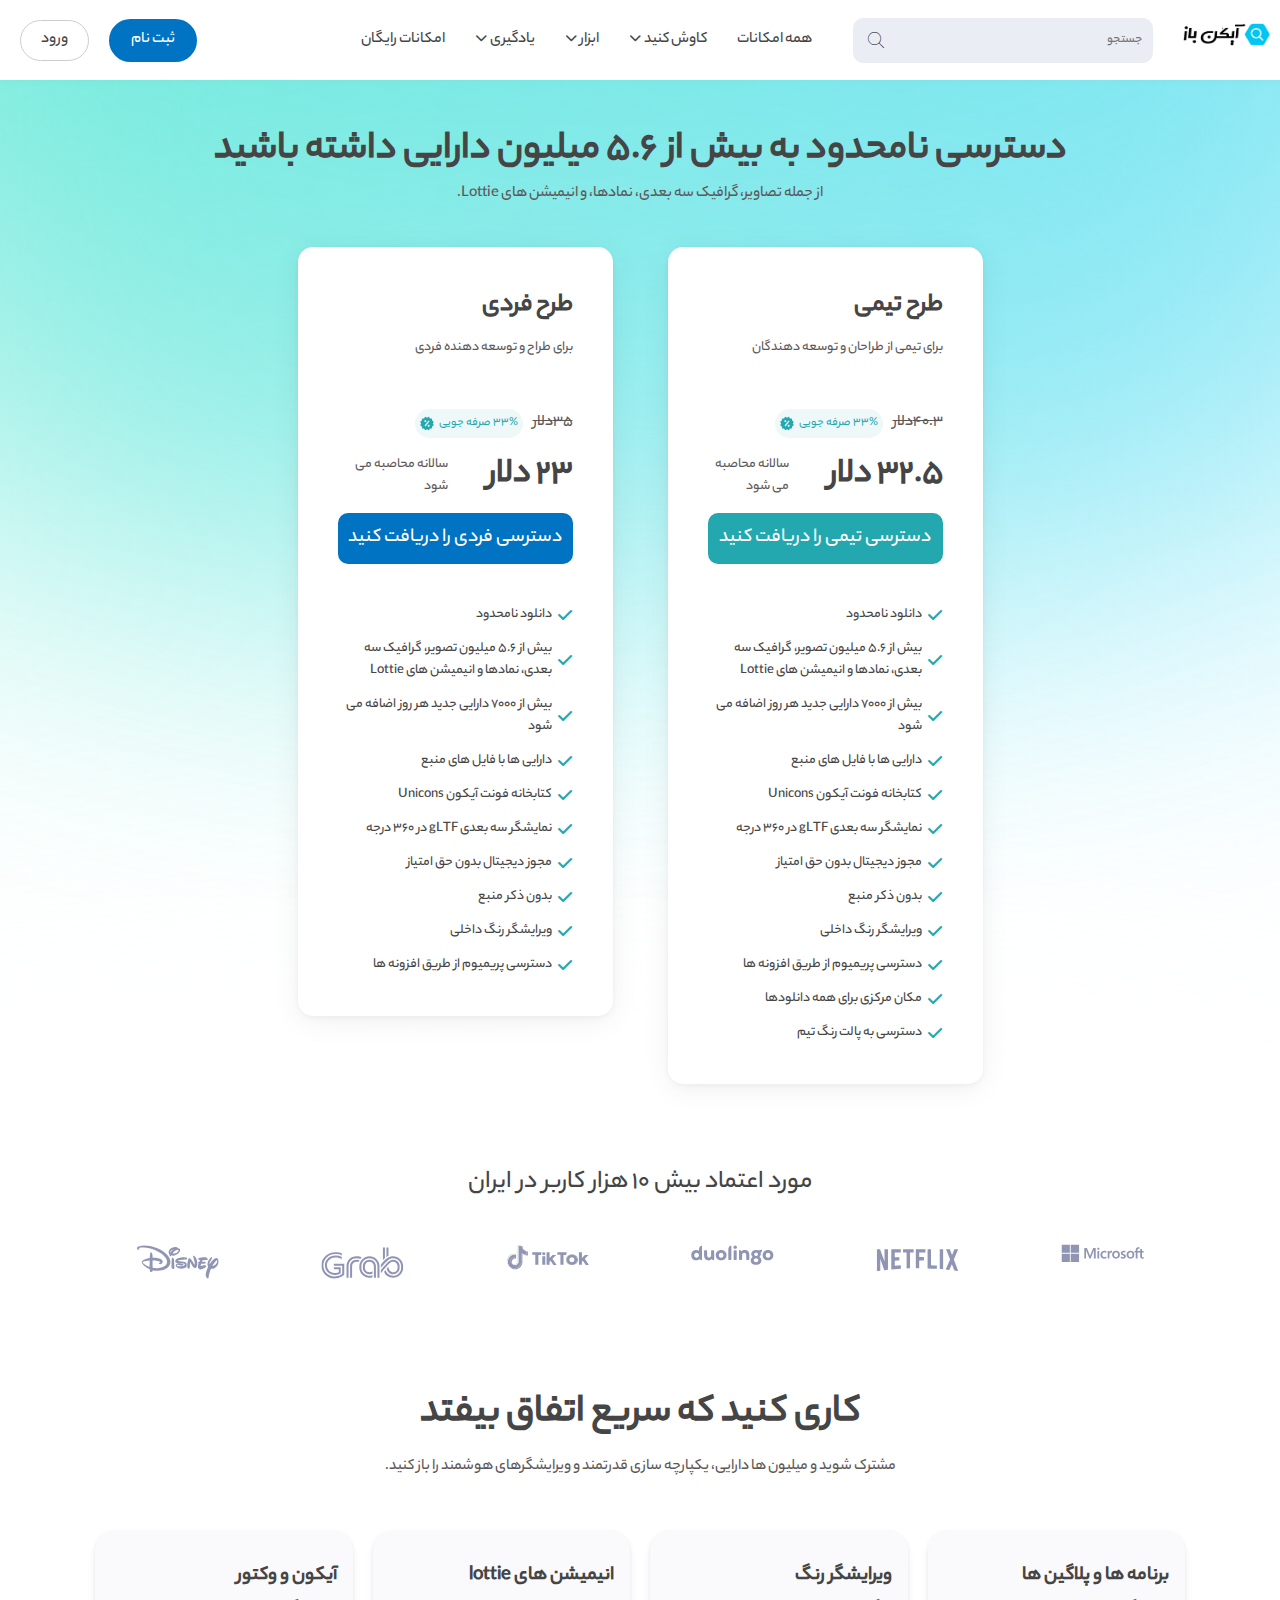
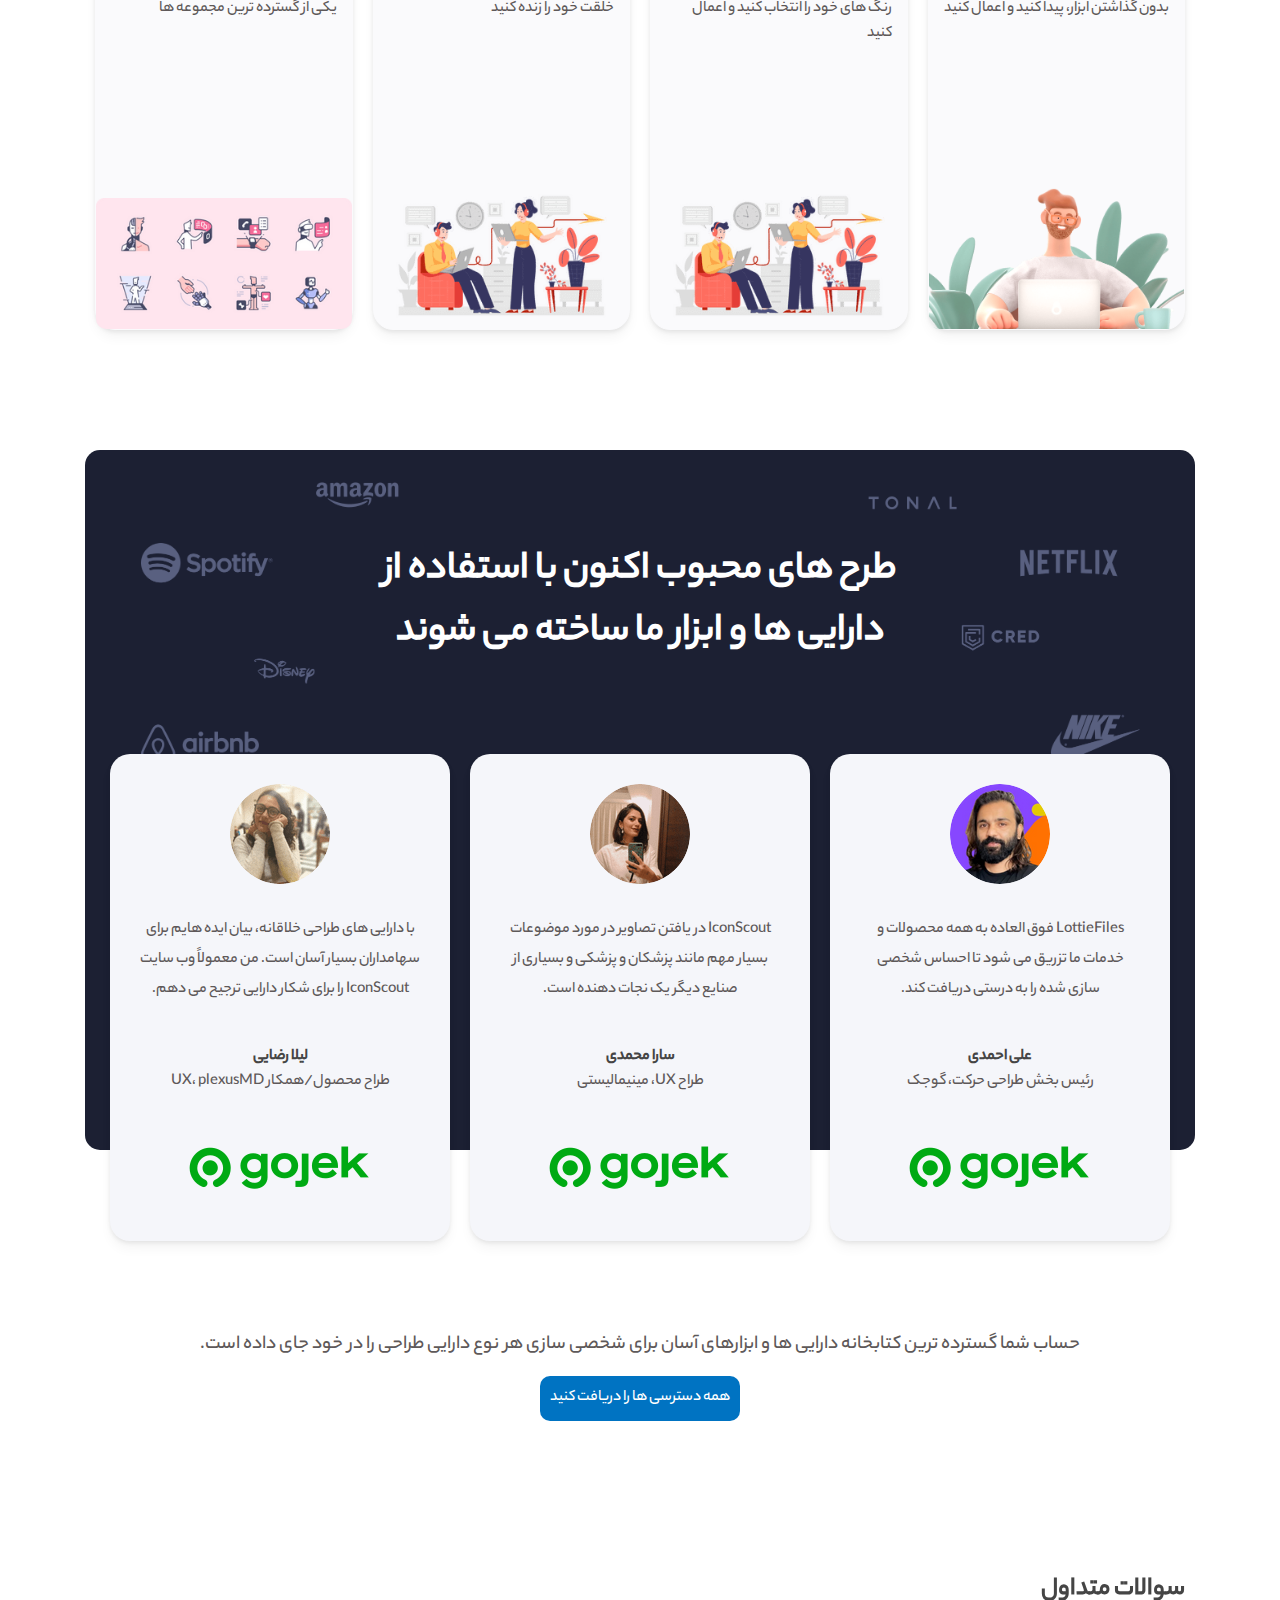
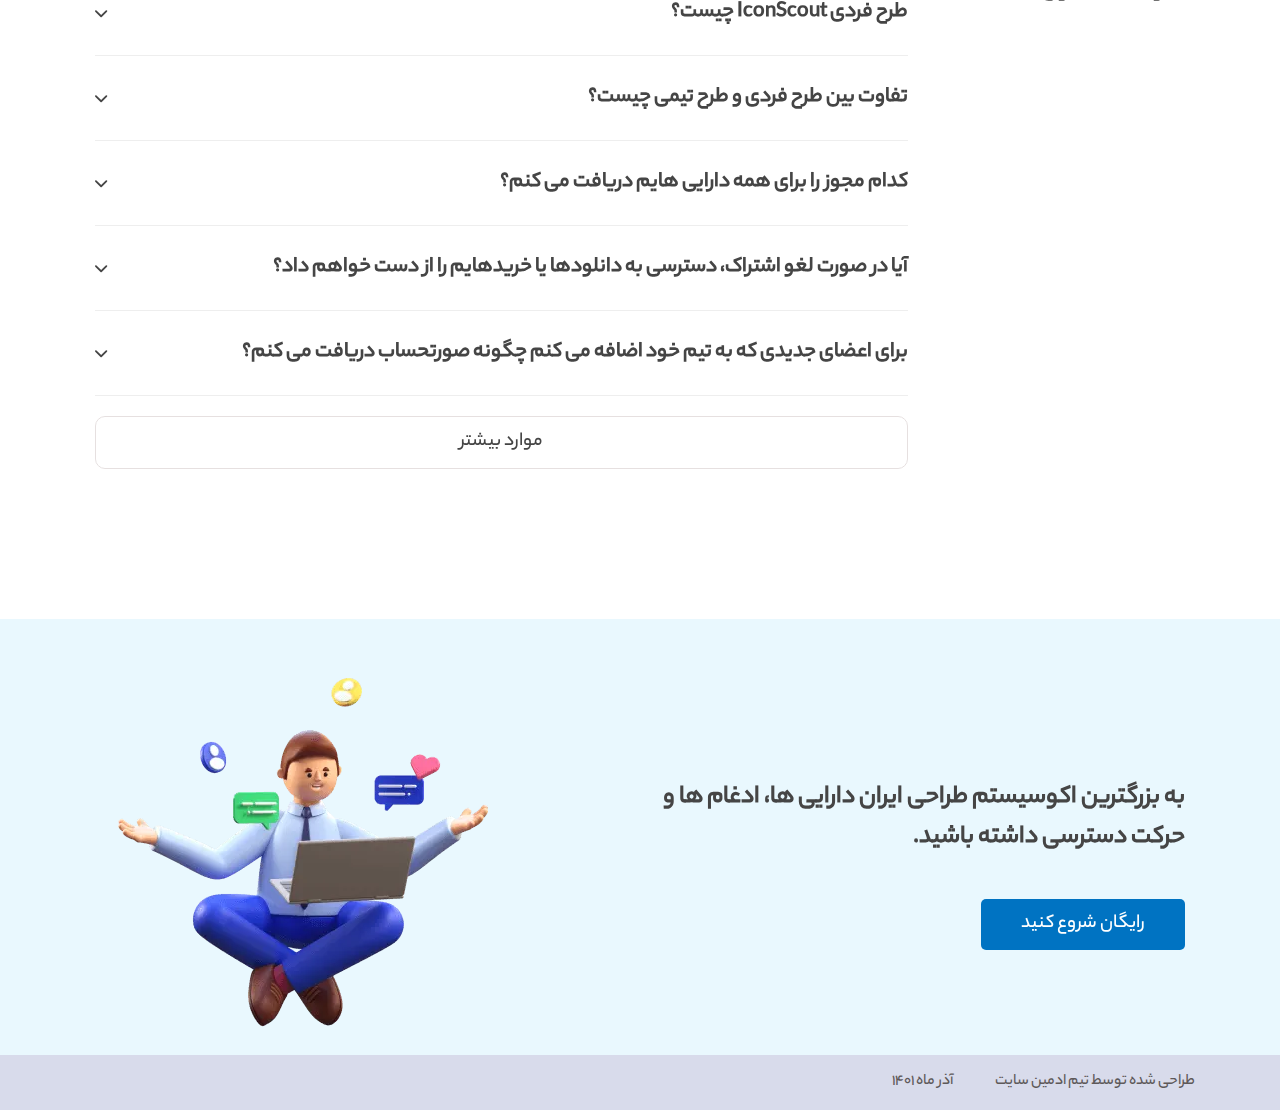
<file: Subscription.html>
<!DOCTYPE html>
<html lang="en">

<head>
    <meta charset="UTF-8">
    <meta http-equiv="X-UA-Compatible" content="IE=edge">
    <meta name="viewport" content="width=device-width, initial-scale=1.0">
    <title>Subscription</title>
    <link rel="stylesheet" href="./style/general.css">
    <link rel="stylesheet" href="./style/subscription.css">
    <link rel="stylesheet" href="./style/responsive.css">
    <link rel="stylesheet" href="./pro/css/all.css">

</head>

<body>

    <div class="overlay"></div>
    <div class="responsive-navbar">
        <ul class="responsive-links">
            <div class="title">
                <div class="text">کاوش کنید</div><i class="fas fa-times close-btn"></i>
            </div>
            <li><a class="link" href="">تصاویر سه بعدی</a></li>
            <li><a class="link" href=""> انیمیشن های lottie</a> </li>
            <li><a class="link" href=""> تصاویر</a></li>
            <li><a class="link" href="">نماد ها</a> </li>
            <li><a class="link" href="">برنامه ها و افزونه ها</a> </li>
            <li><a class="link" href=""> فروش در آیکون باز</a> </li>
            <li><a class="link" href="">نماد ها</a> </li>
            <li><a class="link" href=""> سفارشی سازی سفارشات</a> </li>
            <li><a class="link" href=""> وبلاگ</a> </li>
            <li><a class="link" href=""> تماس با ما</a> </li>

        </ul>
    </div>

    <!-- //navbar -->
    <nav class="navbar position-products">
        <div class="navbar-container">
            <div class="row align-items-center">
                <div class=" col-2 col-xxl-3 col-xl-3 col-lg-2 col-md-1 col-sm-2 resposive-menu-btn">
                    <div class="btn">
                        <i class="fas fa-bars"></i>
                    </div>
                </div>
                <div class="col-5 col-xxl-1 col-xl-1 col-lg-2 col-md-5 col-sm-5">
                    <div class="logo"><img src="./image/logo/Logo.png" alt=""></div>
                </div>
                <div class="col-12 col-xxl-3 col-xl-3 col-lg-2 col-md-12 col-sm-12 search">



                    <div class="nav-search-box">
                        <input type="text" class="text" placeholder="جستجو">
                        <i class="fa-thin fa-magnifying-glass"></i>
                        <div class="result-page">
                            <ul>
                                <li><a href="">انمیشن</a></li>
                                <li><a href="">انمیشن</a></li>
                                <li><a href="">انمیشن</a></li>
                                <li><a href="">انمیشن</a></li>
                            </ul>
                        </div>
                    </div>
                </div>
                <div class="col-5 col-xxl-5 col-xl-5 col-lg-5 col-md-6 col-sm-6 menu">

                    <ul class="links">
                        <li><a class="nav-link" href="">همه امکانات</a></li>
                        <li class="explore">
                            <a class="nav-link" href="#">
                                <div class="text">کاوش کنید</div>
                                <i style="font-size: 12px; display: flex; align-items: center; margin-top: -5px;margin-right: 3px;"
                                    class="fas fa-chevron-down"></i>
                            </a>

                            <div class="drop-menu-explore">
                                <div class="row">
                                    <div class="col-xxl-2 col-xl-2 col-lg-2 col-md-12 col-sm-12">
                                        <div class="drop-menu-explore-item">
                                            <a href="">
                                                <div class="title">تصاویر سه بعدی</div>
                                                <div class="img"><img src="./image/3d.webp" alt=""></div>

                                            </a>
                                            <div class="grouping">
                                                <ul class="list">
                                                    <li><a href="">تصاویر سه بعدی رایگان</a></li>
                                                    <li><a href="">تصاویر سه بعدی برجسته</a></li>
                                                    <li><a href="">تصاویر سه بعدی پولی</a></li>
                                                </ul>
                                            </div>
                                        </div>
                                    </div>
                                    <div class="col-xxl-2 col-xl-2 col-lg-2 col-md-12 col-sm-12">
                                        <div class="drop-menu-explore-item">
                                            <a href="">
                                                <div class="title">تصاویر </div>
                                                <div class="img"><img
                                                        src="./image/stories/Cover_20-Best-Chrome-Extensions-for-Designers--2-.jpg"
                                                        alt=""></div>

                                            </a>
                                            <div class="grouping">
                                                <ul class="list">
                                                    <li><a href="">تصاویر رایگان</a></li>
                                                    <li><a href="">تصاویر برجسته</a></li>
                                                    <li><a href="">تصاویر پولی</a></li>
                                                </ul>
                                            </div>
                                        </div>
                                    </div>
                                    <div class="col-xxl-2 col-xl-2 col-lg-2 col-md-12 col-sm-12">
                                        <div class="drop-menu-explore-item">
                                            <a href="">
                                                <div class="title">ایکون ها </div>
                                                <div class="img"><img src="./image/grouping/Icons.webp" alt="">
                                                </div>

                                            </a>
                                            <div class="grouping">
                                                <ul class="list">
                                                    <li><a href="">ایکون رایگان</a></li>
                                                    <li><a href="">ایکون های ویژه</a></li>
                                                    <li><a href="">ایکون های پولی</a></li>
                                                </ul>
                                            </div>
                                        </div>
                                    </div>
                                    <div class="col-xxl-2 col-xl-2 col-lg-2 col-md-12 col-sm-12">
                                        <div class="drop-menu-explore-item">
                                            <a href="">
                                                <div class="title">یونیکون ها</div>
                                                <div class="img"><img src="./image/unicons-offer.webp" alt=""></div>

                                            </a>
                                            <div class="grouping">
                                                <ul class="list">
                                                    <li><a href="">یونیکون های رایگان</a></li>
                                                    <li><a href="">یونیکون های برجسته</a></li>
                                                    <li><a href="">یونیکون هی پولی</a></li>
                                                </ul>
                                            </div>
                                        </div>
                                    </div>
                                    <div class="col-xxl-2 col-xl-2 col-lg-2 col-md-12 col-sm-12">
                                        <div class="drop-menu-explore-item">
                                            <a href="">
                                                <div class="title">انیمیشن ها </div>
                                                <div class="img"><img src="./image/get-started.webp" alt=""></div>

                                            </a>
                                            <div class="grouping">
                                                <ul class="list">
                                                    <li><a href="">انیمیشن های رایگان</a></li>
                                                    <li><a href="">انیمیشن های برجسته</a></li>
                                                    <li><a href="">انیمیشن های پولی</a></li>
                                                </ul>
                                            </div>
                                        </div>
                                    </div>
                                    <div class="col-xxl-2 col-xl-2 col-lg-2 col-md-12 col-sm-12">
                                        <div class="drop-menu-explore-item">
                                            <a href="">
                                                <div class="title">تصاویر سه بعدی</div>
                                                <div class="img"><img src="./image/3d.webp" alt=""></div>

                                            </a>
                                            <div class="grouping">
                                                <ul class="list">
                                                    <li><a href="">تصاویر سه بعدی رایگان</a></li>
                                                    <li><a href="">تصاویر سه بعدی برجسته</a></li>
                                                    <li><a href="">تصاویر سه بعدی پولی</a></li>
                                                </ul>
                                            </div>
                                        </div>
                                    </div>
                                </div>

                            </div>
                        </li>
                        <li class="tools">
                            <a class="nav-link" href="#">
                                <div class="text">ابزار</div>
                                <i style="font-size: 12px; display: flex; align-items: center; margin-top: -5px;margin-right: 3px;"
                                    class="fas fa-chevron-down"></i>

                            </a>
                            <div class="drop-menu-tools">
                                <div class="title">پلاگین ها</div>
                                <div class="row">
                                    <div class="col-xxl-4 col-xl-4 col-lg-4 col-md-6 col-sm-12">
                                        <ul class="drop-menu-tools-items">
                                            <li class="item">
                                                <a href="">
                                                    <div class="text">ورد پرس</div><i class="fab fa-wordpress"></i>
                                                </a>
                                            </li>
                                            <li class="item">
                                                <a href="">
                                                    <div class="text">ورد پرس</div><i class="fab fa-wordpress"></i>
                                                </a>
                                            </li>
                                            <li class="item">
                                                <a href="">
                                                    <div class="text">ورد پرس</div><i class="fab fa-wordpress"></i>
                                                </a>
                                            </li>
                                            <li class="item">
                                                <a href="">
                                                    <div class="text">ورد پرس</div><i class="fab fa-wordpress"></i>
                                                </a>
                                            </li>
                                            <li class="item">
                                                <a href="">
                                                    <div class="text">ورد پرس</div><i class="fab fa-wordpress"></i>
                                                </a>
                                            </li>
                                            <li class="item">
                                                <a href="">
                                                    <div class="text">ورد پرس</div><i class="fab fa-wordpress"></i>
                                                </a>
                                            </li>
                                        </ul>
                                    </div>
                                    <div class="col-xxl-4 col-xl-4 col-lg-4 col-md-6 col-sm-12">
                                        <ul class="drop-menu-tools-items">
                                            <li class="item">
                                                <a href="">
                                                    <div class="text">ورد پرس</div><i class="fab fa-wordpress"></i>
                                                </a>
                                            </li>
                                            <li class="item">
                                                <a href="">
                                                    <div class="text">ورد پرس</div><i class="fab fa-wordpress"></i>
                                                </a>
                                            </li>
                                            <li class="item">
                                                <a href="">
                                                    <div class="text">ورد پرس</div><i class="fab fa-wordpress"></i>
                                                </a>
                                            </li>
                                            <li class="item">
                                                <a href="">
                                                    <div class="text">ورد پرس</div><i class="fab fa-wordpress"></i>
                                                </a>
                                            </li>
                                            <li class="item">
                                                <a href="">
                                                    <div class="text">ورد پرس</div><i class="fab fa-wordpress"></i>
                                                </a>
                                            </li>
                                            <li class="item">
                                                <a href="">
                                                    <div class="text">ورد پرس</div><i class="fab fa-wordpress"></i>
                                                </a>
                                            </li>
                                        </ul>
                                    </div>
                                    <div class="col-xxl-4 col-xl-4 col-lg-4 col-md-6 col-sm-12">
                                        <ul class="drop-menu-tools-items">
                                            <li class="item">
                                                <a href="">
                                                    <div class="text">ورد پرس</div><i class="fab fa-wordpress"></i>
                                                </a>
                                            </li>
                                            <li class="item">
                                                <a href="">
                                                    <div class="text">ورد پرس</div><i class="fab fa-wordpress"></i>
                                                </a>
                                            </li>
                                            <li class="item">
                                                <a href="">
                                                    <div class="text">ورد پرس</div><i class="fab fa-wordpress"></i>
                                                </a>
                                            </li>
                                            <li class="item">
                                                <a href="">
                                                    <div class="text">ورد پرس</div><i class="fab fa-wordpress"></i>
                                                </a>
                                            </li>
                                            <li class="item">
                                                <a href="">
                                                    <div class="text">ورد پرس</div><i class="fab fa-wordpress"></i>
                                                </a>
                                            </li>
                                            <li class="item">
                                                <a href="">
                                                    <div class="text">ورد پرس</div><i class="fab fa-wordpress"></i>
                                                </a>
                                            </li>
                                        </ul>
                                    </div>
                                </div>
                            </div>

                        </li>
                        <li class="learn">
                            <a class="nav-link" href="#">
                                <div class="text">یادگیری</div>
                                <i style="font-size: 12px; display: flex; align-items: center; margin-top: -5px;margin-right: 3px;"
                                    class="fas fa-chevron-down"></i>
                            </a>
                            <div class="drop-menu-learn">
                                <ul class="learn-link">
                                    <li><a href="">وبلاگ</a></li>
                                    <li><a href="">آموزش</a></li>
                                </ul>
                            </div>
                        </li>
                        <li><a class="nav-link" href="">امکانات رایگان</a></li>

                    </ul>
                </div>

                <div class="col-4 col-xxl-3 col-xl-3 col-lg-3 col-md-5 col-sm-5">
                    <div class="auth">
                        <a class="register-btn btn" href="">ثبت نام</a>
                        <a class="login-btn btn" href="">ورود</a>
                        <a href="" class="icon">
                            <i class="fa-solid fa-arrow-right-to-bracket"></i>
                        </a>
                    </div>

                </div>
            </div>
        </div>
    </nav>


    <!-- //subscription -->

    <section class="subscription">
        <div class="subscription-buying">
            <div class="container">
                <div class="subscription-title">
                    <div class="title">دسترسی نامحدود به بیش از 5.6 میلیون دارایی داشته باشید
                    </div>
                    <div class="desc">از جمله تصاویر، گرافیک سه بعدی، نمادها، و انیمیشن های Lottie.
                    </div>
                </div>
                <div class="row justify-content-center">
                    <div class="col-xxl-4 col-xl-4 col-lg-4 col-md-12 col-sm-12">
                        <div class="subscription-buying-item">
                            <div class="title">
                                <div class="name">طرح تیمی</div>
                                <div class="desc">برای تیمی از طراحان و توسعه دهندگان
                                </div>
                            </div>
                            <div class="price-box">
                                <div class="price-main">
                                    <div class="price">
                                        <p>40.3</p><span>دلار</span>
                                    </div>
                                    <div class="discount-percent">
                                        <p>33%</p><span>صرفه جویی</span>
                                        <img src="./image/subscription/percentage.b803f85.svg" alt="">
                                    </div>
                                </div>
                                <div class="price-discount">
                                    <div class="price">
                                        <p>32.5</p><span>دلار</span>
                                    </div>
                                    <div class="period">سالانه محاصبه می شود</div>
                                </div>
                            </div>
                            <div class="link-buy team"><a href="">دسترسی تیمی را دریافت کنید</a></div>
                            <ul class="feature">
                                <li class="feature-item"><i class="fas fa-check"></i>
                                    <p>دانلود نامحدود
                                    </p>
                                </li>
                                <li class="feature-item"><i class="fas fa-check"></i>
                                    <p>بیش از 5.6 میلیون تصویر، گرافیک سه بعدی، نمادها و انیمیشن های Lottie
                                    </p>
                                </li>
                                <li class="feature-item"><i class="fas fa-check"></i>
                                    <p>بیش از 7000 دارایی جدید هر روز اضافه می شود
                                    </p>
                                </li>
                                <li class="feature-item"><i class="fas fa-check"></i>
                                    <p>دارایی ها با فایل های منبع
                                    </p>
                                </li>
                                <li class="feature-item"><i class="fas fa-check"></i>
                                    <p>کتابخانه فونت آیکون Unicons
                                    </p>
                                </li>
                                <li class="feature-item"><i class="fas fa-check"></i>
                                    <p>نمایشگر سه بعدی gLTF در 360 درجه
                                    </p>
                                </li>
                                <li class="feature-item"><i class="fas fa-check"></i>
                                    <p>مجوز دیجیتال بدون حق امتیاز
                                    </p>
                                </li>
                                <li class="feature-item"><i class="fas fa-check"></i>
                                    <p>بدون ذکر منبع
                                    </p>
                                </li>
                                <li class="feature-item"><i class="fas fa-check"></i>
                                    <p>ویرایشگر رنگ داخلی
                                    </p>
                                </li>
                                <li class="feature-item"><i class="fas fa-check"></i>
                                    <p>دسترسی پریمیوم از طریق افزونه ها
                                    </p>
                                </li>
                                <li class="feature-item"><i class="fas fa-check"></i>
                                    <p>مکان مرکزی برای همه دانلودها

                                    </p>
                                </li>
                                <li class="feature-item"><i class="fas fa-check"></i>
                                    <p>دسترسی به پالت رنگ تیم

                                    </p>
                                </li>
                            </ul>
                        </div>
                    </div>
                    <div class="col-xxl-4 col-xl-4 col-lg-4 col-md-12 col-sm-12">
                        <div class="subscription-buying-item">
                            <div class="title">
                                <div class="name">طرح فردی</div>
                                <div class="desc">برای طراح و توسعه دهنده فردی

                                </div>
                            </div>
                            <div class="price-box">
                                <div class="price-main">
                                    <div class="price">
                                        <p>35</p><span>دلار</span>
                                    </div>
                                    <div class="discount-percent">
                                        <p>33%</p><span>صرفه جویی</span>
                                        <img src="./image/subscription/percentage.b803f85.svg" alt="">

                                    </div>
                                </div>
                                <div class="price-discount">
                                    <div class="price">
                                        <p>23</p><span>دلار</span>
                                    </div>
                                    <div class="period">سالانه محاصبه می شود</div>
                                </div>
                            </div>
                            <div class="link-buy"><a href="">دسترسی فردی را دریافت کنید</a></div>
                            <ul class="feature">
                                <li class="feature-item"><i class="fas fa-check"></i>
                                    <p>دانلود نامحدود
                                    </p>
                                </li>
                                <li class="feature-item"><i class="fas fa-check"></i>
                                    <p>بیش از 5.6 میلیون تصویر، گرافیک سه بعدی، نمادها و انیمیشن های Lottie
                                    </p>
                                </li>
                                <li class="feature-item"><i class="fas fa-check"></i>
                                    <p>بیش از 7000 دارایی جدید هر روز اضافه می شود
                                    </p>
                                </li>
                                <li class="feature-item"><i class="fas fa-check"></i>
                                    <p>دارایی ها با فایل های منبع
                                    </p>
                                </li>
                                <li class="feature-item"><i class="fas fa-check"></i>
                                    <p>کتابخانه فونت آیکون Unicons
                                    </p>
                                </li>
                                <li class="feature-item"><i class="fas fa-check"></i>
                                    <p>نمایشگر سه بعدی gLTF در 360 درجه
                                    </p>
                                </li>
                                <li class="feature-item"><i class="fas fa-check"></i>
                                    <p>مجوز دیجیتال بدون حق امتیاز
                                    </p>
                                </li>
                                <li class="feature-item"><i class="fas fa-check"></i>
                                    <p>بدون ذکر منبع
                                    </p>
                                </li>
                                <li class="feature-item"><i class="fas fa-check"></i>
                                    <p>ویرایشگر رنگ داخلی
                                    </p>
                                </li>
                                <li class="feature-item"><i class="fas fa-check"></i>
                                    <p>دسترسی پریمیوم از طریق افزونه ها
                                    </p>
                                </li>
                            </ul>
                        </div>
                    </div>
                </div>
            </div>
        </div>


        <div class="users">
            <div class="container">
                <div class="users-count">
                    <p>مورد اعتماد بیش 10 هزار کاربر در ایران</p>
                </div>
                <div class="company row">
                    <div class="col-4 col-xxl-2 col-xl-2 col-lg-2 col-md-4 col-sm-4">

                        <div class="item">
                            <img src="./image/brand/microsoft.c051f44.svg" alt="">
                        </div>

                    </div>
                    <div class="col-4 col-xxl-2 col-xl-2 col-lg-2 col-md-4 col-sm-4">
                        <div class="item">
                            <img src="./image/brand/netflix.41650dc.svg" alt="">
                        </div>

                    </div>
                    <div class="col-4 col-xxl-2 col-xl-2 col-lg-2 col-md-4 col-sm-4">
                        <div class="item">
                            <img src="./image/brand/duolingo.389f11b.svg" alt="">
                        </div>

                    </div>
                    <div class="col-4 col-xxl-2 col-xl-2 col-lg-2 col-md-4 col-sm-4">
                        <div class="item">
                            <img src="./image/brand/tiktok.1995b11.svg" alt="">
                        </div>

                    </div>
                    <div class="col-4 col-xxl-2 col-xl-2 col-lg-2 col-md-4 col-sm-4">
                        <div class="item">
                            <img src="./image/brand/grab.8b04447.svg" alt="">
                        </div>

                    </div>
                    <div class="col-4 col-xxl-2 col-xl-2 col-lg-2 col-md-4 col-sm-4">
                        <div class="item">
                            <img src="./image/brand/disney.042cf1c.svg" alt="">
                        </div>

                    </div>
                </div>
            </div>
        </div>




        <div class="categories">
            <div class="container">
                <div class="title">
                    <div class="name">کاری کنید که سریع اتفاق بیفتد
                    </div>
                    <div class="desc">مشترک شوید و میلیون ها دارایی، یکپارچه سازی قدرتمند و ویرایشگرهای هوشمند را باز
                        کنید.

                    </div>
                </div>
                <div class="row align-items-center justify-content-space-between">

                    <div class="col-12 col-xxl-3 col-xl-3 col-lg-6 col-md-6 col-sm-6">
                        <div class="category-item green">

                            <div class="category-item-title">
                                <div class="name">برنامه ها و پلاگین ها
                                </div>
                                <div class="desc">بدون گذاشتن ابزار، پیدا کنید و اعمال کنید
                                </div>
                            </div>
                            <div class="category-item-img">
                                <img src="./image/grouping/3D_picture.webp" alt="">
                            </div>

                        </div>
                    </div>
                    <div class="col-12 col-xxl-3 col-xl-3 col-lg-6 col-md-6 col-sm-6">
                        <div class="category-item red">

                            <div class="category-item-title">
                                <div class="name">ویرایشگر رنگ
                                </div>
                                <div class="desc">رنگ های خود را انتخاب کنید و اعمال کنید
                                </div>
                            </div>
                            <div class="category-item-img">
                                <img src="./image/grouping/picture.webp" alt="">
                            </div>

                        </div>
                    </div>

                    <div class="col-12 col-xxl-3 col-xl-3 col-lg-6 col-md-6 col-sm-6">
                        <div class="category-item green">

                            <div class="category-item-title">
                                <div class="name">انیمیشن های lottie</div>
                                <div class="desc">خلقت خود را زنده کنید
                                </div>
                            </div>
                            <div class="category-item-img">
                                <img src="./image/grouping/picture.webp" alt="">
                            </div>

                        </div>
                    </div>


                    <div class="col-12 col-xxl-3 col-xl-3 col-lg-6 col-md-6 col-sm-6">
                        <div class="category-item red">

                            <div class="category-item-title">
                                <div class="name">آیکون و وکتور</div>
                                <div class="desc">یکی از گسترده ترین مجموعه ها
                                </div>
                            </div>
                            <div class="category-item-img">
                                <img src="./image/grouping/Icons.webp" alt="">
                            </div>

                        </div>
                    </div>



                </div>
            </div>
        </div>


        <div class="container">
            <div class="members">
                <div class="title">طرح های محبوب اکنون با استفاده از دارایی ها و ابزار ما ساخته می شوند
                </div>
                <div class="container">
                    <div class="row justify-content-center">
                        <div class="col-xxl-4 col-xl-4 col-lg-6 col-md-12 col-sm-12">
                            <div class="member-item">
                                <div class="member-img"><img src="./image/subscription/vinu.fa73b87.png" alt=""></div>

                                <div class="desc">LottieFiles فوق العاده به همه محصولات و خدمات ما تزریق می شود تا احساس
                                    شخصی سازی شده را به درستی دریافت کند.

                                </div>

                                <div class="member-intro">
                                    <div class="name">علی احمدی</div>
                                    <div class="duty">رئیس بخش طراحی حرکت، گوجک
                                    </div>
                                </div>

                                <div class="logo"><img src="./image/subscription/gojek-green.267305e.png" alt=""></div>
                            </div>
                        </div>
                        <div class="col-xxl-4 col-xl-4 col-lg-6 col-md-12 col-sm-12">
                            <div class="member-item">
                                <div class="member-img"><img src="./image/subscription/Bansari.d96e45b.png" alt="">
                                </div>

                                <div class="desc">IconScout در یافتن تصاویر در مورد موضوعات بسیار مهم مانند پزشکان و
                                    پزشکی و بسیاری از صنایع دیگر یک نجات دهنده است.



                                </div>

                                <div class="member-intro">
                                    <div class="name">سارا محمدی</div>
                                    <div class="duty">طراح UX، مینیمالیستی

                                    </div>
                                </div>

                                <div class="logo"><img src="./image/subscription/gojek-green.267305e.png" alt=""></div>
                            </div>
                        </div>
                        <div class="col-xxl-4 col-xl-4 col-lg-6 col-md-12 col-sm-12">
                            <div class="member-item">
                                <div class="member-img"><img src="./image/subscription/tulsi.e88247d.png" alt=""></div>

                                <div class="desc">با دارایی های طراحی خلاقانه، بیان ایده هایم برای سهامداران بسیار آسان
                                    است. من معمولاً وب سایت IconScout را برای شکار دارایی ترجیح می دهم.


                                </div>

                                <div class="member-intro">
                                    <div class="name">لیلا رضایی</div>
                                    <div class="duty">طراح محصول/همکار UX، plexusMD

                                    </div>
                                </div>

                                <div class="logo"><img src="./image/subscription/gojek-green.267305e.png" alt=""></div>
                            </div>
                        </div>
                    </div>

                </div>
            </div>

            <div class="free-access">
                <p>حساب شما گسترده ترین کتابخانه دارایی ها و ابزارهای آسان برای شخصی سازی هر نوع دارایی طراحی را در خود جای داده است.

                </p>
                <a class="all-access" href="">همه دسترسی ها را دریافت کنید</a>
            </div>
        </div>

        <div class="Related-questions">
            <div class="container">
                <div class="row">
                    <div class="col-xxl-3 col-xl-3 col-lg-12 col-md-12 col-sm-12">
                        <div class="title">سوالات متداول</div>
                    </div>
                    <div class="col-xxl-9 col-xl-9 col-lg-12 col-md-12 col-sm-12">
                        <div class="Related-questions-items">
                            <div class="item">
                                <div class="question"><div class="text">طرح فردی IconScout چیست؟</div><i class="fas fa-chevron-down"></i></div>
                                <div class="answer">با طرح فردی IconScout، می توانید 5.6 میلیون دارایی ممتاز را باز
                                    کنید: SVG، نمادها، تصاویر، گرافیک های سه بعدی، انیمیشن های Lottie و موارد دیگر.
                                    علاوه بر این، حساب شما مملو از ویرایشگرها، ابزارها و پلاگین های بصری است که
                                    IconScout را به انتخاب ترجیحی اکثر طراحان و توسعه دهندگان تبدیل می کند.

                                </div>
                            </div>
                            <div class="item">
                                <div class="question"><div class="text"> تفاوت بین طرح فردی و طرح تیمی چیست؟
                                </div><i class="fas fa-chevron-down"></i></div>
                                <div class="answer">برای طرح فردی، تمام دارایی های دانلود شده فقط در حساب فردی شما موجود
                                    است.

                                    برای طرح تیم، دارایی‌های دانلود شده، پالت‌های رنگی و مجموعه‌ها برای همه اعضای تیم
                                    شما در حساب تیم در دسترس هستند.</div>
                            </div>
                            <div class="item">
                                <div class="question"><div class="text">کدام مجوز را برای همه دارایی هایم دریافت می کنم؟
                                </div><i class="fas fa-chevron-down"></i></div>
                                <div class="answer">با همه طرح‌های اشتراک ما، مجوز استفاده دیجیتال نامحدود دریافت خواهید کرد. درباره مجوز بدون نگرانی ما در اینجا بیشتر بیاموزید .

                                </div>
                            </div>
                            <div class="item">
                                <div class="question"><div class="text">آیا در صورت لغو اشتراک، دسترسی به دانلودها یا خریدهایم را از دست خواهم داد؟
                                </div><i class="fas fa-chevron-down"></i></div>
                                <div class="answer">مالکی که در ابتدا تیم را ایجاد کرده و برای آن پرداخت کرده است، با استفاده از اطلاعات پرداختی که ارائه کرده است، صورتحساب دریافت می شود. فقط مالک می تواند اعضای دیگر را اضافه کند.

                                </div>
                            </div>
                            <div class="item">
                                <div class="question"><div class="text">برای اعضای جدیدی که به تیم خود اضافه می کنم چگونه صورتحساب دریافت می کنم؟
                                </div><i class="fas fa-chevron-down"></i></div>
                                <div class="answer">با طرح فردی IconScout، می توانید 5.6 میلیون دارایی ممتاز را باز کنید: SVG، نمادها، تصاویر، گرافیک های سه بعدی، انیمیشن های Lottie و موارد دیگر. علاوه بر این، حساب شما مملو از ویرایشگرها، ابزارها و پلاگین های بصری است که IconScout را به انتخاب ترجیحی اکثر طراحان و توسعه دهندگان تبدیل می کند.

                                </div>
                            </div>
                            <div class="btn-more"><a href="">موارد بیشتر</a></div>
                        </div>
                    </div>
                </div>
            </div>
        </div>
    </section>


    <!-- //ecosystem -->

    <div class="ecosystem">
        <div class="container">
            <div class="row align-items-center">
                <div class="col-xxl-6 col-xl-6 col-lg-6 col-md-12 col-sm-12">
                    <div class="ecosystem-content">
                        <div class="title">به بزرگترین اکوسیستم طراحی ایران دارایی ها، ادغام ها و حرکت دسترسی داشته
                            باشید.
                        </div>
                        <a class="link" href="">رایگان شروع کنید</a>
                    </div>

                </div>
                <div class="col-xxl-6 col-xl-6 col-lg-6 col-md-12 col-sm-12">
                    <div class="ecosystem-img">
                        <img src="./image/product/attEvXoz0iagsdZNr.e391c85.webp" alt="">
                    </div>

                </div>

            </div>
        </div>
    </div>


    <footer>
        <div class="copy-right">
            <div class="container">
                <div class="made">طراحی شده توسط تیم ادمین سایت <span class="date">آذر ماه 1401</span></div>

            </div>
        </div>
    </footer>


     <script src="./js/subscription.js"></script>
    <script src="./js/script.js"></script>

</body>

</html>
</file>
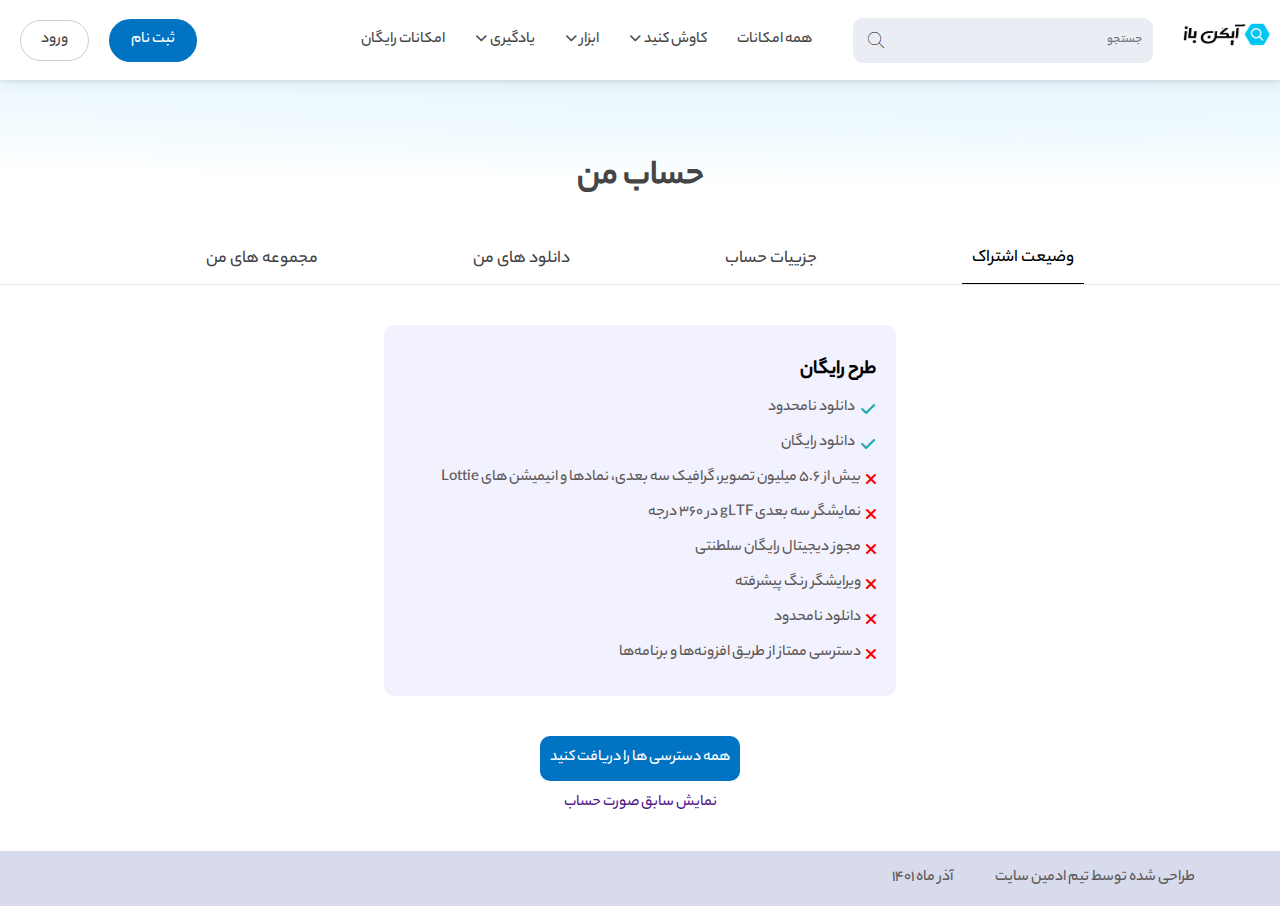
<file: user.html>
<!DOCTYPE html>
<html lang="en">

<head>
    <meta charset="UTF-8">
    <meta http-equiv="X-UA-Compatible" content="IE=edge">
    <meta name="viewport" content="width=device-width, initial-scale=1.0">
    <title>User</title>
    <link rel="stylesheet" href="./style/general.css">
    <link rel="stylesheet" href="./style/user.css">
    <link rel="stylesheet" href="./style/responsive.css">
    <link rel="stylesheet" href="./pro/css/all.css">

</head>

<body>

    <div class="overlay"></div>
    <div class="responsive-navbar">
        <ul class="responsive-links">
            <div class="title">
                <div class="text">کاوش کنید</div><i class="fas fa-times close-btn"></i>
            </div>
            <li><a class="link" href="">تصاویر سه بعدی</a></li>
            <li><a class="link" href=""> انیمیشن های lottie</a> </li>
            <li><a class="link" href=""> تصاویر</a></li>
            <li><a class="link" href="">نماد ها</a> </li>
            <li><a class="link" href="">برنامه ها و افزونه ها</a> </li>
            <li><a class="link" href=""> فروش در آیکون باز</a> </li>
            <li><a class="link" href="">نماد ها</a> </li>
            <li><a class="link" href=""> سفارشی سازی سفارشات</a> </li>
            <li><a class="link" href=""> وبلاگ</a> </li>
            <li><a class="link" href=""> تماس با ما</a> </li>

        </ul>
    </div>

    <!-- //navbar -->
    <nav class="navbar position-products">
        <div class="navbar-container">
            <div class="row align-items-center">
                <div class=" col-2 col-xxl-3 col-xl-3 col-lg-2 col-md-1 col-sm-2 resposive-menu-btn">
                    <div class="btn">
                        <i class="fas fa-bars"></i>
                    </div>
                </div>
                <div class="col-5 col-xxl-1 col-xl-1 col-lg-2 col-md-5 col-sm-5">
                    <div class="logo"><img src="./image/logo/Logo.png" alt=""></div>
                </div>
                <div class="col-12 col-xxl-3 col-xl-3 col-lg-2 col-md-12 col-sm-12 search">



                    <div class="nav-search-box">
                        <input type="text" class="text" placeholder="جستجو">
                        <i class="fa-thin fa-magnifying-glass"></i>
                        <div class="result-page">
                            <ul>
                                <li><a href="">انمیشن</a></li>
                                <li><a href="">انمیشن</a></li>
                                <li><a href="">انمیشن</a></li>
                                <li><a href="">انمیشن</a></li>
                            </ul>
                        </div>
                    </div>
                </div>
                <div class="col-5 col-xxl-5 col-xl-5 col-lg-5 col-md-6 col-sm-6 menu">

                    <ul class="links">
                        <li><a class="nav-link" href="">همه امکانات</a></li>
                        <li class="explore">
                            <a class="nav-link" href="#">
                                <div class="text">کاوش کنید</div>
                                <i style="font-size: 12px; display: flex; align-items: center; margin-top: -5px;margin-right: 3px;"
                                    class="fas fa-chevron-down"></i>
                            </a>

                            <div class="drop-menu-explore">
                                <div class="row">
                                    <div class="col-xxl-2 col-xl-2 col-lg-2 col-md-12 col-sm-12">
                                        <div class="drop-menu-explore-item">
                                            <a href="">
                                                <div class="title">تصاویر سه بعدی</div>
                                                <div class="img"><img src="./image/3d.webp" alt=""></div>

                                            </a>
                                            <div class="grouping">
                                                <ul class="list">
                                                    <li><a href="">تصاویر سه بعدی رایگان</a></li>
                                                    <li><a href="">تصاویر سه بعدی برجسته</a></li>
                                                    <li><a href="">تصاویر سه بعدی پولی</a></li>
                                                </ul>
                                            </div>
                                        </div>
                                    </div>
                                    <div class="col-xxl-2 col-xl-2 col-lg-2 col-md-12 col-sm-12">
                                        <div class="drop-menu-explore-item">
                                            <a href="">
                                                <div class="title">تصاویر </div>
                                                <div class="img"><img
                                                        src="./image/stories/Cover_20-Best-Chrome-Extensions-for-Designers--2-.jpg"
                                                        alt=""></div>

                                            </a>
                                            <div class="grouping">
                                                <ul class="list">
                                                    <li><a href="">تصاویر رایگان</a></li>
                                                    <li><a href="">تصاویر برجسته</a></li>
                                                    <li><a href="">تصاویر پولی</a></li>
                                                </ul>
                                            </div>
                                        </div>
                                    </div>
                                    <div class="col-xxl-2 col-xl-2 col-lg-2 col-md-12 col-sm-12">
                                        <div class="drop-menu-explore-item">
                                            <a href="">
                                                <div class="title">ایکون ها </div>
                                                <div class="img"><img src="./image/grouping/Icons.webp" alt="">
                                                </div>

                                            </a>
                                            <div class="grouping">
                                                <ul class="list">
                                                    <li><a href="">ایکون رایگان</a></li>
                                                    <li><a href="">ایکون های ویژه</a></li>
                                                    <li><a href="">ایکون های پولی</a></li>
                                                </ul>
                                            </div>
                                        </div>
                                    </div>
                                    <div class="col-xxl-2 col-xl-2 col-lg-2 col-md-12 col-sm-12">
                                        <div class="drop-menu-explore-item">
                                            <a href="">
                                                <div class="title">یونیکون ها</div>
                                                <div class="img"><img src="./image/unicons-offer.webp" alt=""></div>

                                            </a>
                                            <div class="grouping">
                                                <ul class="list">
                                                    <li><a href="">یونیکون های رایگان</a></li>
                                                    <li><a href="">یونیکون های برجسته</a></li>
                                                    <li><a href="">یونیکون هی پولی</a></li>
                                                </ul>
                                            </div>
                                        </div>
                                    </div>
                                    <div class="col-xxl-2 col-xl-2 col-lg-2 col-md-12 col-sm-12">
                                        <div class="drop-menu-explore-item">
                                            <a href="">
                                                <div class="title">انیمیشن ها </div>
                                                <div class="img"><img src="./image/get-started.webp" alt=""></div>

                                            </a>
                                            <div class="grouping">
                                                <ul class="list">
                                                    <li><a href="">انیمیشن های رایگان</a></li>
                                                    <li><a href="">انیمیشن های برجسته</a></li>
                                                    <li><a href="">انیمیشن های پولی</a></li>
                                                </ul>
                                            </div>
                                        </div>
                                    </div>
                                    <div class="col-xxl-2 col-xl-2 col-lg-2 col-md-12 col-sm-12">
                                        <div class="drop-menu-explore-item">
                                            <a href="">
                                                <div class="title">تصاویر سه بعدی</div>
                                                <div class="img"><img src="./image/3d.webp" alt=""></div>

                                            </a>
                                            <div class="grouping">
                                                <ul class="list">
                                                    <li><a href="">تصاویر سه بعدی رایگان</a></li>
                                                    <li><a href="">تصاویر سه بعدی برجسته</a></li>
                                                    <li><a href="">تصاویر سه بعدی پولی</a></li>
                                                </ul>
                                            </div>
                                        </div>
                                    </div>
                                </div>

                            </div>
                        </li>
                        <li class="tools">
                            <a class="nav-link" href="#">
                                <div class="text">ابزار</div>
                                <i style="font-size: 12px; display: flex; align-items: center; margin-top: -5px;margin-right: 3px;"
                                    class="fas fa-chevron-down"></i>

                            </a>
                            <div class="drop-menu-tools">
                                <div class="title">پلاگین ها</div>
                                <div class="row">
                                    <div class="col-xxl-4 col-xl-4 col-lg-4 col-md-6 col-sm-12">
                                        <ul class="drop-menu-tools-items">
                                            <li class="item">
                                                <a href="">
                                                    <div class="text">ورد پرس</div><i class="fab fa-wordpress"></i>
                                                </a>
                                            </li>
                                            <li class="item">
                                                <a href="">
                                                    <div class="text">ورد پرس</div><i class="fab fa-wordpress"></i>
                                                </a>
                                            </li>
                                            <li class="item">
                                                <a href="">
                                                    <div class="text">ورد پرس</div><i class="fab fa-wordpress"></i>
                                                </a>
                                            </li>
                                            <li class="item">
                                                <a href="">
                                                    <div class="text">ورد پرس</div><i class="fab fa-wordpress"></i>
                                                </a>
                                            </li>
                                            <li class="item">
                                                <a href="">
                                                    <div class="text">ورد پرس</div><i class="fab fa-wordpress"></i>
                                                </a>
                                            </li>
                                            <li class="item">
                                                <a href="">
                                                    <div class="text">ورد پرس</div><i class="fab fa-wordpress"></i>
                                                </a>
                                            </li>
                                        </ul>
                                    </div>
                                    <div class="col-xxl-4 col-xl-4 col-lg-4 col-md-6 col-sm-12">
                                        <ul class="drop-menu-tools-items">
                                            <li class="item">
                                                <a href="">
                                                    <div class="text">ورد پرس</div><i class="fab fa-wordpress"></i>
                                                </a>
                                            </li>
                                            <li class="item">
                                                <a href="">
                                                    <div class="text">ورد پرس</div><i class="fab fa-wordpress"></i>
                                                </a>
                                            </li>
                                            <li class="item">
                                                <a href="">
                                                    <div class="text">ورد پرس</div><i class="fab fa-wordpress"></i>
                                                </a>
                                            </li>
                                            <li class="item">
                                                <a href="">
                                                    <div class="text">ورد پرس</div><i class="fab fa-wordpress"></i>
                                                </a>
                                            </li>
                                            <li class="item">
                                                <a href="">
                                                    <div class="text">ورد پرس</div><i class="fab fa-wordpress"></i>
                                                </a>
                                            </li>
                                            <li class="item">
                                                <a href="">
                                                    <div class="text">ورد پرس</div><i class="fab fa-wordpress"></i>
                                                </a>
                                            </li>
                                        </ul>
                                    </div>
                                    <div class="col-xxl-4 col-xl-4 col-lg-4 col-md-6 col-sm-12">
                                        <ul class="drop-menu-tools-items">
                                            <li class="item">
                                                <a href="">
                                                    <div class="text">ورد پرس</div><i class="fab fa-wordpress"></i>
                                                </a>
                                            </li>
                                            <li class="item">
                                                <a href="">
                                                    <div class="text">ورد پرس</div><i class="fab fa-wordpress"></i>
                                                </a>
                                            </li>
                                            <li class="item">
                                                <a href="">
                                                    <div class="text">ورد پرس</div><i class="fab fa-wordpress"></i>
                                                </a>
                                            </li>
                                            <li class="item">
                                                <a href="">
                                                    <div class="text">ورد پرس</div><i class="fab fa-wordpress"></i>
                                                </a>
                                            </li>
                                            <li class="item">
                                                <a href="">
                                                    <div class="text">ورد پرس</div><i class="fab fa-wordpress"></i>
                                                </a>
                                            </li>
                                            <li class="item">
                                                <a href="">
                                                    <div class="text">ورد پرس</div><i class="fab fa-wordpress"></i>
                                                </a>
                                            </li>
                                        </ul>
                                    </div>
                                </div>
                            </div>

                        </li>
                        <li class="learn">
                            <a class="nav-link" href="#">
                                <div class="text">یادگیری</div>
                                <i style="font-size: 12px; display: flex; align-items: center; margin-top: -5px;margin-right: 3px;"
                                    class="fas fa-chevron-down"></i>
                            </a>
                            <div class="drop-menu-learn">
                                <ul class="learn-link">
                                    <li><a href="">وبلاگ</a></li>
                                    <li><a href="">آموزش</a></li>
                                </ul>
                            </div>
                        </li>
                        <li><a class="nav-link" href="">امکانات رایگان</a></li>

                    </ul>
                </div>

                <div class="col-4 col-xxl-3 col-xl-3 col-lg-3 col-md-5 col-sm-5">
                    <div class="auth">
                        <a class="register-btn btn" href="">ثبت نام</a>
                        <a class="login-btn btn" href="">ورود</a>
                        <a href="" class="icon">
                            <i class="fa-solid fa-arrow-right-to-bracket"></i>
                        </a>
                    </div>

                </div>
            </div>
        </div>
    </nav>

    <!-- //user-account -->
    <section class="user-account">
        <div class="title">حساب من</div>
        <div class="tab-account">
            <div class="cusotm-container wrapper">
                <ul>
                    <li data-btn="subscription" class="tab-account-btn active">وضیعت اشتراک</li>
                    <li data-btn="details" class="tab-account-btn">جزییات حساب</li>
                    <li data-btn="download" class="tab-account-btn">دانلود های من</li>
                    <li data-btn="collection" class="tab-account-btn">مجموعه های من</li>
                </ul>

            </div>
        </div>
        <div class="cusotm-container">
            <div class="subscription-section account-item active" data-status="subscription">
                <div class="subscription-section-item">
                    <div class="title">طرح رایگان</div>
                    <ul class="feature">
                        <li class="feature-item"><i class="fas fa-check check "></i>
                            <p>دانلود نامحدود
                            </p>
                        </li>
                        <li class="feature-item"><i class="fas fa-check check"></i>
                            <p>دانلود رایگان
                            </p>
                        </li>
                        <li class="feature-item"><i class="fas fa-times times"></i>
                            <p>بیش از 5.6 میلیون تصویر، گرافیک سه بعدی، نمادها و انیمیشن های Lottie

                            </p>
                        </li>
                        <li class="feature-item"><i class="fas fa-times times"></i>
                            <p> نمایشگر سه بعدی gLTF در 360 درجه


                            </p>
                        </li>
                        <li class="feature-item"><i class="fas fa-times times"></i>
                            <p>مجوز دیجیتال رایگان سلطنتی

                            </p>
                        </li>
                        <li class="feature-item"><i class="fas fa-times times"></i>
                            <p>ویرایشگر رنگ پیشرفته

                            </p>
                        </li>
                        <li class="feature-item"><i class="fas fa-times times"></i>
                            <p>دانلود نامحدود
                            </p>
                        </li>
                        <li class="feature-item"><i class="fas fa-times times"></i>
                            <p>دسترسی ممتاز از طریق افزونه‌ها و برنامه‌ها

                            </p>
                        </li>

                    </ul>
                </div>
                <div class="links">
                    <a class="all-access" href="">همه دسترسی ها را دریافت کنید</a>
                    <a class="bills" href="">نمایش سابق صورت حساب</a>
                </div>
            </div>
            <div class="details-section account-item" data-status="details">
                <form action="">
                    <div class="details-section-item">
                        <div class="img">
                            <img src="./image/3d.webp" alt="">
                            <i class="fas fa-edit edit"></i>
                            <input class="file" type="file" hidden>
                        </div>
                        <div class="email-box">
                            <input class="email" type="text" value="alireza@gmail.com">
                            <span>تقییر دادن</span>
                        </div>
                        <div class="name-box">
                            <input class="name" type="text" name="" value="reza" placeholder="نام">
                            <input class="last-name" type="text" name="" value="mohammadi" placeholder="نام خانوادکی">
                        </div>
                        <div class="btn-change">اعمال تقییرات</div>
                </form>
                <span class="change-pass" href="">رمز عبور را تقییر دهید</span>
                <div class="change-pass-popup">
                    <div class="title-popup">
                        <p>رمز عبور را تقییر دهید</p><i class="fas fa-close" id="close-popup"></i>
                    </div>
                    <div class="img"><img src="./image/user/forgot-password.webp" alt=""></div>

                    <form class="form-popup" action="">
                        <div class="form-group">
                            <label for="">رمز عبور فعلی</label>
                            <input class="pass-default" type="password" placeholder="رمز عبور فعلی">
                        </div>
                        <div class="form-group">
                            <label for="">رمز عبور جدید</label>
                            <input class="pass-new" type="password" placeholder="رمز عبور جدید">
                        </div>
                        <div class="form-group">
                            <label for="">تکرار رمز عبور جدید</label>
                            <input class="pass-new-repeat" type="password" placeholder="تکرار رمز عبور جدید">
                        </div>
                        <input type="submit" class="all-access" value="تایید">
                        <div class="error-message">
                            <div class="text">
                                <p>شما با موفقیت نمایه خود را به روز کردید.</p> <i class="fa-solid fa-exclamation"></i>
                            </div>
                            <div class="close"><i class="fa-solid fa-close"></i></div>
                        </div>
                    </form>

                </div>
                <div class="links">
                    <a class="facebook" href="">با فیسبوک ارتباط بر قرار کنید <i class="fab fa-facebook-f"></i></a>
                    <a class="twitter" href="">با توییتر ارتباط بر قرار کنید <i class="fab fa-twitter"></i></a>
                </div>
                <a class="delete" href="">حذف حساب کاربری</a>
                <div class="change-message">
                    <div class="text">
                        <p>شما با موفقیت نمایه خود را به روز کردید.</p> <i class="fa-solid fa-exclamation"></i>
                    </div>
                    <div class="close"><i class="fa-solid fa-close"></i></div>
                </div>
            </div>
          
        </div>
        <div class="download-section account-item" data-status="download">
            <div class="nav-filter">
                <ul class="products">
                    <li class="filter-btn filter-btn-download active" value="icon">آیکون</li>
                    <li class="filter-btn filter-btn-download" value="picture">تصاویر</li>
                    <li class="filter-btn filter-btn-download" value="3D-picture">تصاویر سه بعدی</li>
                    <li class="filter-btn filter-btn-download" value="animation">انیمیشن های lottie</li>
                </ul>
                <div class="search-box">
                    <form action="">
                        <input class="search" type="text" placeholder="در دانلود های من جستجو کنید">
                        <i class="fas fa-search"></i>
                    </form>
                </div>
            </div>
            <div class="download-item active" data-item="icon">
                <div class="row">
                    <div class="col-6 col-xxl-2 col-xl-2 col-lg-2 col-md-2 col-sm-3 ">
                        <div class="item-box icon">
                            <a href="">
                                <div class="img">
                                    <img src="./image/product/icon/bitcoin-miner-1-752682.png" alt="">
                                </div>
                                <div class="name">ماینر بیتکوین</div>
                                <div class="icon"><i class="fa-sharp fa-solid fa-folder-plus"></i></div>
                            </a>
                        </div>
                    </div>
                    <div class="col-6 col-xxl-2 col-xl-2 col-lg-2 col-md-2 col-sm-3 ">
                        <div class="item-box icon">
                            <a href="">
                                <div class="img">
                                    <img src="./image/product/icon/bitcoin-miner-1462748-1238061.png" alt="">
                                </div>
                                <div class="name">ماینر بیتکوین</div>
                                <div class="icon"><i class="fa-sharp fa-solid fa-folder-plus"></i></div>
                            </a>
                        </div>
                    </div>
                    <div class="col-6 col-xxl-2 col-xl-2 col-lg-2 col-md-2 col-sm-3 ">
                        <div class="item-box icon">
                            <a href="">
                                <div class="img">
                                    <img src="./image/product/icon/bitcoin-miner-2-763045.png" alt="">
                                </div>
                                <div class="name">ماینر بیتکوین</div>
                                <div class="icon"><i class="fa-sharp fa-solid fa-folder-plus"></i></div>
                            </a>
                        </div>
                    </div>
                    <div class="col-6 col-xxl-2 col-xl-2 col-lg-2 col-md-2 col-sm-3 ">
                        <div class="item-box icon">
                            <a href="">
                                <div class="img">
                                    <img src="./image/product/icon/bitcoin-miner-3227940-2687404.png" alt="">
                                </div>
                                <div class="name">ماینر بیتکوین</div>
                                <div class="icon"><i class="fa-sharp fa-solid fa-folder-plus"></i></div>
                            </a>
                        </div>
                    </div>
                </div>
            </div>
            <div class="download-item" data-item="picture">
                <div class="row">
                    <div class="col-12 col-xxl-3 col-xl-3 col-lg-3 col-md-3 col-sm-6 ">
                        <div class="item-box">
                            <a href="">
                                <div class="img">
                                    <img src="./image/product/bitcoin-miner-4158616-3444967.png" alt="">
                                </div>
                                <div class="name">ماینر بیتکوین</div>
                                <div class="icon"><i class="fa-sharp fa-solid fa-folder-plus"></i></div>
                            </a>
                        </div>
                    </div>
                    <div class="col-12 col-xxl-3 col-xl-3 col-lg-3 col-md-3 col-sm-6 ">
                        <div class="item-box">
                            <a href="">
                                <div class="img">
                                    <img src="./image/product/bitcoin-miner-4158616-3444967.png" alt="">
                                </div>
                                <div class="name">ماینر بیتکوین</div>
                                <div class="icon"><i class="fa-sharp fa-solid fa-folder-plus"></i></div>
                            </a>
                        </div>
                    </div>
                    <div class="col-12 col-xxl-3 col-xl-3 col-lg-3 col-md-3 col-sm-6 ">
                        <div class="item-box">
                            <a href="">
                                <div class="img">
                                    <img src="./image/product/bitcoin-miner-4158617-3444968.png" alt="">
                                </div>
                                <div class="name">ماینر بیتکوین</div>
                                <div class="icon"><i class="fa-sharp fa-solid fa-folder-plus"></i></div>
                            </a>
                        </div>
                    </div>
                </div>
            </div>
            <div class="download-item" data-item="3D-picture">
                <div class="error-notfound">
                    <div class="img"><img src="./image/user/1548682.png" alt=""></div>
                    <div class="title">اوه، اینجا چیزی نیست.</div>
                    <div class="desc">به چند دارایی دلخواه بروید و برای دسترسی سریع اینجا نشان داده می‌شوند
                    </div>
                    <a class="all-access">کاوش نمادها</a>
                </div>
            </div>
            <div class="download-item" data-item="animation">
                <div class="error-notfound">
                    <div class="img"><img src="./image/user/1548682.png" alt=""></div>
                    <div class="title">اوه، اینجا چیزی نیست.</div>
                    <div class="desc">به چند دارایی دلخواه بروید و برای دسترسی سریع اینجا نشان داده می‌شوند
                    </div>
                    <a class="all-access">کاوش نمادها</a>
                </div>
            </div>
        </div>
        <div class="download-section account-item" data-status="collection">
            <div class="nav-filter">
                <ul class="products">
                    <li class="filter-btn filter-btn-collection active" value="icon">آیکون</li>
                    <li class="filter-btn filter-btn-collection" value="picture">تصاویر</li>
                    <li class="filter-btn filter-btn-collection" value="3D-picture">تصاویر سه بعدی</li>
                    <li class="filter-btn filter-btn-collection" value="animation">انیمیشن های lottie</li>
                </ul>
                <div class="search-box">
                    <form action="">
                        <input class="search" type="text" placeholder="در دانلود های من جستجو کنید">
                        <i class="fas fa-search"></i>
                    </form>
                </div>
            </div>
            <div class="download-item download-item-collection active" data-item="icon">
                <div class="error-notfound">
                    <div class="img"><img src="./image/user/1548682.png" alt=""></div>
                    <div class="title">اوه، اینجا چیزی نیست.</div>
                    <div class="desc">به چند دارایی دلخواه بروید و برای دسترسی سریع اینجا نشان داده می‌شوند
                    </div>
                    <a class="all-access">کاوش نمادها</a>
                </div>
            </div>
            <div class="download-item download-item-collection" data-item="picture">
                <div class="row">
                    <div class="col-12 col-xxl-3 col-xl-3 col-lg-3 col-md-3 col-sm-6 ">
                        <div class="item-box">
                            <a href="">
                                <div class="img">
                                    <img src="./image/product/bitcoin-miner-4158616-3444967.png" alt="">
                                </div>
                                <div class="name">ماینر بیتکوین</div>
                                <div class="icon"><i class="fa-sharp fa-solid fa-folder-plus"></i></div>
                            </a>
                        </div>
                    </div>
                    <div class="col-12 col-xxl-3 col-xl-3 col-lg-3 col-md-3 col-sm-6 ">
                        <div class="item-box">
                            <a href="">
                                <div class="img">
                                    <img src="./image/product/bitcoin-miner-4158616-3444967.png" alt="">
                                </div>
                                <div class="name">ماینر بیتکوین</div>
                                <div class="icon"><i class="fa-sharp fa-solid fa-folder-plus"></i></div>
                            </a>
                        </div>
                    </div>
                    <div class="col-12 col-xxl-3 col-xl-3 col-lg-3 col-md-3 col-sm-6 ">
                        <div class="item-box">
                            <a href="">
                                <div class="img">
                                    <img src="./image/product/bitcoin-miner-4158617-3444968.png" alt="">
                                </div>
                                <div class="name">ماینر بیتکوین</div>
                                <div class="icon"><i class="fa-sharp fa-solid fa-folder-plus"></i></div>
                            </a>
                        </div>
                    </div>
                </div>
            </div>
            <div class="download-item download-item-collection" data-item="3D-picture">
                <div class="error-notfound">
                    <div class="img"><img src="./image/user/1548682.png" alt=""></div>
                    <div class="title">اوه، اینجا چیزی نیست.</div>
                    <div class="desc">به چند دارایی دلخواه بروید و برای دسترسی سریع اینجا نشان داده می‌شوند
                    </div>
                    <a class="all-access">کاوش نمادها</a>
                </div>
            </div>
            <div class="download-item download-item-collection" data-item="animation">
                <div class="error-notfound">
                    <div class="img"><img src="./image/user/1548682.png" alt=""></div>
                    <div class="title">اوه، اینجا چیزی نیست.</div>
                    <div class="desc">به چند دارایی دلخواه بروید و برای دسترسی سریع اینجا نشان داده می‌شوند
                    </div>
                    <a class="all-access">کاوش نمادها</a>
                </div>
            </div>
        </div>


    </section>

    <footer>
        <div class="copy-right">
            <div class="container">
                <div class="made">طراحی شده توسط تیم ادمین سایت <span class="date">آذر ماه 1401</span></div>

            </div>
        </div>
    </footer>


    <script src="./js/user.js"></script>
    <script src="./js/script.js"></script>

</body>


</html>
</file>
<file: style/general.css>
@charset "UTF-8";
@font-face {
  font-family: "medMsi";
  src: url("../fonts/Yekan-Bakh-FaNum-05-Medium.eot") format("eot");
  src: url("../fonts/Yekan-Bakh-FaNum-05-Medium.ttf") format("truetype"), url("../fonts/Yekan-Bakh-FaNum-05-Medium.woff") format("woff");
}
* {
  padding: 0;
  margin: 0;
  box-sizing: border-box;
  text-decoration: none;
  list-style: none;
}

body {
  font-family: "medMsi";
  direction: rtl;
}

.story-item {
  width: 100%;
  border-radius: 10px;
  transition: all 0.3s ease-in-out;
  border-radius: 10px;
}
.story-item .link {
  display: flex;
  flex-direction: column-reverse;
}
.story-item .link .story-item-img {
  width: 100%;
  border-radius: 10px;
  height: 250px;
}
.story-item .link .story-item-img img {
  width: 100%;
  height: 100%;
  border-radius: 10px;
  object-fit: cover;
}
.story-item .link .story-item-title {
  margin-top: 10px;
  padding: 10px;
}
.story-item .link .story-item-title .resource {
  color: #0073c2;
  margin: 10px 0;
}
.story-item .link .story-item-title .name {
  color: #454545;
  margin-bottom: 15px;
  font-size: 24px;
  font-weight: bold;
}
.story-item .link .story-item-title .desc {
  color: rgb(94, 89, 89);
  font-size: 14px;
}

.story-item:hover .story-item-title .name {
  color: #0073c2;
}

.story-item:hover .story-item-title .desc {
  color: #0073c2;
}

.story-item:hover .story-item-img {
  overflow: hidden;
}
.story-item:hover .story-item-img img {
  transform: scale(1.05);
  transition: all 0.5s ease-in-out;
}

.item-box a {
  width: 100%;
  height: 250px;
  border-radius: 10px;
  background-color: #fafafc;
  position: relative;
  display: inline-block;
  transition: all 0.3s ease-in-out;
  margin-bottom: 20px;
}
.item-box a .img {
  width: 100%;
  height: 100%;
  display: flex;
  align-items: center;
  justify-content: center;
  transition: all 0.3s ease;
}
.item-box a .img img {
  max-width: 100%;
  max-height: 100%;
}
.item-box a .video {
  width: 100%;
  height: 100%;
  display: flex;
  align-items: center;
  justify-content: center;
  transition: all 0.3s ease;
}
.item-box a .video video {
  max-width: 80%;
  max-height: 70%;
}
.item-box a .name {
  position: absolute;
  bottom: 10px;
  right: 10px;
  color: rgb(94, 89, 89);
  opacity: 0;
}
.item-box a .icon {
  position: absolute;
  top: 10px;
  left: 10px;
  width: 40px;
  height: 40px;
  background-color: #fff;
  border-radius: 5px;
  display: flex;
  align-items: center;
  justify-content: center;
  color: #454545;
  box-shadow: 0 0 3px 1px #999;
  opacity: 0;
  visibility: hidden;
  transition: all 0.3s ease-in-out;
}
.item-box a .icon::before {
  content: "افزودن";
  position: absolute;
  background-color: #1C2033;
  color: #fff;
  padding: 10px;
  border-radius: 3px;
  top: -100%;
  right: -7px;
  opacity: 0;
  transition: all 0.3s ease;
}
.item-box a .icon:hover {
  background-color: rgb(94, 89, 89);
}
.item-box a .icon:hover::before {
  opacity: 1;
  top: -130%;
}
.item-box a:hover {
  background-color: #F5F6FA;
}
.item-box a:hover .icon {
  opacity: 1;
  visibility: visible;
}
.item-box a:hover .name {
  opacity: 1;
}
.item-box a:hover .img {
  transform: scale(1.03);
}

.all-access {
  background-color: #0073c2;
  border-radius: 10px;
  color: #fff;
  padding: 10px;
  display: inline-block;
  margin-top: 15px;
  transition: all 0.3s ease;
  cursor: pointer;
}
.all-access:hover {
  background-color: #055d97;
}

.blog-links {
  width: 100%;
  position: sticky;
  z-index: 10;
  top: 0;
  background-color: #fff;
  display: flex;
  align-items: center;
  justify-content: center;
  padding: 15px;
  box-shadow: 0 1px 0 #f5f6fa;
}
.blog-links > ul {
  display: flex;
}
.blog-links > ul li {
  margin: 0 15px;
  font-size: 20px;
  color: #454545;
}
.blog-links > ul li a {
  color: #454545;
  transition: all 0.3s ease;
}
.blog-links > ul li a:hover {
  color: #0073c2;
}
.blog-links > ul li.more {
  position: relative;
  display: flex;
  align-items: center;
  cursor: pointer;
}
.blog-links > ul li.more i {
  font-size: 12px;
  color: #454545;
  margin-right: 5px;
  margin-top: -5px;
}
.blog-links > ul li.more .drop-menu {
  background-color: #fff;
  padding: 10px;
  border-radius: 10px;
  position: absolute;
  top: 120%;
  left: 0;
  width: 150px;
  box-shadow: 0 0 2px 1px rgb(211, 206, 206);
  z-index: 100;
  opacity: 0;
  visibility: hidden;
  transition: all 0.3s ease;
}
.blog-links > ul li.more .drop-menu li {
  font-size: 16px;
  margin: 0 0;
}
.blog-links > ul li.more .drop-menu li a {
  padding: 5px 0;
  display: inline-block;
  width: 100%;
  transition: all 0.3s ease;
}
.blog-links > ul li.more .drop-menu li a:hover {
  background-color: #0073c2;
  color: #fff;
  border-radius: 5px;
}
.blog-links > ul li.more:hover .drop-menu {
  opacity: 1;
  visibility: visible;
}
.blog-links .share {
  position: absolute;
  left: 5%;
  top: 50%;
  transform: translateY(-50%);
}

.error-notfound {
  width: 100%;
  padding: 40px 0;
  text-align: center;
}
.error-notfound .img {
  width: 100%;
  text-align: center;
}
.error-notfound .img img {
  width: 100px;
}
.error-notfound .title {
  font-weight: bold;
  color: #454545;
}
.error-notfound .desc {
  color: rgb(94, 89, 89);
  margin: 10px 0;
}

.overlay {
  width: 100%;
  height: 100vh;
  position: fixed;
  top: 0;
  right: 0;
  background-color: rgba(0, 0, 0, 0.5);
  opacity: 0;
  visibility: hidden;
  transition: all 0.3s ease-in-out;
}

.responsive-navbar .responsive-links {
  display: none;
}

.navbar {
  width: 100%;
  padding: 5px 0;
  background-color: #fff;
  box-shadow: 0px 2px 4px rgba(0, 0, 0, 0.08), 0px 8px 12px rgba(0, 0, 0, 0.04);
  animation: fade 0.3s ease;
  position: fixed;
  top: 0;
  right: 0;
  left: 0;
  z-index: 10;
}
.navbar .logo {
  width: 100%;
}
.navbar .logo img {
  width: 100%;
}
.navbar .resposive-menu-btn {
  display: none;
}
.navbar .nav-search-box {
  width: 100%;
  border-radius: 10px;
  height: 45px;
  position: relative;
  margin: 0 10px;
}
.navbar .nav-search-box input {
  width: 100%;
  height: 100%;
  border: none;
  border-radius: 10px;
  padding: 10px;
  background-color: #ebedf5;
  font-family: "medMsi";
  outline: none;
  border: solid 1px #ebedf5;
}
.navbar .nav-search-box input:focus {
  background-color: #fff;
}
.navbar .nav-search-box i {
  position: absolute;
  left: 5%;
  top: 50%;
  transform: translateY(-50%);
  cursor: pointer;
}
.navbar .nav-search-box .result-page {
  background-color: #fff;
  padding: 10px;
  border-radius: 10px;
  z-index: 100;
  position: absolute;
  top: 100%;
  width: 100%;
  box-shadow: 0 0 3px 1px rgb(201, 196, 196);
  opacity: 0;
  visibility: "hidden";
  right: 0;
  transition: all 0.3s ease;
}
.navbar .nav-search-box .result-page ul {
  width: 100%;
}
.navbar .nav-search-box .result-page ul li {
  width: 100%;
  margin: 10px;
}
.navbar .nav-search-box .result-page ul li a {
  color: #454545;
}
.navbar .nav-search-box .result-page ul li a:hover {
  color: #0073c2;
}
.navbar .links {
  width: 100%;
  display: flex;
  align-items: center;
  justify-content: space-evenly;
}
.navbar .links li .nav-link {
  height: 70px;
  display: flex;
  align-items: center;
  color: #454545;
  transition: all 0.3s ease-in-out;
}
.navbar .links li .nav-link:hover {
  color: #0073c2;
  font-weight: bold;
}
.navbar .links .explore {
  position: relative;
}
.navbar .links .explore .drop-menu-explore {
  position: absolute;
  top: 70px;
  right: -30vw;
  width: 80vw;
  background-color: #fff;
  padding: 30px;
  border-radius: 10px;
  border-top: solid 1px #eff0f7;
  opacity: 0;
  visibility: hidden;
  transform: rotateX(45deg);
  transition: all 0.3s ease-in-out;
  box-shadow: 0 0 3px 1px rgb(224, 221, 221);
  z-index: 12;
}
.navbar .links .explore .drop-menu-explore .drop-menu-explore-item {
  width: 100%;
  display: flex;
  align-items: center;
  justify-content: center;
  flex-direction: column;
}
.navbar .links .explore .drop-menu-explore .drop-menu-explore-item .title {
  color: #000;
  margin: 10px 0;
}
.navbar .links .explore .drop-menu-explore .drop-menu-explore-item .grouping .list li {
  margin-bottom: 5px;
}
.navbar .links .explore .drop-menu-explore .drop-menu-explore-item .grouping .list li a {
  color: #454545;
}
.navbar .links .explore .drop-menu-explore .drop-menu-explore-item .grouping .list li a:hover {
  color: #0073c2;
}
.navbar .links .explore .drop-menu-explore .drop-menu-explore-item .img {
  width: 100%;
  margin: 10px 0;
}
.navbar .links .explore .drop-menu-explore .drop-menu-explore-item .img img {
  width: 140px;
  border-radius: 5px;
  height: 140px;
  object-fit: cover;
}
.navbar .links .tools {
  position: relative;
}
.navbar .links .tools .drop-menu-tools {
  position: absolute;
  top: 70px;
  right: -10vw;
  width: 40vw;
  background-color: #fff;
  padding: 30px;
  border-radius: 10px;
  border-top: solid 1px #eff0f7;
  opacity: 0;
  visibility: hidden;
  transform: rotateX(45deg);
  transition: all 0.3s ease-in-out;
  box-shadow: 0 0 3px 1px rgb(224, 221, 221);
  z-index: 12;
}
.navbar .links .tools .drop-menu-tools .title {
  margin: 20px 40px;
}
.navbar .links .tools .drop-menu-tools .drop-menu-tools-items {
  will-change: 100%;
}
.navbar .links .tools .drop-menu-tools .drop-menu-tools-items .item {
  width: 100%;
  margin-bottom: 5px;
}
.navbar .links .tools .drop-menu-tools .drop-menu-tools-items .item a {
  width: 100%;
  display: flex;
  align-items: center;
  justify-content: space-evenly;
  background-color: #eff0f7;
  border-radius: 5px;
  padding: 10px 0;
  transition: all 0.3s ease;
}
.navbar .links .tools .drop-menu-tools .drop-menu-tools-items .item a .text {
  color: #454545;
}
.navbar .links .tools .drop-menu-tools .drop-menu-tools-items .item a i {
  color: #0073c2;
}
.navbar .links .tools .drop-menu-tools .drop-menu-tools-items .item a:hover {
  background-color: rgb(170, 167, 167);
}
.navbar .links .tools .drop-menu-tools .drop-menu-tools-items .item a:hover .text {
  color: #0073c2;
}
.navbar .links .learn {
  position: relative;
}
.navbar .links .learn .drop-menu-learn {
  position: absolute;
  top: 70px;
  right: -3vw;
  width: 10vw;
  background-color: #fff;
  border-radius: 10px;
  padding: 5px;
  border-top: solid 1px #eff0f7;
  opacity: 0;
  visibility: hidden;
  transform: rotateX(45deg);
  transition: all 0.3s ease-in-out;
  box-shadow: 0 0 3px 1px rgb(224, 221, 221);
  z-index: 12;
}
.navbar .links .learn .drop-menu-learn .learn-link {
  width: 100%;
}
.navbar .links .learn .drop-menu-learn .learn-link li {
  width: 100%;
  margin: 5px 0;
}
.navbar .links .learn .drop-menu-learn .learn-link li a {
  width: 100%;
  display: block;
  padding: 5px;
  color: #454545;
  border-radius: 3px;
}
.navbar .links .learn .drop-menu-learn .learn-link li a:hover {
  background-color: #eff0f7;
}
.navbar .links .explore:hover .drop-menu-explore {
  opacity: 1;
  visibility: visible;
  transform: rotateX(0);
}
.navbar .links .tools:hover .drop-menu-tools {
  opacity: 1;
  visibility: visible;
  transform: rotateX(0);
}
.navbar .links .learn:hover .drop-menu-learn {
  opacity: 1;
  visibility: visible;
  transform: rotateX(0);
}
.navbar .auth {
  display: flex;
  align-items: center;
  justify-content: flex-end;
}
.navbar .auth a {
  margin: 0 10px;
  padding: 7px 20px;
  border-radius: 80px;
  font-family: "medMsi";
}
.navbar .auth .icon {
  background-color: #0073c2;
  color: #fff;
  width: 50px;
  height: 50px;
  display: flex;
  align-items: center;
  justify-content: center;
  border-radius: 50%;
  display: none;
}
.navbar .auth .register-btn {
  background-color: #0073c2;
  color: #fff;
  border: solid 2px #0073c2;
  transition: all 0.3s ease;
}
.navbar .auth .register-btn:hover {
  background-color: #0663a1;
}
.navbar .auth .login-btn {
  background-color: #fff;
  color: #454545;
  border: solid 1px rgb(207, 204, 204);
  transition: all 0.3s ease-in;
  color: #454545;
}
.navbar .auth .login-btn:hover {
  background-color: #F5F6FA;
}

.navbar.position-products.hide {
  position: initial;
}

@keyframes fade {
  0% {
    opacity: 0;
  }
  100% {
    opacity: 1;
  }
}
.ecosystem {
  width: 100%;
  padding: 40px 0;
  background-color: #e9f8fe;
}
.ecosystem .ecosystem-content {
  width: 100%;
}
.ecosystem .ecosystem-content .title {
  font-size: 26px;
  font-weight: bold;
  color: #454545;
}
.ecosystem .ecosystem-content .link {
  background-color: #0073c2;
  padding: 10px 40px;
  border-radius: 5px;
  color: #fff;
  margin-top: 40px;
  display: inline-block;
  font-size: 20px;
}
.ecosystem .ecosystem-content .link:hover {
  background-color: #0663a1;
}
.ecosystem .ecosystem-img {
  width: 100%;
  text-align: left;
}
.ecosystem.single {
  border-radius: 0 0 10px 10px;
}

.users {
  width: 100%;
  padding: 50px 0;
  margin: 30px 0;
}
.users .users-count {
  width: 100%;
  text-align: center;
  font-size: 26px;
  color: #454545;
}
.users .company {
  margin-top: 40px;
}
.users .company .item {
  display: flex;
  align-items: center;
  justify-content: center;
}
.users .company .item img {
  width: 50%;
}

footer {
  width: 100%;
  padding: 50px 0;
  background-color: #ebedf5;
  position: relative;
}
footer .head-footer {
  width: 100%;
  display: flex;
  flex-direction: row-reverse;
  align-items: center;
  justify-content: space-between;
  padding: 20px 0 40px 0;
  border-bottom: solid 1px rgb(212, 210, 210);
}
footer .head-footer .count {
  color: rgb(94, 89, 89);
}
footer .head-footer .logo img {
  width: 150px;
}
footer .footer-content {
  margin-top: 40px;
}
footer .footer-content .footer-content-item {
  width: 100%;
  display: flex;
  justify-content: flex-start;
  flex-direction: column;
  margin-bottom: 40px;
}
footer .footer-content .footer-content-item .list .title {
  color: #454545;
  margin-bottom: 30px;
  text-align: right;
  font-weight: bold;
  font-size: 20px;
}
footer .footer-content .footer-content-item .list li {
  color: rgb(94, 89, 89);
  margin-bottom: 10px;
}
footer .footer-content .footer-content-item .list li a {
  color: rgb(94, 89, 89);
}
footer .footer-content .footer-content-item .list li a:hover {
  color: #0073c2;
}
footer .footer-content .footer-content-item .windows .title {
  color: #454545;
  font-weight: bold;
}
footer .footer-content .footer-content-item .windows .link {
  color: rgb(94, 89, 89);
  font-size: 24px;
  margin: 10px 0;
  display: inline-block;
  transition: all 0.3s ease;
}
footer .footer-content .footer-content-item .windows .link:hover {
  color: #0073c2;
}
footer .footer-content .footer-content-item .application .title {
  color: #454545;
  font-weight: bold;
}
footer .footer-content .footer-content-item .application .links {
  display: flex;
}
footer .footer-content .footer-content-item .application .links a {
  margin: 10px 5px;
  display: inline-block;
}
footer .footer-content .footer-content-item .application .links:hover {
  color: #0073c2;
}
footer .footer-content .footer-content-item .social {
  display: flex;
  align-items: flex-start;
  flex-direction: column;
  width: 100%;
}
footer .footer-content .footer-content-item .social .title {
  color: #454545;
  font-weight: bold;
}
footer .footer-content .footer-content-item .social .list {
  display: flex;
  align-items: center;
  width: 100%;
  margin-top: 10px;
}
footer .footer-content .footer-content-item .social .list li {
  border: solid 1px rgb(223, 218, 218);
}
footer .footer-content .footer-content-item .social .list li a {
  font-size: 20px;
  color: rgb(94, 89, 89);
  padding: 10px 15px;
  display: flex;
  align-items: center;
  justify-content: center;
  transition: all 0.3s ease;
}
footer .footer-content .footer-content-item .social .list li a:hover {
  background-color: rgb(167, 165, 165);
}
footer .footer-content .footer-content-item .social .list li.border-rigth {
  border-right: 0px;
}
footer .copy-right {
  width: 100%;
  background-color: #d8dbeb;
  padding: 15px 40px;
  position: absolute;
  bottom: 0;
  right: 0;
}
footer .copy-right .made {
  color: rgb(94, 89, 89);
}
footer .copy-right .made .date {
  margin-right: 40px;
}

/*# sourceMappingURL=general.css.map */
</file>
<file: style/style.css>
.intro {
  width: 100%;
  padding: 200px 0;
  background-color: #0073c2;
}
.intro .intro-item {
  width: 70%;
  margin: auto;
  text-align: center;
}
.intro .intro-item .intro-title {
  color: #fff;
  font-size: 26px;
  margin-bottom: 20px;
}
.intro .intro-item .intro-desc {
  color: #eee;
  margin-bottom: 40px;
}
.intro .intro-item .search-box {
  width: 100%;
  display: flex;
  align-items: center;
  justify-content: space-between;
  background-color: #fff;
  padding: 5px;
  border-radius: 50px;
}
.intro .intro-item .search-box .search-select {
  width: 20%;
  background-color: #eee;
  padding: 15px;
  font-family: "medMsi";
  border-radius: 50px;
  box-sizing: inherit;
  border: none;
  outline: none;
  cursor: pointer;
  position: relative;
  display: flex;
  align-items: center;
  justify-content: space-evenly;
}
.intro .intro-item .search-box .search-select .default {
  text-overflow: ellipsis;
  overflow: hidden;
  white-space: nowrap;
}
.intro .intro-item .search-box .search-select .icon {
  font-size: 14px;
  color: #454545;
  font-weight: bold;
}
.intro .intro-item .search-box .search-select .icon i {
  transition: all 0.3s ease-in-out;
}
.intro .intro-item .search-box .search-select .drop-menu {
  position: absolute;
  background-color: #fff;
  border-radius: 10px;
  top: 110%;
  right: 0;
  width: 100%;
  z-index: 1000;
  padding: 5px;
  opacity: 0;
  visibility: hidden;
}
.intro .intro-item .search-box .search-select .drop-menu li {
  padding: 5px 10px;
  text-align: right;
  border-radius: 5px;
}
.intro .intro-item .search-box .search-select .drop-menu li:hover {
  background-color: #0073c2;
  color: #fff;
}
.intro .intro-item .search-box .search-select .drop-menu.active {
  opacity: 1;
  visibility: visible;
}
.intro .intro-item .search-box .search-select:hover {
  background-color: rgb(204, 201, 201);
}
.intro .intro-item .search-box .search-select.active {
  box-shadow: 1px 0px 3px 1px rgb(109, 106, 106);
}
.intro .intro-item .search-box .search-select.active .icon i {
  transform: rotate(180deg);
}
.intro .intro-item .search-box .search-value {
  width: 70%;
}
.intro .intro-item .search-box .search-value input {
  width: 100%;
  padding: 10px;
  border: none;
  outline: none;
  font-family: "medMsi";
  font-size: 20px;
}
.intro .intro-item .search-box .search-value input::placeholder {
  font-family: "medMsi";
  word-spacing: 3px;
}
.intro .intro-item .search-box .submit {
  background-color: none;
  outline: none;
  border: none;
  border-radius: 50px;
}
.intro .intro-item .search-box .submit .search-icon {
  background-color: #E7B549;
  padding: 10px;
  width: 50px;
  height: 50px;
  display: flex;
  align-items: center;
  justify-content: center;
  border-radius: 50%;
  cursor: pointer;
}
.intro .intro-item .search-box .submit .search-icon i {
  display: block;
  color: #c27005;
  font-size: 22px;
  font-weight: 500;
}
.intro .intro-item .tags {
  width: 80%;
  margin: auto;
  margin-top: 20px;
}
.intro .intro-item .tags ul {
  display: flex;
  align-items: center;
  justify-content: space-around;
}
.intro .intro-item .tags ul li {
  font-size: 14px;
}
.intro .intro-item .tags ul li a {
  color: #eee;
}

.categories {
  width: 100%;
}
.categories .category-item {
  width: 100%;
  border-radius: 10px;
  margin-top: -100px;
  transition: all 0.3s ease-in-out;
  height: 300px;
  position: relative;
  z-index: 0;
}
.categories .category-item a {
  display: flex;
  justify-content: space-between;
  flex-direction: column;
  height: 100%;
}
.categories .category-item a .category-item-img {
  width: 100%;
}
.categories .category-item a .category-item-img img {
  width: 100%;
  max-width: 100%;
  max-height: 100%;
  position: absolute;
  bottom: 0;
  border-radius: 0 0 10px 10px;
}
.categories .category-item a .category-item-title {
  padding: 30px 15px;
}
.categories .category-item a .category-item-title .name {
  color: #454545;
  font-weight: bold;
  margin-bottom: 5px;
  font-size: 20px;
}
.categories .category-item a .category-item-title .desc {
  color: rgb(94, 89, 89);
}
.categories .category-item:hover {
  transform: scale(1.03);
}
.categories .category-item.green {
  background-color: #d7ffef;
}
.categories .category-item.red {
  background-color: #ffe5ee;
}

.users {
  width: 100%;
  padding: 50px 0;
  margin: 30px 0;
}
.users .users-count {
  width: 100%;
  text-align: center;
  font-size: 26px;
  color: #454545;
}
.users .company {
  margin-top: 40px;
}
.users .company .item {
  display: flex;
  align-items: center;
  justify-content: center;
}
.users .company .item img {
  width: 50%;
}

.discover {
  padding: 50px 0;
}
.discover .title {
  text-align: center;
  margin-top: 40px;
}
.discover .title .text {
  font-size: 30px;
  color: #454545;
  margin-bottom: 20px;
  font-weight: bold;
}
.discover .title .desc {
  color: rgb(94, 89, 89);
  margin-bottom: 20px;
}
.discover .title .discover-link {
  background-color: #0073c2;
  padding: 10px;
  border-radius: 5px;
  color: #fff;
  display: inline-block;
  margin-bottom: 40px;
  border: solid 1px #0073c2;
  transition: all 0.3s ease;
  font-size: 20px;
}
.discover .title .discover-link:hover {
  background-color: #0663a1;
}
.discover .discover-item {
  width: 100%;
  border-radius: 10px;
  transition: all 0.3s ease-in-out;
  border: solid 1px #eee;
  border-radius: 10px;
}
.discover .discover-item a {
  display: flex;
  justify-content: space-between;
  flex-direction: column-reverse;
}
.discover .discover-item a .discover-item-img {
  width: 100%;
}
.discover .discover-item a .discover-item-img img {
  width: 100%;
  height: 200px;
  border-radius: 10px 10px 0 0;
}
.discover .discover-item a .discover-item-video video {
  width: 100%;
  height: 200px;
  border-radius: 10px;
}
.discover .discover-item a .discover-item-title {
  padding: 10px;
}
.discover .discover-item a .discover-item-title .name {
  color: #454545;
  font-weight: bold;
  font-size: 16px;
  text-align: center;
}
.discover .discover-item a .discover-item-title .desc {
  font-size: 14px;
  color: rgb(94, 89, 89);
}
.discover .discover-item:hover {
  border-color: #0073c2;
}
.discover .discover-item:hover .discover-item-title .name {
  color: #0073c2;
}

.back-color-linear {
  background: linear-gradient(#eff0f7 20%, #fff 80%);
}

.recent-stories {
  width: 100%;
  padding: 50px 0;
}
.recent-stories .title {
  width: 100%;
  display: flex;
  align-items: center;
  justify-content: space-between;
}
.recent-stories .title .text {
  font-size: 26px;
  color: #454545;
  font-weight: bold;
}
.recent-stories .title .link {
  background-color: #fff;
  border: solid 1px rgb(211, 208, 208);
  padding: 10px;
  border-radius: 10px;
  color: #454545;
  transition: all 0.3s ease-in-out;
}
.recent-stories .title .link:hover {
  background-color: rgb(202, 197, 197);
}
.recent-stories .stories {
  margin-top: 40px;
}

.keywords {
  width: 100%;
  padding: 50px 0;
}
.keywords .title {
  text-align: center;
  font-size: 26px;
  color: #454545;
  margin-bottom: 40px;
  font-weight: bold;
}
.keywords .tab-filter {
  width: 70%;
  background-color: #f5f6fa;
  border-radius: 5px;
  padding: 5px;
  margin-bottom: 50px;
  border-radius: 10px;
}
.keywords .tab-filter ul {
  width: 100%;
  display: flex;
}
.keywords .tab-filter ul .tab {
  width: 20%;
  padding: 10px;
  text-align: center;
  padding: 5px;
  cursor: pointer;
}
.keywords .tab-filter ul .tab.active {
  background-color: #fff;
  border-radius: 10px;
  box-shadow: 0 2px 4px rgba(56, 55, 88, 0.1);
}
.keywords .result-keywords .keyword-item {
  margin-bottom: 10px;
  transition: all 0.5s ease-in-out;
}
.keywords .result-keywords .keyword-item a {
  color: rgb(94, 89, 89);
  transform: 0.3s ease;
}
.keywords .result-keywords .keyword-item a:hover {
  color: #0073c2;
}
.keywords .result-keywords .keyword-item.hidden {
  opacity: 0;
  visibility: hidden;
}
.keywords .result-keywords .keyword-item.active {
  opacity: 1;
  visibility: visible;
}

/*# sourceMappingURL=style.css.map */
</file>
<file: style/responsive.css>
.container {
  width: 100%;
  padding-right: 15px;
  padding-left: 15px;
  margin-right: auto;
  margin-left: auto;
}

.navbar-container {
  width: 100%;
  margin-right: auto;
  margin-left: auto;
  max-width: 1600px;
}

.cusotm-container {
  width: 100%;
  margin-right: auto;
  margin-left: auto;
  max-width: 1600px;
}


@media (min-width: 576px) {
  .container {
    max-width: 540px;

  }

}

@media (min-width: 768px) {
  .container {
    max-width: 720px;
  }
}

@media (min-width: 992px) {
  .container {
    max-width: 960px;
  }
}

@media (min-width: 1200px) {
  .container {
    max-width: 1140px;
  }
}

@media (min-width: 1400px) {
  .container {
    max-width: 1320px;
  }
}




.row {
  display: flex;
  flex-wrap: wrap;

}



.text-align-center {
  text-align: center;
}

.nav-item {
  margin-left: 10px;
}

.nav-link {
  display: block;
}

.align-items-center {
  align-items: center;
}

.justify-content-end {
  justify-content: flex-end;
}

.justify-content-space-between {
  justify-content: space-between;
}

.justify-content-center {
  justify-content: center;
}

.flex-colomn {
  flex-direction: column;
}

.padding-l-0 {
  padding-left: 0px;
}

.w-100 {
  width: 100%;
}

.ml-0 {
  margin-left: 0;
}

.ml-1 {
  margin-left: 10px;
}

.ml-2 {
  margin-left: 20px;
}

.ml-3 {
  margin-left: 30px;
}

.ml-4 {
  margin-left: 40px;
}

.ml-5 {
  margin-left: 50px;
}

.ml-6 {
  margin-left: 60px;
}

.ml-7 {
  margin-bottom: 0;
}

.mb-0 {
  margin-bottom: 0;
}

.mb-1 {
  margin-bottom: 10px;
}

.mb-2 {
  margin-bottom: 20px;
}

.mb-3 {
  margin-bottom: 30px;
}

.mb-4 {
  margin-bottom: 40px;
}

.mb-5 {
  margin-bottom: 50px;
}

.mb-6 {
  margin-bottom: 60px;
}

.mb-7 {
  margin-bottom: 70px;
}

.col-1,
.col-2,
.col-3,
.col-4,
.col-5,
.col-6,
.col-7,
.col-8,
.col-9,
.col-10,
.col-11,
.col-12,
.col,
.col-auto,
.col-sm-1,
.col-sm-2,
.col-sm-3,
.col-sm-4,
.col-sm-5,
.col-sm-6,
.col-sm-7,
.col-sm-8,
.col-sm-9,
.col-sm-10,
.col-sm-11,
.col-sm-12,
.col-sm,
.col-sm-auto,
.col-md-1,
.col-md-2,
.col-md-3,
.col-md-4,
.col-md-5,
.col-md-6,
.col-md-7,
.col-md-8,
.col-md-9,
.col-md-10,
.col-md-11,
.col-md-12,
.col-md,
.col-md-auto,
.col-lg-1,
.col-lg-2,
.col-lg-3,
.col-lg-4,
.col-lg-5,
.col-lg-6,
.col-lg-7,
.col-lg-8,
.col-lg-9,
.col-lg-10,
.col-lg-11,
.col-lg-12,
.col-lg,
.col-lg-auto,
.col-xl-1,
.col-xl-2,
.col-xl-3,
.col-xl-4,
.col-xl-5,
.col-xl-6,
.col-xl-7,
.col-xl-8,
.col-xl-9,
.col-xl-10,
.col-xl-11,
.col-xl-12,
.col-xl,
.col-xl-auto,
.col-xxl-1,
.col-xxl-2,
.col-xxl-3,
.col-xxl-4,
.col-xxl-5,
.col-xxl-6,
.col-xxl-7,
.col-xxl-8,
.col-xxl-9,
.col-xxl-10,
.col-xxl-11,
.col-xxl-12,
.col-xxl-auto {
  position: relative;
  width: 100%;
  padding-right: 10px;
  padding-left: 10px;

}

.col-1 {
  flex: 0 0 8.333333%;
  max-width: 8.333333%;
}

.col-2 {
  flex: 0 0 16.666667%;
  max-width: 16.666667%;
}

.col-3 {
  flex: 0 0 25%;
  max-width: 25%;
}

.col-4 {
  flex: 0 0 33.333333%;
  max-width: 33.333333%;
}

.col-5 {
  flex: 0 0 41.666667%;
  max-width: 41.666667%;
}

.col-6 {
  flex: 0 0 50%;
  max-width: 50%;
}

.col-7 {
  flex: 0 0 58.333333%;
  max-width: 58.333333%;
}

.col-8 {
  flex: 0 0 66.666667%;
  max-width: 66.666667%;
}

.col-9 {
  flex: 0 0 75%;
  max-width: 75%;
}

.col-10 {
  flex: 0 0 83.333333%;
  max-width: 83.333333%;
}

.col-11 {
  flex: 0 0 91.666667%;
  max-width: 91.666667%;
}

.col-12 {
  flex: 0 0 100%;
  max-width: 100%;
}

@media (min-width: 576px) {
  .col-sm-1 {
    flex: 0 0 8.333333%;
    max-width: 8.333333%;
  }

  .col-sm-2 {
    flex: 0 0 16.666667%;
    max-width: 16.666667%;
  }

  .col-sm-3 {
    flex: 0 0 25%;
    max-width: 25%;
  }

  .col-sm-4 {
    flex: 0 0 33.333333%;
    max-width: 33.333333%;
  }

  .col-sm-5 {
    flex: 0 0 41.666667%;
    max-width: 41.666667%;
  }

  .col-sm-6 {
    flex: 0 0 50%;
    max-width: 50%;
  }

  .col-sm-7 {
    flex: 0 0 58.333333%;
    max-width: 58.333333%;
  }

  .col-sm-8 {
    flex: 0 0 66.666667%;
    max-width: 66.666667%;
  }

  .col-sm-9 {
    flex: 0 0 75%;
    max-width: 75%;
  }

  .col-sm-10 {
    flex: 0 0 83.333333%;
    max-width: 83.333333%;
  }

  .col-sm-11 {
    flex: 0 0 91.666667%;
    max-width: 91.666667%;
  }

  .col-sm-12 {
    flex: 0 0 100%;
    max-width: 100%;
  }
}

@media (min-width: 768px) {
  .col-md-1 {
    flex: 0 0 8.333333%;
    max-width: 8.333333%;
  }

  .col-md-2 {
    flex: 0 0 16.666667%;
    max-width: 16.666667%;
  }

  .col-md-3 {
    flex: 0 0 25%;
    max-width: 25%;
  }

  .col-md-4 {
    flex: 0 0 33.333333%;
    max-width: 33.333333%;
  }

  .col-md-5 {
    flex: 0 0 41.666667%;
    max-width: 41.666667%;
  }

  .col-md-6 {
    flex: 0 0 50%;
    max-width: 50%;
  }

  .col-md-7 {
    flex: 0 0 58.333333%;
    max-width: 58.333333%;
  }

  .col-md-8 {
    flex: 0 0 66.666667%;
    max-width: 66.666667%;
  }

  .col-md-9 {
    flex: 0 0 75%;
    max-width: 75%;
  }

  .col-md-10 {
    flex: 0 0 83.333333%;
    max-width: 83.333333%;
  }

  .col-md-11 {
    flex: 0 0 91.666667%;
    max-width: 91.666667%;
  }

  .col-md-12 {
    flex: 0 0 100%;
    max-width: 100%;
  }
}

@media (min-width: 992px) {
  .col-lg-1 {
    flex: 0 0 8.333333%;
    max-width: 8.333333%;
  }

  .col-lg-2 {
    flex: 0 0 16.666667%;
    max-width: 16.666667%;
  }

  .col-lg-3 {
    flex: 0 0 25%;
    max-width: 25%;
  }

  .col-lg-4 {
    flex: 0 0 33.333333%;
    max-width: 33.333333%;
  }

  .col-lg-5 {
    flex: 0 0 41.666667%;
    max-width: 41.666667%;
  }

  .col-lg-6 {
    flex: 0 0 50%;
    max-width: 50%;
  }

  .col-lg-7 {
    flex: 0 0 58.333333%;
    max-width: 58.333333%;
  }

  .col-lg-8 {
    flex: 0 0 66.666667%;
    max-width: 66.666667%;
  }

  .col-lg-9 {
    flex: 0 0 75%;
    max-width: 75%;
  }

  .col-lg-10 {
    flex: 0 0 83.333333%;
    max-width: 83.333333%;
  }

  .col-lg-11 {
    flex: 0 0 91.666667%;
    max-width: 91.666667%;
  }

  .col-lg-12 {
    flex: 0 0 100%;
    max-width: 100%;
  }
}

@media (min-width: 1200px) {
  .col-xl-1 {
    flex: 0 0 8.333333%;
    max-width: 8.333333%;
  }

  .col-xl-2 {
    flex: 0 0 16.666667%;
    max-width: 16.666667%;
  }

  .col-xl-3 {
    flex: 0 0 25%;
    max-width: 25%;
  }

  .col-xl-4 {
    flex: 0 0 33.333333%;
    max-width: 33.333333%;
  }

  .col-xl-5 {
    flex: 0 0 41.666667%;
    max-width: 41.666667%;
  }

  .col-xl-6 {
    flex: 0 0 50%;
    max-width: 50%;
  }

  .col-xl-7 {
    flex: 0 0 58.333333%;
    max-width: 58.333333%;
  }

  .col-xl-8 {
    flex: 0 0 66.666667%;
    max-width: 66.666667%;
  }

  .col-xl-9 {
    flex: 0 0 75%;
    max-width: 75%;
  }

  .col-xl-10 {
    flex: 0 0 83.333333%;
    max-width: 83.333333%;
  }

  .col-xl-11 {
    flex: 0 0 91.666667%;
    max-width: 91.666667%;
  }

  .col-xl-12 {
    flex: 0 0 100%;
    max-width: 100%;
  }
}

@media (min-width: 1400px) {
  .col-xxl-1 {
    flex: 0 0 8.333333%;
    max-width: 8.333333%;
  }

  .col-xxl-2 {
    flex: 0 0 16.666667%;
    max-width: 16.666667%;
  }

  .col-xxl-3 {
    flex: 0 0 25%;
    max-width: 25%;
  }

  .col-xxl-4 {
    flex: 0 0 33.333333%;
    max-width: 33.333333%;
  }

  .col-xxl-5 {
    flex: 0 0 41.666667%;
    max-width: 41.666667%;
  }

  .col-xxl-6 {
    flex: 0 0 50%;
    max-width: 50%;
  }

  .col-xxl-7 {
    flex: 0 0 58.333333%;
    max-width: 58.333333%;
  }

  .col-xxl-8 {
    flex: 0 0 66.666667%;
    max-width: 66.666667%;
  }

  .col-xxl-9 {
    flex: 0 0 75%;
    max-width: 75%;
  }

  .col-xxl-10 {
    flex: 0 0 83.333333%;
    max-width: 83.333333%;
  }

  .col-xxl-11 {
    flex: 0 0 91.666667%;
    max-width: 91.666667%;
  }

  .col-xxl-12 {
    flex: 0 0 100%;
    max-width: 100%;
  }


}

@media screen and (max-width:1200px) {
  .navbar .nav-right .links {
    width: 100%;
  }

  .navbar .nav-right .links .explore .drop-menu-explore {
    width: 95vw;
    right: -19.5vw;
  }

  .navbar .nav-right .links .tools .drop-menu-tools {
    width: 50vw;
  }

  .categories .category-item {
    height: 250px;
  }

  .intro .intro-item .search-box .search-select .drop-menu {
    width: 150%;
  }

  .single-product .padding-l-0 {
    order: 2;
  }

  .single-product .single-product-page .sigle-item-desc .premium-link a {
    font-size: 20px;
  }

  .item-desc .png-link {
    margin: 20px 10px 10px 0;
  }

  .single-product .single-product-page .sigle-item-desc .download .link {
    padding: 8px;
  }

  .single-product .single-product-page .sigle-item-desc .download .btn-more {
    padding: 5px 15px;
  }

  .single-product .single-product-page .close-btn {

    width: 100%;
    padding: 10px;
    border-bottom: solid 1px rgb(219, 219, 219);
    z-index: 10000;

  }

  .single-product .single-product-page .close-btn .btn {
    position: inherit;
    border-radius: 0;
    background: none !important;
    z-index: 20000;
    top: 0;
    right: 0;
    color: black;
    border: solid 1px #999;
    padding: 5px;
    border-radius: 5px;
  }

  .subscription .subscription-buying .subscription-buying-item {
    width: 100%;
    padding: 15px;
  }

  .subscription .members {
    height: auto;
  }

  .subscription .members .member-item {
    margin-bottom: 30px;
    height: auto;

  }

  .user-account .tab-account ul {
    width: 100%;
  }
  .user-account .details-section .details-section-item .change-pass-popup{
    width: 40%;
  }
  .user-account .details-section .details-section-item .change-pass-popup form .error-message{
    width: 90vw;
    right: -25vw;
  }
  .user-account .details-section .details-section-item .change-message{
    width: 90%;
    right: 5%;
  }
}

@media screen and (max-width:992px) {
  .navbar .resposive-menu-btn {
    display: block;

  }

  .navbar .resposive-menu-btn .btn {
    display: flex;
    align-items: center;
    justify-content: center;
    border: solid 1px #454545;
    border-radius: 50%;
    font-size: 20px;
    width: 35px;
    height: 35px;
  }

  .navbar .logo {
    width: 50%;

  }

  .navbar .menu {
    display: none;
  }

  .navbar .search {
    order: 4;
  }

  .navbar .nav-search-box {
    margin: 0;
    margin: 20px 0 10px 0;
  }

  .responsive-navbar .responsive-links {
    height: 100vh;
    display: block;
    position: fixed;
    top: 0;
    right: -100%;
    background-color: #fff;
    padding: 20px 26px 50px 70px;
    overflow-x: hidden;
    transition: all 0.3s ease-in-out;
    z-index: 20;
  }

  .responsive-navbar .responsive-links.active {
    right: 0;
  }

  .overlay.active {
    opacity: 1;
    visibility: visible;
    z-index: 15;
  }

  .responsive-navbar .responsive-links .title {
    width: 100%;
    display: flex;
    align-items: center;
    justify-content: space-between;
    margin-bottom: 40px;
    font-weight: bold;
  }

  .responsive-navbar .responsive-links .title .text {
    font-size: 22px;
  }

  .responsive-navbar .responsive-links .title .close-btn {
    font-size: 25px;
    position: absolute;
    top: 20px;
    left: 20px;
    color: rgb(107, 107, 211);

  }

  .responsive-navbar .responsive-links li {
    margin-bottom: 20px;
    font-size: 18px;
  }

  .responsive-navbar .responsive-links li a {
    color: #454545;
    font-size: 18px;
  }



  .intro {
    padding: 170px 0 100px 0;
  }

  .intro .intro-item {
    width: 100%;

  }

  .categories .category-item {
    margin-top: 20px;
    height: 300px;
  }

  .position-discover {
    position: relative;
  }

  .order {
    position: absolute;
    top: 0;
    right: 0;
  }

  .users .company .item {
    margin-bottom: 40px;
  }

  .users .company .item img {
    width: 40%;
  }

  .discover-item.mt {
    margin-top: 270px;
    margin-bottom: 30px;
  }

  .discover-item.last-mt {
    margin-top: 30px;
  }

  .recent-stories .stories .story-item {
    margin-bottom: 30px;
  }

  .keywords .tab-filter {
    width: 100%;
  }

  .keywords .title {
    font-size: 23px;
  }

  footer {
    padding: 0 0 50px 0;
  }

  footer .head-footer {
    padding: 10px 0;
  }

  footer .head-footer .logo img {
    width: 120px;
  }

  .products .filter-product {
    display: none;
  }

  .products .filter-title {
    display: none;
  }

  .products .tab-filter {
    display: none;
  }

  .products .products-title {
    margin-top: 50px;
  }

  .products .inner .grouping .item-box a {
    height: 190px;
  }

  .products .inner .grouping .item-box a .video video {
    max-width: 100%;
    max-height: 100%;
  }

  .products .inner .grouping .item-box a .img img {
    max-width: 60%;
    max-height: 60%;
  }

  .products .inner .grouping .item-box.icon a {
    height: 130px;
  }

  .products .inner .grouping .item-box a .icon {
    width: 30px;
    height: 30px;
  }

  .products .inner .grouping .item-box a .name {
    bottom: 5px;
  }

  .ecosystem .ecosystem-img {
    display: none;
  }

  .ecosystem .ecosystem-content {
    text-align: center;
  }

  .ecosystem .ecosystem-content .title {
    font-size: 21px;
  }

  .single-product .single-product-page {
    width: 96%;
    right: 2%;
  }

  .blog-links .share {
    display: none;
  }

  .single-blog .single-blog-img {
    height: auto;
  }

  .single-blog .single-blog-item .title {
    padding: 0 0;
  }

  .single-blog .single-blog-item .img img {
    width: 100%;
  }

  .single-blog .single-blog-item .desc {
    padding: 0 0;
  }

  .single-blog .single-blog-desc {
    padding: 0 0;
  }

  .single-blog .more-product .desc {
    padding: 0 0;
  }

  .single-blog .single-blog-item .desc p {
    font-size: 20px;
  }

  .single-blog .single-blog-desc p {
    font-size: 20px;
  }

  .single-blog .more-product .desc p {
    font-size: 20px;
  }

  .subscription .subscription-buying .subscription-buying-item {
    margin-bottom: 40px;
  }

  .subscription .members .title {
    width: 90%;
  }

  .user-account .download-section .nav-filter {
    flex-wrap: wrap;
    flex-direction: column-reverse;

  }

  .user-account .download-section .nav-filter .search-box {
    width: 100%;
  }

  .user-account .download-section .nav-filter .products {
    flex-wrap: wrap;
    justify-content: space-between;
    width: 100%;
  }

  .user-account .download-section {
    padding: 0 10px;
  }

  .user-account .details-section .details-section-item {
    width: 65%;
  }

  .user-account .subscription-section .subscription-section-item {
    width: 65%;
  }
  .user-account .details-section .details-section-item .change-pass-popup{
    z-index: 16
  };
}


@media screen and (max-width:768px) {
  .navbar .logo {
    width: 60%;

  }

  .navbar .logo img {
    margin-top: 10px;
  }

  .intro .intro-item .search-box .search-value input {
    font-size: 16px;
  }

  .intro .intro-item .search-box .search-select {
    font-size: 15px;
  }

  .intro .intro-item .search-box {
    padding: 0;
  }

  .intro .intro-item .search-box .search-select {
    padding: 10px;
  }

  .intro .intro-item .search-box .search-icon {
    background: none;
  }

  .categories .category-item {
    height: 275px;
  }

  .users {
    padding: 50px 0 0 0;
  }

  .discover .discover-item {
    width: 70%;
    margin-right: 15%;
  }

  .users .company .item img {
    width: 70%;
  }

  .discover-item.mt.two {
    margin-top: 0;
  }

  .discover .discover-item {
    margin-bottom: 60px;
  }

  .keywords .tab-filter ul .tab {
    font-size: 14px;
    white-space: nowrap;
    overflow: hidden;
    text-overflow: ellipsis;
  }

  .keywords .result-keywords .keyword-item {
    margin-bottom: 15px;
  }

  .keywords .result-keywords .keyword-item a {
    font-size: 18px;
    margin-bottom: 10px;
  }

  .products .inner .grouping .item-box a .img img {
    max-width: 100%;
    max-height: 100%;
  }

  .products .inner .grouping .title {
    margin: 20px 10px;
  }

  .products .inner .grouping .item-box a {
    height: 220px;
  }

  .products .inner .grouping .item-box a .img img {
    max-width: 60%;
    max-height: 60%;
  }

  .blog-links>ul li.more {
    display: none;
  }

  .single-blog .single-blog-intro {
    width: 80%;
  }

  .user-account .download-section .nav-filter .products li {
    width: 50%;
    margin: 5px 0;
  }

  .user-account .details-section .details-section-item {
    width: 80%;
  }

  .user-account .subscription-section .subscription-section-item {
    width: 80%;
  }
  .user-account .details-section .details-section-item .change-pass-popup {
    width: 70%;
  } 
  .user-account .details-section .details-section-item .change-pass-popup form .error-message {
     right: -10vw;
  }
}


@media screen and (max-width:567px) {

  .navbar .logo {
    width: 80%;

  }

  .navbar .auth .btn {
    display: none;
  }

  .navbar .auth .icon {
    display: flex;
    font-size: 15px;
    width: 40px;
    height: 40px;
  }

  .intro .intro-item .intro-title {
    font-size: 22px;
  }

  .intro .intro-item .search-box .search-select {
    width: 35%;
  }

  .users .company .item img {
    width: 100%;
  }

  .users .company .item {
    margin-top: 30px;
    margin-bottom: 0;
  }

  .discover .discover-item {
    width: 100%;
    margin-right: 0;
  }

  .recent-stories .title .text {
    font-size: 22px;
  }

  .products .products-title .content {
    padding: 30px 10px;
  }

  .products .inner .grouping .item-box.icon a {
    height: 100px;
  }

  .products .inner .grouping .item-box a .name {
    bottom: 1px;
  }

  .products .inner .grouping .item-box a .icon {
    width: 20px;
    height: 20px;
    font-size: 14px;
  }

  .products .inner .grouping .item-box a .img img {
    max-width: 90%;
    max-height: 90%;
  }

  .single-title {
    flex-direction: column;
    justify-content: flex-start;
    align-items: flex-start;

  }

  .single-title .link {
    margin-top: 10px;
  }

  .blog .main-blog .flex .story-item a {
    flex-direction: column-reverse;
    margin-top: 40px;
  }

  .blog .main-blog .flex .story-item a .story-item-img {
    width: 100%;
    height: 200px;
  }

  .blog-links>ul li {
    font-size: 17px;
  }

  .blog-items-title .link a {
    display: none;
  }

  .single-blog .quick-access .links {
    flex-direction: column;
    justify-content: flex-start;
    align-items: flex-start;
  }

  .single-blog .quick-access .links .share {
    margin-top: 30px;
  }

  .single-blog .single-blog-intro .name {
    font-size: 28px;

  }

  .single-blog .single-blog-intro {
    width: 90%;
  }

  .single-blog .single-blog-intro .desc {
    display: none;
  }

  .subscription .subscription-buying .subscription-title .title {
    font-size: 25px;
  }

  .subscription .categories .title .name {
    font-size: 25px;
  }

  .subscription .members .title {
    font-size: 25px;
  }

  .subscription .Related-questions .Related-questions-items .item .question .text {
    font-size: 18px;
  }

  .subscription .free-access {
    margin: 70px 0 0 0;
  }

  .subscription .free-access p {
    font-size: 18px;
  }
 .cusotm-container.wrapper{
    overflow-x: auto;
    margin-bottom: -4px;
  }
  .user-account .tab-account ul{
    width: 200%;
    margin-bottom: 3px;
  }
  .user-account .tab-account ul li{
    width: 50%;
    text-align: center;
  } 
  .user-account .details-section .details-section-item {
    width: 95%;
  }

  .user-account .subscription-section .subscription-section-item {
    width: 95%;
  }
  .user-account .details-section .details-section-item .change-pass-popup {
    width: 85%;
  }
  .user-account .details-section .details-section-item .change-pass-popup form .error-message {
   width: 100%;
   right: 0;
 }
 .user-account .details-section .details-section-item .change-pass-popup form .error-message .text p {
    font-size: 15px;
 }
 .user-account .details-section .details-section-item .change-pass-popup form .error-message .text i{
  width: 25px;
  height: 25px;
  margin-left: 10px;
 }
 .user-account .details-section .details-section-item .change-message .text p{
  font-size: 15px;
 }
}


@media screen and (max-width:400px) {
  .navbar .logo {
    width: 100%;

  }

  .navbar .logo img {
    margin-top: 15px;
  }

  .intro .intro-item .tags {
    width: 100%;
  }

  .discover-item.mt {
    margin-top: 320px;

  }

  .discover .title .text {
    font-size: 25px;
  }

  .keywords .title {
    font-size: 21px;
  }

  .navbar .nav-right .logo {
    width: 70%;
    margin-right: 46px;
  }

  .products .inner .grouping .item-box a .icon {
    width: 30px;
    height: 30px;
    font-size: 18px;
  }

  .blog-links>ul li.designs {
    display: none;
  }

}
</file>
<file: style/blog.css>
.navbar {
  position: initial;
}

.blog-items-title {
  width: 100%;
  display: flex;
  align-items: center;
  justify-content: space-between;
  margin: 30px 0;
}
.blog-items-title .text {
  display: block;
}
.blog-items-title .text .name {
  color: #454545;
  font-weight: bold;
  font-size: 26px;
}
.blog-items-title .text p {
  color: rgb(94, 89, 89);
  font-size: 14px;
  margin-top: 10px;
}
.blog-items-title .link a {
  background-color: #0073c2;
  display: inline-block;
  padding: 10px;
  border-radius: 5px;
  color: #fff;
  transition: all 0.3s ease;
}
.blog-items-title .link a:hover {
  background-color: #0663a1;
}

.blog {
  width: 100%;
  padding: 20px 0;
}
.blog .main-blog {
  margin-top: 50px;
}
.blog .main-blog .main-blog-item .story-item .story-item-img {
  width: 100%;
  height: 500px;
}
.blog .main-blog .main-blog-item .story-item .story-item-title .name {
  font-size: 40px;
}
.blog .main-blog .flex {
  margin-bottom: 20px;
}
.blog .main-blog .flex .story-item a {
  flex-direction: row-reverse;
  justify-content: space-around;
  align-items: center;
}
.blog .main-blog .flex .story-item a .story-item-img {
  width: 180px;
  height: 130px;
}
.blog .main-blog .flex .story-item a .story-item-title {
  margin-top: 0;
}
.blog .main-blog .flex .story-item a .story-item-title .resource {
  margin: 0;
  margin-bottom: 10px;
}
.blog .main-blog .flex .story-item a .story-item-title .name {
  font-size: 18px;
}
.blog .blog-items {
  margin-bottom: 80px;
}
.blog .blog-items.resent .blog-items-title {
  justify-content: center;
}
.blog .blog-items.resent .blog-items-title .text .name {
  font-size: 40px;
}

footer {
  background: none;
  padding: 0 0;
}

/*# sourceMappingURL=blog.css.map */
</file>
<file: style/product.css>
@charset "UTF-8";
.item-box a {
  width: 100%;
  height: 250px;
  border-radius: 10px;
  background-color: #fafafc;
  position: relative;
  display: inline-block;
  transition: all 0.3s ease-in-out;
  margin-bottom: 20px;
}
.item-box a .img {
  width: 100%;
  height: 100%;
  display: flex;
  align-items: center;
  justify-content: center;
  transition: all 0.3s ease;
}
.item-box a .img img {
  max-width: 100%;
  max-height: 100%;
}
.item-box a .video {
  width: 100%;
  height: 100%;
  display: flex;
  align-items: center;
  justify-content: center;
  transition: all 0.3s ease;
}
.item-box a .video video {
  max-width: 80%;
  max-height: 70%;
}
.item-box a .name {
  position: absolute;
  bottom: 10px;
  right: 10px;
  color: rgb(94, 89, 89);
  opacity: 0;
}
.item-box a .icon {
  position: absolute;
  top: 10px;
  left: 10px;
  width: 40px;
  height: 40px;
  background-color: #fff;
  border-radius: 5px;
  display: flex;
  align-items: center;
  justify-content: center;
  color: #454545;
  box-shadow: 0 0 3px 1px #999;
  opacity: 0;
  visibility: hidden;
  transition: all 0.3s ease-in-out;
}
.item-box a .icon::before {
  content: "افزودن";
  position: absolute;
  background-color: #1C2033;
  color: #fff;
  padding: 10px;
  border-radius: 3px;
  top: -100%;
  right: -7px;
  opacity: 0;
  transition: all 0.3s ease;
}
.item-box a .icon:hover {
  background-color: rgb(94, 89, 89);
}
.item-box a .icon:hover::before {
  opacity: 1;
  top: -130%;
}
.item-box a:hover {
  background-color: #eee;
}
.item-box a:hover .icon {
  opacity: 1;
  visibility: visible;
}
.item-box a:hover .name {
  opacity: 1;
}
.item-box a:hover .img {
  transform: scale(1.03);
}

.products {
  width: 100%;
  padding: 100px 0;
}
.products .p-0 {
  padding: 0 0;
}
.products .products-title {
  width: 100%;
  background-color: #fafafc;
  padding: 10px 0 0 0;
  margin-top: -30px;
  border-bottom: solid 1px #eee;
}
.products .products-title .content {
  padding: 30px 50px;
}
.products .products-title .content h1 {
  color: #454545;
  margin-bottom: 15px;
}
.products .products-title .content p {
  color: rgb(94, 89, 89);
  font-size: 16px;
}
.products .filter-title {
  width: 100%;
  display: flex;
  align-items: center;
  justify-content: space-between;
  padding: 10px;
  border-left: solid 1px #eee;
}
.products .filter-title .filter-btn-open {
  display: flex;
  align-items: center;
  cursor: pointer;
}
.products .filter-title .filter-btn-open i {
  margin-right: 10px;
}
.products .filter-title .filter-btn-close {
  color: rgb(94, 89, 89);
  cursor: pointer;
}
.products .filter-product {
  width: 100%;
  border-left: solid 1px #eee;
  height: 100vh;
  position: sticky;
  top: 0;
  overflow-y: auto;
  transition: all 0.3s ease-in-out;
}
.products .filter-product .item {
  width: 100%;
  padding: 15px;
  border-bottom: solid 1px #eee;
}
.products .filter-product .item .title {
  display: flex;
  align-items: center;
  justify-content: space-between;
  margin-bottom: 20px;
}
.products .filter-product .item .title .switch {
  display: inline-block;
  width: 65px;
  height: 30px;
  position: relative;
}
.products .filter-product .item .title .switch input {
  opacity: 0;
  width: 0;
  height: 0;
}
.products .filter-product .item .title .switch .slider {
  position: absolute;
  top: 0;
  right: 0;
  bottom: 0;
  left: 0;
  background: #ccc;
  transition: 0.4s;
  -webkit-transition: 0.4s;
  -moz-transition: 0.4s;
  -ms-transition: 0.4s;
  -o-transition: 0.4s;
  cursor: pointer;
}
.products .filter-product .item .title .switch .slider::before {
  content: "";
  position: absolute;
  width: 20px;
  height: 20px;
  left: 4px;
  bottom: 5px;
  background: #fff;
  transition: 0.4s;
  -webkit-transition: 0.4s;
  -moz-transition: 0.4s;
  -ms-transition: 0.4s;
  -o-transition: 0.4s;
}
.products .filter-product .item .title .switch .slider.round {
  border-radius: 34px;
  -webkit-border-radius: 34px;
  -moz-border-radius: 34px;
  -ms-border-radius: 34px;
  -o-border-radius: 34px;
}
.products .filter-product .item .title .switch .slider.round::before {
  border-radius: 34px;
  -webkit-border-radius: 34px;
  -moz-border-radius: 34px;
  -ms-border-radius: 34px;
  -o-border-radius: 34px;
}
.products .filter-product .item .title .switch input:checked + .slider {
  background: #0073c2;
}
.products .filter-product .item .title .switch input:checked + .slider::before {
  transform: translateX(200%);
}
.products .filter-product .item .title .text {
  color: #454545;
  font-size: 16px;
  font-weight: bold;
}
.products .filter-product .item .title .btn-show {
  color: rgb(94, 89, 89);
  font-size: 12px;
  cursor: pointer;
}
.products .filter-product .item .title.mb-0 {
  margin-bottom: 0;
}
.products .filter-product .item .drop-menu {
  width: 100%;
  transform: scale(1);
  transition: all 0.3s ease-in-out;
}
.products .filter-product .item .drop-menu li {
  display: flex;
  align-items: center;
  justify-content: space-between;
  margin-top: 10px;
}
.products .filter-product .item .drop-menu li p {
  font-size: 16px;
  color: #454545;
}
.products .filter-product .item .drop-menu li .input {
  margin-left: 70px;
  font-size: 14px;
  transform: scale(0.9);
}
.products .filter-product .item .drop-menu .cat-item {
  background-color: #eee;
  padding: 5px;
  border-radius: 3px;
  font-size: 12px;
}
.products .filter-product .item .drop-menu.hide {
  transition: all 0.3s ease-in-out;
  height: 0;
  transform: scale(0.5);
  overflow: hidden;
}
.products .tab-filter {
  width: 100%;
  padding: 0 40px;
}
.products .tab-filter ul {
  display: flex;
  width: 100%;
}
.products .tab-filter ul li {
  color: #0073c2;
  cursor: pointer;
  transition: all 0.3s ease-in;
  padding: 10px 15px;
}
.products .tab-filter ul li:hover {
  color: #454545;
}
.products .tab-filter ul li.active {
  color: #454545;
  border-bottom: solid 1px #454545;
}
.products .filter-product::-webkit-scrollbar {
  width: 0px;
}
.products .inner {
  position: relative;
}
.products .inner #slider {
  margin: 30px 0 20px 0;
}
.products .inner #slider .slider-item {
  text-align: center;
  border: solid 2px rgb(201, 196, 196);
  border-radius: 5px;
}
.products .inner #slider .slider-item a {
  color: #454545;
  width: 100%;
  display: inline-block;
  padding: 3px;
  transition: all 0.3s ease;
}
.products .inner #slider .slider-item a:hover {
  background-color: #eee;
}
.products .inner .customNextBtn, .products .inner .customPrevBtn {
  position: absolute;
  top: -7px;
  width: 50px;
  height: 50px;
  box-shadow: 0 5px 10px 0 rgba(18, 54, 153, 0.1);
  border-radius: 50%;
  display: flex;
  align-items: center;
  justify-content: center;
  font-size: 18px;
  border: solid 1px #D8DBEB;
  z-index: 5;
  background-color: #fff;
  cursor: pointer;
}
.products .inner .customNextBtn:hover, .products .inner .customPrevBtn:hover {
  background-color: #eee;
}
.products .inner .customPrevBtn {
  right: 0;
}
.products .inner .customNextBtn {
  left: 0;
}
.products .inner .grouping {
  padding: 20px;
}
.products .inner .grouping .title {
  display: flex;
  align-items: center;
  margin: 15px;
}
.products .inner .grouping .title p {
  font-size: 26px;
  color: #454545;
  font-weight: bold;
}
.products .inner .grouping .title span {
  color: rgb(94, 89, 89);
  font-size: 16px;
  margin-right: 10px;
}
.products .inner .grouping .item-box.icon a {
  height: 200px;
  margin-bottom: 20px;
}
.products .inner .grouping.back-2 {
  background: #fafafc;
}
.products .inner .grouping.back-2 .item-box a {
  background-color: #fff;
  margin-bottom: 20px;
}
.products .inner .grouping.back-2 .item-box a:hover {
  background: rgb(201, 196, 196);
}

.most-search {
  width: 100%;
  padding: 30px 0;
}
.most-search .title {
  color: #454545;
  font-weight: bold;
  margin: 20px;
}
.most-search .most-search-item {
  padding-left: 10px;
  padding-right: 10px;
  box-sizing: initial;
}
.most-search .most-search-item a {
  width: 100%;
  padding: 5px 10px;
  display: flex;
  align-items: center;
  border: solid 1px rgb(216, 215, 215);
  justify-content: space-between;
  border-radius: 5px;
  margin-bottom: 10px;
  color: #454545;
}
.most-search .most-search-item a img {
  width: 20px;
  margin-right: 10px;
}
.most-search .most-search-item a .text {
  color: rgb(94, 89, 89);
}
.most-search .most-search-item a:hover {
  background-color: #eee;
}

/*# sourceMappingURL=product.css.map */
</file>
<file: style/single-blog.css>
.navbar {
  position: initial;
}

.single-blog {
  width: 100%;
  padding: 20px 0;
}
.single-blog .single-blog-intro {
  width: 50%;
  margin: auto;
  text-align: center;
  padding: 40px 0;
}
.single-blog .single-blog-intro .source {
  color: #0073c2;
  margin: 10px 0;
}
.single-blog .single-blog-intro .name {
  color: #454545;
  font-size: 35px;
  font-weight: bold;
  margin-bottom: 10px;
}
.single-blog .single-blog-intro .desc {
  color: rgb(94, 89, 89);
  font-size: 20px;
  margin-bottom: 30px;
}
.single-blog .single-blog-intro .user {
  text-align: center;
}
.single-blog .single-blog-intro .user .img img {
  width: 50px;
  height: 50px;
  border-radius: 50%;
}
.single-blog .single-blog-intro .user .user-name {
  font-weight: bold;
  color: #454545;
}
.single-blog .single-blog-intro .user .publish-date {
  font-size: 14px;
  color: rgb(94, 89, 89);
}
.single-blog .single-blog-img {
  width: 100%;
  height: 660px;
  text-align: center;
}
.single-blog .single-blog-img img {
  width: 100%;
  height: 100%;
  max-width: 1920px;
  object-fit: cover;
  object-position: center;
}
.single-blog .single-blog-desc {
  padding: 40px;
}
.single-blog .single-blog-desc p {
  color: #454545;
  line-height: 60px;
  font-size: 22px;
}
.single-blog .single-blog-item {
  margin-bottom: 30px;
}
.single-blog .single-blog-item .title {
  font-weight: bold;
  font-size: 26px;
  color: #454545;
  margin: 15px 0;
  padding: 0 80px;
}
.single-blog .single-blog-item .img {
  width: 100%;
  text-align: center;
  margin-bottom: 10px;
}
.single-blog .single-blog-item .img img {
  width: 70%;
  border-radius: 15px;
  margin: auto;
}
.single-blog .single-blog-item .desc {
  width: 100%;
  margin: auto;
  padding: 40px;
}
.single-blog .single-blog-item .desc p {
  color: #454545;
  line-height: 60px;
  font-size: 22px;
}
.single-blog .more-product .title {
  font-size: 26px;
  margin: 5px 0;
  color: #454545;
  font-weight: bold;
}
.single-blog .more-product .desc {
  width: 100%;
  margin: auto;
  padding: 40px;
}
.single-blog .more-product .desc p {
  color: #454545;
  line-height: 60px;
  font-size: 22px;
}
.single-blog .more-product .link {
  width: 100%;
  text-align: center;
}
.single-blog .more-product .link a {
  background-color: #0073c2;
  padding: 10px;
  border-radius: 5px;
  color: #fff;
  display: inline-block;
  margin-bottom: 20px;
  font-size: 20px;
  transition: all 0.3s ease;
}
.single-blog .more-product .link a:hover {
  background-color: #0663a1;
}
.single-blog .quick-access {
  width: 100%;
  margin-top: 50px;
  border-bottom: solid 1px rgb(209, 205, 205);
  padding-bottom: 40px;
}
.single-blog .quick-access .links .tag {
  display: flex;
}
.single-blog .quick-access .links .tag li {
  margin-right: 10px;
  border: solid 1px #999;
  color: #454545;
  border-radius: 3px;
  padding: 5px 10px;
  transition: all 0.3s ease;
}
.single-blog .quick-access .links .tag li a {
  color: #454545;
}
.single-blog .quick-access .links .tag li:hover {
  background-color: #eee;
}
.single-blog .quick-access .links .share {
  display: flex;
  align-items: center;
}
.single-blog .quick-access .links .share li {
  margin-right: 10px;
}
.single-blog .quick-access .links .share li a img {
  width: 25px;
}
.single-blog .quick-access .links .share .text {
  color: rgb(94, 89, 89);
  font-size: 14px;
}
.single-blog .quick-access .about-user {
  margin-top: 50px;
}
.single-blog .quick-access .about-user .title {
  color: rgb(94, 89, 89);
  margin: 20px 0;
}
.single-blog .quick-access .about-user .user {
  display: flex;
  align-items: center;
}
.single-blog .quick-access .about-user .user .img img {
  width: 50px;
  height: 50px;
  border-radius: 50%;
}
.single-blog .quick-access .about-user .user .desc {
  margin-right: 10px;
}
.single-blog .quick-access .about-user .user .desc .user-name {
  font-weight: bold;
  color: #454545;
}
.single-blog .quick-access .about-user .user .desc .publish-date {
  font-size: 14px;
  color: rgb(94, 89, 89);
}
.single-blog .related-blog {
  width: 100%;
  margin: 40px 0;
}
.single-blog .related-blog .blog-item-title {
  width: 100%;
  text-align: center;
  margin: 70px 0;
}
.single-blog .related-blog .blog-item-title .text {
  font-weight: bold;
  color: #454545;
  font-size: 40px;
}

footer {
  background: none;
  padding: 0 0;
}

/*# sourceMappingURL=single-blog.css.map */
</file>
<file: style/single-product.css>
.single-title {
  width: 100%;
  display: flex;
  align-items: center;
  justify-content: space-between;
  padding: 0 30px;
  margin: 10px 0 20px 0;
}
.single-title .text {
  color: #454545;
  font-size: 20px;
  font-weight: bold;
}
.single-title .link {
  border: solid 1px #999;
  padding: 5px;
  border-radius: 5px;
  display: inline-block;
  text-align: center;
  transition: all 0.3s ease;
  color: rgb(94, 89, 89);
  font-size: 14px;
}
.single-title .link:hover {
  background-color: #eee;
}

.p-fixed {
  width: 100%;
  height: 80vh;
  position: fixed;
  top: 0;
}

.single-product {
  width: 100%;
  position: relative;
}
.single-product .cover {
  width: 100%;
  height: 100vh;
  position: fixed;
  top: 0;
  right: 0;
  background-color: rgba(0, 0, 0, 0.7);
  z-index: 1000;
}
.single-product .padding-l-0 {
  padding-left: 0;
}
.single-product .single-product-page {
  width: 80%;
  margin: 30px 0;
  border-radius: 20px;
  background-color: #fff;
  position: absolute;
  right: 10%;
  z-index: 1001;
}
.single-product .single-product-page .close-btn .btn {
  position: absolute;
  top: 0;
  right: -60px;
  background-color: #000;
  width: 50px;
  height: 50px;
  border-radius: 50%;
  display: flex;
  align-items: center;
  justify-content: center;
  color: #fff;
  cursor: pointer;
}
.single-product .single-product-page .sigle-item-img {
  width: 100%;
  display: flex;
  align-items: center;
  justify-content: center;
}
.single-product .single-product-page .sigle-item-img img {
  max-width: 100%;
  max-height: 550px;
  object-fit: contain;
}
.single-product .single-product-page .sigle-item-desc {
  width: 100%;
  background: linear-gradient(#f6f7fa, #fff);
  padding: 10px;
  border-radius: 20px 0 0 0;
}
.single-product .single-product-page .sigle-item-desc .title {
  padding: 10px;
}
.single-product .single-product-page .sigle-item-desc .title .name {
  font-size: 20px;
  font-weight: bold;
  color: #454545;
}
.single-product .single-product-page .sigle-item-desc .title .source {
  color: rgb(94, 89, 89);
  font-size: 14px;
  margin: 5px 0;
}
.single-product .single-product-page .sigle-item-desc .free {
  width: 100%;
  display: flex;
  align-items: center;
  justify-content: flex-start;
  margin-top: 15px;
  font-weight: bold;
  padding: 0 10px;
}
.single-product .single-product-page .sigle-item-desc .free p {
  color: #454545;
}
.single-product .single-product-page .sigle-item-desc .free .btn {
  margin-right: 10px;
}
.single-product .single-product-page .sigle-item-desc .property li {
  display: flex;
  margin: 10px 0;
  margin-right: 10px;
  align-items: center;
  font-size: 15px;
  color: rgb(94, 89, 89);
}
.single-product .single-product-page .sigle-item-desc .property li i {
  margin-left: 10px;
}
.single-product .single-product-page .sigle-item-desc .png-link {
  margin: 20px 0;
}
.single-product .single-product-page .sigle-item-desc .png-link a {
  font-size: 14px;
  color: rgb(94, 89, 89);
}
.single-product .single-product-page .sigle-item-desc .premium-link a {
  width: 100%;
  background-color: #0073c2;
  color: #fff;
  border-radius: 10px;
  display: inline-block;
  text-align: center;
  padding: 10px;
  transition: all 0.3s ease;
}
.single-product .single-product-page .sigle-item-desc .premium-link a:hover {
  background-color: #0663a1;
}
.single-product .single-product-page .sigle-item-desc .download {
  display: flex;
  margin-top: 20px;
  align-items: center;
  justify-content: center;
  padding: 0 5px;
}
.single-product .single-product-page .sigle-item-desc .download .link {
  display: flex;
  align-items: center;
  justify-content: center;
  padding: 5px;
  border-radius: 5px;
  border: solid 1px rgb(207, 206, 206);
  width: 80%;
  transition: all 0.3s ease;
}
.single-product .single-product-page .sigle-item-desc .download .link:hover {
  background-color: #eee;
}
.single-product .single-product-page .sigle-item-desc .download .link span {
  color: #454545;
}
.single-product .single-product-page .sigle-item-desc .download .link i {
  color: #000;
  margin-right: 10px;
}
.single-product .single-product-page .sigle-item-desc .download .box {
  position: relative;
}
.single-product .single-product-page .sigle-item-desc .download .box .btn-more {
  display: flex;
  align-items: center;
  justify-content: center;
  margin-right: 10px;
  padding: 3px 10px;
  border-radius: 5px;
  box-shadow: 0 0 1px 1px rgb(199, 199, 199);
  cursor: pointer;
}
.single-product .single-product-page .sigle-item-desc .download .box .btn-more span {
  color: #454545;
  font-weight: bold;
  font-size: 20px;
}
.single-product .single-product-page .sigle-item-desc .download .box .btn-more-list {
  background-color: #fff;
  padding: 10px;
  border-radius: 10px;
  position: absolute;
  top: 120%;
  left: 0;
  width: 250px;
  box-shadow: 0 0 2px 1px rgb(211, 206, 206);
  z-index: 100;
  opacity: 0;
  visibility: hidden;
}
.single-product .single-product-page .sigle-item-desc .download .box .btn-more-list li a {
  color: #454545;
  margin: 5px 0;
  display: inline-block;
}
.single-product .single-product-page .sigle-item-desc .download .box .btn-more-list li a:hover {
  color: #0073c2;
}
.single-product .single-product-page .sigle-item-desc .used-in-other-app {
  margin-top: 20px;
}
.single-product .single-product-page .sigle-item-desc .used-in-other-app .title {
  color: #454545;
  font-size: 14px;
  margin: 5px 0;
}
.single-product .single-product-page .sigle-item-desc .used-in-other-app li a {
  background-color: #eee;
  padding: 10px;
  border-radius: 5px;
  display: flex;
  align-items: center;
  justify-content: center;
  margin-right: 10px;
}
.single-product .single-product-page .sigle-item-desc .used-in-other-app li a img {
  width: 30px;
}
.single-product .single-product-page .most-search-single {
  padding: 20px 10px;
  border-top: solid 1px #eee;
}
.single-product .single-product-page .most-search-single .search-single-item {
  margin-right: 5px;
  margin-bottom: 10px;
}
.single-product .single-product-page .most-search-single .search-single-item a {
  border: solid 1px #eee;
  padding: 10px;
  color: #777;
  border-radius: 5px;
  display: inline-block;
  text-align: center;
  font-size: 14px;
  transition: all 0.3s ease;
}
.single-product .single-product-page .most-search-single .search-single-item a:hover {
  border-color: #999;
}
.single-product .other-items {
  border-top: solid 1px #eee;
  padding: 20px 0;
}
.single-product .other-items.related-animation {
  background-color: #fafafc;
}
.single-product .other-items.related-animation .item-box a {
  background-color: #fff;
}
.single-product .other-items.related-animation .item-box a:hover {
  background-color: #eee;
}

/*# sourceMappingURL=single-product.css.map */
</file>
<file: style/subscription.css>
.navbar {
  position: inherit;
}

.subscription {
  width: 100%;
}
.subscription .subscription-buying {
  width: 100%;
  background: url("./../image/subscription/pricing-bg.cece0b1.svg");
  background-position: center;
  background-size: cover;
}
.subscription .subscription-buying .subscription-title {
  text-align: center;
  width: 100%;
  padding: 40px 0;
}
.subscription .subscription-buying .subscription-title .title {
  font-size: 40px;
  color: #454545;
  font-weight: bold;
}
.subscription .subscription-buying .subscription-title .desc {
  color: rgb(94, 89, 89);
}
.subscription .subscription-buying .subscription-buying-item {
  width: 90%;
  margin: auto;
  background-color: #fff;
  border-radius: 15px;
  padding: 40px;
  box-shadow: 0px 1px 4px rgba(0, 0, 0, 0.03), 0px 4px 10px rgba(0, 0, 0, 0.02), 0px 5px 30px rgba(0, 0, 0, 0.06);
}
.subscription .subscription-buying .subscription-buying-item .title .name {
  font-size: 26px;
  color: #454545;
  font-weight: bold;
}
.subscription .subscription-buying .subscription-buying-item .title .desc {
  font-size: 14px;
  color: rgb(94, 89, 89);
  margin-top: 10px;
}
.subscription .subscription-buying .subscription-buying-item .price-box {
  margin-top: 50px;
}
.subscription .subscription-buying .subscription-buying-item .price-box .price-main {
  width: 100%;
  display: flex;
  align-items: center;
}
.subscription .subscription-buying .subscription-buying-item .price-box .price-main .price {
  color: rgb(94, 89, 89);
  text-decoration: line-through;
  display: flex;
}
.subscription .subscription-buying .subscription-buying-item .price-box .price-main .discount-percent {
  background-color: #EEF8F9;
  color: #24A8AF;
  border-radius: 50px;
  display: flex;
  font-size: 12px;
  padding: 5px;
  margin-right: 10px;
}
.subscription .subscription-buying .subscription-buying-item .price-box .price-main .discount-percent span {
  margin-right: 3px;
}
.subscription .subscription-buying .subscription-buying-item .price-box .price-main .discount-percent img {
  margin-right: 5px;
}
.subscription .subscription-buying .subscription-buying-item .price-box .price-discount {
  margin-top: 10px;
  display: flex;
  align-items: center;
}
.subscription .subscription-buying .subscription-buying-item .price-box .price-discount .price {
  font-weight: bold;
  font-size: 35px;
  color: #454545;
  display: flex;
}
.subscription .subscription-buying .subscription-buying-item .price-box .price-discount .price span {
  margin-right: 5px;
}
.subscription .subscription-buying .subscription-buying-item .price-box .price-discount .period {
  color: rgb(94, 89, 89);
  margin-right: 40px;
  font-size: 14px;
}
.subscription .subscription-buying .subscription-buying-item .link-buy a {
  width: 100%;
  background-color: #0073c2;
  padding: 10px;
  color: #fff;
  border-radius: 10px;
  text-align: center;
  margin: 10px 0;
  color: #fff;
  font-size: 20px;
  display: inline-block;
  transition: all 0.3s ease;
}
.subscription .subscription-buying .subscription-buying-item .link-buy a:hover {
  background-color: #055d97;
}
.subscription .subscription-buying .subscription-buying-item .link-buy.team a {
  background-color: #24A8AF;
}
.subscription .subscription-buying .subscription-buying-item .link-buy.team a:hover {
  background-color: #00686e;
}
.subscription .subscription-buying .subscription-buying-item .feature {
  width: 100%;
  margin-top: 30px;
}
.subscription .subscription-buying .subscription-buying-item .feature .feature-item {
  display: flex;
  margin-top: 12px;
  align-items: center;
}
.subscription .subscription-buying .subscription-buying-item .feature .feature-item i {
  color: #24A8AF;
}
.subscription .subscription-buying .subscription-buying-item .feature .feature-item p {
  color: #454545;
  font-size: 14px;
  margin-right: 5px;
}
.subscription .categories {
  width: 100%;
  margin-top: 50px;
}
.subscription .categories .title {
  width: 100%;
  text-align: center;
}
.subscription .categories .title .name {
  font-size: 40px;
  font-weight: bold;
  color: #454545;
}
.subscription .categories .title .desc {
  color: rgb(94, 89, 89);
  margin: 10px 0;
}
.subscription .categories .category-item {
  width: 100%;
  margin: 40px 0;
  transition: all 0.3s ease-in-out;
  height: 400px;
  position: relative;
  z-index: 0;
  background-color: #FAFAFC;
  border: 1px solid #FAFAFC;
  box-shadow: 0px 2px 4px rgba(0, 0, 0, 0.08), 0px 8px 12px rgba(0, 0, 0, 0.04);
  border-radius: 20px;
  display: flex;
  justify-content: space-between;
  flex-direction: column;
}
.subscription .categories .category-item .category-item-img {
  width: 100%;
}
.subscription .categories .category-item .category-item-img img {
  width: 100%;
  max-width: 100%;
  max-height: 100%;
  position: absolute;
  bottom: 0;
  border-radius: 0 0 10px 10px;
}
.subscription .categories .category-item .category-item-title {
  padding: 30px 15px;
}
.subscription .categories .category-item .category-item-title .name {
  color: #454545;
  font-weight: bold;
  margin-bottom: 5px;
  font-size: 20px;
}
.subscription .categories .category-item .category-item-title .desc {
  color: rgb(94, 89, 89);
}
.subscription .members {
  width: 100%;
  background: url("../image/subscription/testimonial-brand-logos.webp");
  background-repeat: no-repeat;
  background-size: 90%;
  background-position-y: 32px;
  background-position-x: center;
  background-color: #1C2033;
  border-radius: 15px;
  height: 700px;
  margin-top: 80px;
}
.subscription .members .title {
  text-align: center;
  font-size: 40px;
  color: #fff;
  padding: 90px 0;
  width: 50%;
  margin: auto;
  font-weight: bold;
}
.subscription .members .member-item {
  background: #F5F6FA;
  border-radius: 20px;
  box-shadow: 0px 2px 4px rgba(0, 0, 0, 0.08), 0px 8px 12px rgba(0, 0, 0, 0.04);
  height: 100%;
  text-align: center;
  padding: 30px;
}
.subscription .members .member-item .member-img {
  width: 100%;
}
.subscription .members .member-item .member-img img {
  border-radius: 50%;
  width: 100px;
  height: 100px;
}
.subscription .members .member-item .desc {
  color: rgb(94, 89, 89);
  margin-top: 20px;
  line-height: 30px;
}
.subscription .members .member-item .member-intro {
  margin-top: 40px;
}
.subscription .members .member-item .member-intro .name {
  font-weight: bold;
  color: #454545;
}
.subscription .members .member-item .member-intro .duty {
  color: rgb(94, 89, 89);
}
.subscription .members .member-item .logo {
  margin-top: 40px;
  width: 100%;
}
.subscription .members .member-item .logo img {
  min-width: 120px;
  max-width: 100%;
}
.subscription .free-access {
  width: 100%;
  margin: 180px 0 100px 0;
  text-align: center;
}
.subscription .free-access p {
  color: rgb(94, 89, 89);
  font-size: 20px;
}
.subscription .Related-questions {
  margin: 150px 0;
}
.subscription .Related-questions .title {
  font-size: 26px;
  color: #454545;
  font-weight: bold;
  position: sticky;
  top: 10%;
}
.subscription .Related-questions .Related-questions-items {
  width: 100%;
}
.subscription .Related-questions .Related-questions-items .item {
  width: 100%;
  border-bottom: solid 1px #eee;
}
.subscription .Related-questions .Related-questions-items .item .question {
  width: 100%;
  padding: 25px 0;
  display: flex;
  align-items: center;
  justify-content: space-between;
  cursor: pointer;
}
.subscription .Related-questions .Related-questions-items .item .question .text {
  font-weight: bold;
  color: #454545;
  font-size: 22px;
}
.subscription .Related-questions .Related-questions-items .item .question i {
  color: #454545;
  font-size: 14px;
  transition: all 0.3s ease;
}
.subscription .Related-questions .Related-questions-items .item .question.active i {
  transform: rotate(180deg);
}
.subscription .Related-questions .Related-questions-items .item .answer {
  color: rgb(94, 89, 89);
  padding: 0 10px;
  max-height: 0;
  overflow: hidden;
  line-height: 35px;
  font-size: 17px;
  transition: all 0.3s ease-out;
  box-sizing: initial;
}
.subscription .Related-questions .Related-questions-items .btn-more {
  width: 100%;
  margin-top: 20px;
}
.subscription .Related-questions .Related-questions-items .btn-more a {
  display: inline-block;
  width: 100%;
  border: solid 1px rgb(230, 224, 224);
  text-align: center;
  color: #454545;
  font-size: 20px;
  border-radius: 10px;
  padding: 10px;
  transition: all 0.3s ease;
}
.subscription .Related-questions .Related-questions-items .btn-more a:hover {
  background-color: #eee;
}

footer {
  background: none;
  padding: 0 0;
}

/*# sourceMappingURL=subscription.css.map */
</file>
<file: style/user.css>
body {
  position: relative;
}

.navbar {
  position: inherit;
}

.overlay.active {
  opacity: 1;
  visibility: visible;
  z-index: 11;
}

.user-account {
  width: 100%;
  margin-top: 40px;
  padding-bottom: 90px;
}
.user-account .title {
  text-align: center;
  font-size: 35px;
  color: #454545;
  margin: 70px 0 30px 0;
  font-weight: bold;
}
.user-account .title::before {
  content: "";
  position: absolute;
  top: 0;
  left: 0;
  width: 100%;
  height: 208px;
  background: radial-gradient(160.14% 52.94% at 82.08% 35.54%, #e9f8fe 0%, rgba(205, 248, 251, 0) 100%);
  z-index: -1;
}
.user-account .tab-account {
  width: 100%;
  border-bottom: solid 1px rgb(235, 232, 232);
}
.user-account .tab-account ul {
  width: 80%;
  display: flex;
  align-items: center;
  justify-content: space-around;
  margin: auto;
}
.user-account .tab-account ul li {
  padding: 10px;
  color: #454545;
  font-size: 18px;
  cursor: pointer;
}
.user-account .tab-account ul li.active {
  color: #000;
  border-bottom: solid 1px #000;
}
.user-account .account-item {
  display: none;
}
.user-account .account-item.active {
  display: block;
}
.user-account .subscription-section {
  width: 100%;
  margin-top: 40px;
}
.user-account .subscription-section .subscription-section-item {
  background-color: #F2F2FF;
  border-radius: 10px;
  padding: 20px;
  width: 40%;
  margin: auto;
  margin-bottom: 30px;
}
.user-account .subscription-section .subscription-section-item .title {
  text-align: right;
  margin: 10px 0;
  font-size: 20px;
  color: #000;
}
.user-account .subscription-section .subscription-section-item .feature {
  margin-top: 10px;
}
.user-account .subscription-section .subscription-section-item .feature .feature-item {
  display: flex;
  align-items: center;
  margin: 10px 0;
}
.user-account .subscription-section .subscription-section-item .feature .feature-item p {
  margin-right: 5px;
  color: rgb(94, 89, 89);
}
.user-account .subscription-section .subscription-section-item .feature .feature-item .check {
  color: #24A8AF;
}
.user-account .subscription-section .subscription-section-item .feature .feature-item .times {
  color: red;
}
.user-account .subscription-section .links {
  width: 100%;
  text-align: center;
  display: flex;
  align-items: center;
  flex-direction: column;
}
.user-account .subscription-section .links a {
  display: inline-block;
  margin-top: 10px;
}
.user-account .details-section {
  width: 100%;
  margin-top: 40px;
  position: relative;
}
.user-account .details-section .details-section-item {
  padding: 20px;
  width: 35%;
  margin: auto;
  margin-bottom: 30px;
  text-align: center;
}
.user-account .details-section .details-section-item .img {
  width: 100%;
  margin: 20px auto;
  position: relative;
  width: 80px;
  height: 80px;
  border-radius: 50%;
}
.user-account .details-section .details-section-item .img img {
  width: 100%;
  height: 100%;
  object-fit: cover;
  border-radius: 50%;
}
.user-account .details-section .details-section-item .img i {
  position: absolute;
  right: 60%;
  top: 55%;
  background-color: #fff;
  color: #454545;
  padding: 13px;
  border-radius: 50%;
  border: solid 1px #D8DBEB;
  display: none;
  align-items: center;
  justify-content: center;
  cursor: pointer;
  z-index: 10;
}
.user-account .details-section .details-section-item .img i:active {
  background-color: #F5F6FA;
}
.user-account .details-section .details-section-item .img:hover i {
  display: flex;
}
.user-account .details-section .details-section-item .email-box {
  width: 100%;
  display: flex;
  align-items: center;
  flex-direction: row-reverse;
  justify-content: space-between;
  border-radius: 7px;
}
.user-account .details-section .details-section-item .email-box .email {
  text-align: center;
  padding: 10px;
  border: none;
  outline: none;
  width: 70%;
  direction: ltr;
  border: solid 1px rgb(224, 222, 222);
  font-family: "medMsi";
  font-size: 17px;
  border-radius: 7px 0 0 7px;
}
.user-account .details-section .details-section-item .email-box .email:focus {
  box-shadow: 0 0 3px 1px #0073c2;
}
.user-account .details-section .details-section-item .email-box span {
  border: solid 1px rgb(224, 222, 222);
  text-align: center;
  padding: 10px;
  width: 30%;
  cursor: pointer;
  border-left: none;
  border-radius: 0px 7px 7px 0px;
}
.user-account .details-section .details-section-item .name-box {
  display: flex;
  align-items: center;
  justify-content: space-between;
  margin-top: 10px;
  width: 100%;
}
.user-account .details-section .details-section-item .name-box input {
  width: 45%;
  text-align: center;
  padding: 10px;
  outline: none;
  border: solid 1px rgb(224, 222, 222);
  border-radius: 7px;
  font-family: "medMsi";
  direction: ltr;
}
.user-account .details-section .details-section-item .name-box input:focus {
  box-shadow: 0 0 3px 1px #0073c2;
}
.user-account .details-section .details-section-item .btn-change {
  width: 100%;
  background-color: #0073c2;
  color: #fff;
  padding: 10px;
  border-radius: 10px;
  margin-top: 15px;
  font-size: 20px;
  cursor: pointer;
}
.user-account .details-section .details-section-item .change-pass {
  margin-top: 10px;
  display: inline-block;
  color: #454545;
  transition: all 0.3s ease;
  cursor: pointer;
}
.user-account .details-section .details-section-item .change-pass:hover {
  color: #0073c2;
}
.user-account .details-section .details-section-item .change-pass-popup {
  width: 20%;
  position: fixed;
  top: 50%;
  right: 50%;
  transform: translate(50%, -50%);
  background-color: #fff;
  border-radius: 15px;
  opacity: 0;
  visibility: hidden;
  transition: all 0.3s ease-in-out;
  z-index: 12;
}
.user-account .details-section .details-section-item .change-pass-popup .title-popup {
  position: relative;
  width: 100%;
  padding: 10px;
  display: flex;
  align-items: center;
  justify-content: center;
  padding: 15px;
  border-bottom: solid 1px #D8DBEB;
  font-weight: bold;
}
.user-account .details-section .details-section-item .change-pass-popup .title-popup .img {
  width: 100%;
  text-align: center;
}
.user-account .details-section .details-section-item .change-pass-popup .title-popup i {
  margin-right: 10px;
  position: absolute;
  left: 10%;
  font-size: 18px;
  cursor: pointer;
}
.user-account .details-section .details-section-item .change-pass-popup form {
  width: 100%;
  padding: 10px;
}
.user-account .details-section .details-section-item .change-pass-popup form .form-group {
  width: 100%;
  display: flex;
  flex-direction: column;
  margin-bottom: 10px;
}
.user-account .details-section .details-section-item .change-pass-popup form .form-group label {
  text-align: right;
  font-size: 14px;
  font-weight: bold;
}
.user-account .details-section .details-section-item .change-pass-popup form .form-group input {
  width: 100%;
  margin: 5px 0;
  border: none;
  padding: 10px;
  font-family: "medMsi";
  border: solid 1px #D8DBEB;
  border-radius: 5px;
  outline: none;
}
.user-account .details-section .details-section-item .change-pass-popup form .all-access {
  border: none;
  outline: none;
  width: 100%;
  font-family: "medMsi";
  font-size: 20px;
}
.user-account .details-section .details-section-item .change-pass-popup form .error-message {
  width: 60vw;
  position: fixed;
  bottom: -15%;
  right: -20vw;
  background-color: #000;
  display: flex;
  align-items: center;
  justify-content: space-between;
  border-radius: 10px;
  padding: 10px 20px;
  opacity: 0;
  visibility: hidden;
  transition: all 0.3s ease;
}
.user-account .details-section .details-section-item .change-pass-popup form .error-message .text {
  display: flex;
  align-items: center;
}
.user-account .details-section .details-section-item .change-pass-popup form .error-message .text p {
  color: #fff;
  font-size: 18px;
}
.user-account .details-section .details-section-item .change-pass-popup form .error-message .text i {
  color: #fff;
  background-color: #DE524C;
  padding: 10px;
  border-radius: 50%;
  margin-right: 10px;
  width: 40px;
  height: 40px;
  display: flex;
  align-items: center;
  justify-content: center;
}
.user-account .details-section .details-section-item .change-pass-popup form .error-message .close {
  cursor: pointer;
}
.user-account .details-section .details-section-item .change-pass-popup form .error-message .close i {
  color: #fff;
  font-size: 20px;
}
.user-account .details-section .details-section-item .change-pass-popup form .error-message.error {
  visibility: visible;
  opacity: 1;
}
.user-account .details-section .details-section-item .change-pass-popup form .error-message.done {
  visibility: hidden;
  opacity: 0;
}
.user-account .details-section .details-section-item .change-pass-popup.active {
  opacity: 1;
  visibility: visible;
}
.user-account .details-section .details-section-item .links {
  display: flex;
  flex-direction: column;
  margin-top: 10px;
}
.user-account .details-section .details-section-item .links a {
  width: 100%;
  display: inline-block;
  padding: 10px;
  border-radius: 10px;
  color: #fff;
  display: flex;
  align-items: center;
  justify-content: center;
  margin-top: 10px;
}
.user-account .details-section .details-section-item .links a i {
  margin-right: 10px;
}
.user-account .details-section .details-section-item .links a.facebook {
  background-color: #084e7e;
  font-size: 18px;
}
.user-account .details-section .details-section-item .links a.twitter {
  background-color: #3b8fc7;
  font-size: 18px;
}
.user-account .details-section .details-section-item .delete {
  color: #DE524C;
  margin-top: 20px;
  display: inline-block;
  font-size: 18px;
}
.user-account .details-section .details-section-item .delete:hover {
  border-bottom: solid 1px #DE524C;
}
.user-account .details-section .details-section-item .change-message {
  width: 60%;
  position: fixed;
  bottom: 10%;
  right: 20%;
  background-color: #000;
  display: flex;
  align-items: center;
  justify-content: space-between;
  border-radius: 10px;
  padding: 10px 20px;
  opacity: 0;
  visibility: hidden;
  transition: all 0.3s ease;
}
.user-account .details-section .details-section-item .change-message .text {
  display: flex;
  align-items: center;
}
.user-account .details-section .details-section-item .change-message .text p {
  color: #fff;
  font-size: 18px;
}
.user-account .details-section .details-section-item .change-message .text i {
  color: #fff;
  background-color: rgb(8, 75, 8);
  padding: 10px;
  border-radius: 50%;
  margin-right: 10px;
  width: 40px;
  height: 40px;
  display: flex;
  align-items: center;
  justify-content: center;
}
.user-account .details-section .details-section-item .change-message .close {
  cursor: pointer;
}
.user-account .details-section .details-section-item .change-message .close i {
  color: #fff;
  font-size: 20px;
}
.user-account .download-section {
  width: 100%;
}
.user-account .download-section .nav-filter {
  width: 100%;
  display: flex;
  align-items: center;
  justify-content: space-between;
  border: solid 1px rgb(235, 232, 232);
  padding: 10px;
  border-radius: 15px;
  margin-top: 40px;
}
.user-account .download-section .nav-filter .products {
  width: 60%;
  background-color: #F5F6FA;
  border-radius: 15px;
  display: flex;
  align-items: center;
  justify-content: space-around;
  padding: 5px;
}
.user-account .download-section .nav-filter .products li {
  color: #454545;
  padding: 3px;
  border-radius: 10px;
  width: 25%;
  text-align: center;
  cursor: pointer;
}
.user-account .download-section .nav-filter .products li.active {
  background-color: #fff;
  box-shadow: 0 2px 4px rgba(56, 55, 88, 0.1);
  color: #000;
}
.user-account .download-section .nav-filter .search-box {
  width: 40%;
}
.user-account .download-section .nav-filter .search-box form {
  width: 100%;
  display: flex;
  align-items: center;
  justify-content: space-around;
}
.user-account .download-section .nav-filter .search-box form .search {
  padding: 10px;
  font-family: "medMsi";
  border: none;
  outline: none;
  width: 80%;
}
.user-account .download-section .download-item {
  margin: 50px 0;
  display: none;
}
.user-account .download-section .download-item.active {
  display: block;
}

footer {
  background: none;
  padding: 0 0;
  position: absolute;
  bottom: 0;
  right: 0;
}

/*# sourceMappingURL=user.css.map */
</file>
